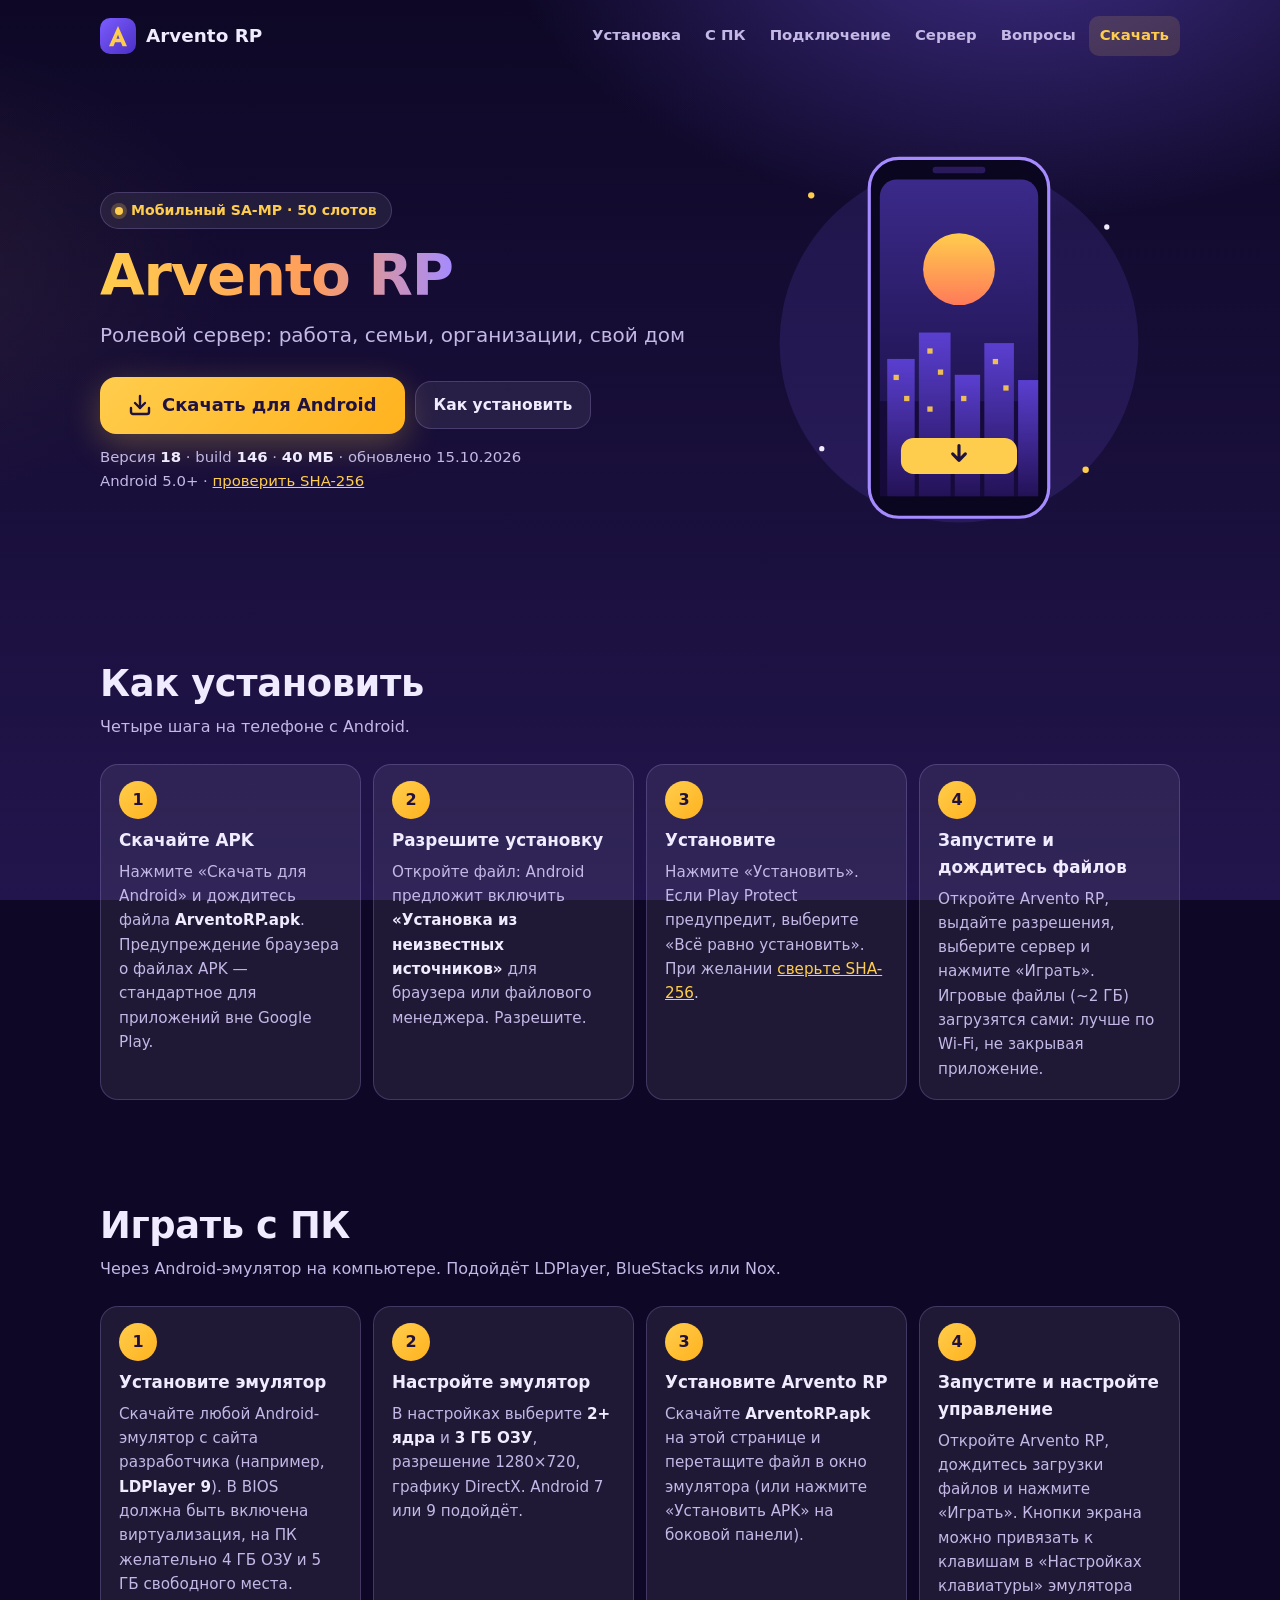
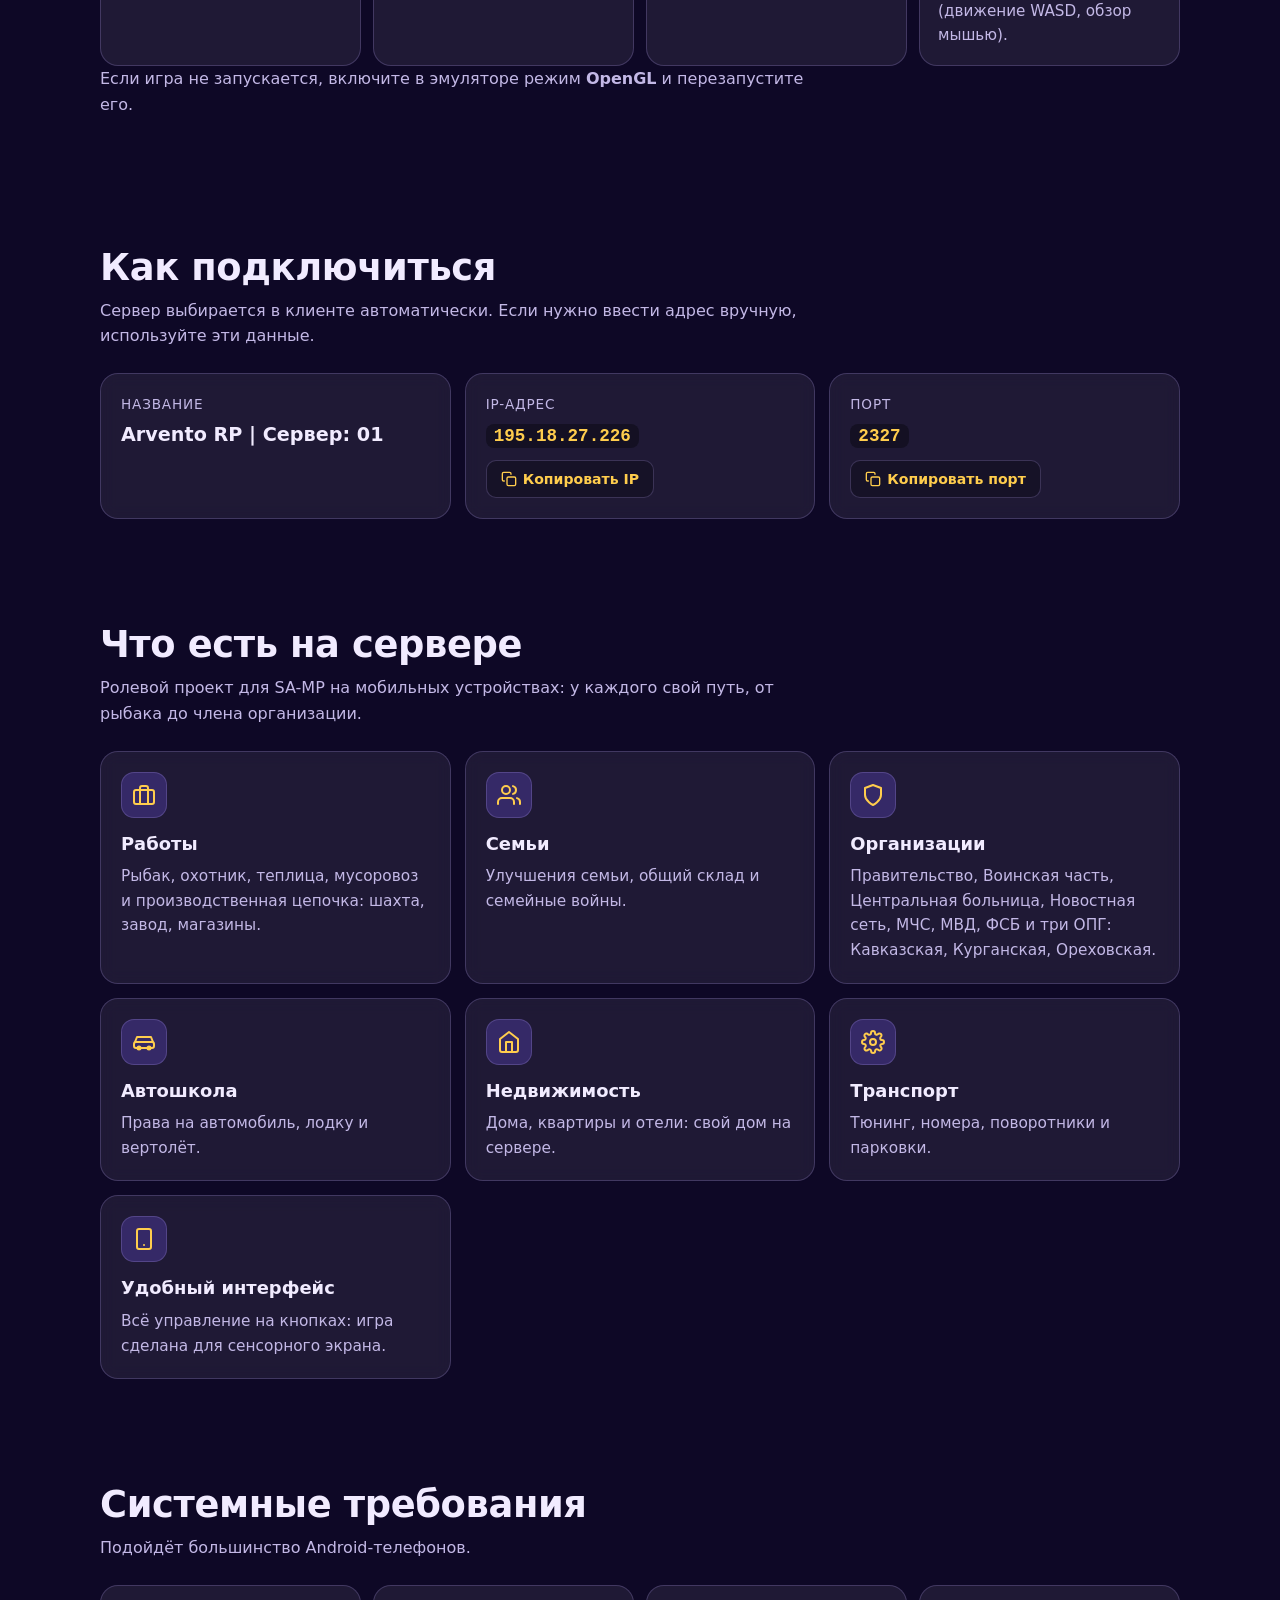
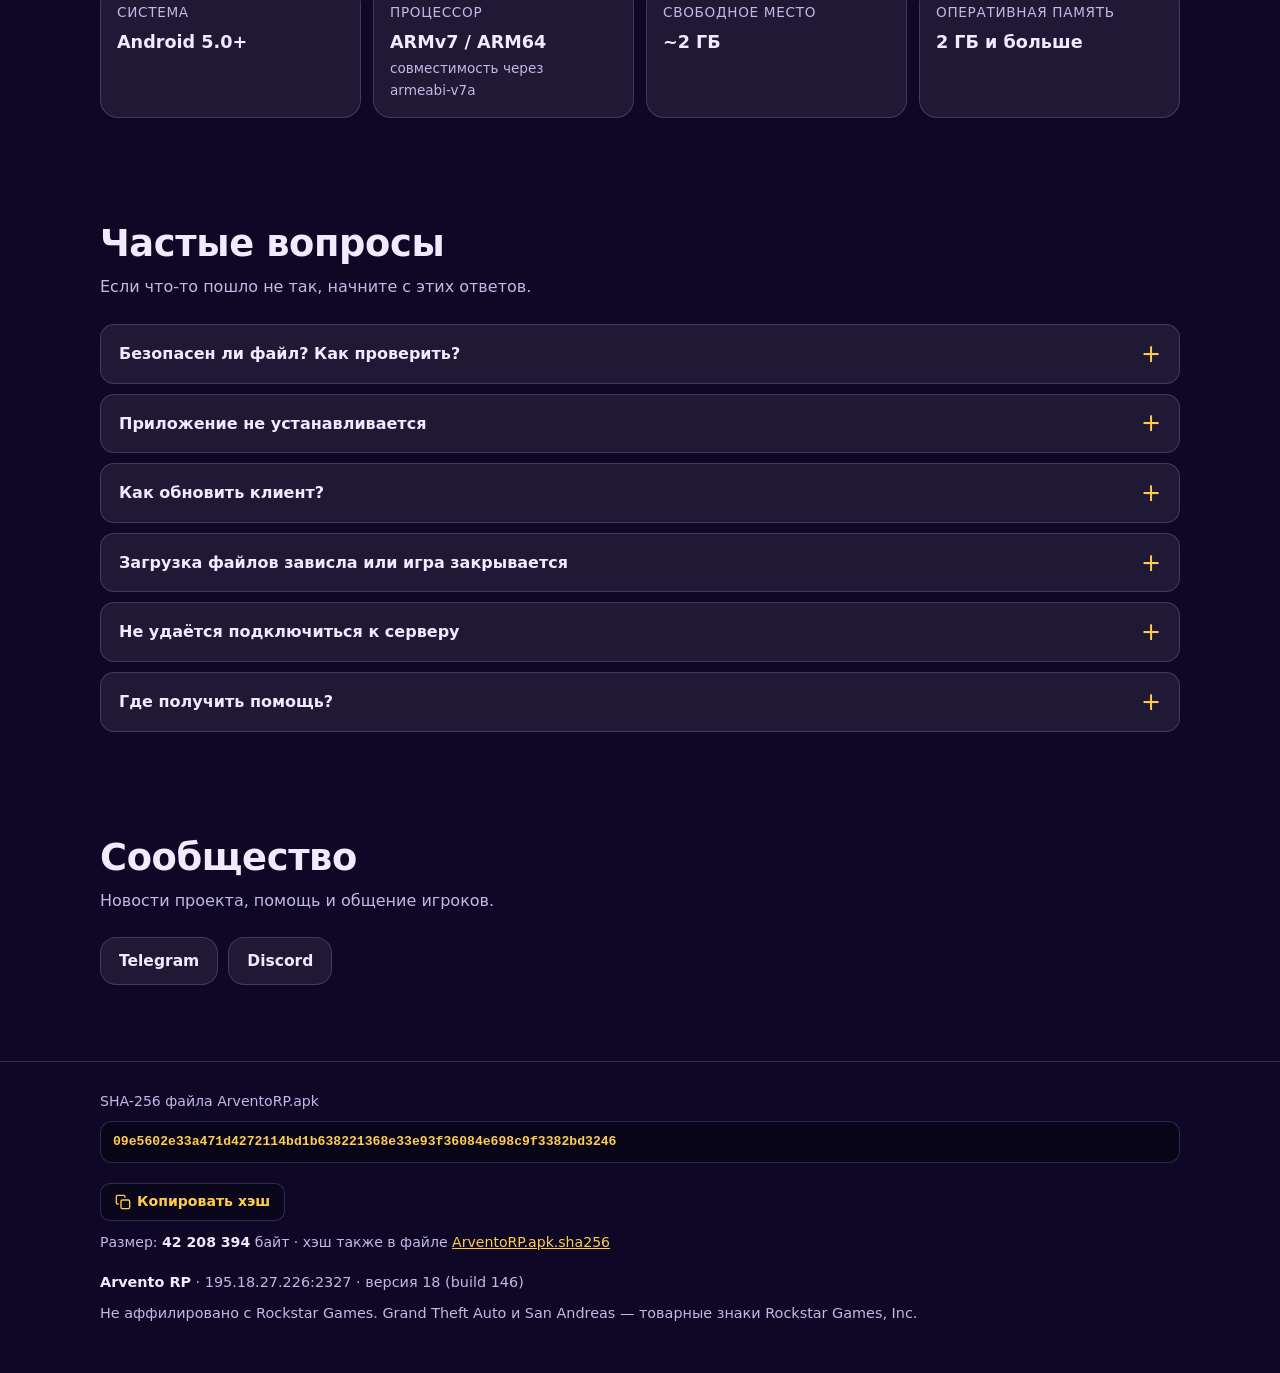
<file: docs/index.html>
<!doctype html>
<html lang="ru">
<head>
<meta charset="utf-8">
<meta name="viewport" content="width=device-width, initial-scale=1, viewport-fit=cover">
<title>Arvento RP — скачать клиент для Android</title>
<meta name="description" content="Arvento RP — мобильный ролевой сервер SA-MP: работы, семьи, организации, свой дом. Скачайте клиент для Android и подключайтесь: 195.18.27.226:2327.">
<meta name="color-scheme" content="dark">
<meta name="theme-color" content="#0e0826">
<meta property="og:type" content="website">
<meta property="og:title" content="Arvento RP — ролевой сервер для Android">
<meta property="og:description" content="Работа, семьи, организации, свой дом. Скачайте клиент и играйте с телефона: 195.18.27.226:2327.">
<link rel="icon" href="data:image/svg+xml,%3Csvg xmlns='http://www.w3.org/2000/svg' viewBox='0 0 32 32'%3E%3Crect width='32' height='32' rx='9' fill='%237c5cff'/%3E%3Cpath fill='%23ffcd4d' fill-rule='evenodd' d='M16 7l8 18h-4l-1.4-3.5h-5.2L12 25H8zM14.6 18.5h2.8L16 14.8z'/%3E%3C/svg%3E">
<style>
:root{
  color-scheme:dark;
  --bg0:#0e0826;--bg1:#2a1a5c;
  --violet:#7c5cff;--violet-2:#a58bff;
  --gold:#ffcd4d;--gold-2:#ffb21e;
  --text:#f1ebff;--muted:#c3b8e6;
  --glass:rgba(255,255,255,.07);--glass-2:rgba(255,255,255,.11);
  --line:rgba(190,170,255,.22);
  --on-gold:#20123f;
  --r:18px;
  --mono:ui-monospace,SFMono-Regular,Menlo,Consolas,"Liberation Mono",monospace;
}
*,*::before,*::after{box-sizing:border-box}
[hidden]{display:none!important}
html{background:var(--bg0);-webkit-text-size-adjust:100%;text-size-adjust:100%;scroll-behavior:smooth;scroll-padding-top:12px}
body{
  margin:0;min-height:100vh;color:var(--text);overflow-wrap:break-word;
  background:
    radial-gradient(800px 460px at 80% -80px,rgba(124,92,255,.45),transparent 65%),
    radial-gradient(600px 400px at -10% 30%,rgba(255,205,77,.07),transparent 60%),
    linear-gradient(180deg,var(--bg0),var(--bg1) 140%);
  background-attachment:fixed;
  font:16px/1.6 system-ui,-apple-system,"Segoe UI",Roboto,"Helvetica Neue",Arial,"Noto Sans",sans-serif;
}
img,svg{max-width:100%}
a{color:var(--gold)}
b,strong{font-weight:700}
code,.mono{font-family:var(--mono)}
:focus-visible{outline:3px solid var(--gold);outline-offset:3px;border-radius:6px}
.wrap{width:min(1080px,100% - 32px);margin-inline:auto}
.nb{white-space:nowrap}
.noscript{margin:0;padding:10px 16px;background:#3a2a08;color:var(--gold);text-align:center;font-size:.9rem}
.testbanner{margin:0;padding:12px 16px;border-bottom:2px solid #ff6b45;background:#3b1409;color:#ffe3da;text-align:center;font-size:.95rem;overflow-wrap:anywhere}
.testbanner b{color:#fff}

/* header */
.top{padding:16px 0}
.top .wrap{display:flex;align-items:center;justify-content:space-between;gap:12px}
.brand{display:flex;align-items:center;gap:10px;color:var(--text);text-decoration:none;font-weight:800;font-size:1.15rem}
.logo{width:36px;height:36px;flex:none}
.nav{display:flex;flex-wrap:wrap;justify-content:flex-end;gap:2px}
.nav a{padding:8px 11px;border-radius:10px;color:var(--muted);text-decoration:none;font-weight:600;font-size:.93rem}
.nav a:hover{color:var(--text);background:var(--glass)}
.nav a.nav-dl{background:rgba(255,205,77,.14);color:var(--gold)}
@media (max-width:700px){.nav a:not(.nav-dl){display:none}}

/* hero */
.hero{padding:clamp(18px,5vw,60px) 0 clamp(28px,5vw,56px)}
.hero-grid{display:grid;grid-template-columns:minmax(0,1fr);gap:32px;align-items:center}
@media (min-width:880px){.hero-grid{grid-template-columns:minmax(0,1.15fr) minmax(0,.85fr);gap:40px}}
.pill{display:inline-flex;align-items:center;gap:8px;padding:6px 14px;border:1px solid var(--line);border-radius:999px;background:var(--glass);color:var(--gold);font-size:.88rem;font-weight:600}
.pill i{width:8px;height:8px;border-radius:50%;background:var(--gold);box-shadow:0 0 0 4px rgba(255,205,77,.22);animation:pulse 2.4s ease-in-out infinite}
h1{margin:16px 0 12px;font-size:clamp(2.1rem,1.3rem + 4vw,3.6rem);line-height:1.08;letter-spacing:-.02em}
h1 .hl{color:var(--gold)}
@supports ((-webkit-background-clip:text) or (background-clip:text)){
  h1 .hl{background:linear-gradient(90deg,var(--gold),#ff9d5c 60%,var(--violet-2));-webkit-background-clip:text;background-clip:text;color:transparent}
}
.lead{margin:0;max-width:52ch;color:var(--muted);font-size:clamp(1.02rem,.95rem + .5vw,1.25rem)}
.cta{margin-top:26px;display:flex;flex-direction:column;align-items:flex-start;gap:12px}
.cta-row{display:flex;flex-wrap:wrap;gap:10px;align-items:center;max-width:100%}
.cta-meta{margin:0;color:var(--muted);font-size:.93rem}
.cta-meta b{color:var(--text)}
.btn{display:inline-flex;align-items:center;justify-content:center;gap:10px;max-width:100%;min-height:56px;padding:14px 28px;border:0;border-radius:16px;font:inherit;font-weight:800;font-size:1.12rem;text-align:center;text-decoration:none;cursor:pointer}
.btn svg{flex:none;width:24px;height:24px}
.btn-primary{background:linear-gradient(135deg,var(--gold),var(--gold-2));color:var(--on-gold);box-shadow:0 10px 34px rgba(255,205,77,.28);transition:transform .15s,box-shadow .15s,filter .15s}
.btn-primary:hover{transform:translateY(-2px);filter:brightness(1.06);box-shadow:0 14px 40px rgba(255,205,77,.38)}
.btn-ghost{min-height:48px;padding:10px 18px;border:1px solid var(--line);background:var(--glass);color:var(--text);font-weight:600;font-size:.97rem}
.btn-ghost:hover{border-color:var(--gold);color:var(--gold)}
@media (max-width:640px){.cta,.cta-row{align-items:stretch;width:100%}.cta-row .btn{flex:1 1 100%}}

/* hero art */
.art{display:block;width:100%;max-width:380px;height:auto;margin-inline:auto}
.art .float{animation:float 6s ease-in-out infinite;transform-origin:center}
.art .tw{animation:twinkle 3s ease-in-out infinite}
.art .tw2{animation-delay:1.1s}.art .tw3{animation-delay:2s}
@keyframes float{50%{transform:translateY(-10px)}}
@keyframes twinkle{50%{opacity:.25}}
@keyframes pulse{50%{box-shadow:0 0 0 8px rgba(255,205,77,.05)}}

/* glass cards */
.card{padding:20px;border:1px solid var(--line);border-radius:var(--r);background:var(--glass);-webkit-backdrop-filter:blur(8px);backdrop-filter:blur(8px)}
.sec{padding:clamp(26px,5vw,52px) 0}
.sec-h{margin:0 0 8px;font-size:clamp(1.55rem,1.1rem + 1.9vw,2.3rem);line-height:1.2;letter-spacing:-.01em}
.sec-sub{margin:0 0 24px;max-width:70ch;color:var(--muted)}
.grid{display:grid;gap:14px;grid-template-columns:repeat(auto-fit,minmax(min(100%,300px),1fr))}
.feat .ic{display:grid;place-items:center;width:46px;height:46px;margin-bottom:12px;border:1px solid var(--line);border-radius:13px;background:rgba(124,92,255,.25);color:var(--gold)}
.feat .ic svg{width:24px;height:24px}
.feat h3{margin:0 0 6px;font-size:1.12rem}
.feat p{margin:0;color:var(--muted);font-size:.96rem}

/* server box */
.conn{display:grid;gap:14px;grid-template-columns:repeat(auto-fit,minmax(min(100%,240px),1fr))}
.conn .card .k{margin:0 0 4px;color:var(--muted);font-size:.85rem;letter-spacing:.06em;text-transform:uppercase}
.conn .card .v{margin:0;font-size:1.2rem;font-weight:700;overflow-wrap:anywhere}
.ip{padding:2px 8px;border-radius:8px;background:rgba(0,0,0,.35);color:var(--gold);font-size:1.1rem}
.copy{display:inline-flex;align-items:center;gap:6px;min-height:38px;margin-top:10px;padding:6px 14px;border:1px solid var(--line);border-radius:10px;background:rgba(0,0,0,.25);color:var(--gold);font:inherit;font-size:.88rem;font-weight:600;cursor:pointer}
.copy:hover{border-color:var(--gold)}
.copy svg{flex:none;width:16px;height:16px}

/* steps */
.steps{display:grid;gap:12px;margin:0;padding:0;list-style:none;counter-reset:step;grid-template-columns:repeat(auto-fit,minmax(min(100%,240px),1fr))}
.steps li{position:relative;padding:62px 18px 18px;border:1px solid var(--line);border-radius:var(--r);background:var(--glass);counter-increment:step}
.steps li::before{content:counter(step);position:absolute;left:18px;top:16px;display:grid;place-items:center;width:38px;height:38px;border-radius:50%;background:linear-gradient(135deg,var(--gold),var(--gold-2));color:var(--on-gold);font-weight:800}
.steps h3{margin:0 0 6px;font-size:1.05rem}
.steps p{margin:0;color:var(--muted);font-size:.95rem}
.steps b{color:var(--text)}

/* requirements */
.req{display:grid;gap:12px;margin:0;grid-template-columns:repeat(auto-fit,minmax(min(100%,200px),1fr))}
.req div{padding:16px;border:1px solid var(--line);border-radius:var(--r);background:var(--glass)}
.req dt{color:var(--muted);font-size:.85rem;letter-spacing:.05em;text-transform:uppercase}
.req dd{margin:4px 0 0;font-size:1.1rem;font-weight:700}
.req small{display:block;margin-top:2px;color:var(--muted);font-size:.85rem;font-weight:400}

/* faq */
.faq{display:grid;gap:10px}
details{border:1px solid var(--line);border-radius:14px;background:var(--glass)}
details[open]{background:var(--glass-2);border-color:rgba(255,205,77,.4)}
summary{position:relative;padding:16px 50px 16px 18px;font-weight:700;cursor:pointer;list-style:none}
summary::-webkit-details-marker{display:none}
summary::after{content:"+";position:absolute;right:18px;top:50%;transform:translateY(-50%);color:var(--gold);font-size:1.5rem;font-weight:500;line-height:1}
details[open] summary::after{content:"\2212"}
.ans{padding:0 18px 16px;color:var(--muted)}
.ans p{margin:0 0 10px}.ans p:last-child{margin-bottom:0}
.ans ol{margin:0 0 10px;padding-left:22px}
.ans b{color:var(--text)}

.comm{display:flex;flex-wrap:wrap;gap:10px}

/* footer */
.foot{margin-top:24px;padding:28px 0 40px;border-top:1px solid var(--line);color:var(--muted);font-size:.9rem}
.foot p{margin:0 0 8px}
.foot b{color:var(--text)}
.mini{margin:0 0 4px;color:var(--muted);font-size:.88rem}
.hash{display:block;margin:6px 0 10px;padding:10px 12px;border:1px solid var(--line);border-radius:12px;background:rgba(0,0,0,.35);color:var(--gold);font:600 .82rem/1.5 var(--mono);overflow-wrap:anywhere;word-break:break-all;user-select:all}

@media (prefers-reduced-motion:reduce){
  html{scroll-behavior:auto}
  *,*::before,*::after{transition:none!important;animation:none!important}
}
</style>
</head>
<body>
<!--APK:TESTBANNER--><!--/APK:TESTBANNER-->
<noscript><p class="noscript">JavaScript отключён: кнопки «Копировать» и ссылки на сообщества недоступны. Скачивание и инструкция работают как обычно.</p></noscript>

<header class="top">
  <div class="wrap">
    <a class="brand" href="#top" aria-label="Arvento RP — наверх">
      <svg class="logo" viewBox="0 0 32 32" aria-hidden="true"><defs><linearGradient id="lg" x1="0" y1="0" x2="1" y2="1"><stop offset="0" stop-color="#7c5cff"/><stop offset="1" stop-color="#4a2fc4"/></linearGradient></defs><rect width="32" height="32" rx="9" fill="url(#lg)"/><path fill="#ffcd4d" fill-rule="evenodd" d="M16 7l8 18h-4l-1.4-3.5h-5.2L12 25H8zM14.6 18.5h2.8L16 14.8z"/></svg>
      <span>Arvento RP</span>
    </a>
    <nav class="nav" aria-label="Разделы страницы">
      <a href="#install">Установка</a>
      <a href="#pc">С ПК</a>
      <a href="#connect">Подключение</a>
      <a href="#features">Сервер</a>
      <a href="#faq">Вопросы</a>
      <a class="nav-dl" href="#download">Скачать</a>
    </nav>
  </div>
</header>

<main id="top">
  <section class="hero" id="download" aria-labelledby="h-title">
    <div class="wrap hero-grid">
      <div>
        <span class="pill"><i aria-hidden="true"></i>Мобильный SA-MP · 50 слотов</span>
        <h1 id="h-title"><span class="hl">Arvento RP</span></h1>
        <p class="lead">Ролевой сервер: работа, семьи, организации, свой дом</p>
        <div class="cta">
          <div class="cta-row">
            <a class="btn btn-primary" id="dl" href="https://github.com/molikmolikk-creator/arvento-rp/releases/download/v1/ArventoRP.apk" download>
              <svg viewBox="0 0 24 24" fill="none" stroke="currentColor" stroke-width="2.4" stroke-linecap="round" stroke-linejoin="round" aria-hidden="true"><path d="M21 15v4a2 2 0 0 1-2 2H5a2 2 0 0 1-2-2v-4"/><path d="M7 10l5 5 5-5"/><path d="M12 15V3"/></svg>
              <span>Скачать для Android</span>
            </a>
            <a class="btn btn-ghost" href="#install">Как установить</a>
          </div>
          <p class="cta-meta">Версия <b data-v="version"><!--APK:VERSION-->18<!--/APK:VERSION--></b> · build <b data-v="build"><!--APK:BUILD-->146<!--/APK:BUILD--></b> · <b data-v="size"><!--APK:SIZE-->40 МБ<!--/APK:SIZE--></b> · обновлено <span data-v="updated"><!--APK:UPDATED-->15.10.2026<!--/APK:UPDATED--></span><br>Android 5.0+ · <a href="#verify">проверить SHA-256</a></p>
        </div>
      </div>

      <svg class="art" viewBox="0 0 360 400" role="img" aria-label="Иллюстрация: телефон на фоне ночного города">
        <defs>
          <linearGradient id="sky" x1="0" y1="0" x2="0" y2="1"><stop offset="0" stop-color="#3b2a8a"/><stop offset="1" stop-color="#150a3a"/></linearGradient>
          <linearGradient id="sun" x1="0" y1="0" x2="0" y2="1"><stop offset="0" stop-color="#ffcd4d"/><stop offset="1" stop-color="#ff7a59"/></linearGradient>
          <linearGradient id="bld" x1="0" y1="0" x2="0" y2="1"><stop offset="0" stop-color="#5a3fd0"/><stop offset="1" stop-color="#241257"/></linearGradient>
        </defs>
        <circle cx="180" cy="200" r="170" fill="#7c5cff" opacity=".14"/>
        <circle class="tw" cx="40" cy="60" r="3" fill="#ffcd4d"/>
        <circle class="tw tw2" cx="320" cy="90" r="2.5" fill="#f1ebff"/>
        <circle class="tw tw3" cx="300" cy="320" r="3" fill="#ffcd4d"/>
        <circle class="tw tw2" cx="50" cy="300" r="2.5" fill="#f1ebff"/>
        <g class="float">
          <rect x="95" y="25" width="170" height="340" rx="28" fill="#0b0620" stroke="#a58bff" stroke-width="3"/>
          <rect x="105" y="45" width="150" height="300" rx="16" fill="url(#sky)"/>
          <rect x="155" y="33" width="50" height="6" rx="3" fill="#2a1a5c"/>
          <circle cx="180" cy="130" r="34" fill="url(#sun)"/>
          <path d="M105 255h150v90H105z" fill="#150a3a"/>
          <rect x="112" y="215" width="26" height="130" fill="url(#bld)"/>
          <rect x="142" y="190" width="30" height="155" fill="url(#bld)"/>
          <rect x="176" y="230" width="24" height="115" fill="url(#bld)"/>
          <rect x="204" y="200" width="28" height="145" fill="url(#bld)"/>
          <rect x="236" y="235" width="19" height="110" fill="url(#bld)"/>
          <g fill="#ffcd4d" opacity=".9"><rect x="118" y="230" width="5" height="5"/><rect x="128" y="250" width="5" height="5"/><rect x="150" y="205" width="5" height="5"/><rect x="160" y="225" width="5" height="5"/><rect x="150" y="260" width="5" height="5"/><rect x="212" y="215" width="5" height="5"/><rect x="222" y="240" width="5" height="5"/><rect x="182" y="250" width="5" height="5"/></g>
          <rect x="125" y="290" width="110" height="34" rx="12" fill="#ffcd4d"/>
          <path d="M180 297v14m-6-6l6 6 6-6" stroke="#20123f" stroke-width="3" fill="none" stroke-linecap="round" stroke-linejoin="round"/>
        </g>
      </svg>
    </div>
  </section>

  <section class="sec" id="install" aria-labelledby="h-inst">
    <div class="wrap">
      <h2 class="sec-h" id="h-inst">Как установить</h2>
      <p class="sec-sub">Четыре шага на телефоне с Android.</p>
      <ol class="steps">
        <li><h3>Скачайте APK</h3><p>Нажмите «Скачать для Android» и дождитесь файла <b>ArventoRP.apk</b>. Предупреждение браузера о файлах APK — стандартное для приложений вне Google Play.</p></li>
        <li><h3>Разрешите установку</h3><p>Откройте файл: Android предложит включить <b>«Установка из неизвестных источников»</b> для браузера или файлового менеджера. Разрешите.</p></li>
        <li><h3>Установите</h3><p>Нажмите «Установить». Если Play Protect предупредит, выберите «Всё равно установить». При желании <a href="#verify">сверьте SHA-256</a>.</p></li>
        <li><h3>Запустите и дождитесь файлов</h3><p>Откройте Arvento RP, выдайте разрешения, выберите сервер и нажмите «Играть». Игровые файлы (~2 ГБ) загрузятся сами: лучше по Wi-Fi, не закрывая приложение.</p></li>
      </ol>
    </div>
  </section>

  <section class="sec" id="pc" aria-labelledby="h-pc">
    <div class="wrap">
      <h2 class="sec-h" id="h-pc">Играть с ПК</h2>
      <p class="sec-sub">Через Android-эмулятор на компьютере. Подойдёт LDPlayer, BlueStacks или Nox.</p>
      <ol class="steps">
        <li><h3>Установите эмулятор</h3><p>Скачайте любой Android-эмулятор с сайта разработчика (например, <b>LDPlayer 9</b>). В BIOS должна быть включена виртуализация, на ПК желательно 4 ГБ ОЗУ и 5 ГБ свободного места.</p></li>
        <li><h3>Настройте эмулятор</h3><p>В настройках выберите <b>2+ ядра</b> и <b>3 ГБ ОЗУ</b>, разрешение 1280×720, графику DirectX. Android 7 или 9 подойдёт.</p></li>
        <li><h3>Установите Arvento RP</h3><p>Скачайте <b>ArventoRP.apk</b> на этой странице и перетащите файл в окно эмулятора (или нажмите «Установить APK» на боковой панели).</p></li>
        <li><h3>Запустите и настройте управление</h3><p>Откройте Arvento RP, дождитесь загрузки файлов и нажмите «Играть». Кнопки экрана можно привязать к клавишам в «Настройках клавиатуры» эмулятора (движение WASD, обзор мышью).</p></li>
      </ol>
      <p class="sec-sub">Если игра не запускается, включите в эмуляторе режим <b>OpenGL</b> и перезапустите его.</p>
    </div>
  </section>

  <section class="sec" id="connect" aria-labelledby="h-conn">
    <div class="wrap">
      <h2 class="sec-h" id="h-conn">Как подключиться</h2>
      <p class="sec-sub">Сервер выбирается в клиенте автоматически. Если нужно ввести адрес вручную, используйте эти данные.</p>
      <div class="conn">
        <div class="card"><p class="k">Название</p><p class="v">Arvento RP | Сервер: 01</p></div>
        <div class="card"><p class="k">IP-адрес</p><p class="v"><code class="ip" id="ip">195.18.27.226</code></p><button class="copy" type="button" data-copy-from="#ip" hidden><svg viewBox="0 0 24 24" fill="none" stroke="currentColor" stroke-width="2" stroke-linecap="round" stroke-linejoin="round" aria-hidden="true"><rect x="9" y="9" width="13" height="13" rx="2"/><path d="M5 15H4a2 2 0 0 1-2-2V4a2 2 0 0 1 2-2h9a2 2 0 0 1 2 2v1"/></svg><span class="lbl">Копировать IP</span></button></div>
        <div class="card"><p class="k">Порт</p><p class="v"><code class="ip" id="port">2327</code></p><button class="copy" type="button" data-copy-from="#port" hidden><svg viewBox="0 0 24 24" fill="none" stroke="currentColor" stroke-width="2" stroke-linecap="round" stroke-linejoin="round" aria-hidden="true"><rect x="9" y="9" width="13" height="13" rx="2"/><path d="M5 15H4a2 2 0 0 1-2-2V4a2 2 0 0 1 2-2h9a2 2 0 0 1 2 2v1"/></svg><span class="lbl">Копировать порт</span></button></div>
      </div>
    </div>
  </section>

  <section class="sec" id="features" aria-labelledby="h-feat">
    <div class="wrap">
      <h2 class="sec-h" id="h-feat">Что есть на сервере</h2>
      <p class="sec-sub">Ролевой проект для SA-MP на мобильных устройствах: у каждого свой путь, от рыбака до члена организации.</p>
      <div class="grid">
        <article class="card feat">
          <div class="ic"><svg viewBox="0 0 24 24" fill="none" stroke="currentColor" stroke-width="2" stroke-linecap="round" stroke-linejoin="round" aria-hidden="true"><rect x="2" y="7" width="20" height="14" rx="2"/><path d="M16 21V5a2 2 0 0 0-2-2h-4a2 2 0 0 0-2 2v16"/></svg></div>
          <h3>Работы</h3><p>Рыбак, охотник, теплица, мусоровоз и производственная цепочка: шахта, завод, магазины.</p>
        </article>
        <article class="card feat">
          <div class="ic"><svg viewBox="0 0 24 24" fill="none" stroke="currentColor" stroke-width="2" stroke-linecap="round" stroke-linejoin="round" aria-hidden="true"><path d="M17 21v-2a4 4 0 0 0-4-4H5a4 4 0 0 0-4 4v2"/><circle cx="9" cy="7" r="4"/><path d="M23 21v-2a4 4 0 0 0-3-3.87"/><path d="M16 3.13a4 4 0 0 1 0 7.75"/></svg></div>
          <h3>Семьи</h3><p>Улучшения семьи, общий склад и семейные войны.</p>
        </article>
        <article class="card feat">
          <div class="ic"><svg viewBox="0 0 24 24" fill="none" stroke="currentColor" stroke-width="2" stroke-linecap="round" stroke-linejoin="round" aria-hidden="true"><path d="M12 22s8-4 8-10V5l-8-3-8 3v7c0 6 8 10 8 10z"/></svg></div>
          <h3>Организации</h3><p>Правительство, Воинская часть, Центральная больница, Новостная сеть, МЧС, МВД, ФСБ и три ОПГ: Кавказская, Курганская, Ореховская.</p>
        </article>
        <article class="card feat">
          <div class="ic"><svg viewBox="0 0 24 24" fill="none" stroke="currentColor" stroke-width="2" stroke-linecap="round" stroke-linejoin="round" aria-hidden="true"><path d="M3 12l2-5h14l2 5"/><rect x="2" y="12" width="20" height="6" rx="2"/><circle cx="7" cy="18" r="1.5"/><circle cx="17" cy="18" r="1.5"/></svg></div>
          <h3>Автошкола</h3><p>Права на автомобиль, лодку и вертолёт.</p>
        </article>
        <article class="card feat">
          <div class="ic"><svg viewBox="0 0 24 24" fill="none" stroke="currentColor" stroke-width="2" stroke-linecap="round" stroke-linejoin="round" aria-hidden="true"><path d="M3 9l9-7 9 7v11a2 2 0 0 1-2 2H5a2 2 0 0 1-2-2z"/><path d="M9 22V12h6v10"/></svg></div>
          <h3>Недвижимость</h3><p>Дома, квартиры и отели: свой дом на сервере.</p>
        </article>
        <article class="card feat">
          <div class="ic"><svg viewBox="0 0 24 24" fill="none" stroke="currentColor" stroke-width="2" stroke-linecap="round" stroke-linejoin="round" aria-hidden="true"><circle cx="12" cy="12" r="3"/><path d="M19.4 15a1.7 1.7 0 0 0 .3 1.8l.1.1a2 2 0 1 1-2.8 2.8l-.1-.1a1.7 1.7 0 0 0-1.8-.3 1.7 1.7 0 0 0-1 1.5V21a2 2 0 1 1-4 0v-.1a1.7 1.7 0 0 0-1.1-1.5 1.7 1.7 0 0 0-1.8.3l-.1.1a2 2 0 1 1-2.8-2.8l.1-.1a1.7 1.7 0 0 0 .3-1.8 1.7 1.7 0 0 0-1.5-1H3a2 2 0 1 1 0-4h.1a1.7 1.7 0 0 0 1.5-1.1 1.7 1.7 0 0 0-.3-1.8l-.1-.1a2 2 0 1 1 2.8-2.8l.1.1a1.7 1.7 0 0 0 1.8.3H9a1.7 1.7 0 0 0 1-1.5V3a2 2 0 1 1 4 0v.1a1.7 1.7 0 0 0 1 1.5 1.7 1.7 0 0 0 1.8-.3l.1-.1a2 2 0 1 1 2.8 2.8l-.1.1a1.7 1.7 0 0 0-.3 1.8V9a1.7 1.7 0 0 0 1.5 1H21a2 2 0 1 1 0 4h-.1a1.7 1.7 0 0 0-1.5 1z"/></svg></div>
          <h3>Транспорт</h3><p>Тюнинг, номера, поворотники и парковки.</p>
        </article>
        <article class="card feat">
          <div class="ic"><svg viewBox="0 0 24 24" fill="none" stroke="currentColor" stroke-width="2" stroke-linecap="round" stroke-linejoin="round" aria-hidden="true"><rect x="5" y="2" width="14" height="20" rx="2"/><path d="M12 18h.01"/></svg></div>
          <h3>Удобный интерфейс</h3><p>Всё управление на кнопках: игра сделана для сенсорного экрана.</p>
        </article>
      </div>
    </div>
  </section>

  <section class="sec" id="req" aria-labelledby="h-req">
    <div class="wrap">
      <h2 class="sec-h" id="h-req">Системные требования</h2>
      <p class="sec-sub">Подойдёт большинство Android-телефонов.</p>
      <dl class="req">
        <div><dt>Система</dt><dd>Android 5.0+</dd></div>
        <div><dt>Процессор</dt><dd>ARMv7 / ARM64<small>совместимость через <span class="nb">armeabi-v7a</span></small></dd></div>
        <div><dt>Свободное место</dt><dd>~2 ГБ</dd></div>
        <div><dt>Оперативная память</dt><dd>2 ГБ и больше</dd></div>
      </dl>
    </div>
  </section>

  <section class="sec" id="faq" aria-labelledby="h-faq">
    <div class="wrap">
      <h2 class="sec-h" id="h-faq">Частые вопросы</h2>
      <p class="sec-sub">Если что-то пошло не так, начните с этих ответов.</p>
      <div class="faq">
        <details>
          <summary>Безопасен ли файл? Как проверить?</summary>
          <div class="ans"><p>Скачивайте APK только с этой страницы. Сверьте SHA-256 файла с хэшем в нижней части страницы: в Windows <b>certutil -hashfile ArventoRP.apk SHA256</b>, в Linux и macOS <b>sha256sum ArventoRP.apk</b>. Если хэш не совпал, не устанавливайте файл.</p></div>
        </details>
        <details>
          <summary>Приложение не устанавливается</summary>
          <div class="ans"><p>Проверьте, что разрешена установка из неизвестных источников для вашего браузера или файлового менеджера, что версия Android 5.0 или новее и что хватает места. Если файл скачался не полностью, загрузите его заново и сверьте SHA-256.</p></div>
        </details>
        <details>
          <summary>Как обновить клиент?</summary>
          <div class="ans"><p>Скачайте актуальный APK с этой страницы и установите поверх старого: данные сохранятся. Номер версии указан в верхней части страницы.</p></div>
        </details>
        <details>
          <summary>Загрузка файлов зависла или игра закрывается</summary>
          <div class="ans">
            <ol>
              <li>Откройте «Настройки» в клиенте и нажмите <b>«Удалить кеш загрузки»</b>, при необходимости <b>«Удалить файлы игры»</b>.</li>
              <li>Нажмите «Перезапустить лаунчер», выберите сервер и «Играть».</li>
              <li>Подключитесь к Wi-Fi и не закрывайте приложение, пока идёт загрузка.</li>
            </ol>
          </div>
        </details>
        <details>
          <summary>Не удаётся подключиться к серверу</summary>
          <div class="ans"><p>Проверьте интернет и повторите попытку позже: сервер может перезапускаться. Адрес для ручного ввода: <b>195.18.27.226:2327</b>.</p></div>
        </details>
        <details>
          <summary>Где получить помощь?</summary>
          <div class="ans"><p>Задайте вопрос в сообществе проекта (кнопки в разделе «Сообщество», если он отображается) или напишите администрации прямо на сервере.</p></div>
        </details>
      </div>
    </div>
  </section>

  <section class="sec" id="community" aria-labelledby="h-comm" hidden>
    <div class="wrap">
      <h2 class="sec-h" id="h-comm">Сообщество</h2>
      <p class="sec-sub">Новости проекта, помощь и общение игроков.</p>
      <div class="comm">
        <a class="btn btn-ghost" data-link="telegram" rel="noopener noreferrer" target="_blank" hidden>Telegram</a>
        <a class="btn btn-ghost" data-link="vk" rel="noopener noreferrer" target="_blank" hidden>ВКонтакте</a>
        <a class="btn btn-ghost" data-link="discord" rel="noopener noreferrer" target="_blank" hidden>Discord</a>
        <a class="btn btn-ghost" data-link="site" rel="noopener noreferrer" target="_blank" hidden>Сайт</a>
      </div>
    </div>
  </section>
</main>

<footer class="foot" id="verify">
  <div class="wrap">
    <p class="mini">SHA-256 файла ArventoRP.apk</p>
    <code class="hash" id="sha"><span data-v="sha256"><!--APK:SHA256-->09e5602e33a471d4272114bd1b638221368e33e93f36084e698c9f3382bd3246<!--/APK:SHA256--></span></code>
    <button class="copy" type="button" data-copy-from="#sha" hidden><svg viewBox="0 0 24 24" fill="none" stroke="currentColor" stroke-width="2" stroke-linecap="round" stroke-linejoin="round" aria-hidden="true"><rect x="9" y="9" width="13" height="13" rx="2"/><path d="M5 15H4a2 2 0 0 1-2-2V4a2 2 0 0 1 2-2h9a2 2 0 0 1 2 2v1"/></svg><span class="lbl">Копировать хэш</span></button>
    <p class="mini" style="margin-top:10px">Размер: <b data-v="size_bytes"><!--APK:SIZEBYTES-->42 208 394<!--/APK:SIZEBYTES--></b> байт · хэш также в файле <a href="https://github.com/molikmolikk-creator/arvento-rp/releases/download/v1/ArventoRP.apk.sha256" download>ArventoRP.apk.sha256</a></p>
    <p id="vline" style="margin-top:18px"><b>Arvento RP</b> · 195.18.27.226:2327 · версия <span data-v="version">18</span> (build <span data-v="build">146</span>)</p>
    <p>Не аффилировано с Rockstar Games. Grand Theft Auto и San Andreas — товарные знаки Rockstar Games, Inc.</p>
  </div>
</footer>

<script>
(function () {
  'use strict';
  var d = document;
  function $$(sel, ctx) { return Array.prototype.slice.call((ctx || d).querySelectorAll(sel)); }
  function loadJSON(url, cb) {
    try {
      if (!window.fetch) { return; }
      fetch(url, { cache: 'no-store' })
        .then(function (r) { if (!r.ok) { throw new Error(String(r.status)); } return r.json(); })
        .then(cb)
        .catch(function () { /* missing file or opened from disk: keep embedded values */ });
    } catch (e) { /* ignore */ }
  }
  function setText(key, value) {
    $$('[data-v="' + key + '"]').forEach(function (el) { el.textContent = String(value); });
  }
  function group(n) { return String(n).replace(/\B(?=(\d{3})+(?!\d))/g, ' '); }

  loadJSON('links.json', function (data) {
    if (!data || typeof data !== 'object') { return; }
    var shown = 0;
    $$('[data-link]').forEach(function (a) {
      var v = data[a.getAttribute('data-link')];
      v = (typeof v === 'string') ? v.replace(/^\s+|\s+$/g, '') : '';
      if (/^https?:\/\/[^\s"'<>]+$/i.test(v)) { a.setAttribute('href', v); a.hidden = false; shown++; }
    });
    var sec = d.getElementById('community');
    if (sec && shown) { sec.hidden = false; }
  });

  loadJSON('version.json', function (v) {
    if (!v || typeof v !== 'object') { return; }
    if (v.version !== undefined && v.version !== '') { setText('version', v.version); }
    if (typeof v.build === 'number') { setText('build', v.build); }
    if (typeof v.updated === 'string') {
      var m = /^(\d{4})-(\d{2})-(\d{2})$/.exec(v.updated);
      if (m) { setText('updated', m[3] + '.' + m[2] + '.' + m[1]); }
    }
    if (typeof v.size_bytes === 'number' && v.size_bytes > 0) {
      setText('size', Math.round(v.size_bytes / 1048576) + ' МБ');
      setText('size_bytes', group(v.size_bytes));
    }
    if (typeof v.sha256 === 'string' && /^[0-9a-f]{64}$/i.test(v.sha256)) { setText('sha256', v.sha256.toLowerCase()); }
  });

  function legacyCopy(text) {
    return new Promise(function (resolve, reject) {
      try {
        var t = d.createElement('textarea');
        t.value = text; t.setAttribute('readonly', '');
        t.style.cssText = 'position:fixed;top:0;left:0;opacity:0;';
        d.body.appendChild(t); t.select(); t.setSelectionRange(0, text.length);
        var ok = d.execCommand('copy');
        d.body.removeChild(t);
        if (ok) { resolve(); } else { reject(new Error('copy failed')); }
      } catch (e) { reject(e); }
    });
  }
  function copyText(text) {
    if (navigator.clipboard && window.isSecureContext) {
      return navigator.clipboard.writeText(text).catch(function () { return legacyCopy(text); });
    }
    return legacyCopy(text);
  }
  $$('[data-copy-from]').forEach(function (btn) {
    btn.hidden = false;
    var lbl = btn.querySelector('.lbl');
    var original = lbl ? lbl.textContent : '';
    var timer = null;
    function flash(msg) {
      if (!lbl) { return; }
      lbl.textContent = msg;
      clearTimeout(timer);
      timer = setTimeout(function () { lbl.textContent = original; }, 1800);
    }
    btn.addEventListener('click', function () {
      var src = d.querySelector(btn.getAttribute('data-copy-from'));
      var text = src ? src.textContent.replace(/^\s+|\s+$/g, '') : '';
      if (!text) { return; }
      copyText(text).then(function () { flash('Скопировано'); }, function () { flash('Скопируйте вручную'); });
    });
  });
})();
</script>
</body>
</html>
</file>
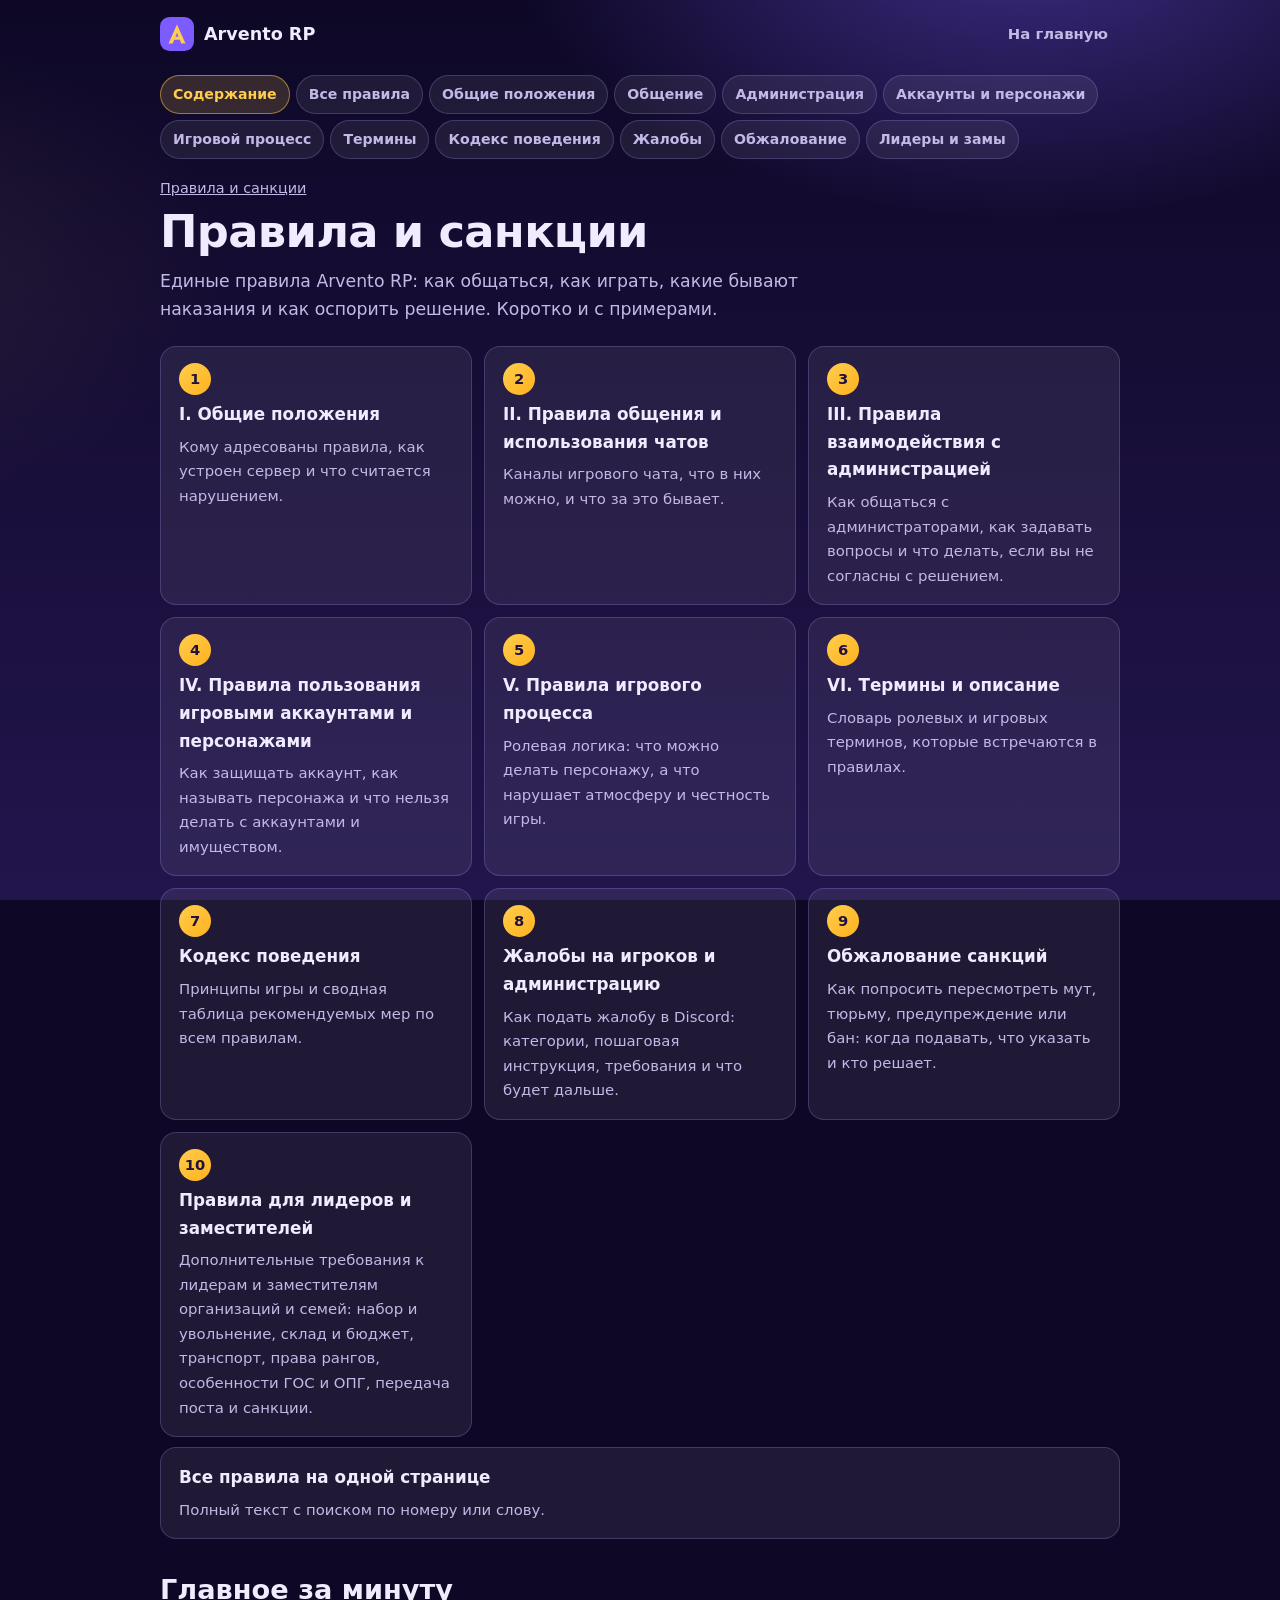
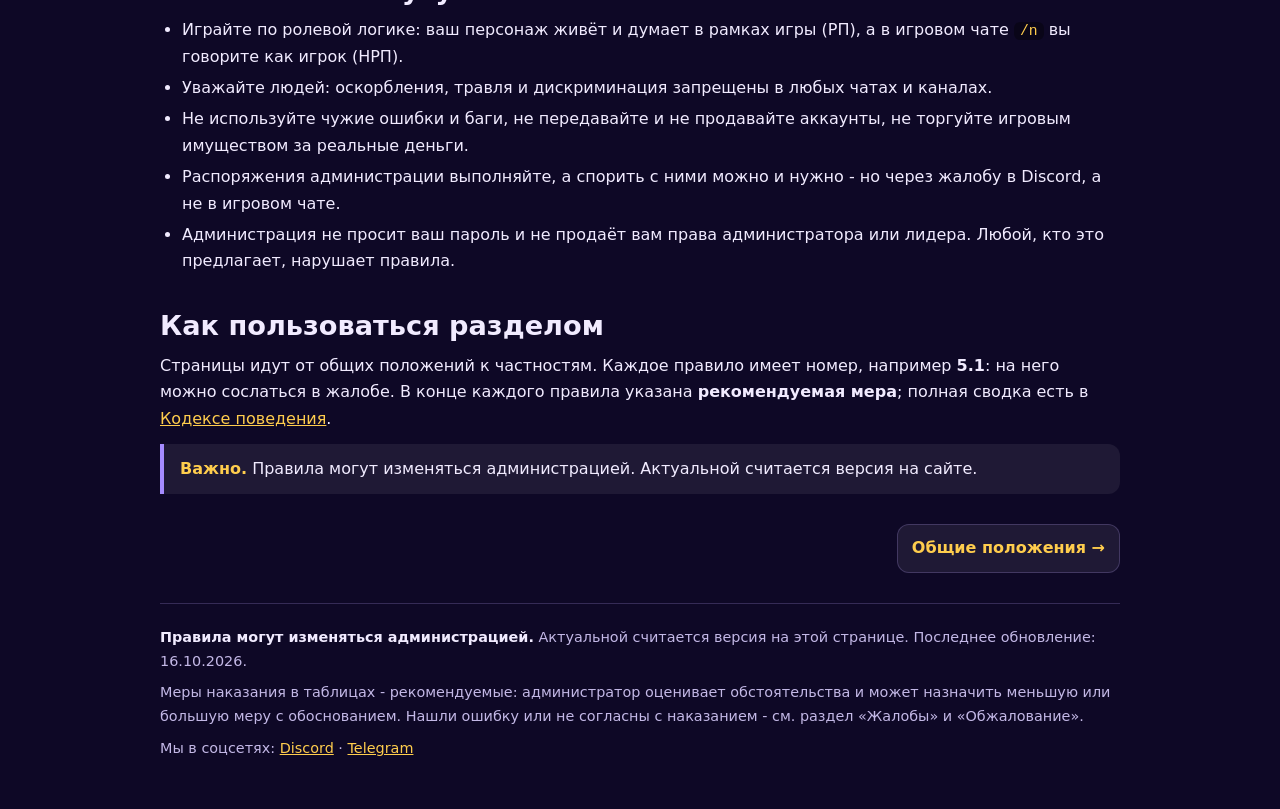
<file: docs/pravila/index.html>
<!doctype html>
<html lang="ru">
<head>
<meta charset="utf-8">
<meta name="viewport" content="width=device-width, initial-scale=1, viewport-fit=cover">
<title>Правила и санкции — Arvento RP</title>
<meta name="description" content="Единые правила Arvento RP: как общаться, как играть, какие бывают наказания и как оспорить решение. Коротко и с примерами.">
<meta name="color-scheme" content="dark">
<meta name="theme-color" content="#0e0826">
<link rel="icon" href="data:image/svg+xml,%3Csvg xmlns='http://www.w3.org/2000/svg' viewBox='0 0 32 32'%3E%3Crect width='32' height='32' rx='9' fill='%237c5cff'/%3E%3Cpath fill='%23ffcd4d' fill-rule='evenodd' d='M16 7l8 18h-4l-1.4-3.5h-5.2L12 25H8zM14.6 18.5h2.8L16 14.8z'/%3E%3C/svg%3E">
<link rel="stylesheet" href="rules.css">
</head>
<body>
<header class="top"><div class="wrap">
<a class="brand" href="index.html"><svg class="logo" viewBox="0 0 32 32" aria-hidden="true"><rect width="32" height="32" rx="9" fill="#7c5cff"/><path fill="#ffcd4d" fill-rule="evenodd" d="M16 7l8 18h-4l-1.4-3.5h-5.2L12 25H8zM14.6 18.5h2.8L16 14.8z"/></svg><span>Arvento RP</span></a>
<a class="back" href="index.html">На главную</a>
</div></header>
<div class="wrap">
<nav class="tabs" aria-label="Разделы правил"><a href="index.html" aria-current="page">Содержание</a><a href="vse-pravila.html">Все правила</a><a href="obshchie-polozheniya.html">Общие положения</a><a href="pravila-obshcheniya.html">Общение</a><a href="vzaimodeistvie-s-administraciei.html">Администрация</a><a href="akkaunty-i-personazhi.html">Аккаунты и персонажи</a><a href="igrovoi-process.html">Игровой процесс</a><a href="terminy.html">Термины</a><a href="kodeks-povedeniya.html">Кодекс поведения</a><a href="zhaloby.html">Жалобы</a><a href="obzhalovanie.html">Обжалование</a><a href="pravila-liderov.html">Лидеры и замы</a></nav>
<main>
<p class="crumb"><a href="index.html">Правила и санкции</a></p>
<h1>Правила и санкции</h1>
<p class="lead">Единые правила Arvento RP: как общаться, как играть, какие бывают наказания и как оспорить решение. Коротко и с примерами.</p>
<div class="tiles"><a class="card tile" href="obshchie-polozheniya.html"><span class="tn">1</span><strong>I. Общие положения</strong><span>Кому адресованы правила, как устроен сервер и что считается нарушением.</span></a><a class="card tile" href="pravila-obshcheniya.html"><span class="tn">2</span><strong>II. Правила общения и использования чатов</strong><span>Каналы игрового чата, что в них можно, и что за это бывает.</span></a><a class="card tile" href="vzaimodeistvie-s-administraciei.html"><span class="tn">3</span><strong>III. Правила взаимодействия с администрацией</strong><span>Как общаться с администраторами, как задавать вопросы и что делать, если вы не согласны с решением.</span></a><a class="card tile" href="akkaunty-i-personazhi.html"><span class="tn">4</span><strong>IV. Правила пользования игровыми аккаунтами и персонажами</strong><span>Как защищать аккаунт, как называть персонажа и что нельзя делать с аккаунтами и имуществом.</span></a><a class="card tile" href="igrovoi-process.html"><span class="tn">5</span><strong>V. Правила игрового процесса</strong><span>Ролевая логика: что можно делать персонажу, а что нарушает атмосферу и честность игры.</span></a><a class="card tile" href="terminy.html"><span class="tn">6</span><strong>VI. Термины и описание</strong><span>Словарь ролевых и игровых терминов, которые встречаются в правилах.</span></a><a class="card tile" href="kodeks-povedeniya.html"><span class="tn">7</span><strong>Кодекс поведения</strong><span>Принципы игры и сводная таблица рекомендуемых мер по всем правилам.</span></a><a class="card tile" href="zhaloby.html"><span class="tn">8</span><strong>Жалобы на игроков и администрацию</strong><span>Как подать жалобу в Discord: категории, пошаговая инструкция, требования и что будет дальше.</span></a><a class="card tile" href="obzhalovanie.html"><span class="tn">9</span><strong>Обжалование санкций</strong><span>Как попросить пересмотреть мут, тюрьму, предупреждение или бан: когда подавать, что указать и кто решает.</span></a><a class="card tile" href="pravila-liderov.html"><span class="tn">10</span><strong>Правила для лидеров и заместителей</strong><span>Дополнительные требования к лидерам и заместителям организаций и семей: набор и увольнение, склад и бюджет, транспорт, права рангов, особенности ГОС и ОПГ, передача поста и санкции.</span></a></div><p><a class="card tile" href="vse-pravila.html"><strong>Все правила на одной странице</strong><span>Полный текст с поиском по номеру или слову.</span></a></p><h2>Главное за минуту</h2><ul><li>Играйте по ролевой логике: ваш персонаж живёт и думает в рамках игры (РП), а в игровом чате <code>/n</code> вы говорите как игрок (НРП).</li><li>Уважайте людей: оскорбления, травля и дискриминация запрещены в любых чатах и каналах.</li><li>Не используйте чужие ошибки и баги, не передавайте и не продавайте аккаунты, не торгуйте игровым имуществом за реальные деньги.</li><li>Распоряжения администрации выполняйте, а спорить с ними можно и нужно - но через жалобу в Discord, а не в игровом чате.</li><li>Администрация не просит ваш пароль и не продаёт вам права администратора или лидера. Любой, кто это предлагает, нарушает правила.</li></ul><h2>Как пользоваться разделом</h2><p>Страницы идут от общих положений к частностям. Каждое правило имеет номер, например <strong>5.1</strong>: на него можно сослаться в жалобе. В конце каждого правила указана <strong>рекомендуемая мера</strong>; полная сводка есть в <a href="kodeks-povedeniya.html">Кодексе поведения</a>.</p><div class="note"><strong>Важно.</strong> Правила могут изменяться администрацией. Актуальной считается версия на сайте.</div>
<nav class="pn" aria-label="Соседние страницы"><span></span><span><a href="obshchie-polozheniya.html">Общие положения &rarr;</a></span></nav>
</main>
<footer class="foot">
<p><strong>Правила могут изменяться администрацией.</strong> Актуальной считается версия на этой странице. Последнее обновление: 16.10.2026.</p>
<p>Меры наказания в таблицах - рекомендуемые: администратор оценивает обстоятельства и может назначить меньшую или большую меру с обоснованием. Нашли ошибку или не согласны с наказанием - см. раздел «Жалобы» и «Обжалование».</p>
<p>Мы в соцсетях: <a href="https://discord.gg/J7GY6a5fT">Discord</a> · <a href="https://t.me/ArventoRP">Telegram</a></p></footer>
</div>
</body>
</html>
</file>
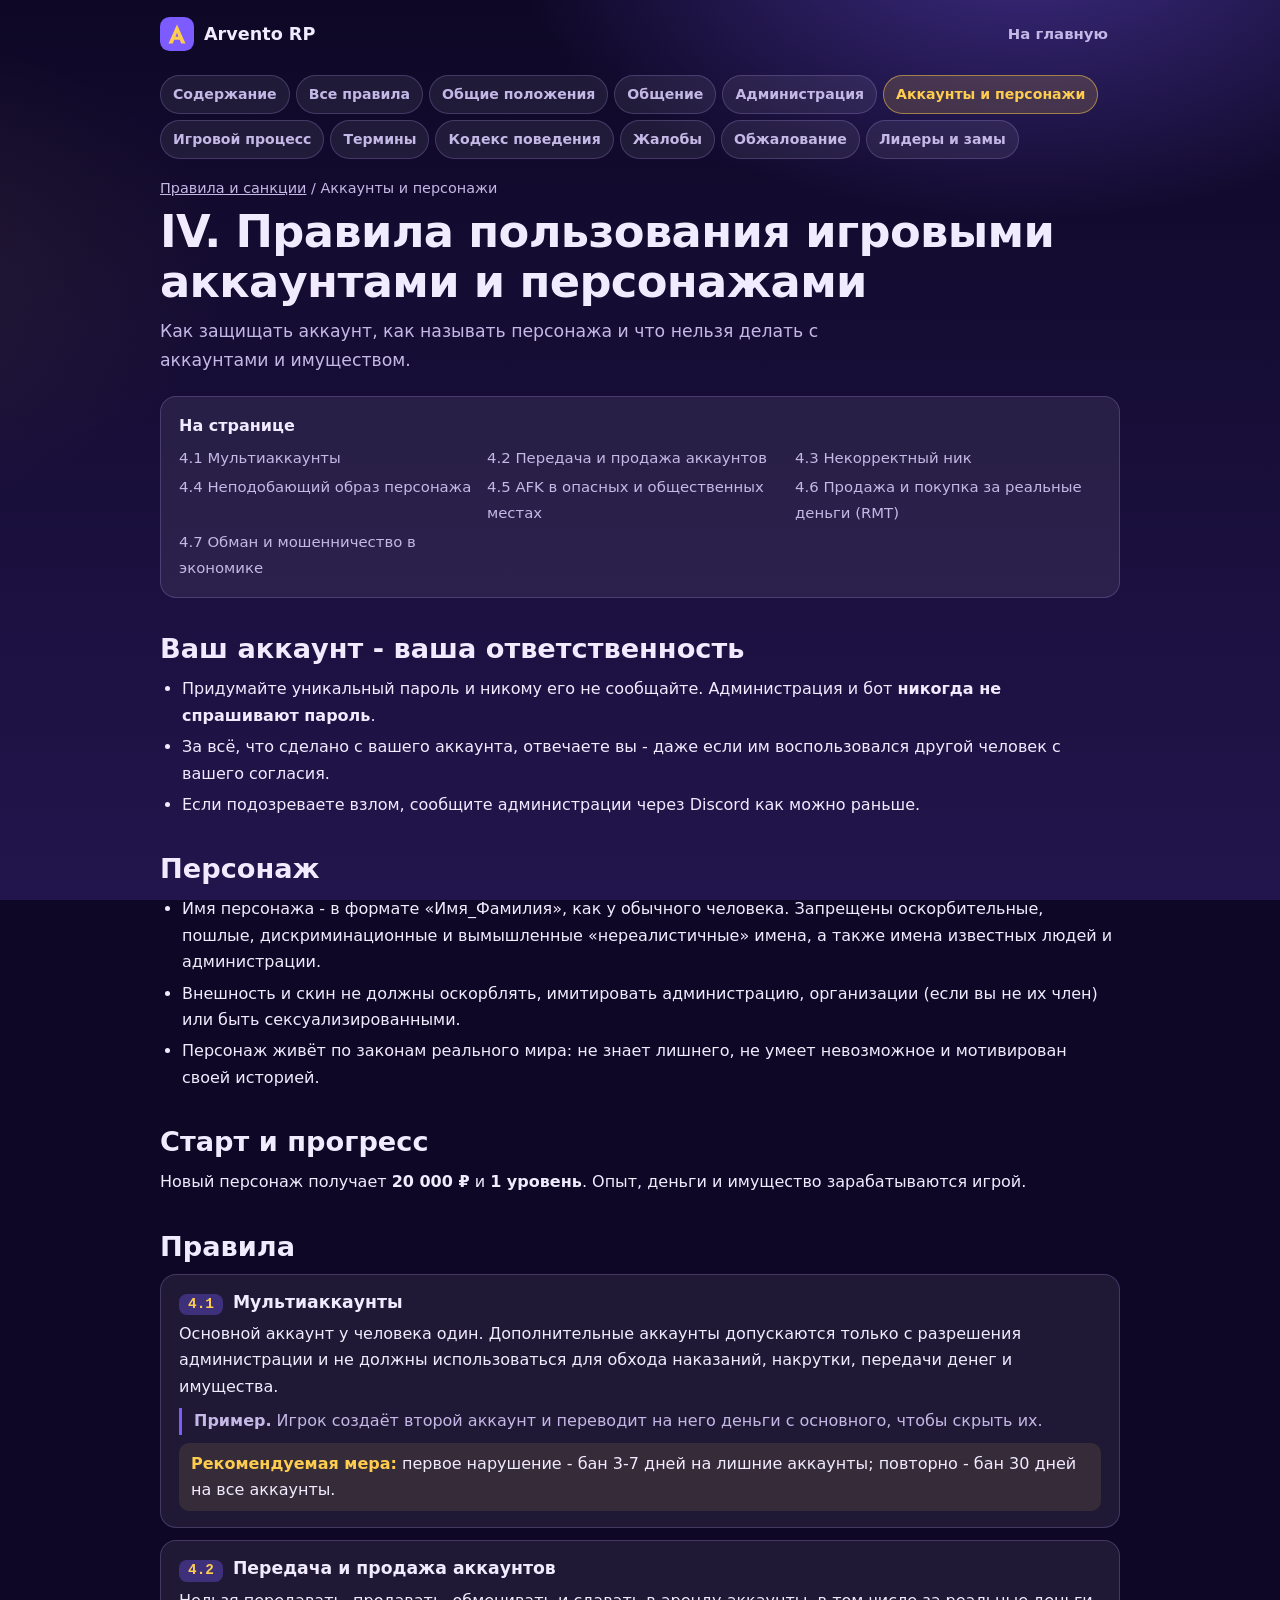
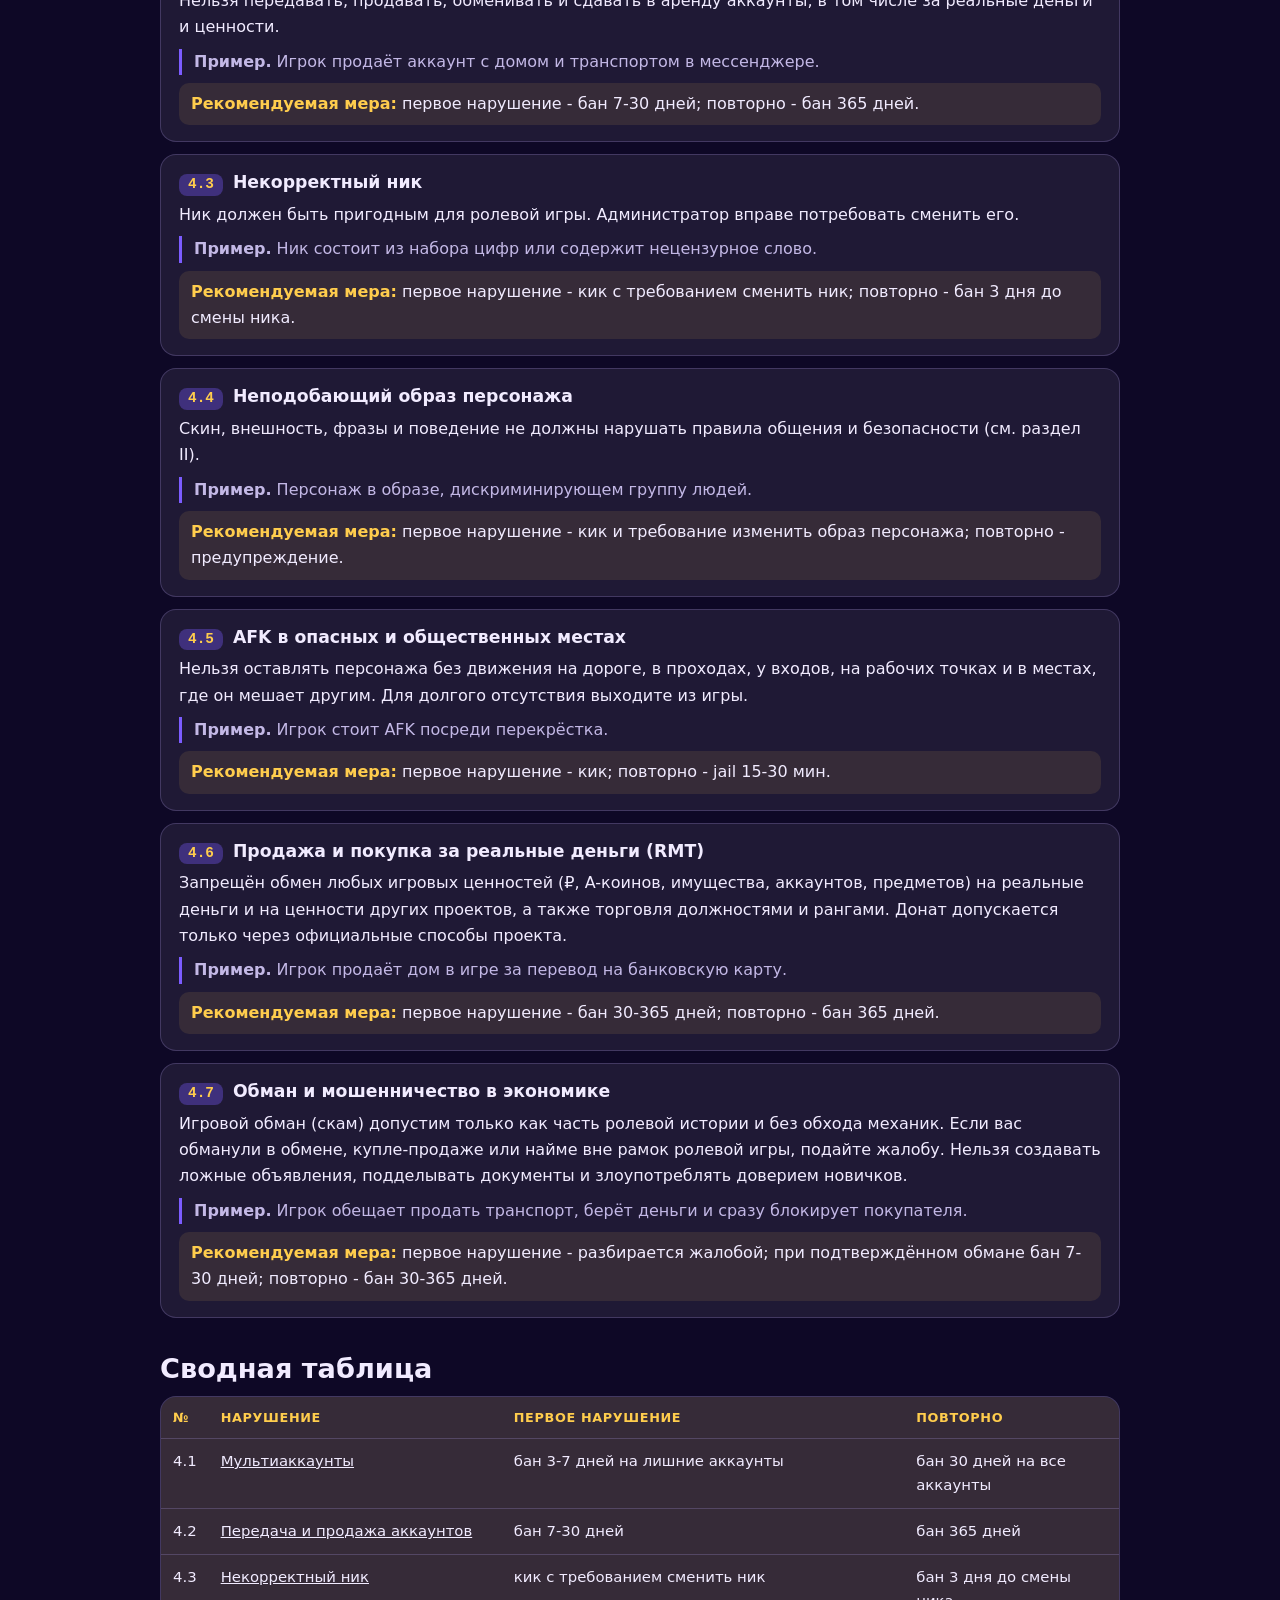
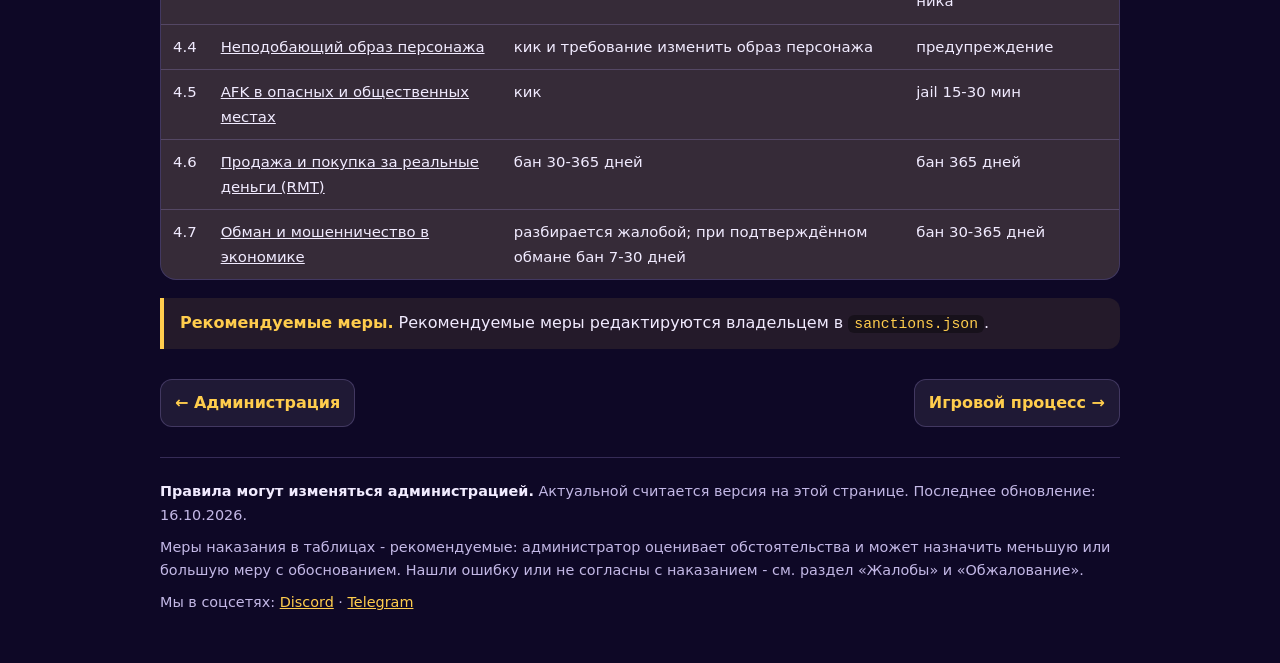
<file: docs/pravila/akkaunty-i-personazhi.html>
<!doctype html>
<html lang="ru">
<head>
<meta charset="utf-8">
<meta name="viewport" content="width=device-width, initial-scale=1, viewport-fit=cover">
<title>Правила: IV. Правила пользования игровыми аккаунтами и персонажами — Arvento RP</title>
<meta name="description" content="Как защищать аккаунт, как называть персонажа и что нельзя делать с аккаунтами и имуществом.">
<meta name="color-scheme" content="dark">
<meta name="theme-color" content="#0e0826">
<link rel="icon" href="data:image/svg+xml,%3Csvg xmlns='http://www.w3.org/2000/svg' viewBox='0 0 32 32'%3E%3Crect width='32' height='32' rx='9' fill='%237c5cff'/%3E%3Cpath fill='%23ffcd4d' fill-rule='evenodd' d='M16 7l8 18h-4l-1.4-3.5h-5.2L12 25H8zM14.6 18.5h2.8L16 14.8z'/%3E%3C/svg%3E">
<link rel="stylesheet" href="rules.css">
</head>
<body>
<header class="top"><div class="wrap">
<a class="brand" href="index.html"><svg class="logo" viewBox="0 0 32 32" aria-hidden="true"><rect width="32" height="32" rx="9" fill="#7c5cff"/><path fill="#ffcd4d" fill-rule="evenodd" d="M16 7l8 18h-4l-1.4-3.5h-5.2L12 25H8zM14.6 18.5h2.8L16 14.8z"/></svg><span>Arvento RP</span></a>
<a class="back" href="index.html">На главную</a>
</div></header>
<div class="wrap">
<nav class="tabs" aria-label="Разделы правил"><a href="index.html">Содержание</a><a href="vse-pravila.html">Все правила</a><a href="obshchie-polozheniya.html">Общие положения</a><a href="pravila-obshcheniya.html">Общение</a><a href="vzaimodeistvie-s-administraciei.html">Администрация</a><a href="akkaunty-i-personazhi.html" aria-current="page">Аккаунты и персонажи</a><a href="igrovoi-process.html">Игровой процесс</a><a href="terminy.html">Термины</a><a href="kodeks-povedeniya.html">Кодекс поведения</a><a href="zhaloby.html">Жалобы</a><a href="obzhalovanie.html">Обжалование</a><a href="pravila-liderov.html">Лидеры и замы</a></nav>
<main>
<p class="crumb"><a href="index.html">Правила и санкции</a> / Аккаунты и персонажи</p>
<h1>IV. Правила пользования игровыми аккаунтами и персонажами</h1>
<p class="lead">Как защищать аккаунт, как называть персонажа и что нельзя делать с аккаунтами и имуществом.</p>
<nav class="toc card" aria-label="Содержание страницы"><strong>На странице</strong><ul><li><a href="#r4-1">4.1 Мультиаккаунты</a></li><li><a href="#r4-2">4.2 Передача и продажа аккаунтов</a></li><li><a href="#r4-3">4.3 Некорректный ник</a></li><li><a href="#r4-4">4.4 Неподобающий образ персонажа</a></li><li><a href="#r4-5">4.5 AFK в опасных и общественных местах</a></li><li><a href="#r4-6">4.6 Продажа и покупка за реальные деньги (RMT)</a></li><li><a href="#r4-7">4.7 Обман и мошенничество в экономике</a></li></ul></nav><h2>Ваш аккаунт - ваша ответственность</h2><ul><li>Придумайте уникальный пароль и никому его не сообщайте. Администрация и бот <strong>никогда не спрашивают пароль</strong>.</li><li>За всё, что сделано с вашего аккаунта, отвечаете вы - даже если им воспользовался другой человек с вашего согласия.</li><li>Если подозреваете взлом, сообщите администрации через Discord как можно раньше.</li></ul><h2>Персонаж</h2><ul><li>Имя персонажа - в формате «Имя_Фамилия», как у обычного человека. Запрещены оскорбительные, пошлые, дискриминационные и вымышленные «нереалистичные» имена, а также имена известных людей и администрации.</li><li>Внешность и скин не должны оскорблять, имитировать администрацию, организации (если вы не их член) или быть сексуализированными.</li><li>Персонаж живёт по законам реального мира: не знает лишнего, не умеет невозможное и мотивирован своей историей.</li></ul><h2>Старт и прогресс</h2><p>Новый персонаж получает <strong>20 000 ₽</strong> и <strong>1 уровень</strong>. Опыт, деньги и имущество зарабатываются игрой.</p><h2>Правила</h2><article class="rule" id="r4-1"><h3><span class="rid">4.1</span>Мультиаккаунты</h3><p>Основной аккаунт у человека один. Дополнительные аккаунты допускаются только с разрешения администрации и не должны использоваться для обхода наказаний, накрутки, передачи денег и имущества.</p><p class="ex"><strong>Пример.</strong> Игрок создаёт второй аккаунт и переводит на него деньги с основного, чтобы скрыть их.</p><p class="sanc"><strong>Рекомендуемая мера:</strong> первое нарушение - бан 3-7 дней на лишние аккаунты; повторно - бан 30 дней на все аккаунты.</p></article><article class="rule" id="r4-2"><h3><span class="rid">4.2</span>Передача и продажа аккаунтов</h3><p>Нельзя передавать, продавать, обменивать и сдавать в аренду аккаунты, в том числе за реальные деньги и ценности.</p><p class="ex"><strong>Пример.</strong> Игрок продаёт аккаунт с домом и транспортом в мессенджере.</p><p class="sanc"><strong>Рекомендуемая мера:</strong> первое нарушение - бан 7-30 дней; повторно - бан 365 дней.</p></article><article class="rule" id="r4-3"><h3><span class="rid">4.3</span>Некорректный ник</h3><p>Ник должен быть пригодным для ролевой игры. Администратор вправе потребовать сменить его.</p><p class="ex"><strong>Пример.</strong> Ник состоит из набора цифр или содержит нецензурное слово.</p><p class="sanc"><strong>Рекомендуемая мера:</strong> первое нарушение - кик с требованием сменить ник; повторно - бан 3 дня до смены ника.</p></article><article class="rule" id="r4-4"><h3><span class="rid">4.4</span>Неподобающий образ персонажа</h3><p>Скин, внешность, фразы и поведение не должны нарушать правила общения и безопасности (см. раздел II).</p><p class="ex"><strong>Пример.</strong> Персонаж в образе, дискриминирующем группу людей.</p><p class="sanc"><strong>Рекомендуемая мера:</strong> первое нарушение - кик и требование изменить образ персонажа; повторно - предупреждение.</p></article><article class="rule" id="r4-5"><h3><span class="rid">4.5</span>AFK в опасных и общественных местах</h3><p>Нельзя оставлять персонажа без движения на дороге, в проходах, у входов, на рабочих точках и в местах, где он мешает другим. Для долгого отсутствия выходите из игры.</p><p class="ex"><strong>Пример.</strong> Игрок стоит AFK посреди перекрёстка.</p><p class="sanc"><strong>Рекомендуемая мера:</strong> первое нарушение - кик; повторно - jail 15-30 мин.</p></article><article class="rule" id="r4-6"><h3><span class="rid">4.6</span>Продажа и покупка за реальные деньги (RMT)</h3><p>Запрещён обмен любых игровых ценностей (₽, A-коинов, имущества, аккаунтов, предметов) на реальные деньги и на ценности других проектов, а также торговля должностями и рангами. Донат допускается только через официальные способы проекта.</p><p class="ex"><strong>Пример.</strong> Игрок продаёт дом в игре за перевод на банковскую карту.</p><p class="sanc"><strong>Рекомендуемая мера:</strong> первое нарушение - бан 30-365 дней; повторно - бан 365 дней.</p></article><article class="rule" id="r4-7"><h3><span class="rid">4.7</span>Обман и мошенничество в экономике</h3><p>Игровой обман (скам) допустим только как часть ролевой истории и без обхода механик. Если вас обманули в обмене, купле-продаже или найме вне рамок ролевой игры, подайте жалобу. Нельзя создавать ложные объявления, подделывать документы и злоупотреблять доверием новичков.</p><p class="ex"><strong>Пример.</strong> Игрок обещает продать транспорт, берёт деньги и сразу блокирует покупателя.</p><p class="sanc"><strong>Рекомендуемая мера:</strong> первое нарушение - разбирается жалобой; при подтверждённом обмане бан 7-30 дней; повторно - бан 30-365 дней.</p></article><h2>Сводная таблица</h2><div class="tablewrap"><table class="sanc"><thead><tr><th>№</th><th>Нарушение</th><th>Первое нарушение</th><th>Повторно</th></tr></thead><tbody><tr><td data-l="№">4.1</td><td data-l="Нарушение"><a href="akkaunty-i-personazhi.html#r4-1">Мультиаккаунты</a></td><td data-l="Первое нарушение">бан 3-7 дней на лишние аккаунты</td><td data-l="Повторно">бан 30 дней на все аккаунты</td></tr><tr><td data-l="№">4.2</td><td data-l="Нарушение"><a href="akkaunty-i-personazhi.html#r4-2">Передача и продажа аккаунтов</a></td><td data-l="Первое нарушение">бан 7-30 дней</td><td data-l="Повторно">бан 365 дней</td></tr><tr><td data-l="№">4.3</td><td data-l="Нарушение"><a href="akkaunty-i-personazhi.html#r4-3">Некорректный ник</a></td><td data-l="Первое нарушение">кик с требованием сменить ник</td><td data-l="Повторно">бан 3 дня до смены ника</td></tr><tr><td data-l="№">4.4</td><td data-l="Нарушение"><a href="akkaunty-i-personazhi.html#r4-4">Неподобающий образ персонажа</a></td><td data-l="Первое нарушение">кик и требование изменить образ персонажа</td><td data-l="Повторно">предупреждение</td></tr><tr><td data-l="№">4.5</td><td data-l="Нарушение"><a href="akkaunty-i-personazhi.html#r4-5">AFK в опасных и общественных местах</a></td><td data-l="Первое нарушение">кик</td><td data-l="Повторно">jail 15-30 мин</td></tr><tr><td data-l="№">4.6</td><td data-l="Нарушение"><a href="akkaunty-i-personazhi.html#r4-6">Продажа и покупка за реальные деньги (RMT)</a></td><td data-l="Первое нарушение">бан 30-365 дней</td><td data-l="Повторно">бан 365 дней</td></tr><tr><td data-l="№">4.7</td><td data-l="Нарушение"><a href="akkaunty-i-personazhi.html#r4-7">Обман и мошенничество в экономике</a></td><td data-l="Первое нарушение">разбирается жалобой; при подтверждённом обмане бан 7-30 дней</td><td data-l="Повторно">бан 30-365 дней</td></tr></tbody></table></div><div class="note edit"><strong>Рекомендуемые меры.</strong> Рекомендуемые меры редактируются владельцем в <code>sanctions.json</code>.</div>
<nav class="pn" aria-label="Соседние страницы"><span><a href="vzaimodeistvie-s-administraciei.html">&larr; Администрация</a></span><span><a href="igrovoi-process.html">Игровой процесс &rarr;</a></span></nav>
</main>
<footer class="foot">
<p><strong>Правила могут изменяться администрацией.</strong> Актуальной считается версия на этой странице. Последнее обновление: 16.10.2026.</p>
<p>Меры наказания в таблицах - рекомендуемые: администратор оценивает обстоятельства и может назначить меньшую или большую меру с обоснованием. Нашли ошибку или не согласны с наказанием - см. раздел «Жалобы» и «Обжалование».</p>
<p>Мы в соцсетях: <a href="https://discord.gg/J7GY6a5fT">Discord</a> · <a href="https://t.me/ArventoRP">Telegram</a></p></footer>
</div>
</body>
</html>
</file>
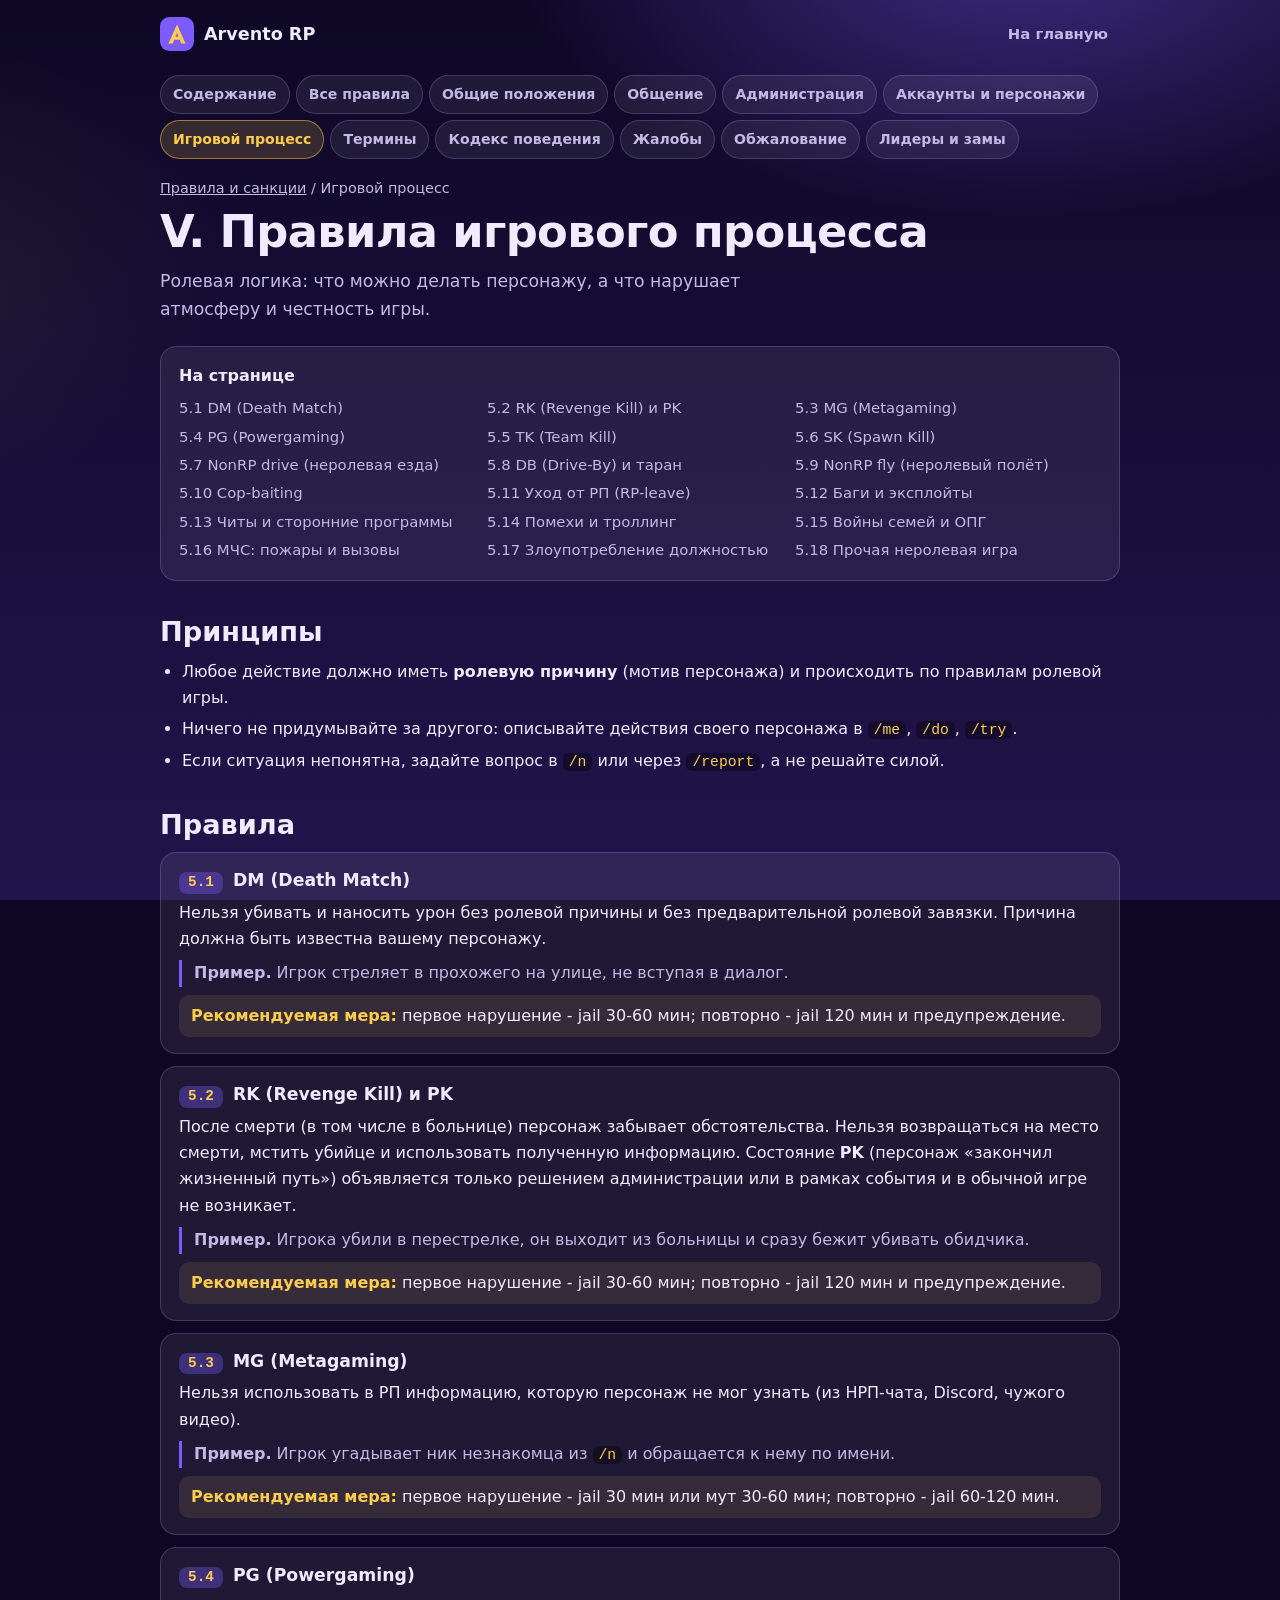
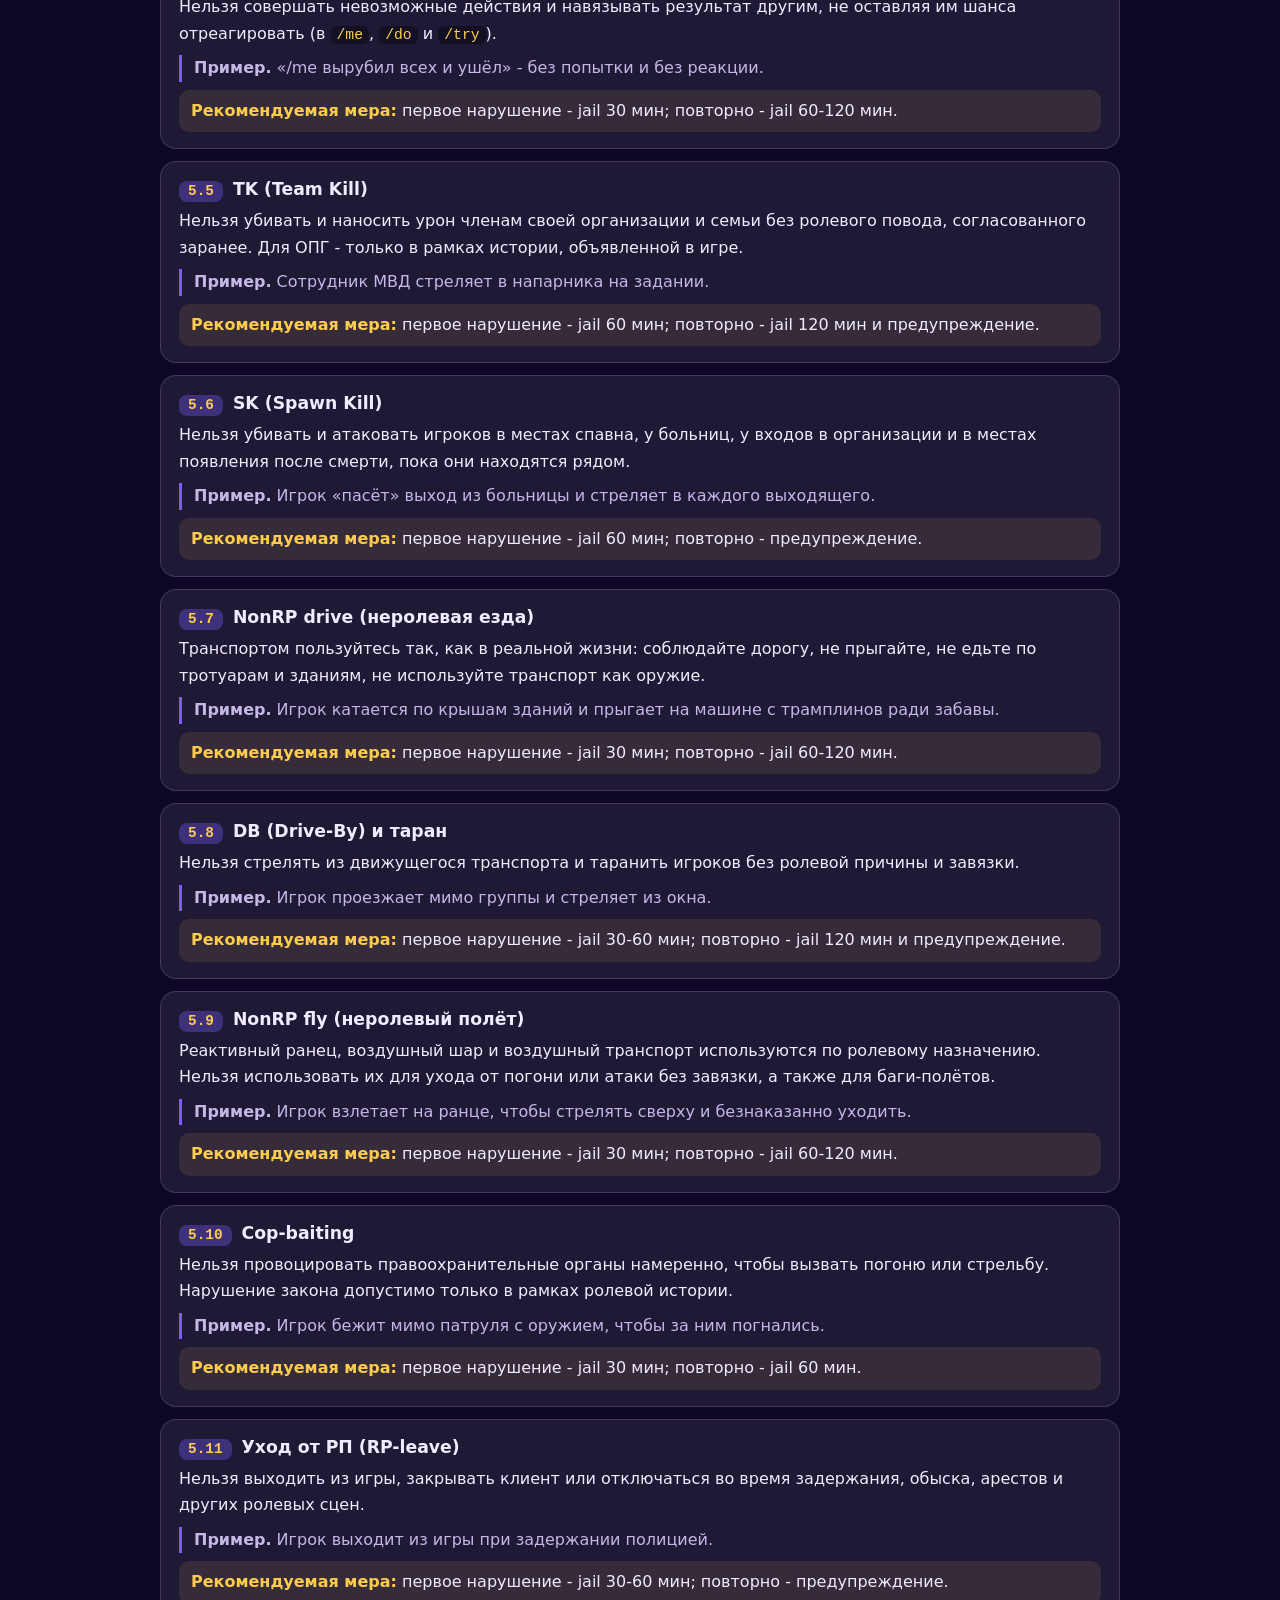
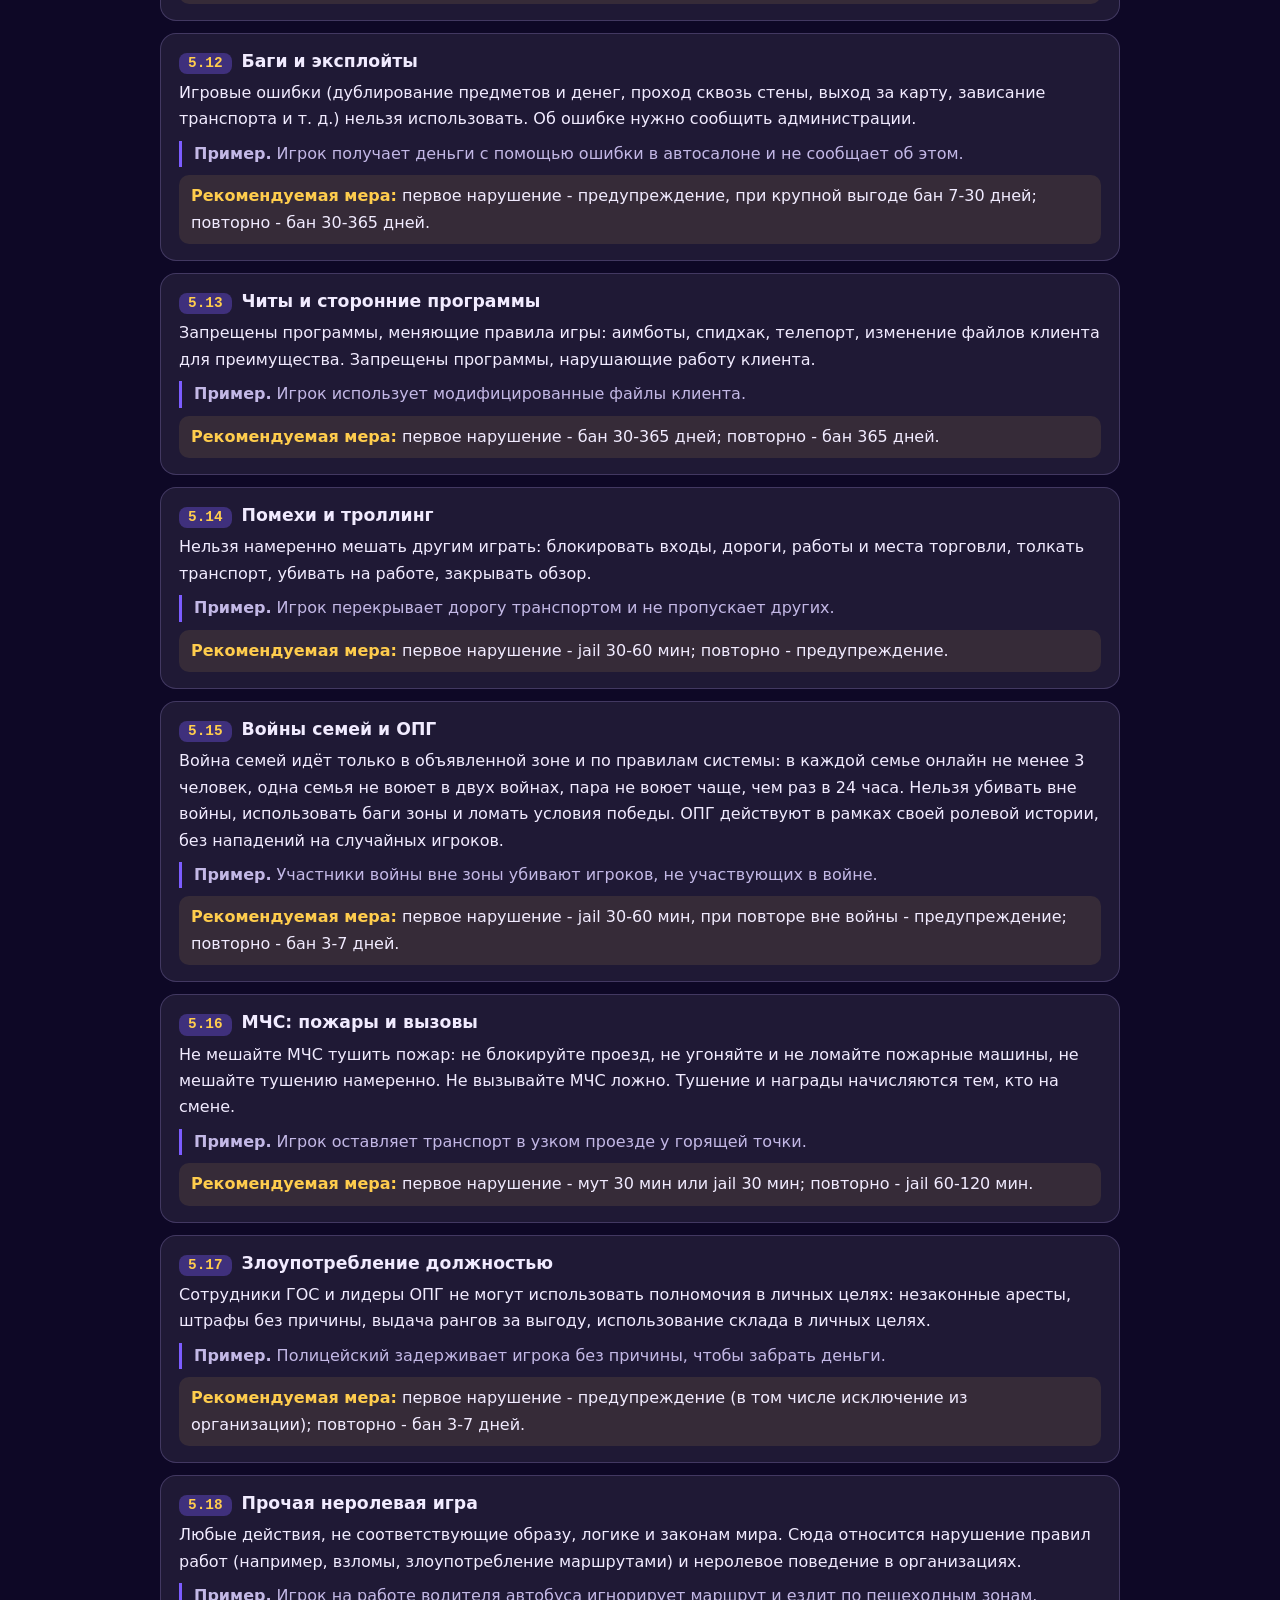
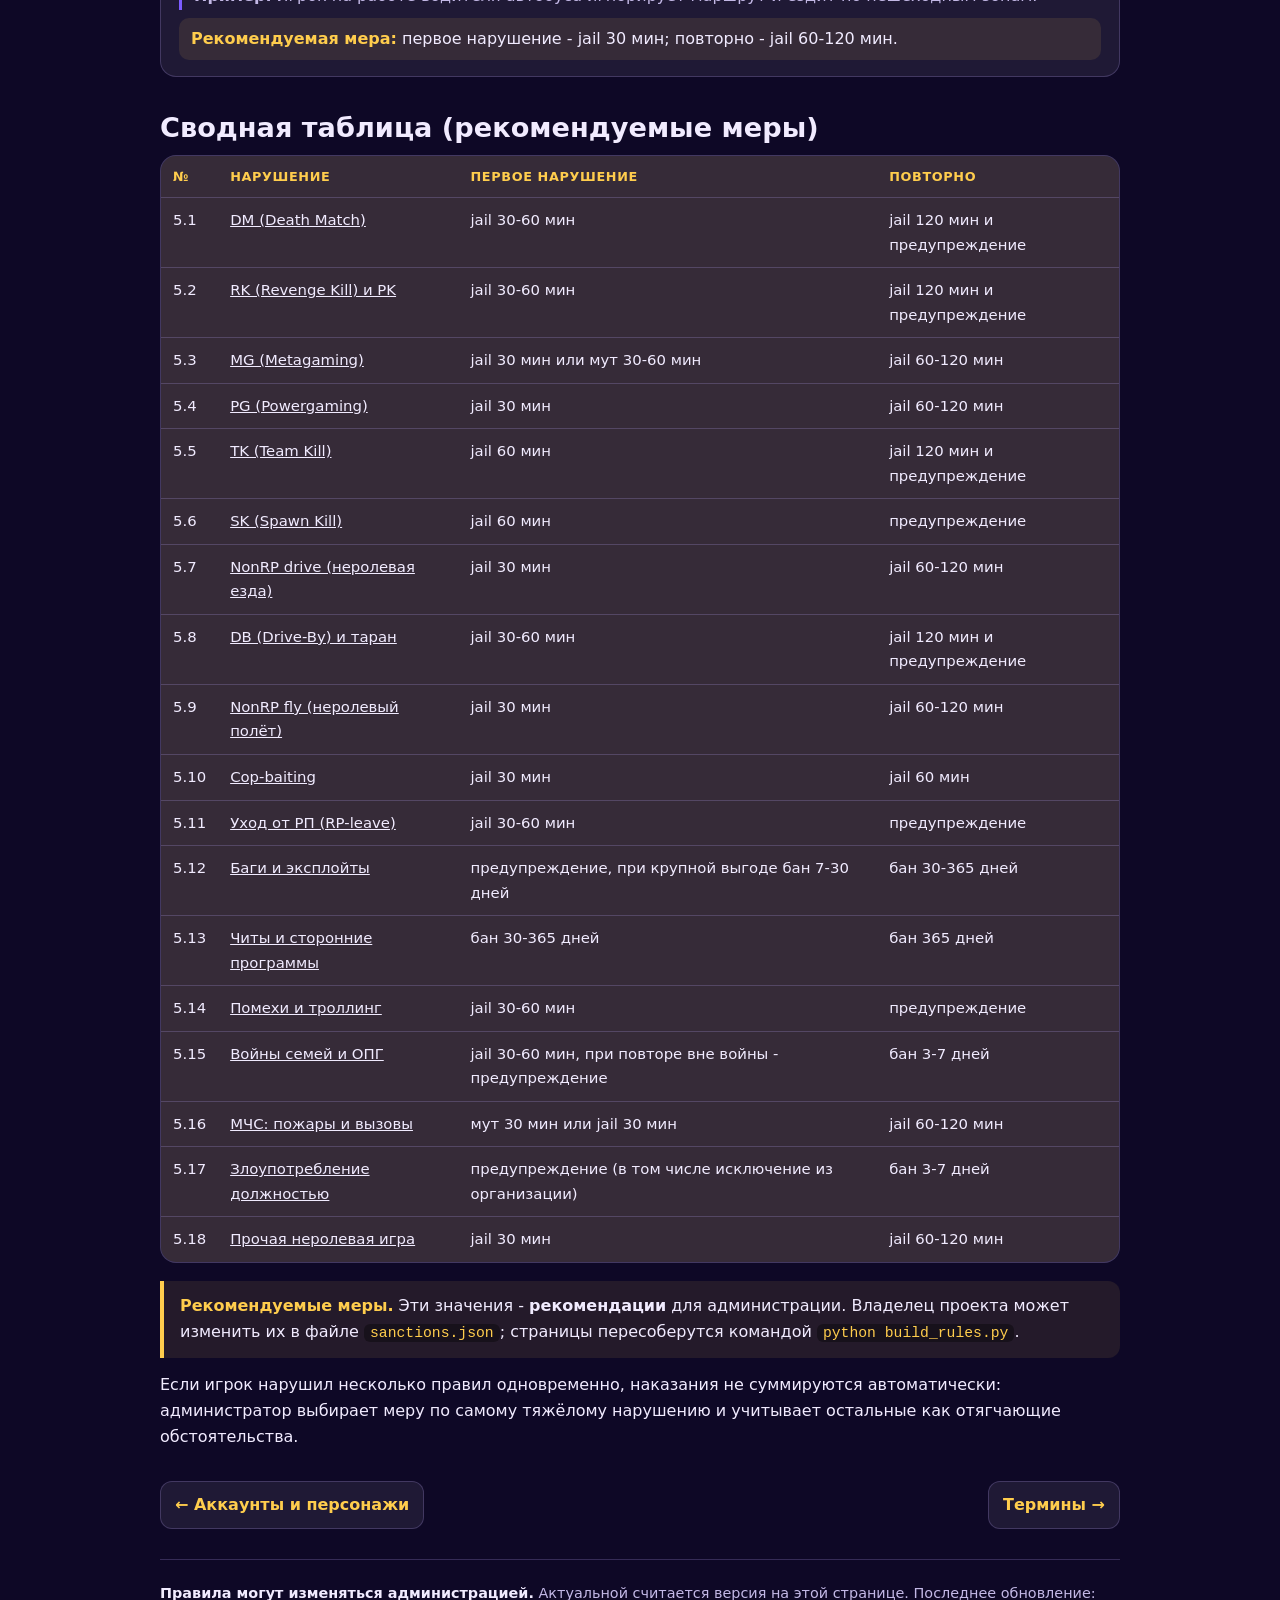
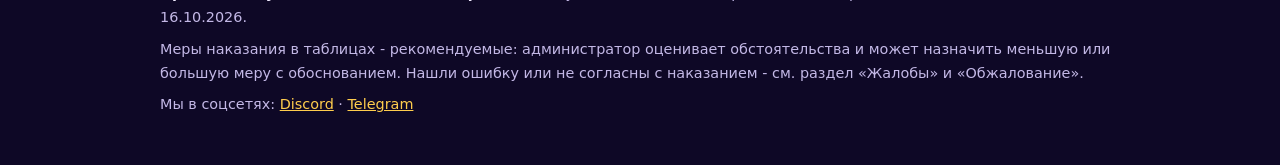
<file: docs/pravila/igrovoi-process.html>
<!doctype html>
<html lang="ru">
<head>
<meta charset="utf-8">
<meta name="viewport" content="width=device-width, initial-scale=1, viewport-fit=cover">
<title>Правила: V. Правила игрового процесса — Arvento RP</title>
<meta name="description" content="Ролевая логика: что можно делать персонажу, а что нарушает атмосферу и честность игры.">
<meta name="color-scheme" content="dark">
<meta name="theme-color" content="#0e0826">
<link rel="icon" href="data:image/svg+xml,%3Csvg xmlns='http://www.w3.org/2000/svg' viewBox='0 0 32 32'%3E%3Crect width='32' height='32' rx='9' fill='%237c5cff'/%3E%3Cpath fill='%23ffcd4d' fill-rule='evenodd' d='M16 7l8 18h-4l-1.4-3.5h-5.2L12 25H8zM14.6 18.5h2.8L16 14.8z'/%3E%3C/svg%3E">
<link rel="stylesheet" href="rules.css">
</head>
<body>
<header class="top"><div class="wrap">
<a class="brand" href="index.html"><svg class="logo" viewBox="0 0 32 32" aria-hidden="true"><rect width="32" height="32" rx="9" fill="#7c5cff"/><path fill="#ffcd4d" fill-rule="evenodd" d="M16 7l8 18h-4l-1.4-3.5h-5.2L12 25H8zM14.6 18.5h2.8L16 14.8z"/></svg><span>Arvento RP</span></a>
<a class="back" href="index.html">На главную</a>
</div></header>
<div class="wrap">
<nav class="tabs" aria-label="Разделы правил"><a href="index.html">Содержание</a><a href="vse-pravila.html">Все правила</a><a href="obshchie-polozheniya.html">Общие положения</a><a href="pravila-obshcheniya.html">Общение</a><a href="vzaimodeistvie-s-administraciei.html">Администрация</a><a href="akkaunty-i-personazhi.html">Аккаунты и персонажи</a><a href="igrovoi-process.html" aria-current="page">Игровой процесс</a><a href="terminy.html">Термины</a><a href="kodeks-povedeniya.html">Кодекс поведения</a><a href="zhaloby.html">Жалобы</a><a href="obzhalovanie.html">Обжалование</a><a href="pravila-liderov.html">Лидеры и замы</a></nav>
<main>
<p class="crumb"><a href="index.html">Правила и санкции</a> / Игровой процесс</p>
<h1>V. Правила игрового процесса</h1>
<p class="lead">Ролевая логика: что можно делать персонажу, а что нарушает атмосферу и честность игры.</p>
<nav class="toc card" aria-label="Содержание страницы"><strong>На странице</strong><ul><li><a href="#r5-1">5.1 DM (Death Match)</a></li><li><a href="#r5-2">5.2 RK (Revenge Kill) и PK</a></li><li><a href="#r5-3">5.3 MG (Metagaming)</a></li><li><a href="#r5-4">5.4 PG (Powergaming)</a></li><li><a href="#r5-5">5.5 TK (Team Kill)</a></li><li><a href="#r5-6">5.6 SK (Spawn Kill)</a></li><li><a href="#r5-7">5.7 NonRP drive (неролевая езда)</a></li><li><a href="#r5-8">5.8 DB (Drive-By) и таран</a></li><li><a href="#r5-9">5.9 NonRP fly (неролевый полёт)</a></li><li><a href="#r5-10">5.10 Cop-baiting</a></li><li><a href="#r5-11">5.11 Уход от РП (RP-leave)</a></li><li><a href="#r5-12">5.12 Баги и эксплойты</a></li><li><a href="#r5-13">5.13 Читы и сторонние программы</a></li><li><a href="#r5-14">5.14 Помехи и троллинг</a></li><li><a href="#r5-15">5.15 Войны семей и ОПГ</a></li><li><a href="#r5-16">5.16 МЧС: пожары и вызовы</a></li><li><a href="#r5-17">5.17 Злоупотребление должностью</a></li><li><a href="#r5-18">5.18 Прочая неролевая игра</a></li></ul></nav><h2>Принципы</h2><ul><li>Любое действие должно иметь <strong>ролевую причину</strong> (мотив персонажа) и происходить по правилам ролевой игры.</li><li>Ничего не придумывайте за другого: описывайте действия своего персонажа в <code>/me</code>, <code>/do</code>, <code>/try</code>.</li><li>Если ситуация непонятна, задайте вопрос в <code>/n</code> или через <code>/report</code>, а не решайте силой.</li></ul><h2>Правила</h2><article class="rule" id="r5-1"><h3><span class="rid">5.1</span>DM (Death Match)</h3><p>Нельзя убивать и наносить урон без ролевой причины и без предварительной ролевой завязки. Причина должна быть известна вашему персонажу.</p><p class="ex"><strong>Пример.</strong> Игрок стреляет в прохожего на улице, не вступая в диалог.</p><p class="sanc"><strong>Рекомендуемая мера:</strong> первое нарушение - jail 30-60 мин; повторно - jail 120 мин и предупреждение.</p></article><article class="rule" id="r5-2"><h3><span class="rid">5.2</span>RK (Revenge Kill) и PK</h3><p>После смерти (в том числе в больнице) персонаж забывает обстоятельства. Нельзя возвращаться на место смерти, мстить убийце и использовать полученную информацию. Состояние <strong>PK</strong> (персонаж «закончил жизненный путь») объявляется только решением администрации или в рамках события и в обычной игре не возникает.</p><p class="ex"><strong>Пример.</strong> Игрока убили в перестрелке, он выходит из больницы и сразу бежит убивать обидчика.</p><p class="sanc"><strong>Рекомендуемая мера:</strong> первое нарушение - jail 30-60 мин; повторно - jail 120 мин и предупреждение.</p></article><article class="rule" id="r5-3"><h3><span class="rid">5.3</span>MG (Metagaming)</h3><p>Нельзя использовать в РП информацию, которую персонаж не мог узнать (из НРП-чата, Discord, чужого видео).</p><p class="ex"><strong>Пример.</strong> Игрок угадывает ник незнакомца из <code>/n</code> и обращается к нему по имени.</p><p class="sanc"><strong>Рекомендуемая мера:</strong> первое нарушение - jail 30 мин или мут 30-60 мин; повторно - jail 60-120 мин.</p></article><article class="rule" id="r5-4"><h3><span class="rid">5.4</span>PG (Powergaming)</h3><p>Нельзя совершать невозможные действия и навязывать результат другим, не оставляя им шанса отреагировать (в <code>/me</code>, <code>/do</code> и <code>/try</code>).</p><p class="ex"><strong>Пример.</strong> «/me вырубил всех и ушёл» - без попытки и без реакции.</p><p class="sanc"><strong>Рекомендуемая мера:</strong> первое нарушение - jail 30 мин; повторно - jail 60-120 мин.</p></article><article class="rule" id="r5-5"><h3><span class="rid">5.5</span>TK (Team Kill)</h3><p>Нельзя убивать и наносить урон членам своей организации и семьи без ролевого повода, согласованного заранее. Для ОПГ - только в рамках истории, объявленной в игре.</p><p class="ex"><strong>Пример.</strong> Сотрудник МВД стреляет в напарника на задании.</p><p class="sanc"><strong>Рекомендуемая мера:</strong> первое нарушение - jail 60 мин; повторно - jail 120 мин и предупреждение.</p></article><article class="rule" id="r5-6"><h3><span class="rid">5.6</span>SK (Spawn Kill)</h3><p>Нельзя убивать и атаковать игроков в местах спавна, у больниц, у входов в организации и в местах появления после смерти, пока они находятся рядом.</p><p class="ex"><strong>Пример.</strong> Игрок «пасёт» выход из больницы и стреляет в каждого выходящего.</p><p class="sanc"><strong>Рекомендуемая мера:</strong> первое нарушение - jail 60 мин; повторно - предупреждение.</p></article><article class="rule" id="r5-7"><h3><span class="rid">5.7</span>NonRP drive (неролевая езда)</h3><p>Транспортом пользуйтесь так, как в реальной жизни: соблюдайте дорогу, не прыгайте, не едьте по тротуарам и зданиям, не используйте транспорт как оружие.</p><p class="ex"><strong>Пример.</strong> Игрок катается по крышам зданий и прыгает на машине с трамплинов ради забавы.</p><p class="sanc"><strong>Рекомендуемая мера:</strong> первое нарушение - jail 30 мин; повторно - jail 60-120 мин.</p></article><article class="rule" id="r5-8"><h3><span class="rid">5.8</span>DB (Drive-By) и таран</h3><p>Нельзя стрелять из движущегося транспорта и таранить игроков без ролевой причины и завязки.</p><p class="ex"><strong>Пример.</strong> Игрок проезжает мимо группы и стреляет из окна.</p><p class="sanc"><strong>Рекомендуемая мера:</strong> первое нарушение - jail 30-60 мин; повторно - jail 120 мин и предупреждение.</p></article><article class="rule" id="r5-9"><h3><span class="rid">5.9</span>NonRP fly (неролевый полёт)</h3><p>Реактивный ранец, воздушный шар и воздушный транспорт используются по ролевому назначению. Нельзя использовать их для ухода от погони или атаки без завязки, а также для баги-полётов.</p><p class="ex"><strong>Пример.</strong> Игрок взлетает на ранце, чтобы стрелять сверху и безнаказанно уходить.</p><p class="sanc"><strong>Рекомендуемая мера:</strong> первое нарушение - jail 30 мин; повторно - jail 60-120 мин.</p></article><article class="rule" id="r5-10"><h3><span class="rid">5.10</span>Cop-baiting</h3><p>Нельзя провоцировать правоохранительные органы намеренно, чтобы вызвать погоню или стрельбу. Нарушение закона допустимо только в рамках ролевой истории.</p><p class="ex"><strong>Пример.</strong> Игрок бежит мимо патруля с оружием, чтобы за ним погнались.</p><p class="sanc"><strong>Рекомендуемая мера:</strong> первое нарушение - jail 30 мин; повторно - jail 60 мин.</p></article><article class="rule" id="r5-11"><h3><span class="rid">5.11</span>Уход от РП (RP-leave)</h3><p>Нельзя выходить из игры, закрывать клиент или отключаться во время задержания, обыска, арестов и других ролевых сцен.</p><p class="ex"><strong>Пример.</strong> Игрок выходит из игры при задержании полицией.</p><p class="sanc"><strong>Рекомендуемая мера:</strong> первое нарушение - jail 30-60 мин; повторно - предупреждение.</p></article><article class="rule" id="r5-12"><h3><span class="rid">5.12</span>Баги и эксплойты</h3><p>Игровые ошибки (дублирование предметов и денег, проход сквозь стены, выход за карту, зависание транспорта и т. д.) нельзя использовать. Об ошибке нужно сообщить администрации.</p><p class="ex"><strong>Пример.</strong> Игрок получает деньги с помощью ошибки в автосалоне и не сообщает об этом.</p><p class="sanc"><strong>Рекомендуемая мера:</strong> первое нарушение - предупреждение, при крупной выгоде бан 7-30 дней; повторно - бан 30-365 дней.</p></article><article class="rule" id="r5-13"><h3><span class="rid">5.13</span>Читы и сторонние программы</h3><p>Запрещены программы, меняющие правила игры: аимботы, спидхак, телепорт, изменение файлов клиента для преимущества. Запрещены программы, нарушающие работу клиента.</p><p class="ex"><strong>Пример.</strong> Игрок использует модифицированные файлы клиента.</p><p class="sanc"><strong>Рекомендуемая мера:</strong> первое нарушение - бан 30-365 дней; повторно - бан 365 дней.</p></article><article class="rule" id="r5-14"><h3><span class="rid">5.14</span>Помехи и троллинг</h3><p>Нельзя намеренно мешать другим играть: блокировать входы, дороги, работы и места торговли, толкать транспорт, убивать на работе, закрывать обзор.</p><p class="ex"><strong>Пример.</strong> Игрок перекрывает дорогу транспортом и не пропускает других.</p><p class="sanc"><strong>Рекомендуемая мера:</strong> первое нарушение - jail 30-60 мин; повторно - предупреждение.</p></article><article class="rule" id="r5-15"><h3><span class="rid">5.15</span>Войны семей и ОПГ</h3><p>Война семей идёт только в объявленной зоне и по правилам системы: в каждой семье онлайн не менее 3 человек, одна семья не воюет в двух войнах, пара не воюет чаще, чем раз в 24 часа. Нельзя убивать вне войны, использовать баги зоны и ломать условия победы. ОПГ действуют в рамках своей ролевой истории, без нападений на случайных игроков.</p><p class="ex"><strong>Пример.</strong> Участники войны вне зоны убивают игроков, не участвующих в войне.</p><p class="sanc"><strong>Рекомендуемая мера:</strong> первое нарушение - jail 30-60 мин, при повторе вне войны - предупреждение; повторно - бан 3-7 дней.</p></article><article class="rule" id="r5-16"><h3><span class="rid">5.16</span>МЧС: пожары и вызовы</h3><p>Не мешайте МЧС тушить пожар: не блокируйте проезд, не угоняйте и не ломайте пожарные машины, не мешайте тушению намеренно. Не вызывайте МЧС ложно. Тушение и награды начисляются тем, кто на смене.</p><p class="ex"><strong>Пример.</strong> Игрок оставляет транспорт в узком проезде у горящей точки.</p><p class="sanc"><strong>Рекомендуемая мера:</strong> первое нарушение - мут 30 мин или jail 30 мин; повторно - jail 60-120 мин.</p></article><article class="rule" id="r5-17"><h3><span class="rid">5.17</span>Злоупотребление должностью</h3><p>Сотрудники ГОС и лидеры ОПГ не могут использовать полномочия в личных целях: незаконные аресты, штрафы без причины, выдача рангов за выгоду, использование склада в личных целях.</p><p class="ex"><strong>Пример.</strong> Полицейский задерживает игрока без причины, чтобы забрать деньги.</p><p class="sanc"><strong>Рекомендуемая мера:</strong> первое нарушение - предупреждение (в том числе исключение из организации); повторно - бан 3-7 дней.</p></article><article class="rule" id="r5-18"><h3><span class="rid">5.18</span>Прочая неролевая игра</h3><p>Любые действия, не соответствующие образу, логике и законам мира. Сюда относится нарушение правил работ (например, взломы, злоупотребление маршрутами) и неролевое поведение в организациях.</p><p class="ex"><strong>Пример.</strong> Игрок на работе водителя автобуса игнорирует маршрут и ездит по пешеходным зонам.</p><p class="sanc"><strong>Рекомендуемая мера:</strong> первое нарушение - jail 30 мин; повторно - jail 60-120 мин.</p></article><h2>Сводная таблица (рекомендуемые меры)</h2><div class="tablewrap"><table class="sanc"><thead><tr><th>№</th><th>Нарушение</th><th>Первое нарушение</th><th>Повторно</th></tr></thead><tbody><tr><td data-l="№">5.1</td><td data-l="Нарушение"><a href="igrovoi-process.html#r5-1">DM (Death Match)</a></td><td data-l="Первое нарушение">jail 30-60 мин</td><td data-l="Повторно">jail 120 мин и предупреждение</td></tr><tr><td data-l="№">5.2</td><td data-l="Нарушение"><a href="igrovoi-process.html#r5-2">RK (Revenge Kill) и PK</a></td><td data-l="Первое нарушение">jail 30-60 мин</td><td data-l="Повторно">jail 120 мин и предупреждение</td></tr><tr><td data-l="№">5.3</td><td data-l="Нарушение"><a href="igrovoi-process.html#r5-3">MG (Metagaming)</a></td><td data-l="Первое нарушение">jail 30 мин или мут 30-60 мин</td><td data-l="Повторно">jail 60-120 мин</td></tr><tr><td data-l="№">5.4</td><td data-l="Нарушение"><a href="igrovoi-process.html#r5-4">PG (Powergaming)</a></td><td data-l="Первое нарушение">jail 30 мин</td><td data-l="Повторно">jail 60-120 мин</td></tr><tr><td data-l="№">5.5</td><td data-l="Нарушение"><a href="igrovoi-process.html#r5-5">TK (Team Kill)</a></td><td data-l="Первое нарушение">jail 60 мин</td><td data-l="Повторно">jail 120 мин и предупреждение</td></tr><tr><td data-l="№">5.6</td><td data-l="Нарушение"><a href="igrovoi-process.html#r5-6">SK (Spawn Kill)</a></td><td data-l="Первое нарушение">jail 60 мин</td><td data-l="Повторно">предупреждение</td></tr><tr><td data-l="№">5.7</td><td data-l="Нарушение"><a href="igrovoi-process.html#r5-7">NonRP drive (неролевая езда)</a></td><td data-l="Первое нарушение">jail 30 мин</td><td data-l="Повторно">jail 60-120 мин</td></tr><tr><td data-l="№">5.8</td><td data-l="Нарушение"><a href="igrovoi-process.html#r5-8">DB (Drive-By) и таран</a></td><td data-l="Первое нарушение">jail 30-60 мин</td><td data-l="Повторно">jail 120 мин и предупреждение</td></tr><tr><td data-l="№">5.9</td><td data-l="Нарушение"><a href="igrovoi-process.html#r5-9">NonRP fly (неролевый полёт)</a></td><td data-l="Первое нарушение">jail 30 мин</td><td data-l="Повторно">jail 60-120 мин</td></tr><tr><td data-l="№">5.10</td><td data-l="Нарушение"><a href="igrovoi-process.html#r5-10">Cop-baiting</a></td><td data-l="Первое нарушение">jail 30 мин</td><td data-l="Повторно">jail 60 мин</td></tr><tr><td data-l="№">5.11</td><td data-l="Нарушение"><a href="igrovoi-process.html#r5-11">Уход от РП (RP-leave)</a></td><td data-l="Первое нарушение">jail 30-60 мин</td><td data-l="Повторно">предупреждение</td></tr><tr><td data-l="№">5.12</td><td data-l="Нарушение"><a href="igrovoi-process.html#r5-12">Баги и эксплойты</a></td><td data-l="Первое нарушение">предупреждение, при крупной выгоде бан 7-30 дней</td><td data-l="Повторно">бан 30-365 дней</td></tr><tr><td data-l="№">5.13</td><td data-l="Нарушение"><a href="igrovoi-process.html#r5-13">Читы и сторонние программы</a></td><td data-l="Первое нарушение">бан 30-365 дней</td><td data-l="Повторно">бан 365 дней</td></tr><tr><td data-l="№">5.14</td><td data-l="Нарушение"><a href="igrovoi-process.html#r5-14">Помехи и троллинг</a></td><td data-l="Первое нарушение">jail 30-60 мин</td><td data-l="Повторно">предупреждение</td></tr><tr><td data-l="№">5.15</td><td data-l="Нарушение"><a href="igrovoi-process.html#r5-15">Войны семей и ОПГ</a></td><td data-l="Первое нарушение">jail 30-60 мин, при повторе вне войны - предупреждение</td><td data-l="Повторно">бан 3-7 дней</td></tr><tr><td data-l="№">5.16</td><td data-l="Нарушение"><a href="igrovoi-process.html#r5-16">МЧС: пожары и вызовы</a></td><td data-l="Первое нарушение">мут 30 мин или jail 30 мин</td><td data-l="Повторно">jail 60-120 мин</td></tr><tr><td data-l="№">5.17</td><td data-l="Нарушение"><a href="igrovoi-process.html#r5-17">Злоупотребление должностью</a></td><td data-l="Первое нарушение">предупреждение (в том числе исключение из организации)</td><td data-l="Повторно">бан 3-7 дней</td></tr><tr><td data-l="№">5.18</td><td data-l="Нарушение"><a href="igrovoi-process.html#r5-18">Прочая неролевая игра</a></td><td data-l="Первое нарушение">jail 30 мин</td><td data-l="Повторно">jail 60-120 мин</td></tr></tbody></table></div><div class="note edit"><strong>Рекомендуемые меры.</strong> Эти значения - <strong>рекомендации</strong> для администрации. Владелец проекта может изменить их в файле <code>sanctions.json</code>; страницы пересоберутся командой <code>python build_rules.py</code>.</div><p>Если игрок нарушил несколько правил одновременно, наказания не суммируются автоматически: администратор выбирает меру по самому тяжёлому нарушению и учитывает остальные как отягчающие обстоятельства.</p>
<nav class="pn" aria-label="Соседние страницы"><span><a href="akkaunty-i-personazhi.html">&larr; Аккаунты и персонажи</a></span><span><a href="terminy.html">Термины &rarr;</a></span></nav>
</main>
<footer class="foot">
<p><strong>Правила могут изменяться администрацией.</strong> Актуальной считается версия на этой странице. Последнее обновление: 16.10.2026.</p>
<p>Меры наказания в таблицах - рекомендуемые: администратор оценивает обстоятельства и может назначить меньшую или большую меру с обоснованием. Нашли ошибку или не согласны с наказанием - см. раздел «Жалобы» и «Обжалование».</p>
<p>Мы в соцсетях: <a href="https://discord.gg/J7GY6a5fT">Discord</a> · <a href="https://t.me/ArventoRP">Telegram</a></p></footer>
</div>
</body>
</html>
</file>
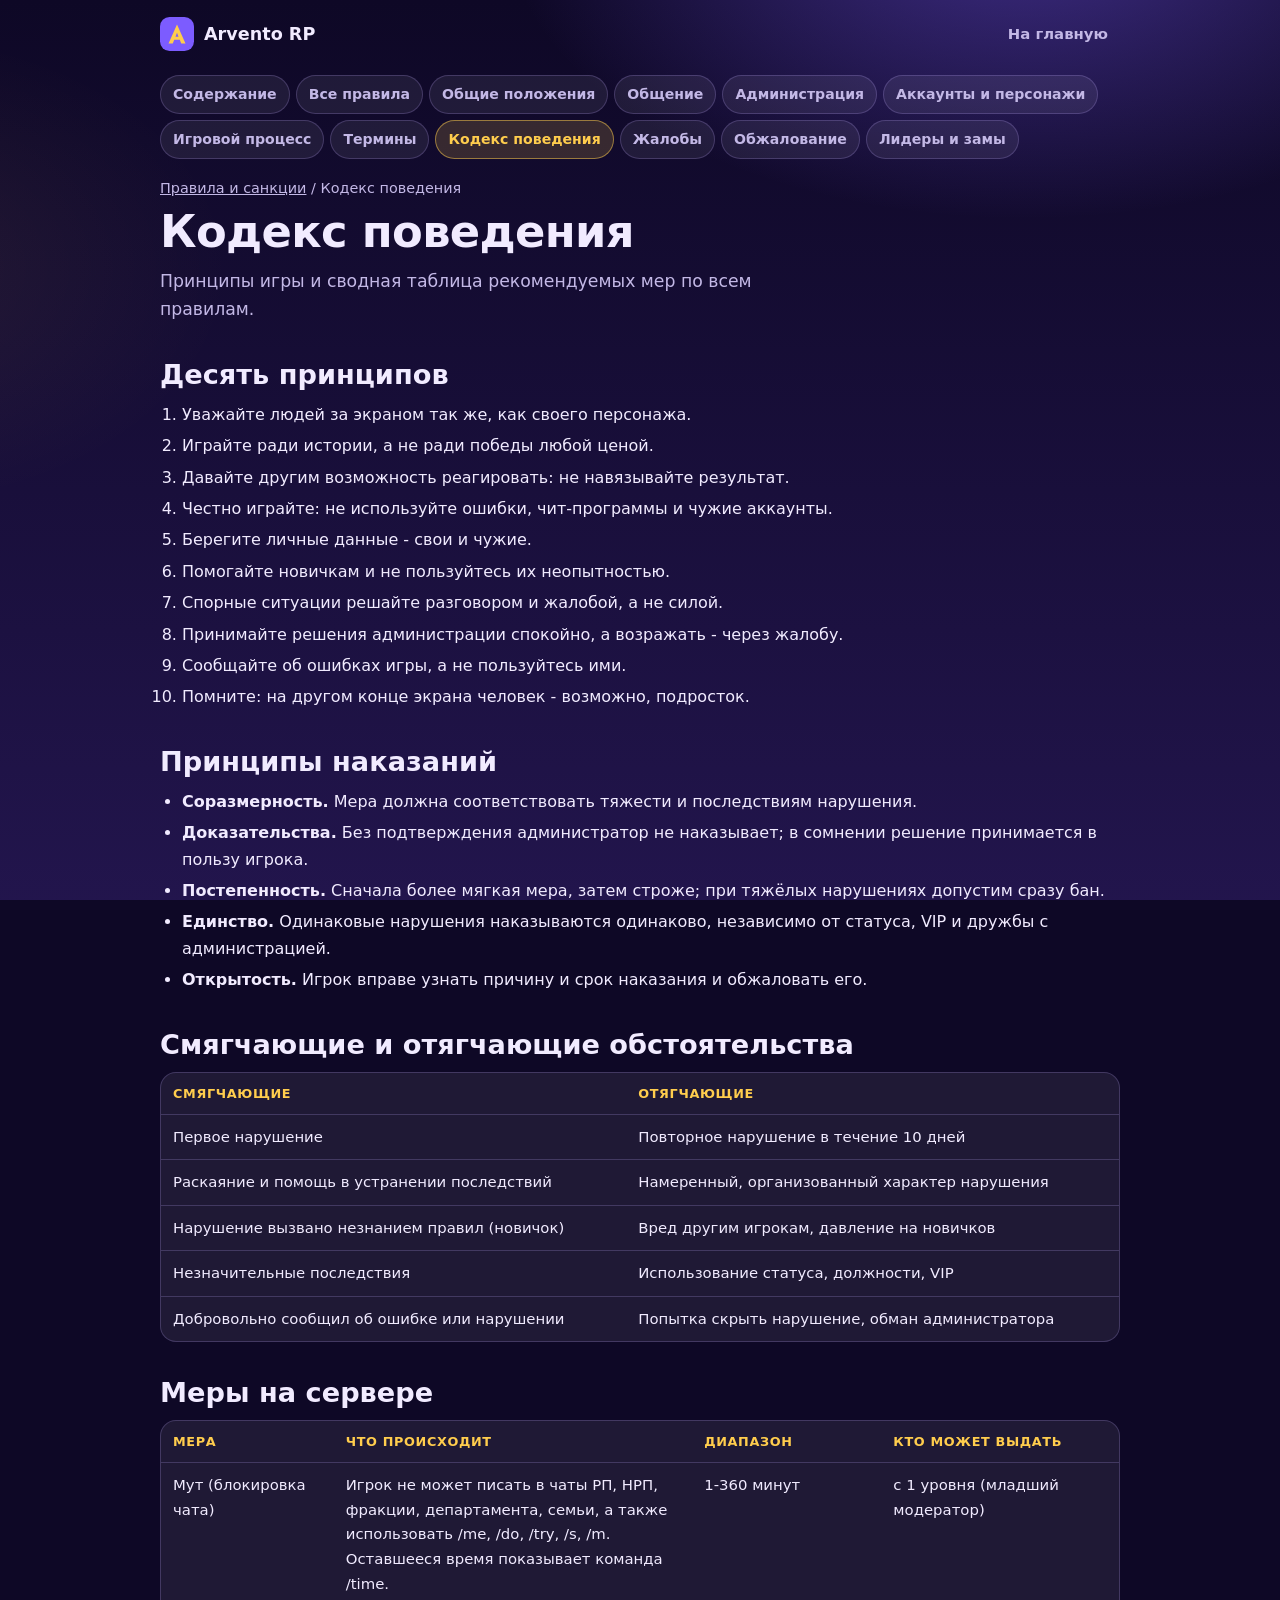
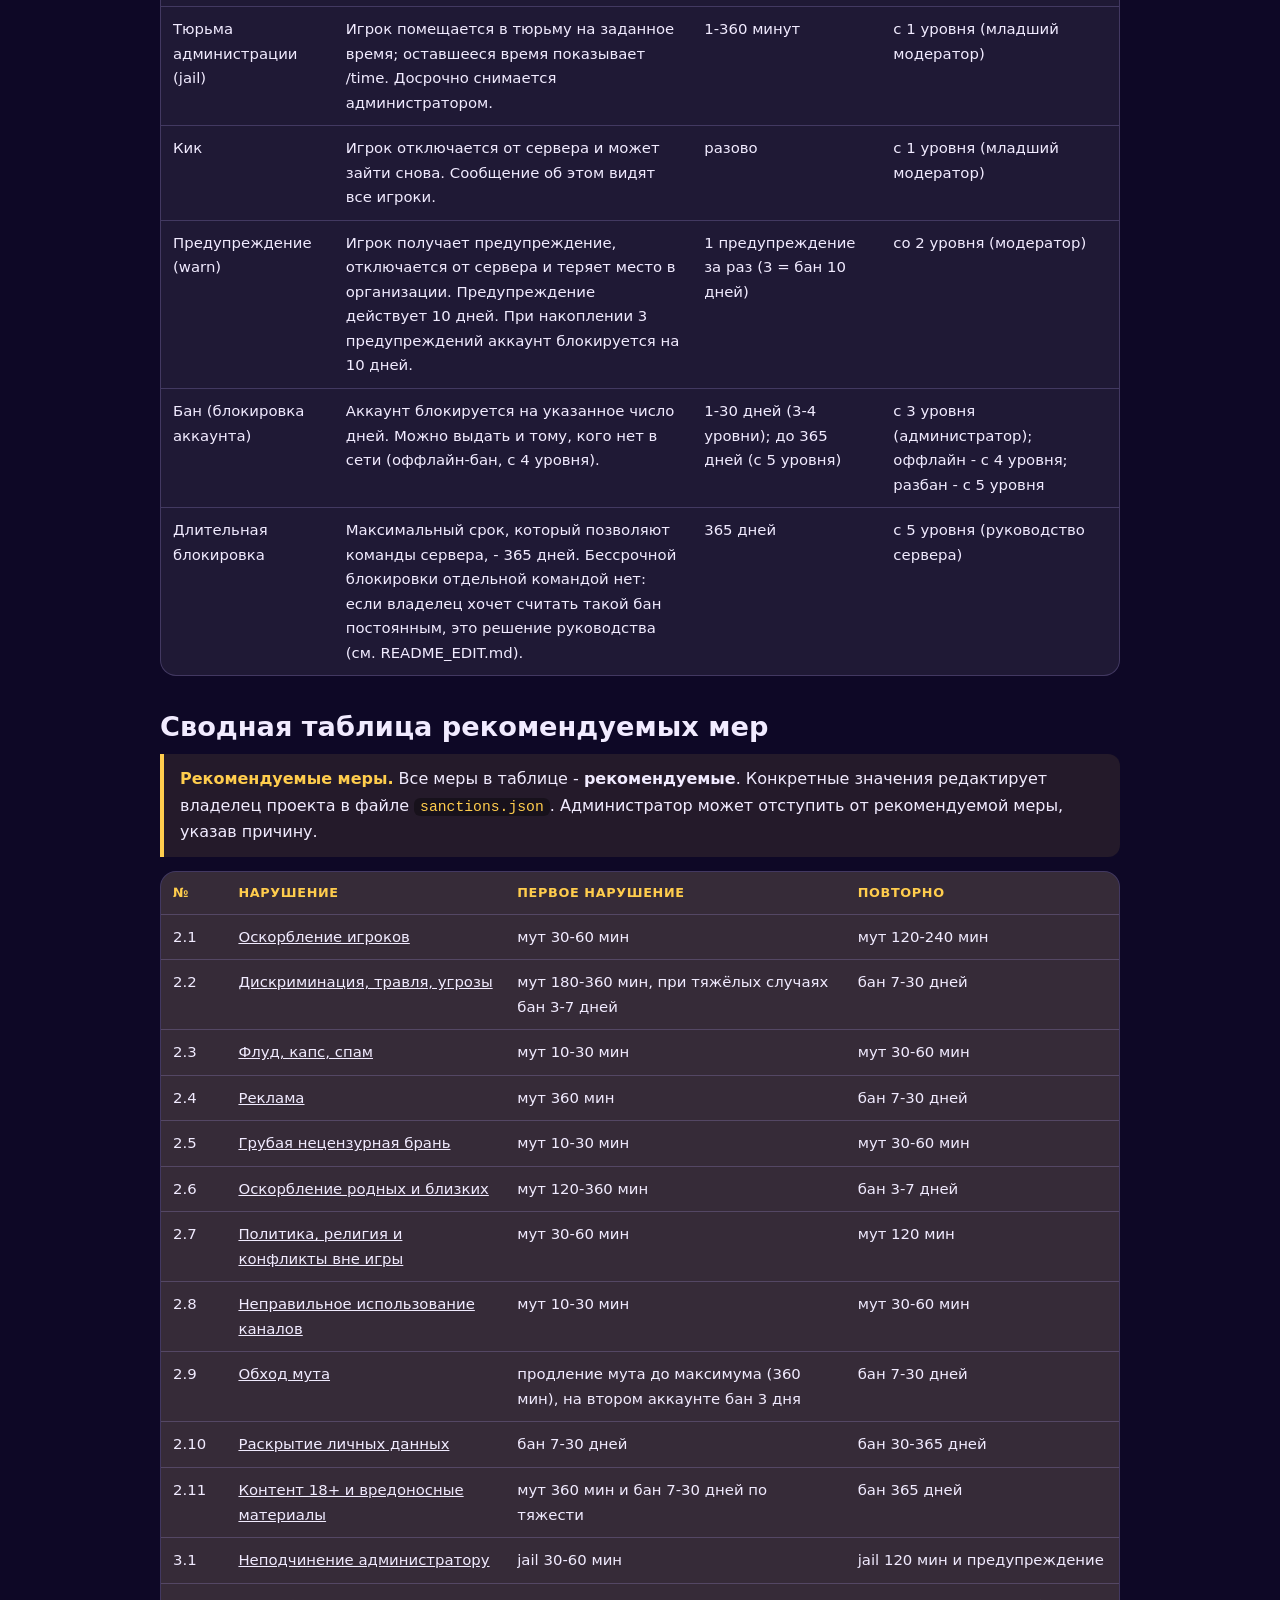
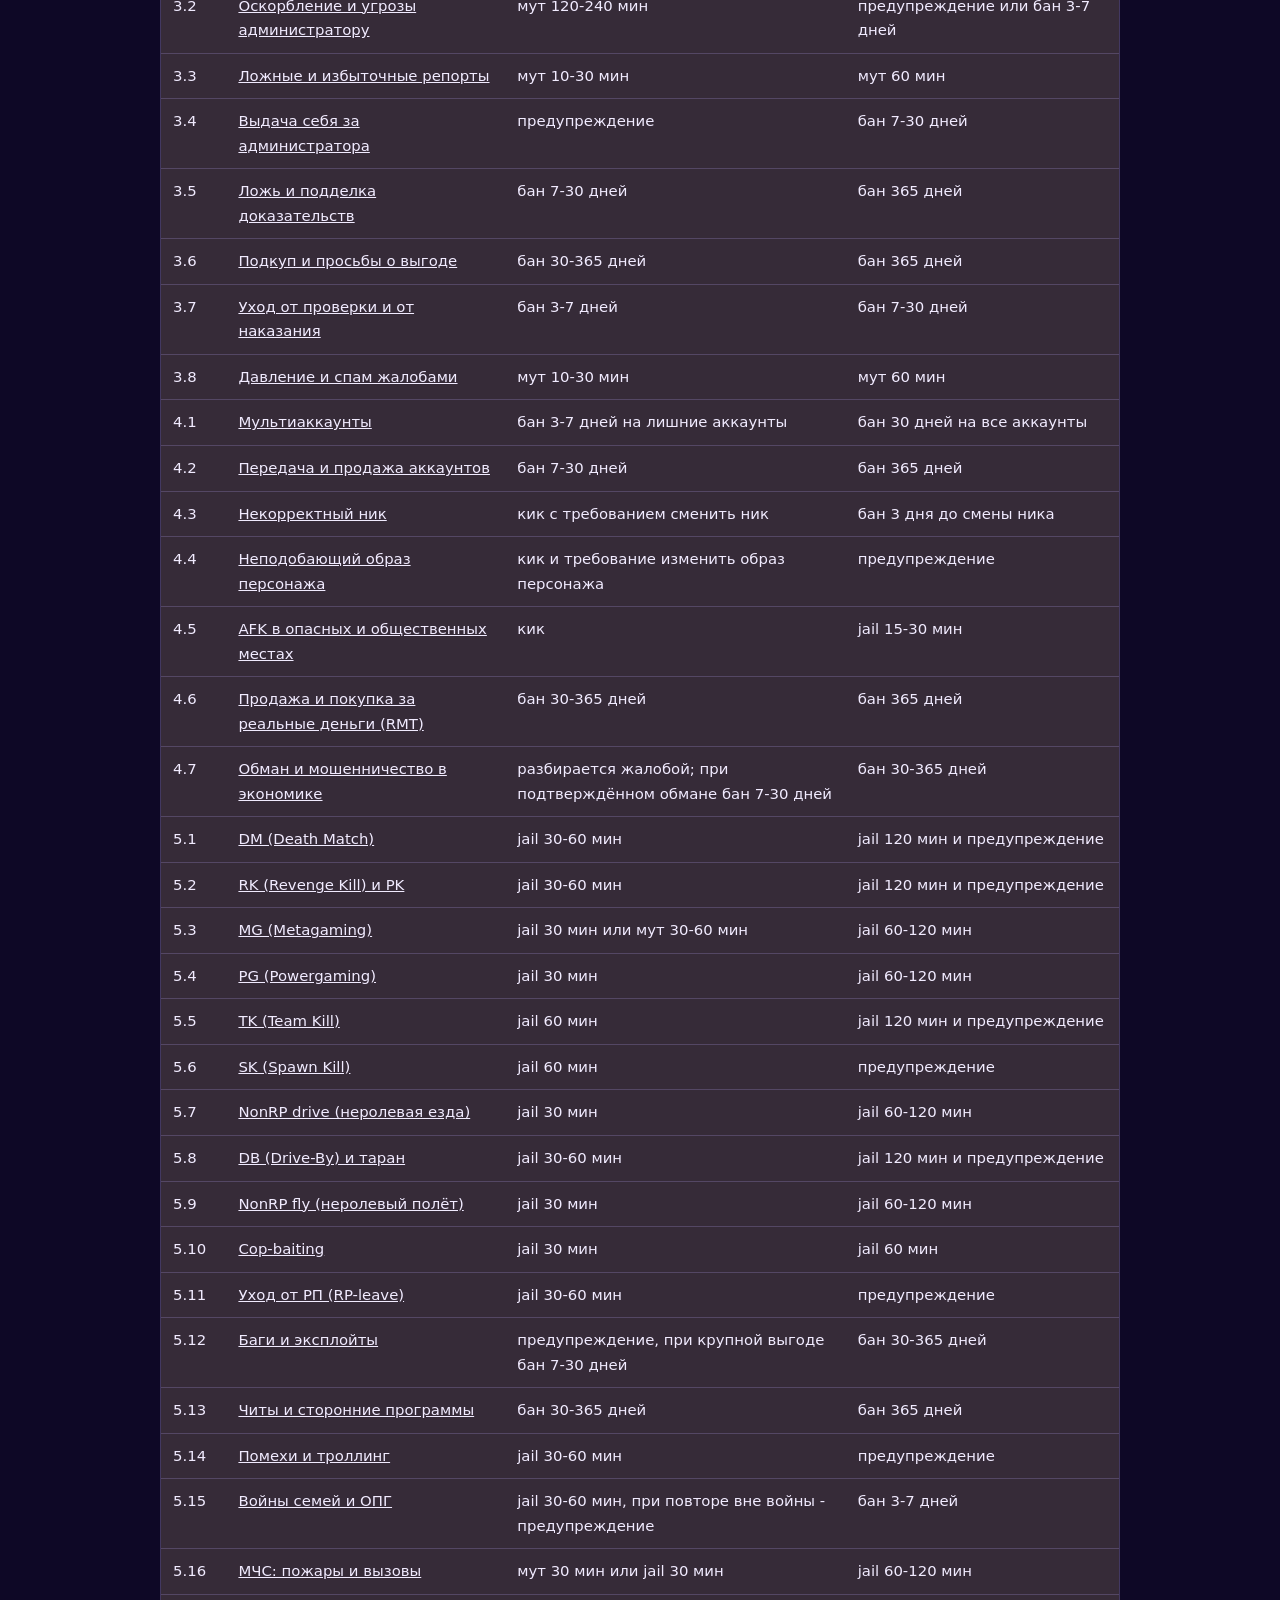
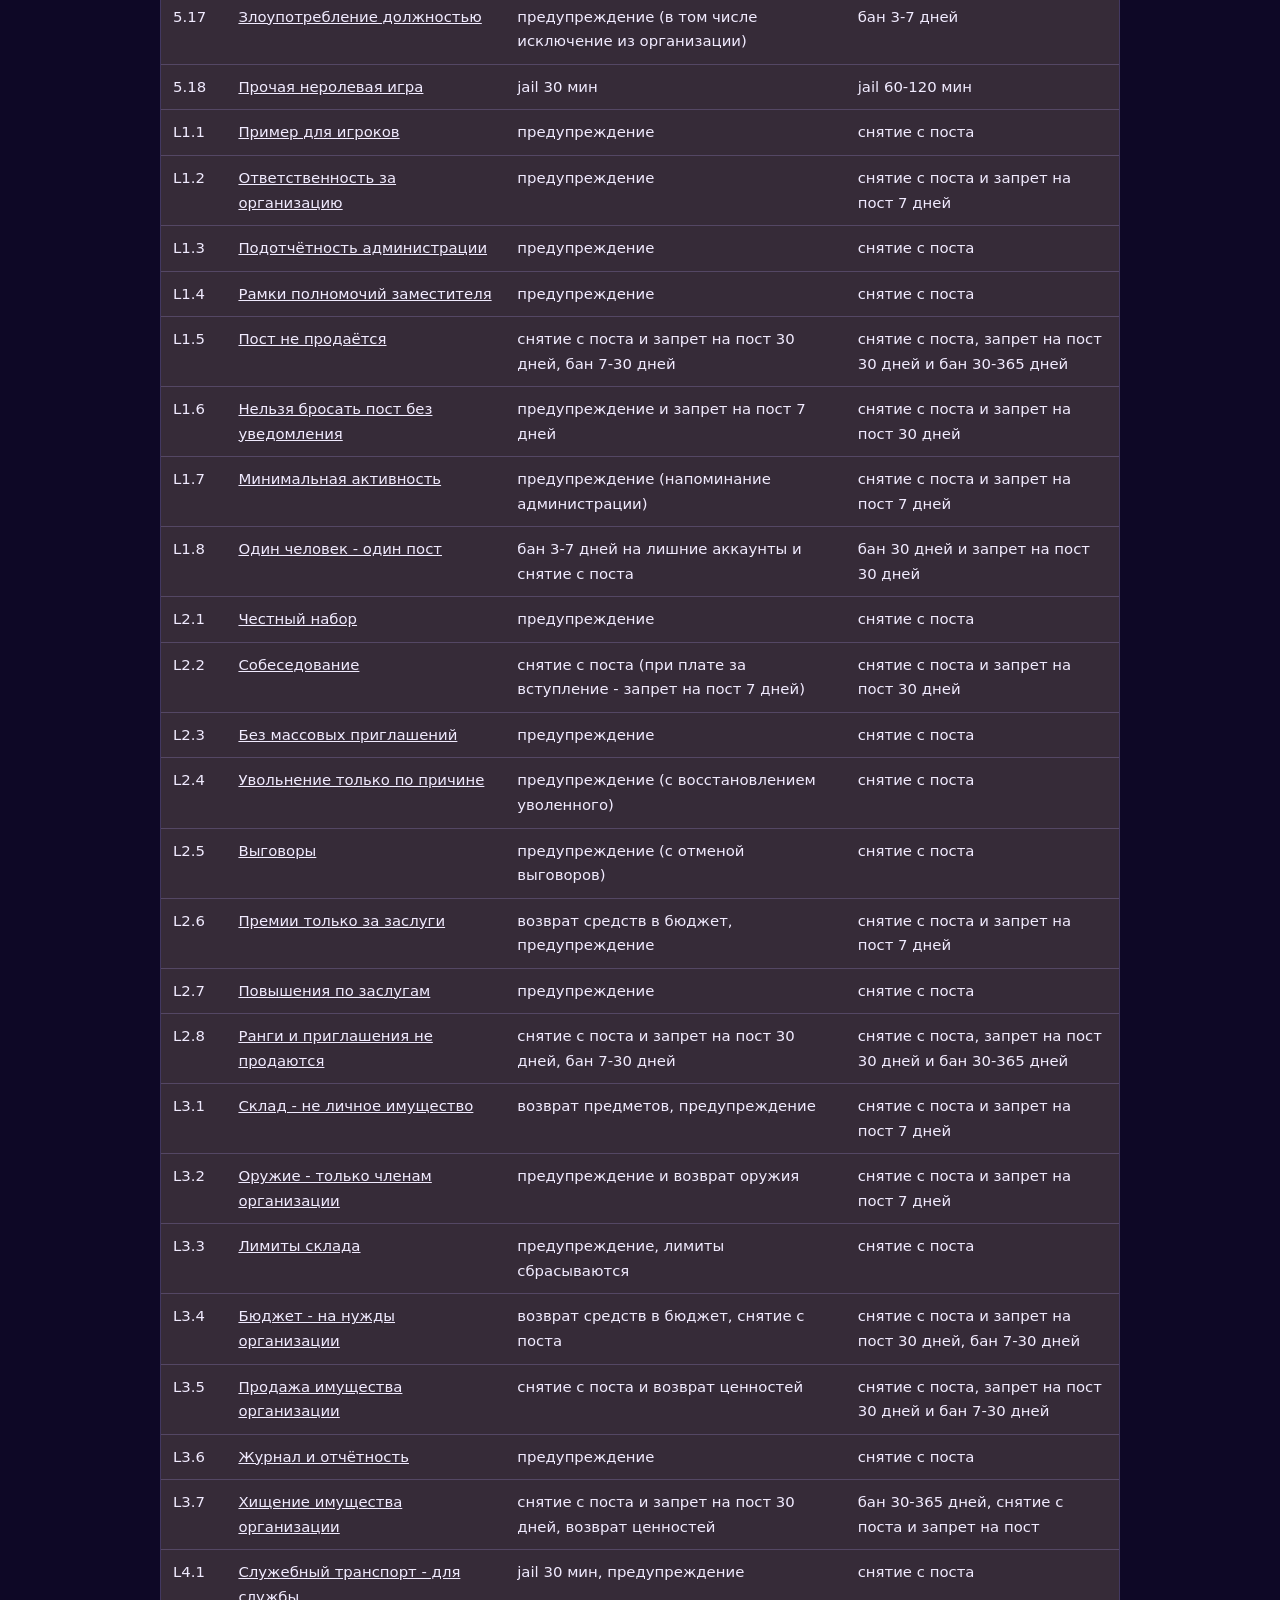
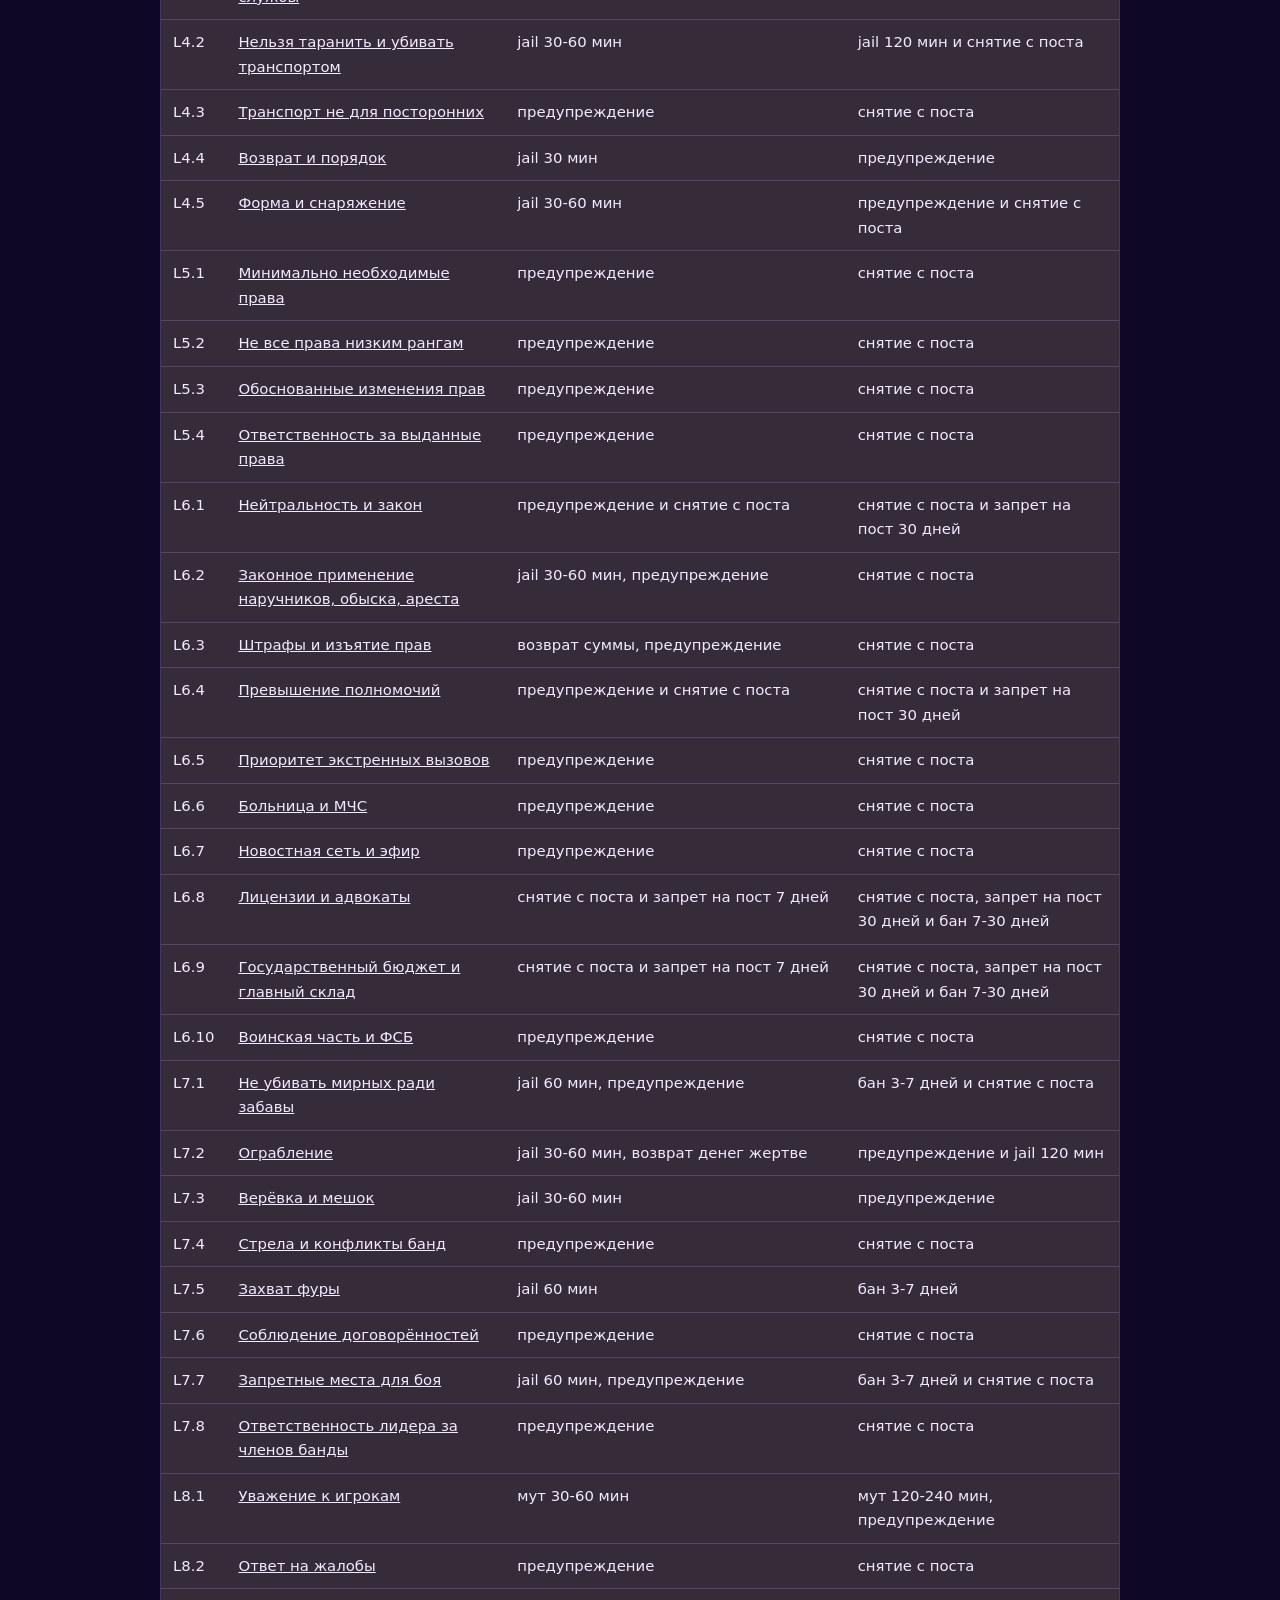
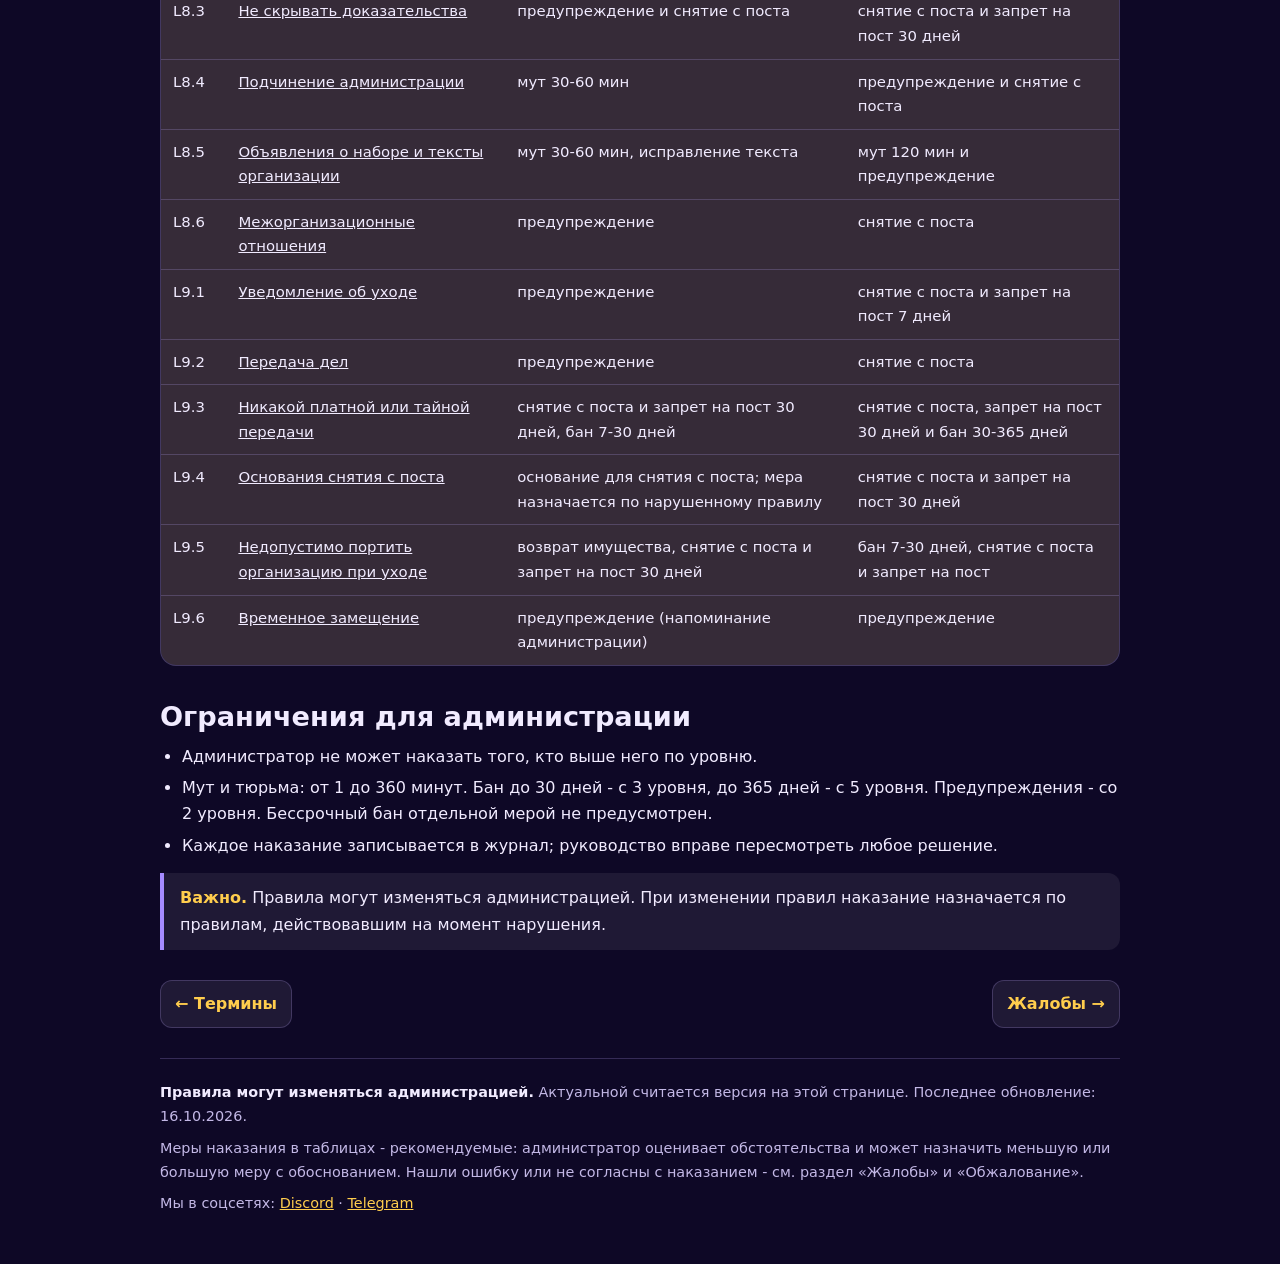
<file: docs/pravila/kodeks-povedeniya.html>
<!doctype html>
<html lang="ru">
<head>
<meta charset="utf-8">
<meta name="viewport" content="width=device-width, initial-scale=1, viewport-fit=cover">
<title>Правила: Кодекс поведения — Arvento RP</title>
<meta name="description" content="Принципы игры и сводная таблица рекомендуемых мер по всем правилам.">
<meta name="color-scheme" content="dark">
<meta name="theme-color" content="#0e0826">
<link rel="icon" href="data:image/svg+xml,%3Csvg xmlns='http://www.w3.org/2000/svg' viewBox='0 0 32 32'%3E%3Crect width='32' height='32' rx='9' fill='%237c5cff'/%3E%3Cpath fill='%23ffcd4d' fill-rule='evenodd' d='M16 7l8 18h-4l-1.4-3.5h-5.2L12 25H8zM14.6 18.5h2.8L16 14.8z'/%3E%3C/svg%3E">
<link rel="stylesheet" href="rules.css">
</head>
<body>
<header class="top"><div class="wrap">
<a class="brand" href="index.html"><svg class="logo" viewBox="0 0 32 32" aria-hidden="true"><rect width="32" height="32" rx="9" fill="#7c5cff"/><path fill="#ffcd4d" fill-rule="evenodd" d="M16 7l8 18h-4l-1.4-3.5h-5.2L12 25H8zM14.6 18.5h2.8L16 14.8z"/></svg><span>Arvento RP</span></a>
<a class="back" href="index.html">На главную</a>
</div></header>
<div class="wrap">
<nav class="tabs" aria-label="Разделы правил"><a href="index.html">Содержание</a><a href="vse-pravila.html">Все правила</a><a href="obshchie-polozheniya.html">Общие положения</a><a href="pravila-obshcheniya.html">Общение</a><a href="vzaimodeistvie-s-administraciei.html">Администрация</a><a href="akkaunty-i-personazhi.html">Аккаунты и персонажи</a><a href="igrovoi-process.html">Игровой процесс</a><a href="terminy.html">Термины</a><a href="kodeks-povedeniya.html" aria-current="page">Кодекс поведения</a><a href="zhaloby.html">Жалобы</a><a href="obzhalovanie.html">Обжалование</a><a href="pravila-liderov.html">Лидеры и замы</a></nav>
<main>
<p class="crumb"><a href="index.html">Правила и санкции</a> / Кодекс поведения</p>
<h1>Кодекс поведения</h1>
<p class="lead">Принципы игры и сводная таблица рекомендуемых мер по всем правилам.</p>
<h2>Десять принципов</h2><ol><li>Уважайте людей за экраном так же, как своего персонажа.</li><li>Играйте ради истории, а не ради победы любой ценой.</li><li>Давайте другим возможность реагировать: не навязывайте результат.</li><li>Честно играйте: не используйте ошибки, чит-программы и чужие аккаунты.</li><li>Берегите личные данные - свои и чужие.</li><li>Помогайте новичкам и не пользуйтесь их неопытностью.</li><li>Спорные ситуации решайте разговором и жалобой, а не силой.</li><li>Принимайте решения администрации спокойно, а возражать - через жалобу.</li><li>Сообщайте об ошибках игры, а не пользуйтесь ими.</li><li>Помните: на другом конце экрана человек - возможно, подросток.</li></ol><h2>Принципы наказаний</h2><ul><li><strong>Соразмерность.</strong> Мера должна соответствовать тяжести и последствиям нарушения.</li><li><strong>Доказательства.</strong> Без подтверждения администратор не наказывает; в сомнении решение принимается в пользу игрока.</li><li><strong>Постепенность.</strong> Сначала более мягкая мера, затем строже; при тяжёлых нарушениях допустим сразу бан.</li><li><strong>Единство.</strong> Одинаковые нарушения наказываются одинаково, независимо от статуса, VIP и дружбы с администрацией.</li><li><strong>Открытость.</strong> Игрок вправе узнать причину и срок наказания и обжаловать его.</li></ul><h2>Смягчающие и отягчающие обстоятельства</h2><div class="tablewrap"><table class=""><thead><tr><th>Смягчающие</th><th>Отягчающие</th></tr></thead><tbody><tr><td data-l="Смягчающие">Первое нарушение</td><td data-l="Отягчающие">Повторное нарушение в течение 10 дней</td></tr><tr><td data-l="Смягчающие">Раскаяние и помощь в устранении последствий</td><td data-l="Отягчающие">Намеренный, организованный характер нарушения</td></tr><tr><td data-l="Смягчающие">Нарушение вызвано незнанием правил (новичок)</td><td data-l="Отягчающие">Вред другим игрокам, давление на новичков</td></tr><tr><td data-l="Смягчающие">Незначительные последствия</td><td data-l="Отягчающие">Использование статуса, должности, VIP</td></tr><tr><td data-l="Смягчающие">Добровольно сообщил об ошибке или нарушении</td><td data-l="Отягчающие">Попытка скрыть нарушение, обман администратора</td></tr></tbody></table></div><h2>Меры на сервере</h2><div class="tablewrap"><table class="meas"><thead><tr><th>Мера</th><th>Что происходит</th><th>Диапазон</th><th>Кто может выдать</th></tr></thead><tbody><tr><td data-l="Мера">Мут (блокировка чата)</td><td data-l="Что происходит">Игрок не может писать в чаты РП, НРП, фракции, департамента, семьи, а также использовать /me, /do, /try, /s, /m. Оставшееся время показывает команда /time.</td><td data-l="Диапазон">1-360 минут</td><td data-l="Кто может выдать">с 1 уровня (младший модератор)</td></tr><tr><td data-l="Мера">Тюрьма администрации (jail)</td><td data-l="Что происходит">Игрок помещается в тюрьму на заданное время; оставшееся время показывает /time. Досрочно снимается администратором.</td><td data-l="Диапазон">1-360 минут</td><td data-l="Кто может выдать">с 1 уровня (младший модератор)</td></tr><tr><td data-l="Мера">Кик</td><td data-l="Что происходит">Игрок отключается от сервера и может зайти снова. Сообщение об этом видят все игроки.</td><td data-l="Диапазон">разово</td><td data-l="Кто может выдать">с 1 уровня (младший модератор)</td></tr><tr><td data-l="Мера">Предупреждение (warn)</td><td data-l="Что происходит">Игрок получает предупреждение, отключается от сервера и теряет место в организации. Предупреждение действует 10 дней. При накоплении 3 предупреждений аккаунт блокируется на 10 дней.</td><td data-l="Диапазон">1 предупреждение за раз (3 = бан 10 дней)</td><td data-l="Кто может выдать">со 2 уровня (модератор)</td></tr><tr><td data-l="Мера">Бан (блокировка аккаунта)</td><td data-l="Что происходит">Аккаунт блокируется на указанное число дней. Можно выдать и тому, кого нет в сети (оффлайн-бан, с 4 уровня).</td><td data-l="Диапазон">1-30 дней (3-4 уровни); до 365 дней (с 5 уровня)</td><td data-l="Кто может выдать">с 3 уровня (администратор); оффлайн - с 4 уровня; разбан - с 5 уровня</td></tr><tr><td data-l="Мера">Длительная блокировка</td><td data-l="Что происходит">Максимальный срок, который позволяют команды сервера, - 365 дней. Бессрочной блокировки отдельной командой нет: если владелец хочет считать такой бан постоянным, это решение руководства (см. README_EDIT.md).</td><td data-l="Диапазон">365 дней</td><td data-l="Кто может выдать">с 5 уровня (руководство сервера)</td></tr></tbody></table></div><h2>Сводная таблица рекомендуемых мер</h2><div class="note edit"><strong>Рекомендуемые меры.</strong> Все меры в таблице - <strong>рекомендуемые</strong>. Конкретные значения редактирует владелец проекта в файле <code>sanctions.json</code>. Администратор может отступить от рекомендуемой меры, указав причину.</div><div class="tablewrap"><table class="sanc"><thead><tr><th>№</th><th>Нарушение</th><th>Первое нарушение</th><th>Повторно</th></tr></thead><tbody><tr><td data-l="№">2.1</td><td data-l="Нарушение"><a href="pravila-obshcheniya.html#r2-1">Оскорбление игроков</a></td><td data-l="Первое нарушение">мут 30-60 мин</td><td data-l="Повторно">мут 120-240 мин</td></tr><tr><td data-l="№">2.2</td><td data-l="Нарушение"><a href="pravila-obshcheniya.html#r2-2">Дискриминация, травля, угрозы</a></td><td data-l="Первое нарушение">мут 180-360 мин, при тяжёлых случаях бан 3-7 дней</td><td data-l="Повторно">бан 7-30 дней</td></tr><tr><td data-l="№">2.3</td><td data-l="Нарушение"><a href="pravila-obshcheniya.html#r2-3">Флуд, капс, спам</a></td><td data-l="Первое нарушение">мут 10-30 мин</td><td data-l="Повторно">мут 30-60 мин</td></tr><tr><td data-l="№">2.4</td><td data-l="Нарушение"><a href="pravila-obshcheniya.html#r2-4">Реклама</a></td><td data-l="Первое нарушение">мут 360 мин</td><td data-l="Повторно">бан 7-30 дней</td></tr><tr><td data-l="№">2.5</td><td data-l="Нарушение"><a href="pravila-obshcheniya.html#r2-5">Грубая нецензурная брань</a></td><td data-l="Первое нарушение">мут 10-30 мин</td><td data-l="Повторно">мут 30-60 мин</td></tr><tr><td data-l="№">2.6</td><td data-l="Нарушение"><a href="pravila-obshcheniya.html#r2-6">Оскорбление родных и близких</a></td><td data-l="Первое нарушение">мут 120-360 мин</td><td data-l="Повторно">бан 3-7 дней</td></tr><tr><td data-l="№">2.7</td><td data-l="Нарушение"><a href="pravila-obshcheniya.html#r2-7">Политика, религия и конфликты вне игры</a></td><td data-l="Первое нарушение">мут 30-60 мин</td><td data-l="Повторно">мут 120 мин</td></tr><tr><td data-l="№">2.8</td><td data-l="Нарушение"><a href="pravila-obshcheniya.html#r2-8">Неправильное использование каналов</a></td><td data-l="Первое нарушение">мут 10-30 мин</td><td data-l="Повторно">мут 30-60 мин</td></tr><tr><td data-l="№">2.9</td><td data-l="Нарушение"><a href="pravila-obshcheniya.html#r2-9">Обход мута</a></td><td data-l="Первое нарушение">продление мута до максимума (360 мин), на втором аккаунте бан 3 дня</td><td data-l="Повторно">бан 7-30 дней</td></tr><tr><td data-l="№">2.10</td><td data-l="Нарушение"><a href="pravila-obshcheniya.html#r2-10">Раскрытие личных данных</a></td><td data-l="Первое нарушение">бан 7-30 дней</td><td data-l="Повторно">бан 30-365 дней</td></tr><tr><td data-l="№">2.11</td><td data-l="Нарушение"><a href="pravila-obshcheniya.html#r2-11">Контент 18+ и вредоносные материалы</a></td><td data-l="Первое нарушение">мут 360 мин и бан 7-30 дней по тяжести</td><td data-l="Повторно">бан 365 дней</td></tr><tr><td data-l="№">3.1</td><td data-l="Нарушение"><a href="vzaimodeistvie-s-administraciei.html#r3-1">Неподчинение администратору</a></td><td data-l="Первое нарушение">jail 30-60 мин</td><td data-l="Повторно">jail 120 мин и предупреждение</td></tr><tr><td data-l="№">3.2</td><td data-l="Нарушение"><a href="vzaimodeistvie-s-administraciei.html#r3-2">Оскорбление и угрозы администратору</a></td><td data-l="Первое нарушение">мут 120-240 мин</td><td data-l="Повторно">предупреждение или бан 3-7 дней</td></tr><tr><td data-l="№">3.3</td><td data-l="Нарушение"><a href="vzaimodeistvie-s-administraciei.html#r3-3">Ложные и избыточные репорты</a></td><td data-l="Первое нарушение">мут 10-30 мин</td><td data-l="Повторно">мут 60 мин</td></tr><tr><td data-l="№">3.4</td><td data-l="Нарушение"><a href="vzaimodeistvie-s-administraciei.html#r3-4">Выдача себя за администратора</a></td><td data-l="Первое нарушение">предупреждение</td><td data-l="Повторно">бан 7-30 дней</td></tr><tr><td data-l="№">3.5</td><td data-l="Нарушение"><a href="vzaimodeistvie-s-administraciei.html#r3-5">Ложь и подделка доказательств</a></td><td data-l="Первое нарушение">бан 7-30 дней</td><td data-l="Повторно">бан 365 дней</td></tr><tr><td data-l="№">3.6</td><td data-l="Нарушение"><a href="vzaimodeistvie-s-administraciei.html#r3-6">Подкуп и просьбы о выгоде</a></td><td data-l="Первое нарушение">бан 30-365 дней</td><td data-l="Повторно">бан 365 дней</td></tr><tr><td data-l="№">3.7</td><td data-l="Нарушение"><a href="vzaimodeistvie-s-administraciei.html#r3-7">Уход от проверки и от наказания</a></td><td data-l="Первое нарушение">бан 3-7 дней</td><td data-l="Повторно">бан 7-30 дней</td></tr><tr><td data-l="№">3.8</td><td data-l="Нарушение"><a href="vzaimodeistvie-s-administraciei.html#r3-8">Давление и спам жалобами</a></td><td data-l="Первое нарушение">мут 10-30 мин</td><td data-l="Повторно">мут 60 мин</td></tr><tr><td data-l="№">4.1</td><td data-l="Нарушение"><a href="akkaunty-i-personazhi.html#r4-1">Мультиаккаунты</a></td><td data-l="Первое нарушение">бан 3-7 дней на лишние аккаунты</td><td data-l="Повторно">бан 30 дней на все аккаунты</td></tr><tr><td data-l="№">4.2</td><td data-l="Нарушение"><a href="akkaunty-i-personazhi.html#r4-2">Передача и продажа аккаунтов</a></td><td data-l="Первое нарушение">бан 7-30 дней</td><td data-l="Повторно">бан 365 дней</td></tr><tr><td data-l="№">4.3</td><td data-l="Нарушение"><a href="akkaunty-i-personazhi.html#r4-3">Некорректный ник</a></td><td data-l="Первое нарушение">кик с требованием сменить ник</td><td data-l="Повторно">бан 3 дня до смены ника</td></tr><tr><td data-l="№">4.4</td><td data-l="Нарушение"><a href="akkaunty-i-personazhi.html#r4-4">Неподобающий образ персонажа</a></td><td data-l="Первое нарушение">кик и требование изменить образ персонажа</td><td data-l="Повторно">предупреждение</td></tr><tr><td data-l="№">4.5</td><td data-l="Нарушение"><a href="akkaunty-i-personazhi.html#r4-5">AFK в опасных и общественных местах</a></td><td data-l="Первое нарушение">кик</td><td data-l="Повторно">jail 15-30 мин</td></tr><tr><td data-l="№">4.6</td><td data-l="Нарушение"><a href="akkaunty-i-personazhi.html#r4-6">Продажа и покупка за реальные деньги (RMT)</a></td><td data-l="Первое нарушение">бан 30-365 дней</td><td data-l="Повторно">бан 365 дней</td></tr><tr><td data-l="№">4.7</td><td data-l="Нарушение"><a href="akkaunty-i-personazhi.html#r4-7">Обман и мошенничество в экономике</a></td><td data-l="Первое нарушение">разбирается жалобой; при подтверждённом обмане бан 7-30 дней</td><td data-l="Повторно">бан 30-365 дней</td></tr><tr><td data-l="№">5.1</td><td data-l="Нарушение"><a href="igrovoi-process.html#r5-1">DM (Death Match)</a></td><td data-l="Первое нарушение">jail 30-60 мин</td><td data-l="Повторно">jail 120 мин и предупреждение</td></tr><tr><td data-l="№">5.2</td><td data-l="Нарушение"><a href="igrovoi-process.html#r5-2">RK (Revenge Kill) и PK</a></td><td data-l="Первое нарушение">jail 30-60 мин</td><td data-l="Повторно">jail 120 мин и предупреждение</td></tr><tr><td data-l="№">5.3</td><td data-l="Нарушение"><a href="igrovoi-process.html#r5-3">MG (Metagaming)</a></td><td data-l="Первое нарушение">jail 30 мин или мут 30-60 мин</td><td data-l="Повторно">jail 60-120 мин</td></tr><tr><td data-l="№">5.4</td><td data-l="Нарушение"><a href="igrovoi-process.html#r5-4">PG (Powergaming)</a></td><td data-l="Первое нарушение">jail 30 мин</td><td data-l="Повторно">jail 60-120 мин</td></tr><tr><td data-l="№">5.5</td><td data-l="Нарушение"><a href="igrovoi-process.html#r5-5">TK (Team Kill)</a></td><td data-l="Первое нарушение">jail 60 мин</td><td data-l="Повторно">jail 120 мин и предупреждение</td></tr><tr><td data-l="№">5.6</td><td data-l="Нарушение"><a href="igrovoi-process.html#r5-6">SK (Spawn Kill)</a></td><td data-l="Первое нарушение">jail 60 мин</td><td data-l="Повторно">предупреждение</td></tr><tr><td data-l="№">5.7</td><td data-l="Нарушение"><a href="igrovoi-process.html#r5-7">NonRP drive (неролевая езда)</a></td><td data-l="Первое нарушение">jail 30 мин</td><td data-l="Повторно">jail 60-120 мин</td></tr><tr><td data-l="№">5.8</td><td data-l="Нарушение"><a href="igrovoi-process.html#r5-8">DB (Drive-By) и таран</a></td><td data-l="Первое нарушение">jail 30-60 мин</td><td data-l="Повторно">jail 120 мин и предупреждение</td></tr><tr><td data-l="№">5.9</td><td data-l="Нарушение"><a href="igrovoi-process.html#r5-9">NonRP fly (неролевый полёт)</a></td><td data-l="Первое нарушение">jail 30 мин</td><td data-l="Повторно">jail 60-120 мин</td></tr><tr><td data-l="№">5.10</td><td data-l="Нарушение"><a href="igrovoi-process.html#r5-10">Cop-baiting</a></td><td data-l="Первое нарушение">jail 30 мин</td><td data-l="Повторно">jail 60 мин</td></tr><tr><td data-l="№">5.11</td><td data-l="Нарушение"><a href="igrovoi-process.html#r5-11">Уход от РП (RP-leave)</a></td><td data-l="Первое нарушение">jail 30-60 мин</td><td data-l="Повторно">предупреждение</td></tr><tr><td data-l="№">5.12</td><td data-l="Нарушение"><a href="igrovoi-process.html#r5-12">Баги и эксплойты</a></td><td data-l="Первое нарушение">предупреждение, при крупной выгоде бан 7-30 дней</td><td data-l="Повторно">бан 30-365 дней</td></tr><tr><td data-l="№">5.13</td><td data-l="Нарушение"><a href="igrovoi-process.html#r5-13">Читы и сторонние программы</a></td><td data-l="Первое нарушение">бан 30-365 дней</td><td data-l="Повторно">бан 365 дней</td></tr><tr><td data-l="№">5.14</td><td data-l="Нарушение"><a href="igrovoi-process.html#r5-14">Помехи и троллинг</a></td><td data-l="Первое нарушение">jail 30-60 мин</td><td data-l="Повторно">предупреждение</td></tr><tr><td data-l="№">5.15</td><td data-l="Нарушение"><a href="igrovoi-process.html#r5-15">Войны семей и ОПГ</a></td><td data-l="Первое нарушение">jail 30-60 мин, при повторе вне войны - предупреждение</td><td data-l="Повторно">бан 3-7 дней</td></tr><tr><td data-l="№">5.16</td><td data-l="Нарушение"><a href="igrovoi-process.html#r5-16">МЧС: пожары и вызовы</a></td><td data-l="Первое нарушение">мут 30 мин или jail 30 мин</td><td data-l="Повторно">jail 60-120 мин</td></tr><tr><td data-l="№">5.17</td><td data-l="Нарушение"><a href="igrovoi-process.html#r5-17">Злоупотребление должностью</a></td><td data-l="Первое нарушение">предупреждение (в том числе исключение из организации)</td><td data-l="Повторно">бан 3-7 дней</td></tr><tr><td data-l="№">5.18</td><td data-l="Нарушение"><a href="igrovoi-process.html#r5-18">Прочая неролевая игра</a></td><td data-l="Первое нарушение">jail 30 мин</td><td data-l="Повторно">jail 60-120 мин</td></tr><tr><td data-l="№">L1.1</td><td data-l="Нарушение"><a href="pravila-liderov.html#rL1-1">Пример для игроков</a></td><td data-l="Первое нарушение">предупреждение</td><td data-l="Повторно">снятие с поста</td></tr><tr><td data-l="№">L1.2</td><td data-l="Нарушение"><a href="pravila-liderov.html#rL1-2">Ответственность за организацию</a></td><td data-l="Первое нарушение">предупреждение</td><td data-l="Повторно">снятие с поста и запрет на пост 7 дней</td></tr><tr><td data-l="№">L1.3</td><td data-l="Нарушение"><a href="pravila-liderov.html#rL1-3">Подотчётность администрации</a></td><td data-l="Первое нарушение">предупреждение</td><td data-l="Повторно">снятие с поста</td></tr><tr><td data-l="№">L1.4</td><td data-l="Нарушение"><a href="pravila-liderov.html#rL1-4">Рамки полномочий заместителя</a></td><td data-l="Первое нарушение">предупреждение</td><td data-l="Повторно">снятие с поста</td></tr><tr><td data-l="№">L1.5</td><td data-l="Нарушение"><a href="pravila-liderov.html#rL1-5">Пост не продаётся</a></td><td data-l="Первое нарушение">снятие с поста и запрет на пост 30 дней, бан 7-30 дней</td><td data-l="Повторно">снятие с поста, запрет на пост 30 дней и бан 30-365 дней</td></tr><tr><td data-l="№">L1.6</td><td data-l="Нарушение"><a href="pravila-liderov.html#rL1-6">Нельзя бросать пост без уведомления</a></td><td data-l="Первое нарушение">предупреждение и запрет на пост 7 дней</td><td data-l="Повторно">снятие с поста и запрет на пост 30 дней</td></tr><tr><td data-l="№">L1.7</td><td data-l="Нарушение"><a href="pravila-liderov.html#rL1-7">Минимальная активность</a></td><td data-l="Первое нарушение">предупреждение (напоминание администрации)</td><td data-l="Повторно">снятие с поста и запрет на пост 7 дней</td></tr><tr><td data-l="№">L1.8</td><td data-l="Нарушение"><a href="pravila-liderov.html#rL1-8">Один человек - один пост</a></td><td data-l="Первое нарушение">бан 3-7 дней на лишние аккаунты и снятие с поста</td><td data-l="Повторно">бан 30 дней и запрет на пост 30 дней</td></tr><tr><td data-l="№">L2.1</td><td data-l="Нарушение"><a href="pravila-liderov.html#rL2-1">Честный набор</a></td><td data-l="Первое нарушение">предупреждение</td><td data-l="Повторно">снятие с поста</td></tr><tr><td data-l="№">L2.2</td><td data-l="Нарушение"><a href="pravila-liderov.html#rL2-2">Собеседование</a></td><td data-l="Первое нарушение">снятие с поста (при плате за вступление - запрет на пост 7 дней)</td><td data-l="Повторно">снятие с поста и запрет на пост 30 дней</td></tr><tr><td data-l="№">L2.3</td><td data-l="Нарушение"><a href="pravila-liderov.html#rL2-3">Без массовых приглашений</a></td><td data-l="Первое нарушение">предупреждение</td><td data-l="Повторно">снятие с поста</td></tr><tr><td data-l="№">L2.4</td><td data-l="Нарушение"><a href="pravila-liderov.html#rL2-4">Увольнение только по причине</a></td><td data-l="Первое нарушение">предупреждение (с восстановлением уволенного)</td><td data-l="Повторно">снятие с поста</td></tr><tr><td data-l="№">L2.5</td><td data-l="Нарушение"><a href="pravila-liderov.html#rL2-5">Выговоры</a></td><td data-l="Первое нарушение">предупреждение (с отменой выговоров)</td><td data-l="Повторно">снятие с поста</td></tr><tr><td data-l="№">L2.6</td><td data-l="Нарушение"><a href="pravila-liderov.html#rL2-6">Премии только за заслуги</a></td><td data-l="Первое нарушение">возврат средств в бюджет, предупреждение</td><td data-l="Повторно">снятие с поста и запрет на пост 7 дней</td></tr><tr><td data-l="№">L2.7</td><td data-l="Нарушение"><a href="pravila-liderov.html#rL2-7">Повышения по заслугам</a></td><td data-l="Первое нарушение">предупреждение</td><td data-l="Повторно">снятие с поста</td></tr><tr><td data-l="№">L2.8</td><td data-l="Нарушение"><a href="pravila-liderov.html#rL2-8">Ранги и приглашения не продаются</a></td><td data-l="Первое нарушение">снятие с поста и запрет на пост 30 дней, бан 7-30 дней</td><td data-l="Повторно">снятие с поста, запрет на пост 30 дней и бан 30-365 дней</td></tr><tr><td data-l="№">L3.1</td><td data-l="Нарушение"><a href="pravila-liderov.html#rL3-1">Склад - не личное имущество</a></td><td data-l="Первое нарушение">возврат предметов, предупреждение</td><td data-l="Повторно">снятие с поста и запрет на пост 7 дней</td></tr><tr><td data-l="№">L3.2</td><td data-l="Нарушение"><a href="pravila-liderov.html#rL3-2">Оружие - только членам организации</a></td><td data-l="Первое нарушение">предупреждение и возврат оружия</td><td data-l="Повторно">снятие с поста и запрет на пост 7 дней</td></tr><tr><td data-l="№">L3.3</td><td data-l="Нарушение"><a href="pravila-liderov.html#rL3-3">Лимиты склада</a></td><td data-l="Первое нарушение">предупреждение, лимиты сбрасываются</td><td data-l="Повторно">снятие с поста</td></tr><tr><td data-l="№">L3.4</td><td data-l="Нарушение"><a href="pravila-liderov.html#rL3-4">Бюджет - на нужды организации</a></td><td data-l="Первое нарушение">возврат средств в бюджет, снятие с поста</td><td data-l="Повторно">снятие с поста и запрет на пост 30 дней, бан 7-30 дней</td></tr><tr><td data-l="№">L3.5</td><td data-l="Нарушение"><a href="pravila-liderov.html#rL3-5">Продажа имущества организации</a></td><td data-l="Первое нарушение">снятие с поста и возврат ценностей</td><td data-l="Повторно">снятие с поста, запрет на пост 30 дней и бан 7-30 дней</td></tr><tr><td data-l="№">L3.6</td><td data-l="Нарушение"><a href="pravila-liderov.html#rL3-6">Журнал и отчётность</a></td><td data-l="Первое нарушение">предупреждение</td><td data-l="Повторно">снятие с поста</td></tr><tr><td data-l="№">L3.7</td><td data-l="Нарушение"><a href="pravila-liderov.html#rL3-7">Хищение имущества организации</a></td><td data-l="Первое нарушение">снятие с поста и запрет на пост 30 дней, возврат ценностей</td><td data-l="Повторно">бан 30-365 дней, снятие с поста и запрет на пост</td></tr><tr><td data-l="№">L4.1</td><td data-l="Нарушение"><a href="pravila-liderov.html#rL4-1">Служебный транспорт - для службы</a></td><td data-l="Первое нарушение">jail 30 мин, предупреждение</td><td data-l="Повторно">снятие с поста</td></tr><tr><td data-l="№">L4.2</td><td data-l="Нарушение"><a href="pravila-liderov.html#rL4-2">Нельзя таранить и убивать транспортом</a></td><td data-l="Первое нарушение">jail 30-60 мин</td><td data-l="Повторно">jail 120 мин и снятие с поста</td></tr><tr><td data-l="№">L4.3</td><td data-l="Нарушение"><a href="pravila-liderov.html#rL4-3">Транспорт не для посторонних</a></td><td data-l="Первое нарушение">предупреждение</td><td data-l="Повторно">снятие с поста</td></tr><tr><td data-l="№">L4.4</td><td data-l="Нарушение"><a href="pravila-liderov.html#rL4-4">Возврат и порядок</a></td><td data-l="Первое нарушение">jail 30 мин</td><td data-l="Повторно">предупреждение</td></tr><tr><td data-l="№">L4.5</td><td data-l="Нарушение"><a href="pravila-liderov.html#rL4-5">Форма и снаряжение</a></td><td data-l="Первое нарушение">jail 30-60 мин</td><td data-l="Повторно">предупреждение и снятие с поста</td></tr><tr><td data-l="№">L5.1</td><td data-l="Нарушение"><a href="pravila-liderov.html#rL5-1">Минимально необходимые права</a></td><td data-l="Первое нарушение">предупреждение</td><td data-l="Повторно">снятие с поста</td></tr><tr><td data-l="№">L5.2</td><td data-l="Нарушение"><a href="pravila-liderov.html#rL5-2">Не все права низким рангам</a></td><td data-l="Первое нарушение">предупреждение</td><td data-l="Повторно">снятие с поста</td></tr><tr><td data-l="№">L5.3</td><td data-l="Нарушение"><a href="pravila-liderov.html#rL5-3">Обоснованные изменения прав</a></td><td data-l="Первое нарушение">предупреждение</td><td data-l="Повторно">снятие с поста</td></tr><tr><td data-l="№">L5.4</td><td data-l="Нарушение"><a href="pravila-liderov.html#rL5-4">Ответственность за выданные права</a></td><td data-l="Первое нарушение">предупреждение</td><td data-l="Повторно">снятие с поста</td></tr><tr><td data-l="№">L6.1</td><td data-l="Нарушение"><a href="pravila-liderov.html#rL6-1">Нейтральность и закон</a></td><td data-l="Первое нарушение">предупреждение и снятие с поста</td><td data-l="Повторно">снятие с поста и запрет на пост 30 дней</td></tr><tr><td data-l="№">L6.2</td><td data-l="Нарушение"><a href="pravila-liderov.html#rL6-2">Законное применение наручников, обыска, ареста</a></td><td data-l="Первое нарушение">jail 30-60 мин, предупреждение</td><td data-l="Повторно">снятие с поста</td></tr><tr><td data-l="№">L6.3</td><td data-l="Нарушение"><a href="pravila-liderov.html#rL6-3">Штрафы и изъятие прав</a></td><td data-l="Первое нарушение">возврат суммы, предупреждение</td><td data-l="Повторно">снятие с поста</td></tr><tr><td data-l="№">L6.4</td><td data-l="Нарушение"><a href="pravila-liderov.html#rL6-4">Превышение полномочий</a></td><td data-l="Первое нарушение">предупреждение и снятие с поста</td><td data-l="Повторно">снятие с поста и запрет на пост 30 дней</td></tr><tr><td data-l="№">L6.5</td><td data-l="Нарушение"><a href="pravila-liderov.html#rL6-5">Приоритет экстренных вызовов</a></td><td data-l="Первое нарушение">предупреждение</td><td data-l="Повторно">снятие с поста</td></tr><tr><td data-l="№">L6.6</td><td data-l="Нарушение"><a href="pravila-liderov.html#rL6-6">Больница и МЧС</a></td><td data-l="Первое нарушение">предупреждение</td><td data-l="Повторно">снятие с поста</td></tr><tr><td data-l="№">L6.7</td><td data-l="Нарушение"><a href="pravila-liderov.html#rL6-7">Новостная сеть и эфир</a></td><td data-l="Первое нарушение">предупреждение</td><td data-l="Повторно">снятие с поста</td></tr><tr><td data-l="№">L6.8</td><td data-l="Нарушение"><a href="pravila-liderov.html#rL6-8">Лицензии и адвокаты</a></td><td data-l="Первое нарушение">снятие с поста и запрет на пост 7 дней</td><td data-l="Повторно">снятие с поста, запрет на пост 30 дней и бан 7-30 дней</td></tr><tr><td data-l="№">L6.9</td><td data-l="Нарушение"><a href="pravila-liderov.html#rL6-9">Государственный бюджет и главный склад</a></td><td data-l="Первое нарушение">снятие с поста и запрет на пост 7 дней</td><td data-l="Повторно">снятие с поста, запрет на пост 30 дней и бан 7-30 дней</td></tr><tr><td data-l="№">L6.10</td><td data-l="Нарушение"><a href="pravila-liderov.html#rL6-10">Воинская часть и ФСБ</a></td><td data-l="Первое нарушение">предупреждение</td><td data-l="Повторно">снятие с поста</td></tr><tr><td data-l="№">L7.1</td><td data-l="Нарушение"><a href="pravila-liderov.html#rL7-1">Не убивать мирных ради забавы</a></td><td data-l="Первое нарушение">jail 60 мин, предупреждение</td><td data-l="Повторно">бан 3-7 дней и снятие с поста</td></tr><tr><td data-l="№">L7.2</td><td data-l="Нарушение"><a href="pravila-liderov.html#rL7-2">Ограбление</a></td><td data-l="Первое нарушение">jail 30-60 мин, возврат денег жертве</td><td data-l="Повторно">предупреждение и jail 120 мин</td></tr><tr><td data-l="№">L7.3</td><td data-l="Нарушение"><a href="pravila-liderov.html#rL7-3">Верёвка и мешок</a></td><td data-l="Первое нарушение">jail 30-60 мин</td><td data-l="Повторно">предупреждение</td></tr><tr><td data-l="№">L7.4</td><td data-l="Нарушение"><a href="pravila-liderov.html#rL7-4">Стрела и конфликты банд</a></td><td data-l="Первое нарушение">предупреждение</td><td data-l="Повторно">снятие с поста</td></tr><tr><td data-l="№">L7.5</td><td data-l="Нарушение"><a href="pravila-liderov.html#rL7-5">Захват фуры</a></td><td data-l="Первое нарушение">jail 60 мин</td><td data-l="Повторно">бан 3-7 дней</td></tr><tr><td data-l="№">L7.6</td><td data-l="Нарушение"><a href="pravila-liderov.html#rL7-6">Соблюдение договорённостей</a></td><td data-l="Первое нарушение">предупреждение</td><td data-l="Повторно">снятие с поста</td></tr><tr><td data-l="№">L7.7</td><td data-l="Нарушение"><a href="pravila-liderov.html#rL7-7">Запретные места для боя</a></td><td data-l="Первое нарушение">jail 60 мин, предупреждение</td><td data-l="Повторно">бан 3-7 дней и снятие с поста</td></tr><tr><td data-l="№">L7.8</td><td data-l="Нарушение"><a href="pravila-liderov.html#rL7-8">Ответственность лидера за членов банды</a></td><td data-l="Первое нарушение">предупреждение</td><td data-l="Повторно">снятие с поста</td></tr><tr><td data-l="№">L8.1</td><td data-l="Нарушение"><a href="pravila-liderov.html#rL8-1">Уважение к игрокам</a></td><td data-l="Первое нарушение">мут 30-60 мин</td><td data-l="Повторно">мут 120-240 мин, предупреждение</td></tr><tr><td data-l="№">L8.2</td><td data-l="Нарушение"><a href="pravila-liderov.html#rL8-2">Ответ на жалобы</a></td><td data-l="Первое нарушение">предупреждение</td><td data-l="Повторно">снятие с поста</td></tr><tr><td data-l="№">L8.3</td><td data-l="Нарушение"><a href="pravila-liderov.html#rL8-3">Не скрывать доказательства</a></td><td data-l="Первое нарушение">предупреждение и снятие с поста</td><td data-l="Повторно">снятие с поста и запрет на пост 30 дней</td></tr><tr><td data-l="№">L8.4</td><td data-l="Нарушение"><a href="pravila-liderov.html#rL8-4">Подчинение администрации</a></td><td data-l="Первое нарушение">мут 30-60 мин</td><td data-l="Повторно">предупреждение и снятие с поста</td></tr><tr><td data-l="№">L8.5</td><td data-l="Нарушение"><a href="pravila-liderov.html#rL8-5">Объявления о наборе и тексты организации</a></td><td data-l="Первое нарушение">мут 30-60 мин, исправление текста</td><td data-l="Повторно">мут 120 мин и предупреждение</td></tr><tr><td data-l="№">L8.6</td><td data-l="Нарушение"><a href="pravila-liderov.html#rL8-6">Межорганизационные отношения</a></td><td data-l="Первое нарушение">предупреждение</td><td data-l="Повторно">снятие с поста</td></tr><tr><td data-l="№">L9.1</td><td data-l="Нарушение"><a href="pravila-liderov.html#rL9-1">Уведомление об уходе</a></td><td data-l="Первое нарушение">предупреждение</td><td data-l="Повторно">снятие с поста и запрет на пост 7 дней</td></tr><tr><td data-l="№">L9.2</td><td data-l="Нарушение"><a href="pravila-liderov.html#rL9-2">Передача дел</a></td><td data-l="Первое нарушение">предупреждение</td><td data-l="Повторно">снятие с поста</td></tr><tr><td data-l="№">L9.3</td><td data-l="Нарушение"><a href="pravila-liderov.html#rL9-3">Никакой платной или тайной передачи</a></td><td data-l="Первое нарушение">снятие с поста и запрет на пост 30 дней, бан 7-30 дней</td><td data-l="Повторно">снятие с поста, запрет на пост 30 дней и бан 30-365 дней</td></tr><tr><td data-l="№">L9.4</td><td data-l="Нарушение"><a href="pravila-liderov.html#rL9-4">Основания снятия с поста</a></td><td data-l="Первое нарушение">основание для снятия с поста; мера назначается по нарушенному правилу</td><td data-l="Повторно">снятие с поста и запрет на пост 30 дней</td></tr><tr><td data-l="№">L9.5</td><td data-l="Нарушение"><a href="pravila-liderov.html#rL9-5">Недопустимо портить организацию при уходе</a></td><td data-l="Первое нарушение">возврат имущества, снятие с поста и запрет на пост 30 дней</td><td data-l="Повторно">бан 7-30 дней, снятие с поста и запрет на пост</td></tr><tr><td data-l="№">L9.6</td><td data-l="Нарушение"><a href="pravila-liderov.html#rL9-6">Временное замещение</a></td><td data-l="Первое нарушение">предупреждение (напоминание администрации)</td><td data-l="Повторно">предупреждение</td></tr></tbody></table></div><h2>Ограничения для администрации</h2><ul><li>Администратор не может наказать того, кто выше него по уровню.</li><li>Мут и тюрьма: от 1 до 360 минут. Бан до 30 дней - с 3 уровня, до 365 дней - с 5 уровня. Предупреждения - со 2 уровня. Бессрочный бан отдельной мерой не предусмотрен.</li><li>Каждое наказание записывается в журнал; руководство вправе пересмотреть любое решение.</li></ul><div class="note"><strong>Важно.</strong> Правила могут изменяться администрацией. При изменении правил наказание назначается по правилам, действовавшим на момент нарушения.</div>
<nav class="pn" aria-label="Соседние страницы"><span><a href="terminy.html">&larr; Термины</a></span><span><a href="zhaloby.html">Жалобы &rarr;</a></span></nav>
</main>
<footer class="foot">
<p><strong>Правила могут изменяться администрацией.</strong> Актуальной считается версия на этой странице. Последнее обновление: 16.10.2026.</p>
<p>Меры наказания в таблицах - рекомендуемые: администратор оценивает обстоятельства и может назначить меньшую или большую меру с обоснованием. Нашли ошибку или не согласны с наказанием - см. раздел «Жалобы» и «Обжалование».</p>
<p>Мы в соцсетях: <a href="https://discord.gg/J7GY6a5fT">Discord</a> · <a href="https://t.me/ArventoRP">Telegram</a></p></footer>
</div>
</body>
</html>
</file>
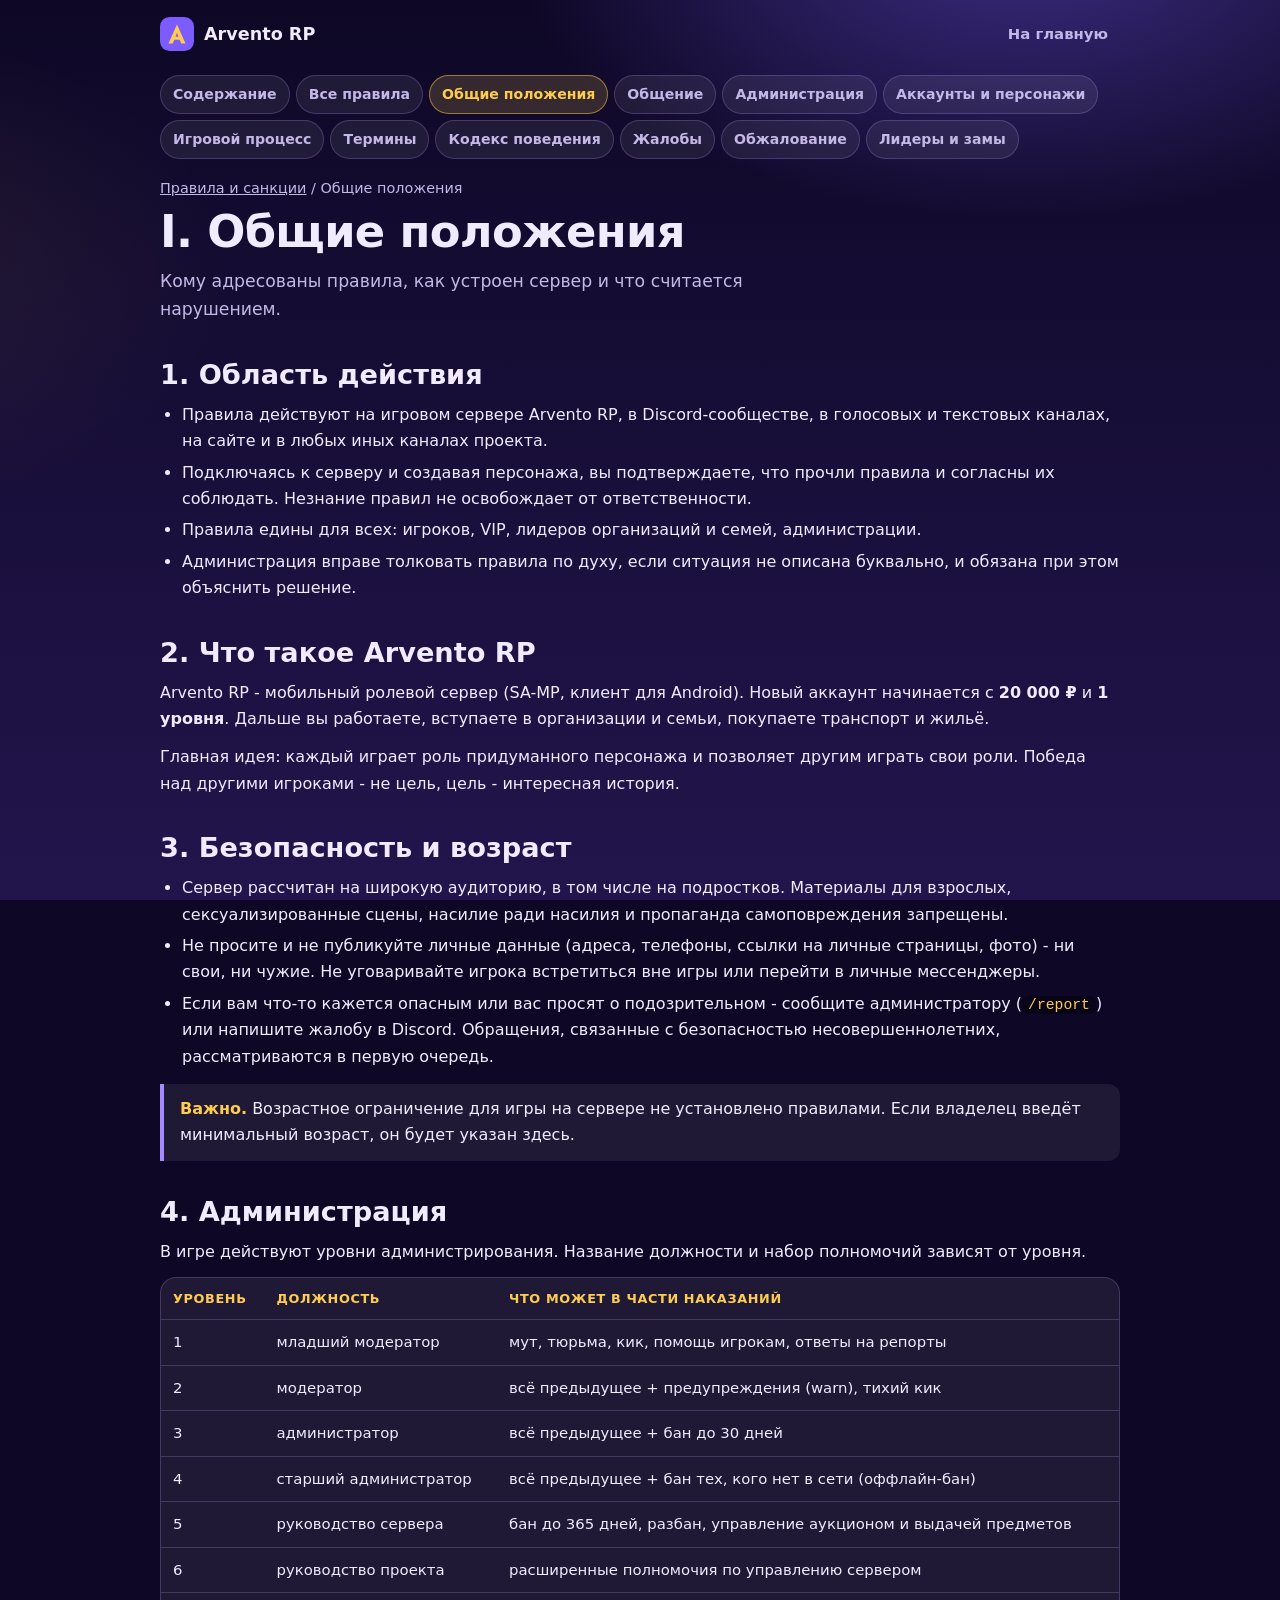
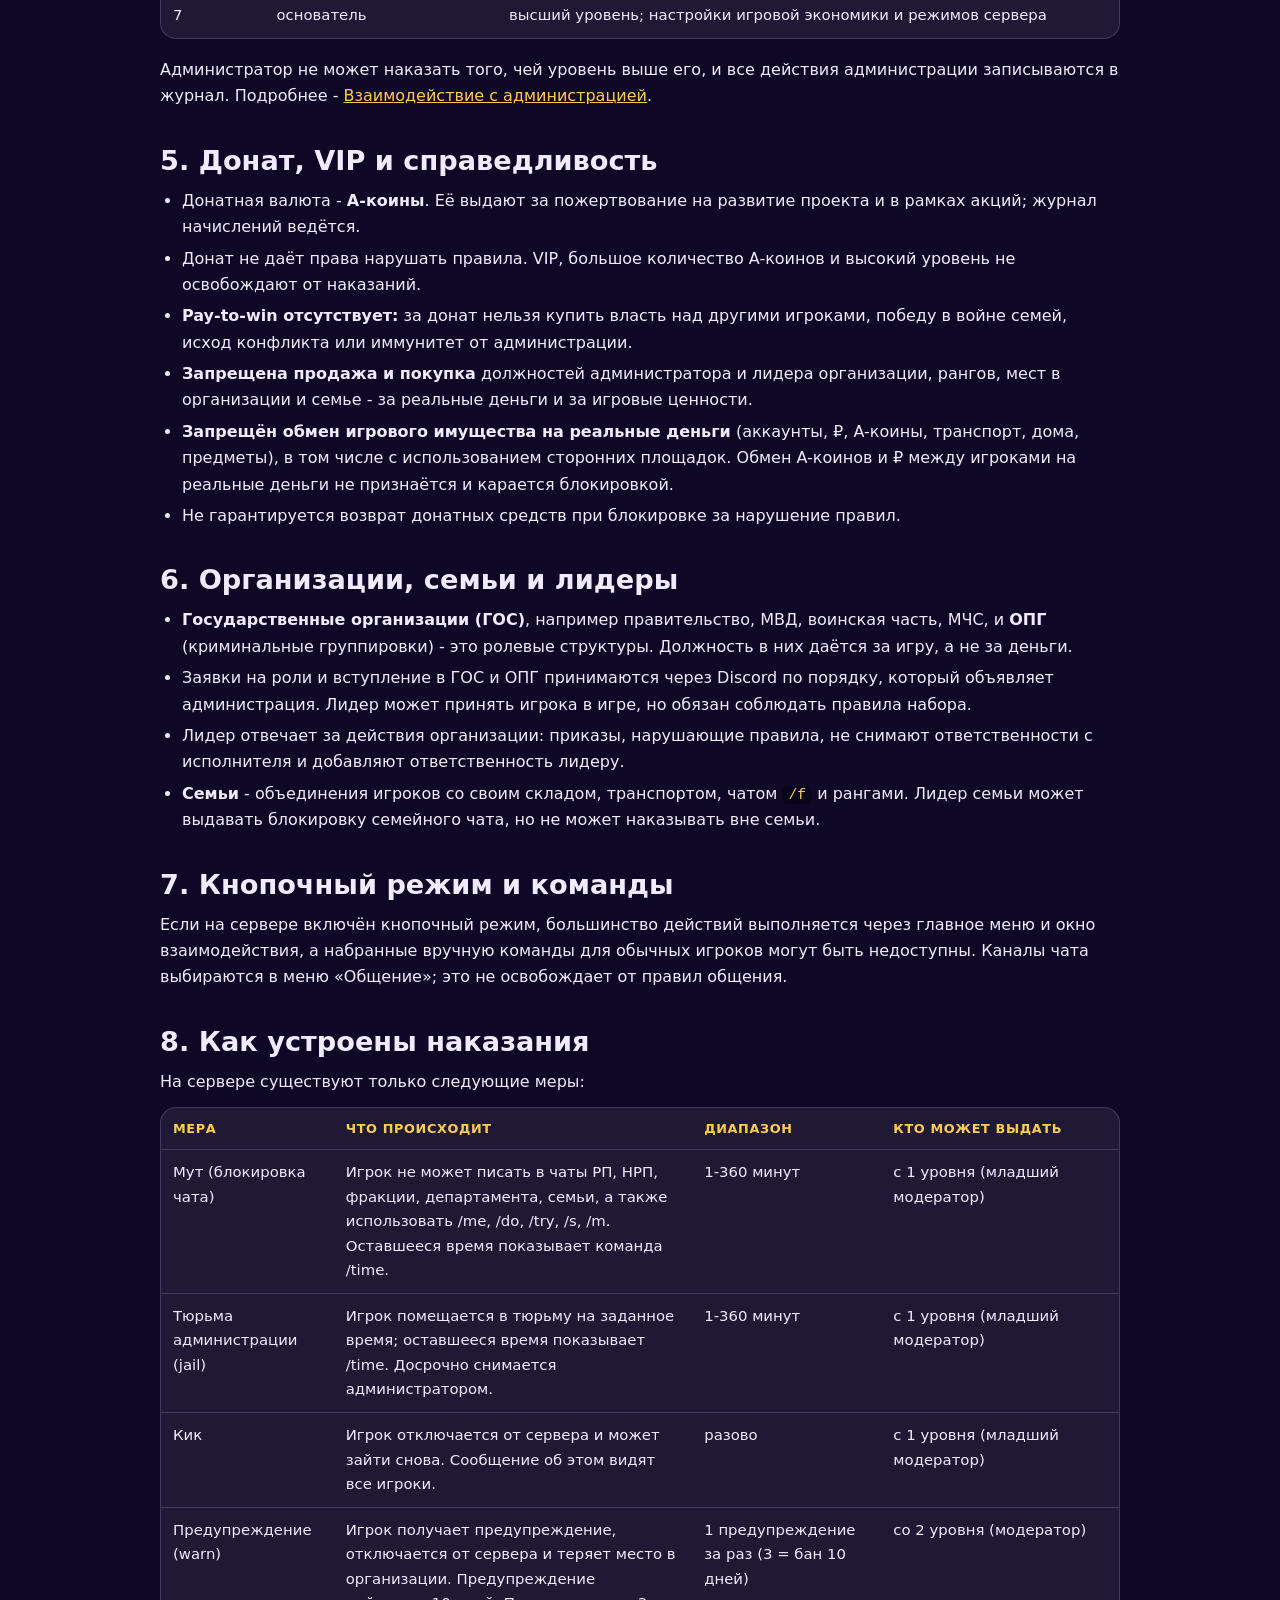
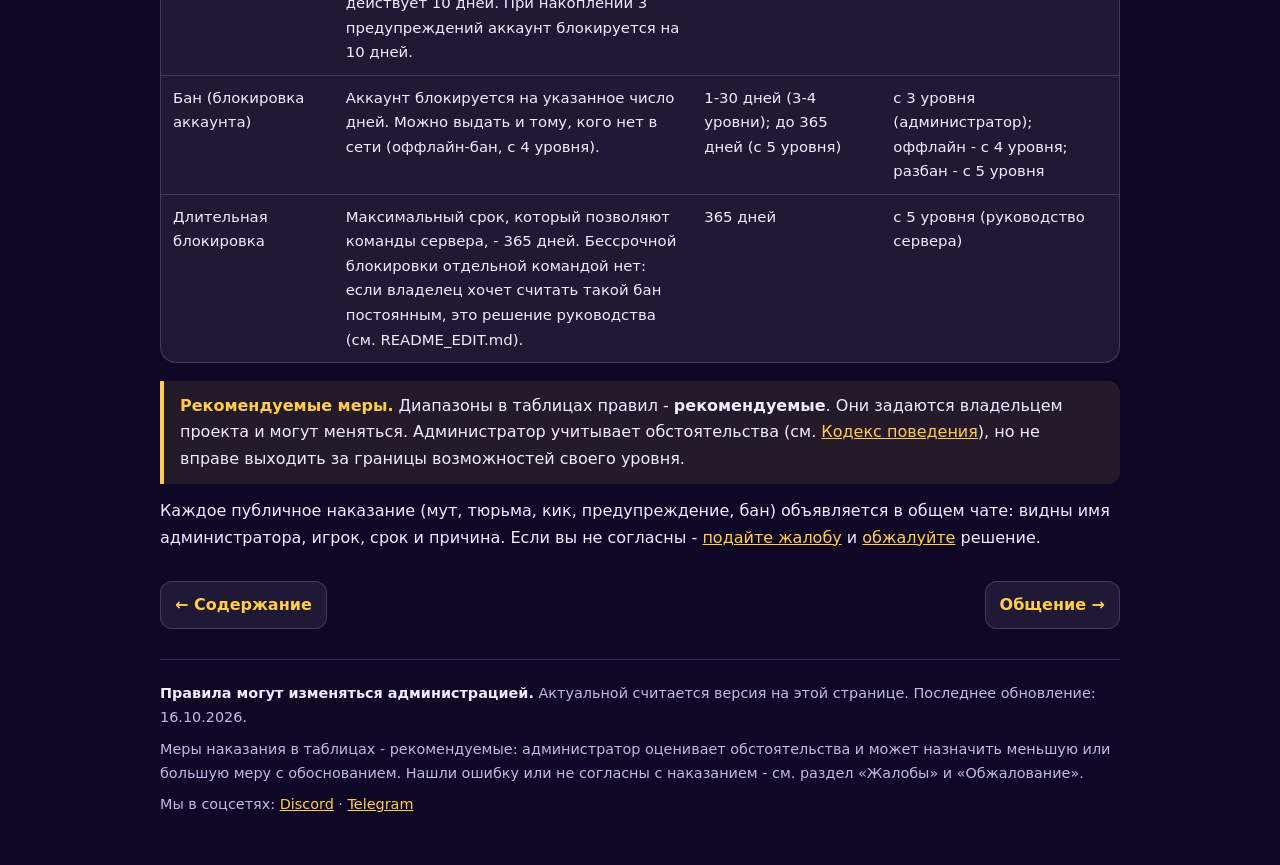
<file: docs/pravila/obshchie-polozheniya.html>
<!doctype html>
<html lang="ru">
<head>
<meta charset="utf-8">
<meta name="viewport" content="width=device-width, initial-scale=1, viewport-fit=cover">
<title>Правила: I. Общие положения — Arvento RP</title>
<meta name="description" content="Кому адресованы правила, как устроен сервер и что считается нарушением.">
<meta name="color-scheme" content="dark">
<meta name="theme-color" content="#0e0826">
<link rel="icon" href="data:image/svg+xml,%3Csvg xmlns='http://www.w3.org/2000/svg' viewBox='0 0 32 32'%3E%3Crect width='32' height='32' rx='9' fill='%237c5cff'/%3E%3Cpath fill='%23ffcd4d' fill-rule='evenodd' d='M16 7l8 18h-4l-1.4-3.5h-5.2L12 25H8zM14.6 18.5h2.8L16 14.8z'/%3E%3C/svg%3E">
<link rel="stylesheet" href="rules.css">
</head>
<body>
<header class="top"><div class="wrap">
<a class="brand" href="index.html"><svg class="logo" viewBox="0 0 32 32" aria-hidden="true"><rect width="32" height="32" rx="9" fill="#7c5cff"/><path fill="#ffcd4d" fill-rule="evenodd" d="M16 7l8 18h-4l-1.4-3.5h-5.2L12 25H8zM14.6 18.5h2.8L16 14.8z"/></svg><span>Arvento RP</span></a>
<a class="back" href="index.html">На главную</a>
</div></header>
<div class="wrap">
<nav class="tabs" aria-label="Разделы правил"><a href="index.html">Содержание</a><a href="vse-pravila.html">Все правила</a><a href="obshchie-polozheniya.html" aria-current="page">Общие положения</a><a href="pravila-obshcheniya.html">Общение</a><a href="vzaimodeistvie-s-administraciei.html">Администрация</a><a href="akkaunty-i-personazhi.html">Аккаунты и персонажи</a><a href="igrovoi-process.html">Игровой процесс</a><a href="terminy.html">Термины</a><a href="kodeks-povedeniya.html">Кодекс поведения</a><a href="zhaloby.html">Жалобы</a><a href="obzhalovanie.html">Обжалование</a><a href="pravila-liderov.html">Лидеры и замы</a></nav>
<main>
<p class="crumb"><a href="index.html">Правила и санкции</a> / Общие положения</p>
<h1>I. Общие положения</h1>
<p class="lead">Кому адресованы правила, как устроен сервер и что считается нарушением.</p>
<h2>1. Область действия</h2><ul><li>Правила действуют на игровом сервере Arvento RP, в Discord-сообществе, в голосовых и текстовых каналах, на сайте и в любых иных каналах проекта.</li><li>Подключаясь к серверу и создавая персонажа, вы подтверждаете, что прочли правила и согласны их соблюдать. Незнание правил не освобождает от ответственности.</li><li>Правила едины для всех: игроков, VIP, лидеров организаций и семей, администрации.</li><li>Администрация вправе толковать правила по духу, если ситуация не описана буквально, и обязана при этом объяснить решение.</li></ul><h2>2. Что такое Arvento RP</h2><p>Arvento RP - мобильный ролевой сервер (SA-MP, клиент для Android). Новый аккаунт начинается с <strong>20 000 ₽</strong> и <strong>1 уровня</strong>. Дальше вы работаете, вступаете в организации и семьи, покупаете транспорт и жильё.</p><p>Главная идея: каждый играет роль придуманного персонажа и позволяет другим играть свои роли. Победа над другими игроками - не цель, цель - интересная история.</p><h2>3. Безопасность и возраст</h2><ul><li>Сервер рассчитан на широкую аудиторию, в том числе на подростков. Материалы для взрослых, сексуализированные сцены, насилие ради насилия и пропаганда самоповреждения запрещены.</li><li>Не просите и не публикуйте личные данные (адреса, телефоны, ссылки на личные страницы, фото) - ни свои, ни чужие. Не уговаривайте игрока встретиться вне игры или перейти в личные мессенджеры.</li><li>Если вам что-то кажется опасным или вас просят о подозрительном - сообщите администратору (<code>/report</code>) или напишите жалобу в Discord. Обращения, связанные с безопасностью несовершеннолетних, рассматриваются в первую очередь.</li></ul><div class="note"><strong>Важно.</strong> Возрастное ограничение для игры на сервере не установлено правилами. Если владелец введёт минимальный возраст, он будет указан здесь.</div><h2>4. Администрация</h2><p>В игре действуют уровни администрирования. Название должности и набор полномочий зависят от уровня.</p><div class="tablewrap"><table class=""><thead><tr><th>Уровень</th><th>Должность</th><th>Что может в части наказаний</th></tr></thead><tbody><tr><td data-l="Уровень">1</td><td data-l="Должность">младший модератор</td><td data-l="Что может в части наказаний">мут, тюрьма, кик, помощь игрокам, ответы на репорты</td></tr><tr><td data-l="Уровень">2</td><td data-l="Должность">модератор</td><td data-l="Что может в части наказаний">всё предыдущее + предупреждения (warn), тихий кик</td></tr><tr><td data-l="Уровень">3</td><td data-l="Должность">администратор</td><td data-l="Что может в части наказаний">всё предыдущее + бан до 30 дней</td></tr><tr><td data-l="Уровень">4</td><td data-l="Должность">старший администратор</td><td data-l="Что может в части наказаний">всё предыдущее + бан тех, кого нет в сети (оффлайн-бан)</td></tr><tr><td data-l="Уровень">5</td><td data-l="Должность">руководство сервера</td><td data-l="Что может в части наказаний">бан до 365 дней, разбан, управление аукционом и выдачей предметов</td></tr><tr><td data-l="Уровень">6</td><td data-l="Должность">руководство проекта</td><td data-l="Что может в части наказаний">расширенные полномочия по управлению сервером</td></tr><tr><td data-l="Уровень">7</td><td data-l="Должность">основатель</td><td data-l="Что может в части наказаний">высший уровень; настройки игровой экономики и режимов сервера</td></tr></tbody></table></div><p>Администратор не может наказать того, чей уровень выше его, и все действия администрации записываются в журнал. Подробнее - <a href="vzaimodeistvie-s-administraciei.html">Взаимодействие с администрацией</a>.</p><h2>5. Донат, VIP и справедливость</h2><ul><li>Донатная валюта - <strong>A-коины</strong>. Её выдают за пожертвование на развитие проекта и в рамках акций; журнал начислений ведётся.</li><li>Донат не даёт права нарушать правила. VIP, большое количество A-коинов и высокий уровень не освобождают от наказаний.</li><li><strong>Pay-to-win отсутствует:</strong> за донат нельзя купить власть над другими игроками, победу в войне семей, исход конфликта или иммунитет от администрации.</li><li><strong>Запрещена продажа и покупка</strong> должностей администратора и лидера организации, рангов, мест в организации и семье - за реальные деньги и за игровые ценности.</li><li><strong>Запрещён обмен игрового имущества на реальные деньги</strong> (аккаунты, ₽, A-коины, транспорт, дома, предметы), в том числе с использованием сторонних площадок. Обмен A-коинов и ₽ между игроками на реальные деньги не признаётся и карается блокировкой.</li><li>Не гарантируется возврат донатных средств при блокировке за нарушение правил.</li></ul><h2>6. Организации, семьи и лидеры</h2><ul><li><strong>Государственные организации (ГОС)</strong>, например правительство, МВД, воинская часть, МЧС, и <strong>ОПГ</strong> (криминальные группировки) - это ролевые структуры. Должность в них даётся за игру, а не за деньги.</li><li>Заявки на роли и вступление в ГОС и ОПГ принимаются через Discord по порядку, который объявляет администрация. Лидер может принять игрока в игре, но обязан соблюдать правила набора.</li><li>Лидер отвечает за действия организации: приказы, нарушающие правила, не снимают ответственности с исполнителя и добавляют ответственность лидеру.</li><li><strong>Семьи</strong> - объединения игроков со своим складом, транспортом, чатом <code>/f</code> и рангами. Лидер семьи может выдавать блокировку семейного чата, но не может наказывать вне семьи.</li></ul><h2>7. Кнопочный режим и команды</h2><p>Если на сервере включён кнопочный режим, большинство действий выполняется через главное меню и окно взаимодействия, а набранные вручную команды для обычных игроков могут быть недоступны. Каналы чата выбираются в меню «Общение»; это не освобождает от правил общения.</p><h2>8. Как устроены наказания</h2><p>На сервере существуют только следующие меры:</p><div class="tablewrap"><table class="meas"><thead><tr><th>Мера</th><th>Что происходит</th><th>Диапазон</th><th>Кто может выдать</th></tr></thead><tbody><tr><td data-l="Мера">Мут (блокировка чата)</td><td data-l="Что происходит">Игрок не может писать в чаты РП, НРП, фракции, департамента, семьи, а также использовать /me, /do, /try, /s, /m. Оставшееся время показывает команда /time.</td><td data-l="Диапазон">1-360 минут</td><td data-l="Кто может выдать">с 1 уровня (младший модератор)</td></tr><tr><td data-l="Мера">Тюрьма администрации (jail)</td><td data-l="Что происходит">Игрок помещается в тюрьму на заданное время; оставшееся время показывает /time. Досрочно снимается администратором.</td><td data-l="Диапазон">1-360 минут</td><td data-l="Кто может выдать">с 1 уровня (младший модератор)</td></tr><tr><td data-l="Мера">Кик</td><td data-l="Что происходит">Игрок отключается от сервера и может зайти снова. Сообщение об этом видят все игроки.</td><td data-l="Диапазон">разово</td><td data-l="Кто может выдать">с 1 уровня (младший модератор)</td></tr><tr><td data-l="Мера">Предупреждение (warn)</td><td data-l="Что происходит">Игрок получает предупреждение, отключается от сервера и теряет место в организации. Предупреждение действует 10 дней. При накоплении 3 предупреждений аккаунт блокируется на 10 дней.</td><td data-l="Диапазон">1 предупреждение за раз (3 = бан 10 дней)</td><td data-l="Кто может выдать">со 2 уровня (модератор)</td></tr><tr><td data-l="Мера">Бан (блокировка аккаунта)</td><td data-l="Что происходит">Аккаунт блокируется на указанное число дней. Можно выдать и тому, кого нет в сети (оффлайн-бан, с 4 уровня).</td><td data-l="Диапазон">1-30 дней (3-4 уровни); до 365 дней (с 5 уровня)</td><td data-l="Кто может выдать">с 3 уровня (администратор); оффлайн - с 4 уровня; разбан - с 5 уровня</td></tr><tr><td data-l="Мера">Длительная блокировка</td><td data-l="Что происходит">Максимальный срок, который позволяют команды сервера, - 365 дней. Бессрочной блокировки отдельной командой нет: если владелец хочет считать такой бан постоянным, это решение руководства (см. README_EDIT.md).</td><td data-l="Диапазон">365 дней</td><td data-l="Кто может выдать">с 5 уровня (руководство сервера)</td></tr></tbody></table></div><div class="note edit"><strong>Рекомендуемые меры.</strong> Диапазоны в таблицах правил - <strong>рекомендуемые</strong>. Они задаются владельцем проекта и могут меняться. Администратор учитывает обстоятельства (см. <a href="kodeks-povedeniya.html">Кодекс поведения</a>), но не вправе выходить за границы возможностей своего уровня.</div><p>Каждое публичное наказание (мут, тюрьма, кик, предупреждение, бан) объявляется в общем чате: видны имя администратора, игрок, срок и причина. Если вы не согласны - <a href="zhaloby.html">подайте жалобу</a> и <a href="obzhalovanie.html">обжалуйте</a> решение.</p>
<nav class="pn" aria-label="Соседние страницы"><span><a href="index.html">&larr; Содержание</a></span><span><a href="pravila-obshcheniya.html">Общение &rarr;</a></span></nav>
</main>
<footer class="foot">
<p><strong>Правила могут изменяться администрацией.</strong> Актуальной считается версия на этой странице. Последнее обновление: 16.10.2026.</p>
<p>Меры наказания в таблицах - рекомендуемые: администратор оценивает обстоятельства и может назначить меньшую или большую меру с обоснованием. Нашли ошибку или не согласны с наказанием - см. раздел «Жалобы» и «Обжалование».</p>
<p>Мы в соцсетях: <a href="https://discord.gg/J7GY6a5fT">Discord</a> · <a href="https://t.me/ArventoRP">Telegram</a></p></footer>
</div>
</body>
</html>
</file>
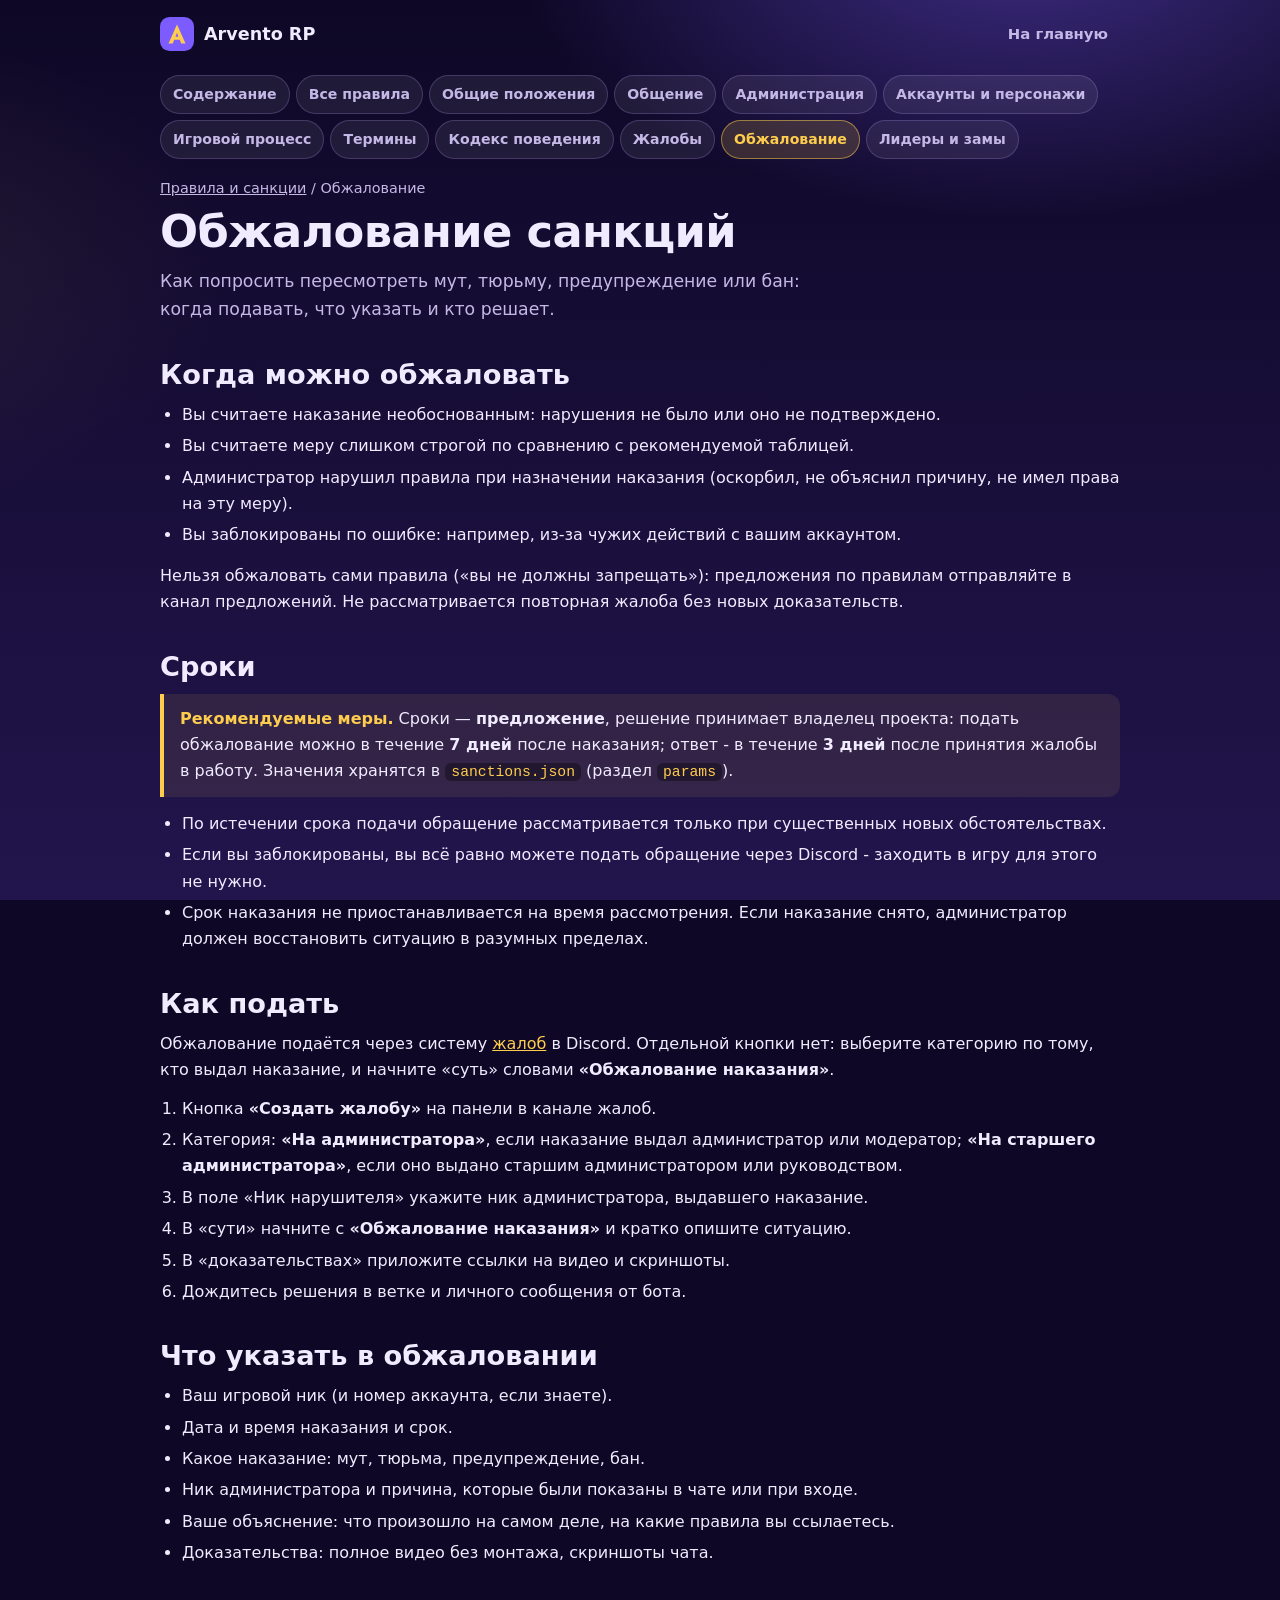
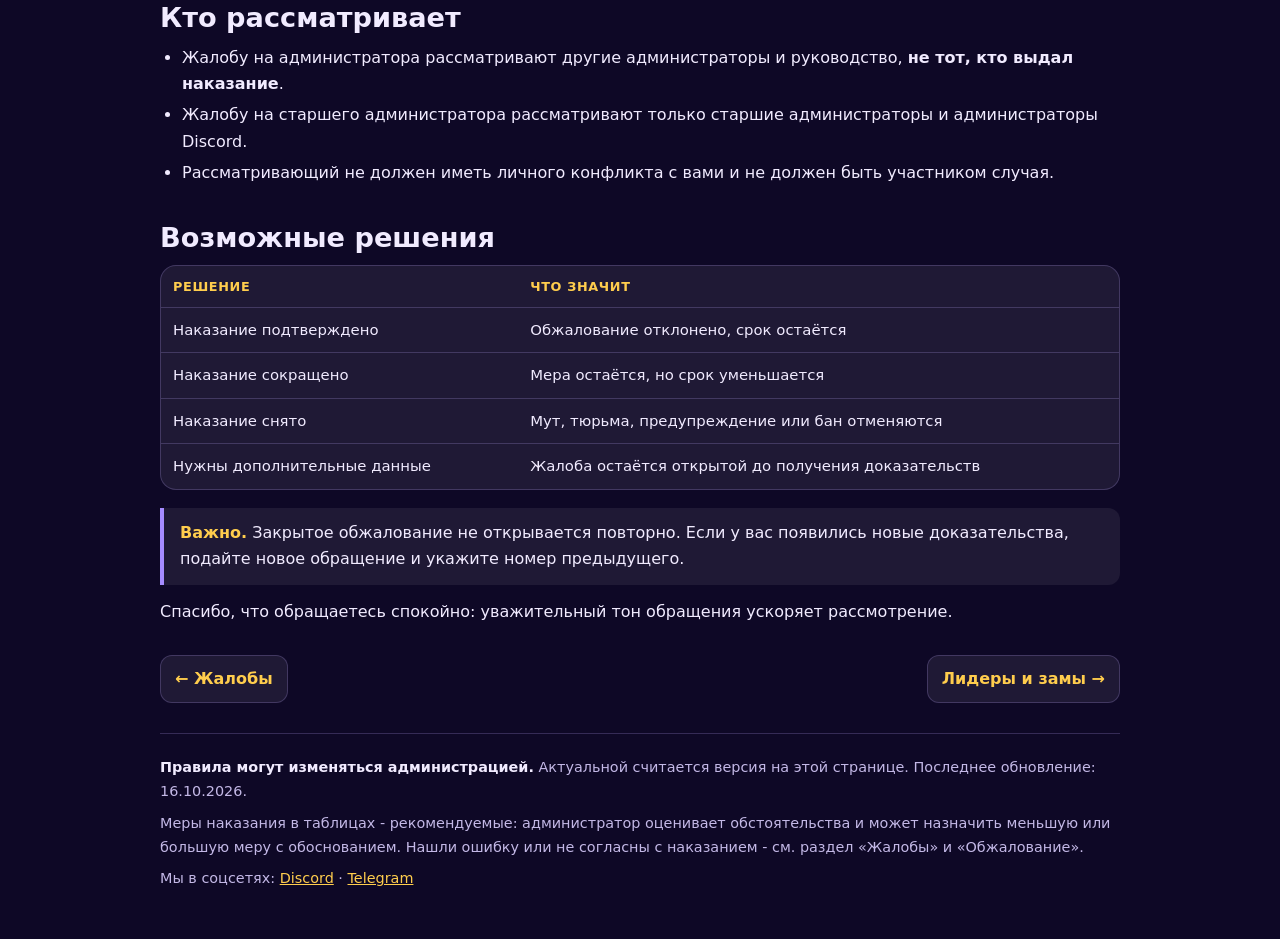
<file: docs/pravila/obzhalovanie.html>
<!doctype html>
<html lang="ru">
<head>
<meta charset="utf-8">
<meta name="viewport" content="width=device-width, initial-scale=1, viewport-fit=cover">
<title>Правила: Обжалование санкций — Arvento RP</title>
<meta name="description" content="Как попросить пересмотреть мут, тюрьму, предупреждение или бан: когда подавать, что указать и кто решает.">
<meta name="color-scheme" content="dark">
<meta name="theme-color" content="#0e0826">
<link rel="icon" href="data:image/svg+xml,%3Csvg xmlns='http://www.w3.org/2000/svg' viewBox='0 0 32 32'%3E%3Crect width='32' height='32' rx='9' fill='%237c5cff'/%3E%3Cpath fill='%23ffcd4d' fill-rule='evenodd' d='M16 7l8 18h-4l-1.4-3.5h-5.2L12 25H8zM14.6 18.5h2.8L16 14.8z'/%3E%3C/svg%3E">
<link rel="stylesheet" href="rules.css">
</head>
<body>
<header class="top"><div class="wrap">
<a class="brand" href="index.html"><svg class="logo" viewBox="0 0 32 32" aria-hidden="true"><rect width="32" height="32" rx="9" fill="#7c5cff"/><path fill="#ffcd4d" fill-rule="evenodd" d="M16 7l8 18h-4l-1.4-3.5h-5.2L12 25H8zM14.6 18.5h2.8L16 14.8z"/></svg><span>Arvento RP</span></a>
<a class="back" href="index.html">На главную</a>
</div></header>
<div class="wrap">
<nav class="tabs" aria-label="Разделы правил"><a href="index.html">Содержание</a><a href="vse-pravila.html">Все правила</a><a href="obshchie-polozheniya.html">Общие положения</a><a href="pravila-obshcheniya.html">Общение</a><a href="vzaimodeistvie-s-administraciei.html">Администрация</a><a href="akkaunty-i-personazhi.html">Аккаунты и персонажи</a><a href="igrovoi-process.html">Игровой процесс</a><a href="terminy.html">Термины</a><a href="kodeks-povedeniya.html">Кодекс поведения</a><a href="zhaloby.html">Жалобы</a><a href="obzhalovanie.html" aria-current="page">Обжалование</a><a href="pravila-liderov.html">Лидеры и замы</a></nav>
<main>
<p class="crumb"><a href="index.html">Правила и санкции</a> / Обжалование</p>
<h1>Обжалование санкций</h1>
<p class="lead">Как попросить пересмотреть мут, тюрьму, предупреждение или бан: когда подавать, что указать и кто решает.</p>
<h2>Когда можно обжаловать</h2><ul><li>Вы считаете наказание необоснованным: нарушения не было или оно не подтверждено.</li><li>Вы считаете меру слишком строгой по сравнению с рекомендуемой таблицей.</li><li>Администратор нарушил правила при назначении наказания (оскорбил, не объяснил причину, не имел права на эту меру).</li><li>Вы заблокированы по ошибке: например, из-за чужих действий с вашим аккаунтом.</li></ul><p>Нельзя обжаловать сами правила («вы не должны запрещать»): предложения по правилам отправляйте в канал предложений. Не рассматривается повторная жалоба без новых доказательств.</p><h2>Сроки</h2><div class="note edit"><strong>Рекомендуемые меры.</strong> Сроки — <strong>предложение</strong>, решение принимает владелец проекта: подать обжалование можно в течение <strong>7 дней</strong> после наказания; ответ - в течение <strong>3 дней</strong> после принятия жалобы в работу. Значения хранятся в <code>sanctions.json</code> (раздел <code>params</code>).</div><ul><li>По истечении срока подачи обращение рассматривается только при существенных новых обстоятельствах.</li><li>Если вы заблокированы, вы всё равно можете подать обращение через Discord - заходить в игру для этого не нужно.</li><li>Срок наказания не приостанавливается на время рассмотрения. Если наказание снято, администратор должен восстановить ситуацию в разумных пределах.</li></ul><h2>Как подать</h2><p>Обжалование подаётся через систему <a href="zhaloby.html">жалоб</a> в Discord. Отдельной кнопки нет: выберите категорию по тому, кто выдал наказание, и начните «суть» словами <strong>«Обжалование наказания»</strong>.</p><ol><li>Кнопка <strong>«Создать жалобу»</strong> на панели в канале жалоб.</li><li>Категория: <strong>«На администратора»</strong>, если наказание выдал администратор или модератор; <strong>«На старшего администратора»</strong>, если оно выдано старшим администратором или руководством.</li><li>В поле «Ник нарушителя» укажите ник администратора, выдавшего наказание.</li><li>В «сути» начните с <strong>«Обжалование наказания»</strong> и кратко опишите ситуацию.</li><li>В «доказательствах» приложите ссылки на видео и скриншоты.</li><li>Дождитесь решения в ветке и личного сообщения от бота.</li></ol><h2>Что указать в обжаловании</h2><ul><li>Ваш игровой ник (и номер аккаунта, если знаете).</li><li>Дата и время наказания и срок.</li><li>Какое наказание: мут, тюрьма, предупреждение, бан.</li><li>Ник администратора и причина, которые были показаны в чате или при входе.</li><li>Ваше объяснение: что произошло на самом деле, на какие правила вы ссылаетесь.</li><li>Доказательства: полное видео без монтажа, скриншоты чата.</li></ul><h2>Кто рассматривает</h2><ul><li>Жалобу на администратора рассматривают другие администраторы и руководство, <strong>не тот, кто выдал наказание</strong>.</li><li>Жалобу на старшего администратора рассматривают только старшие администраторы и администраторы Discord.</li><li>Рассматривающий не должен иметь личного конфликта с вами и не должен быть участником случая.</li></ul><h2>Возможные решения</h2><div class="tablewrap"><table class=""><thead><tr><th>Решение</th><th>Что значит</th></tr></thead><tbody><tr><td data-l="Решение">Наказание подтверждено</td><td data-l="Что значит">Обжалование отклонено, срок остаётся</td></tr><tr><td data-l="Решение">Наказание сокращено</td><td data-l="Что значит">Мера остаётся, но срок уменьшается</td></tr><tr><td data-l="Решение">Наказание снято</td><td data-l="Что значит">Мут, тюрьма, предупреждение или бан отменяются</td></tr><tr><td data-l="Решение">Нужны дополнительные данные</td><td data-l="Что значит">Жалоба остаётся открытой до получения доказательств</td></tr></tbody></table></div><div class="note"><strong>Важно.</strong> Закрытое обжалование не открывается повторно. Если у вас появились новые доказательства, подайте новое обращение и укажите номер предыдущего.</div><p>Спасибо, что обращаетесь спокойно: уважительный тон обращения ускоряет рассмотрение.</p>
<nav class="pn" aria-label="Соседние страницы"><span><a href="zhaloby.html">&larr; Жалобы</a></span><span><a href="pravila-liderov.html">Лидеры и замы &rarr;</a></span></nav>
</main>
<footer class="foot">
<p><strong>Правила могут изменяться администрацией.</strong> Актуальной считается версия на этой странице. Последнее обновление: 16.10.2026.</p>
<p>Меры наказания в таблицах - рекомендуемые: администратор оценивает обстоятельства и может назначить меньшую или большую меру с обоснованием. Нашли ошибку или не согласны с наказанием - см. раздел «Жалобы» и «Обжалование».</p>
<p>Мы в соцсетях: <a href="https://discord.gg/J7GY6a5fT">Discord</a> · <a href="https://t.me/ArventoRP">Telegram</a></p></footer>
</div>
</body>
</html>
</file>
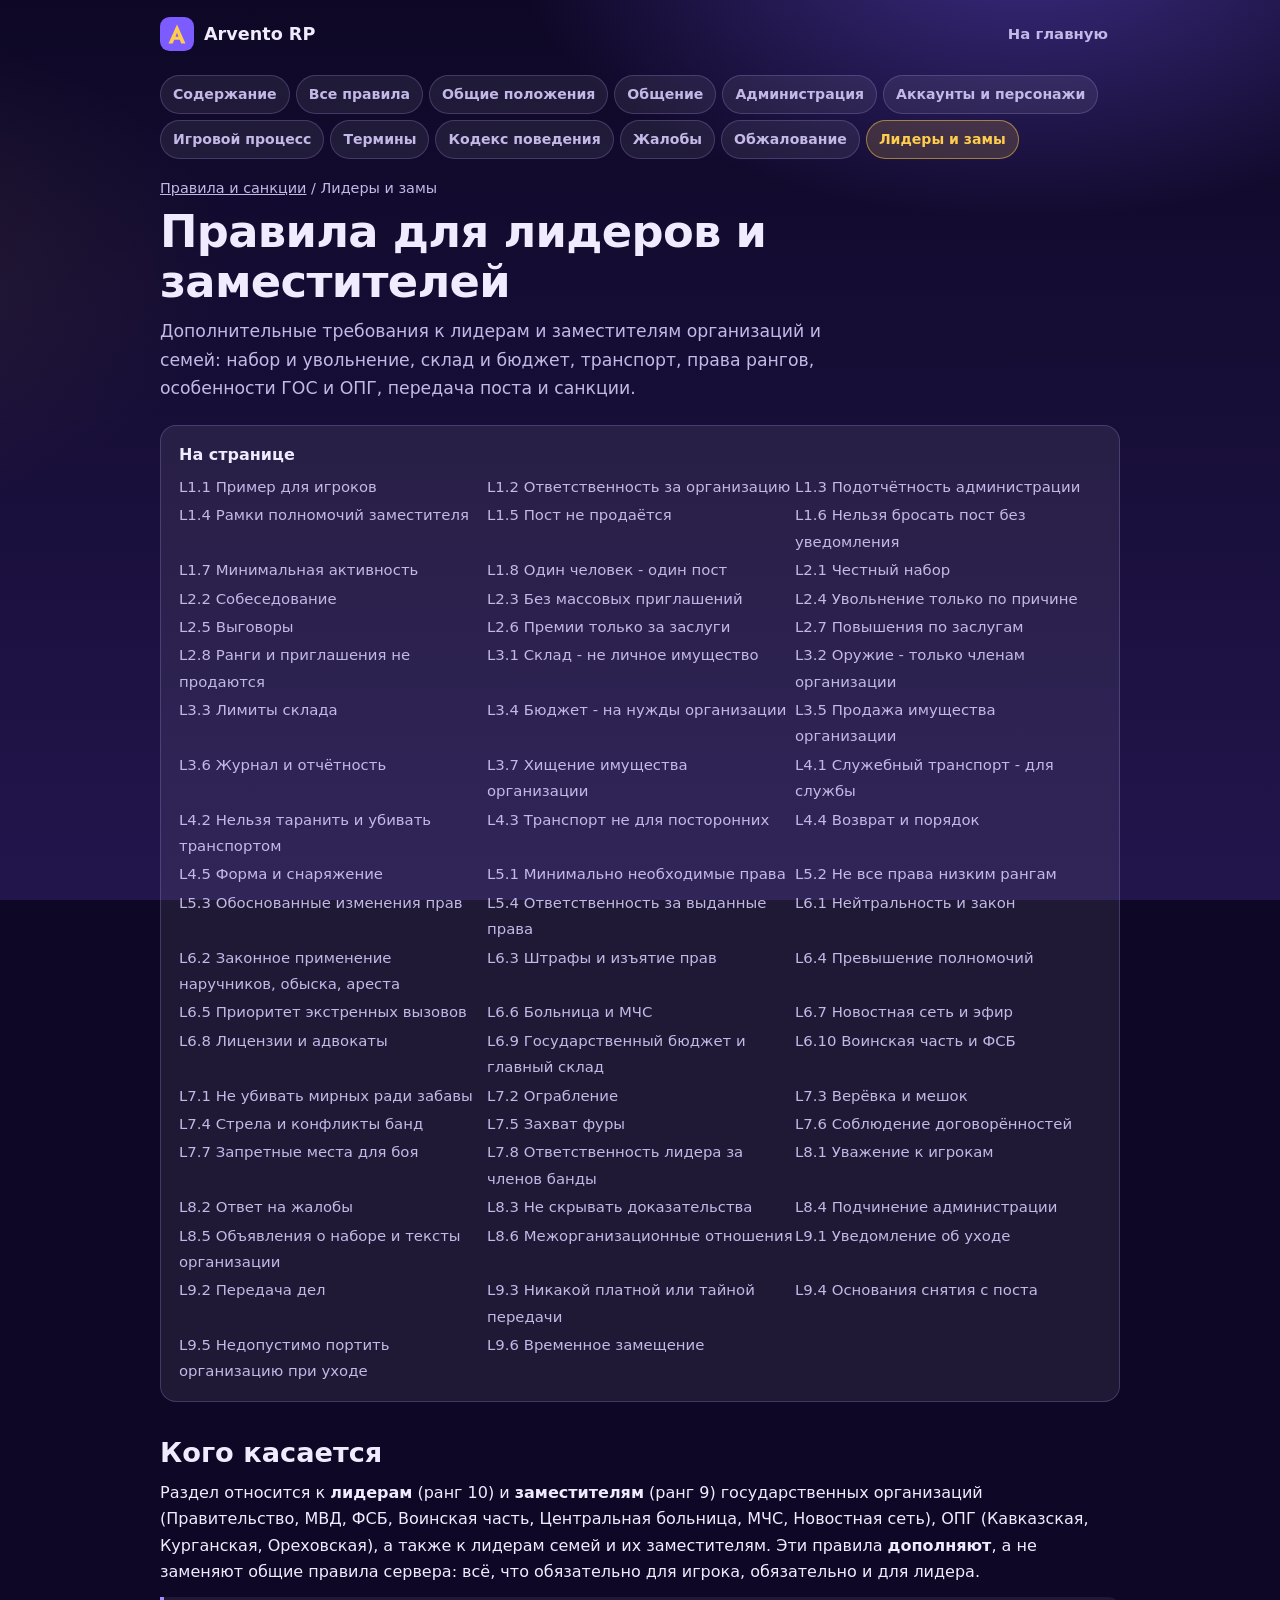
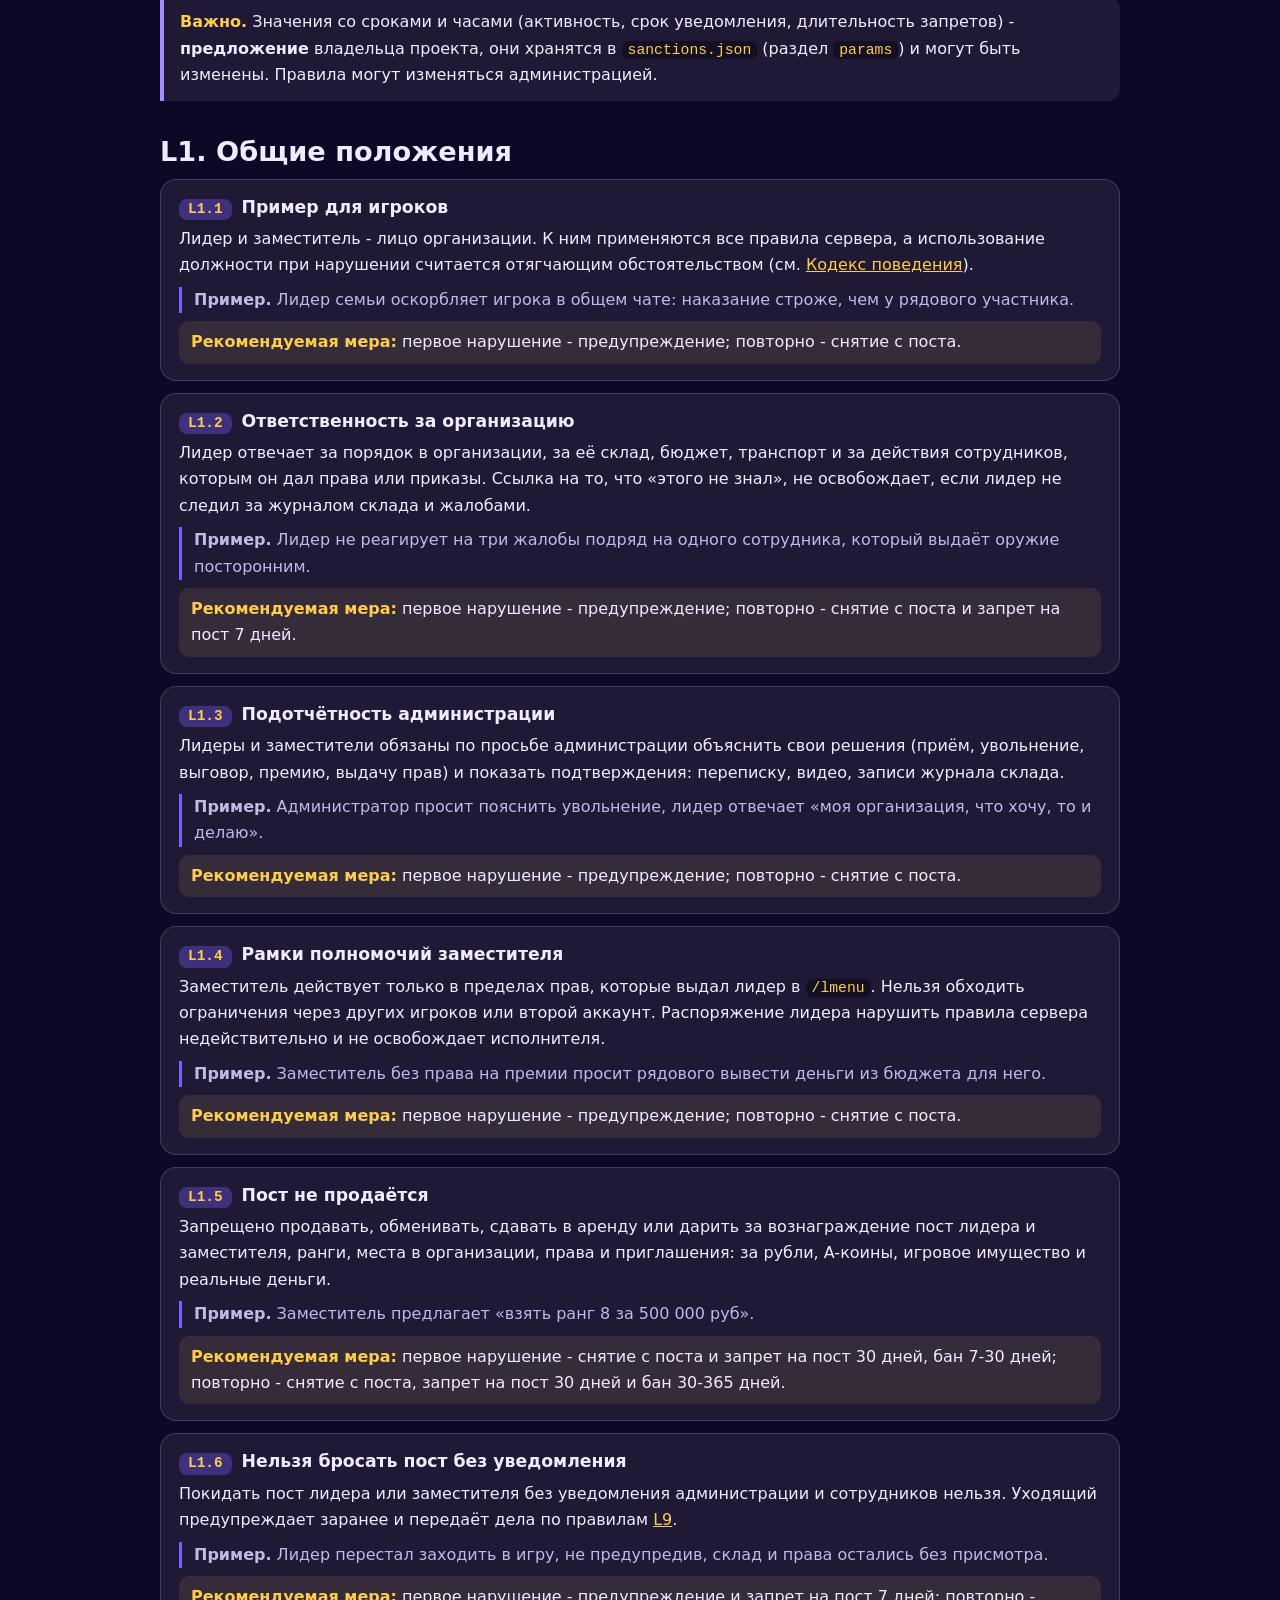
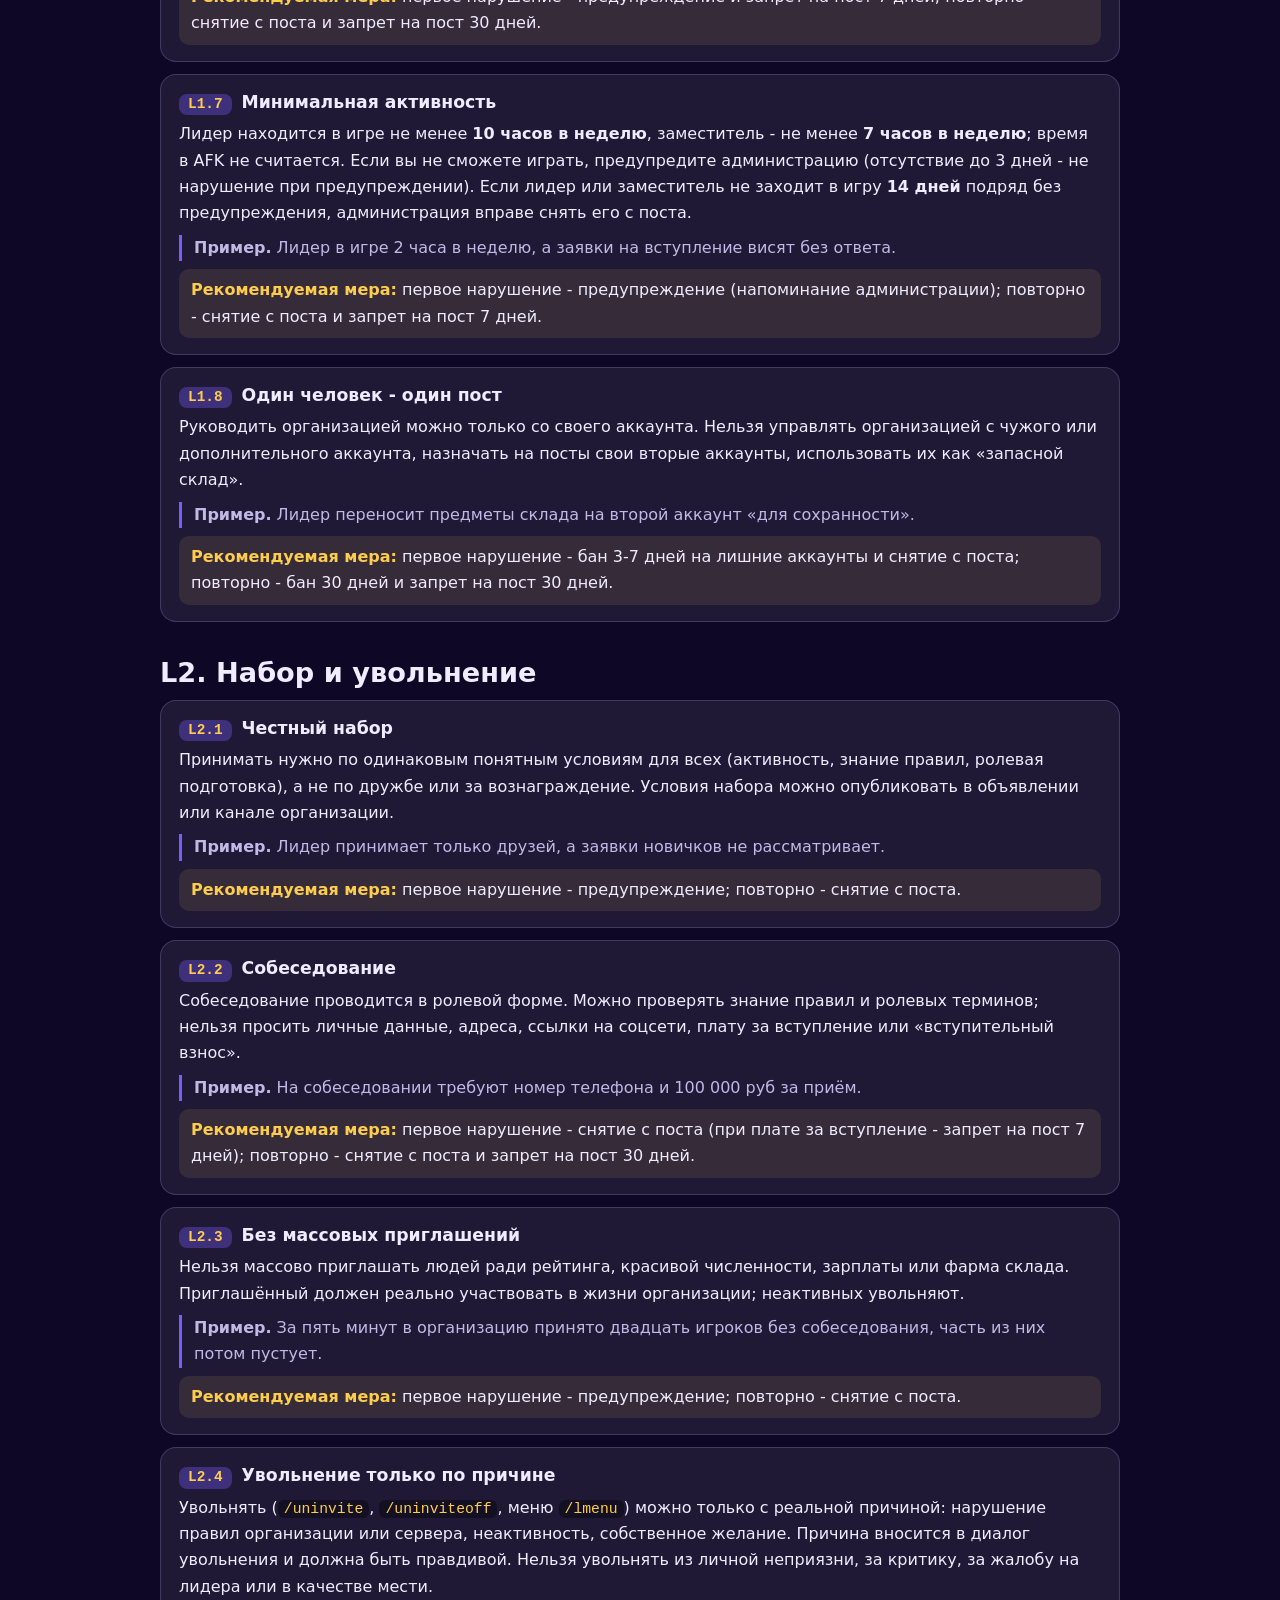
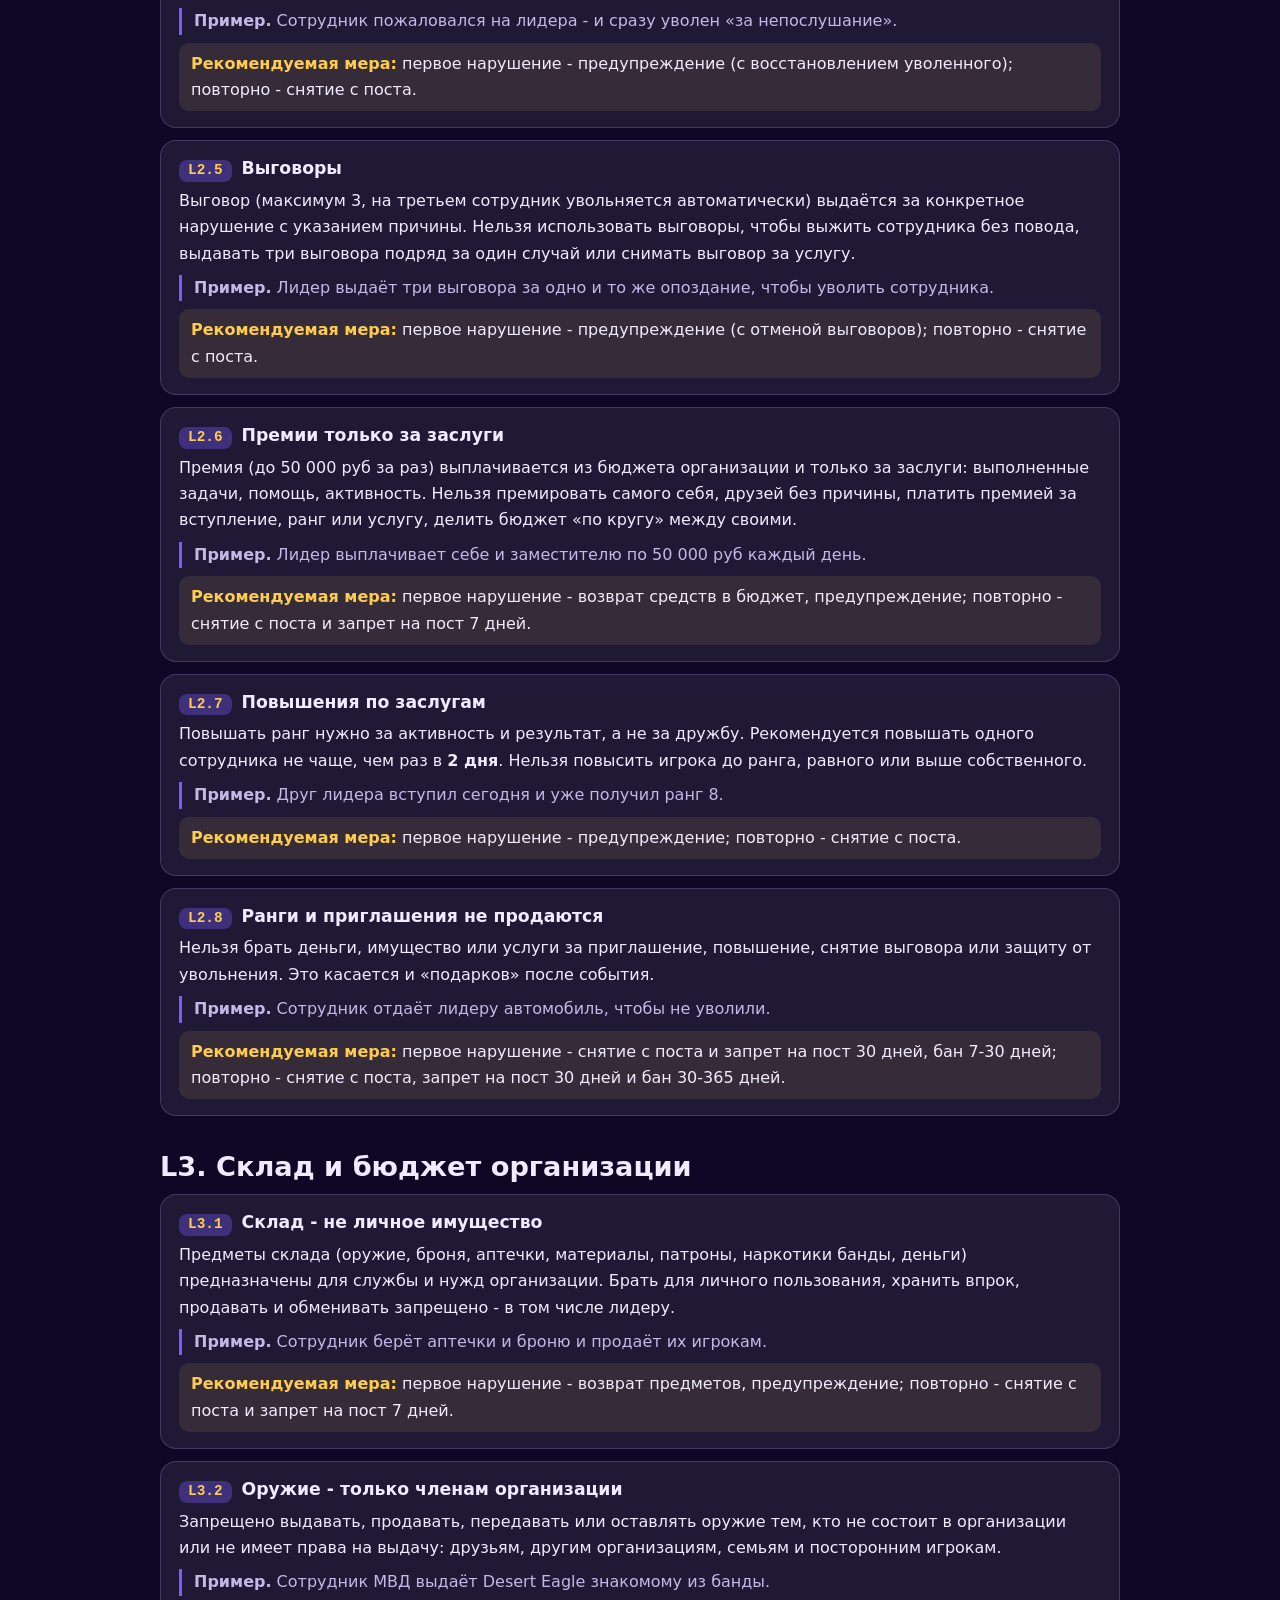
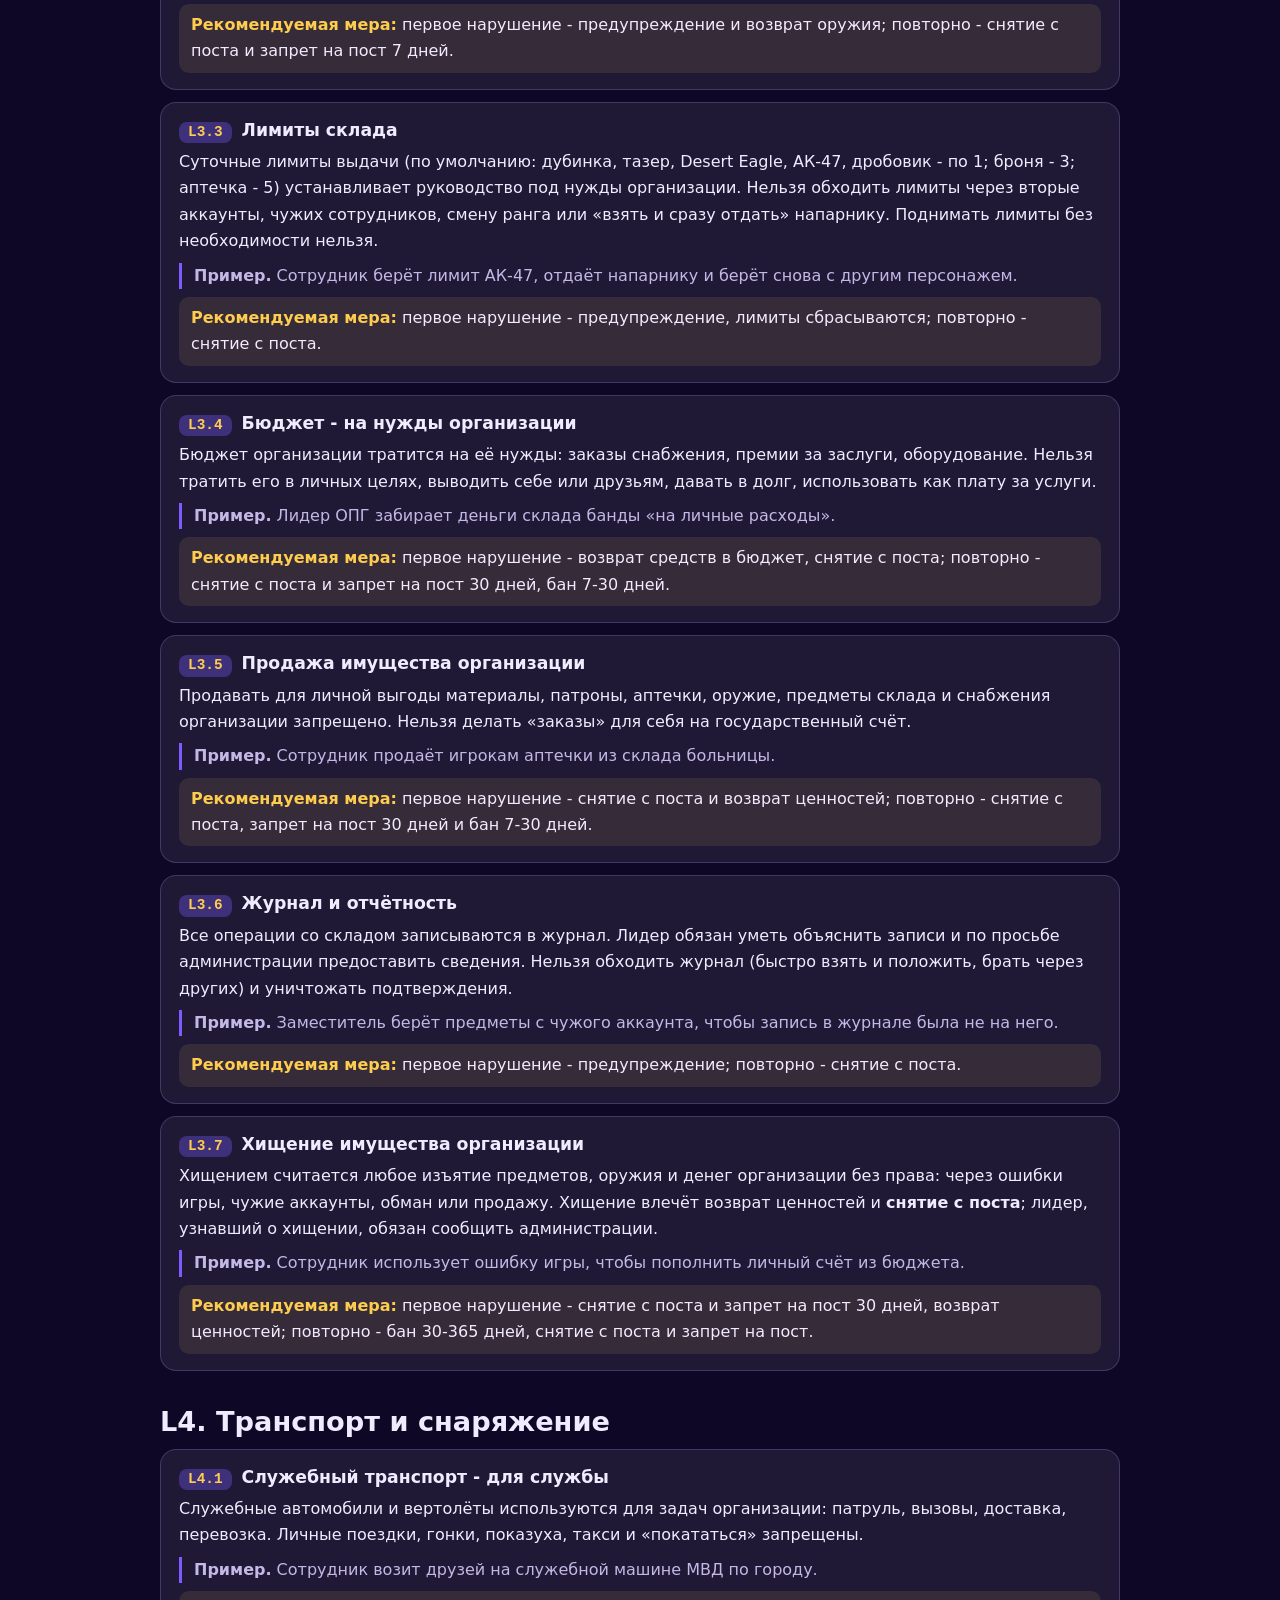
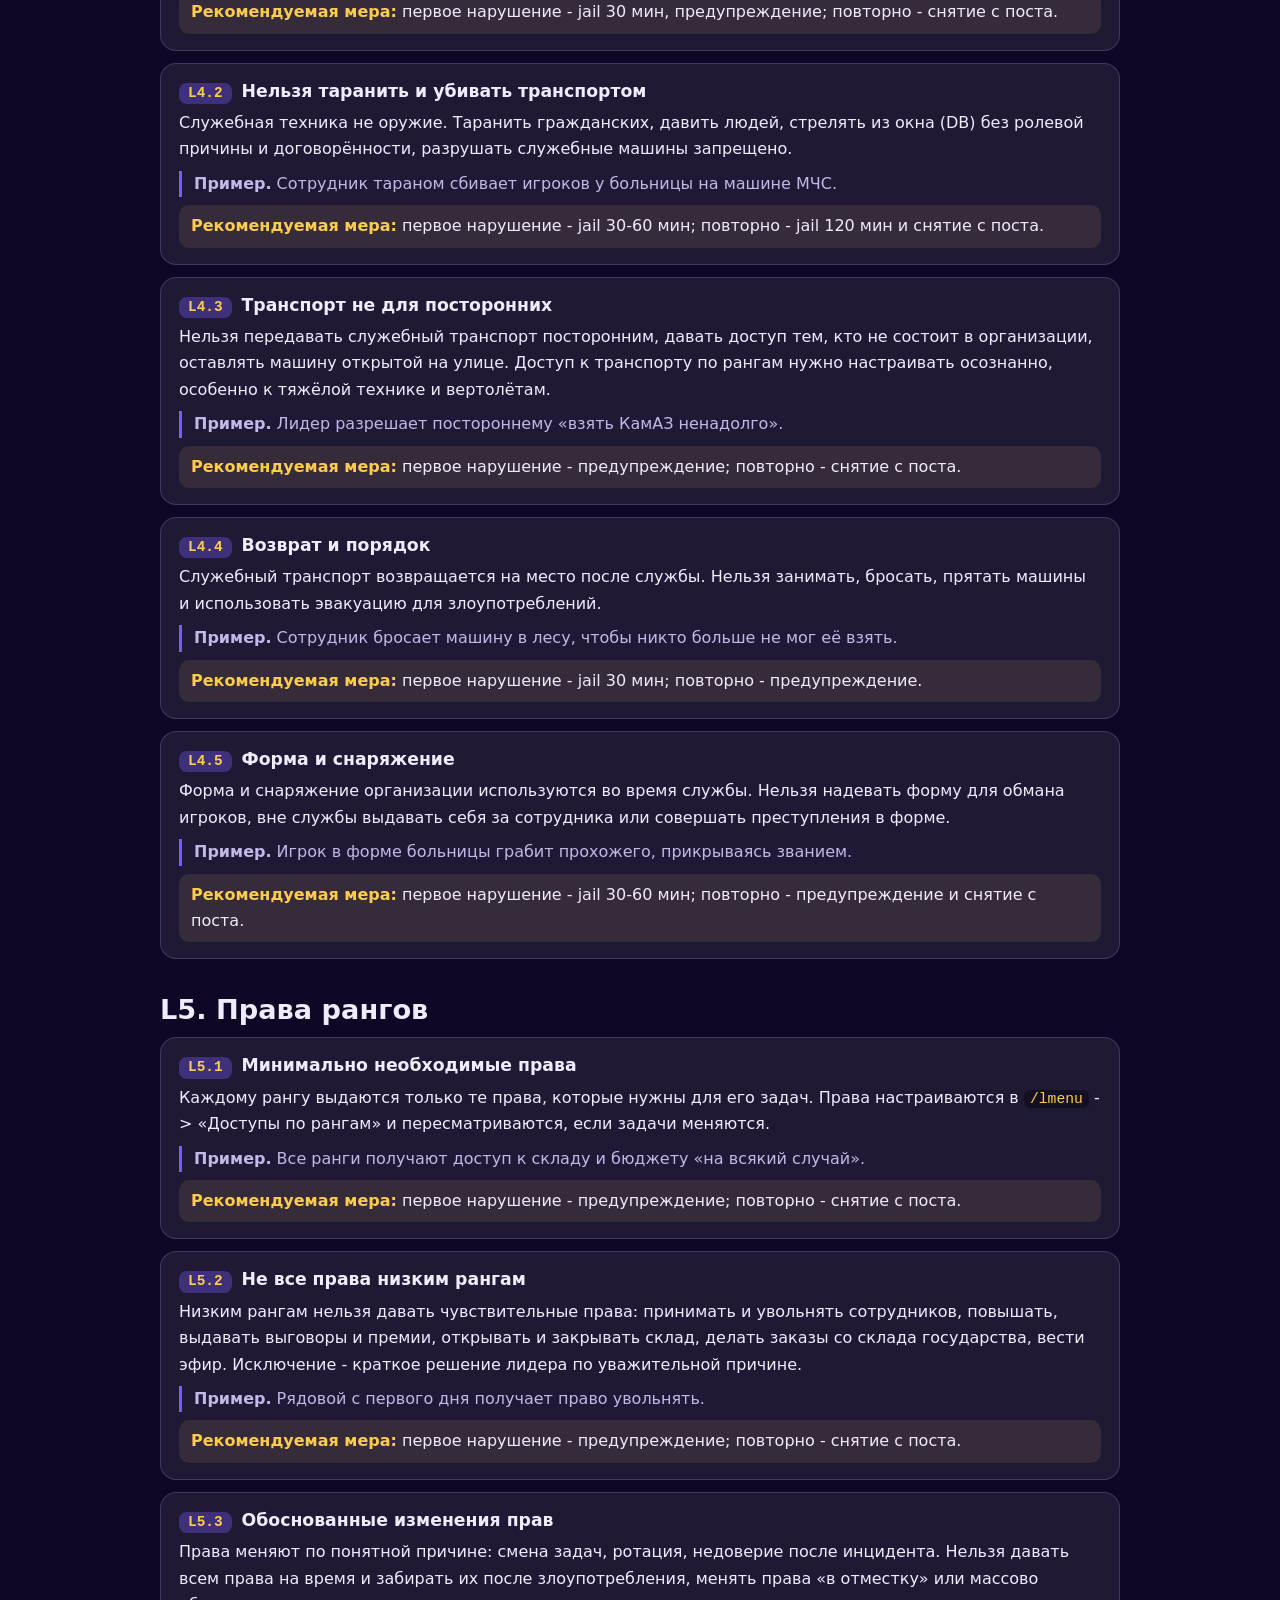
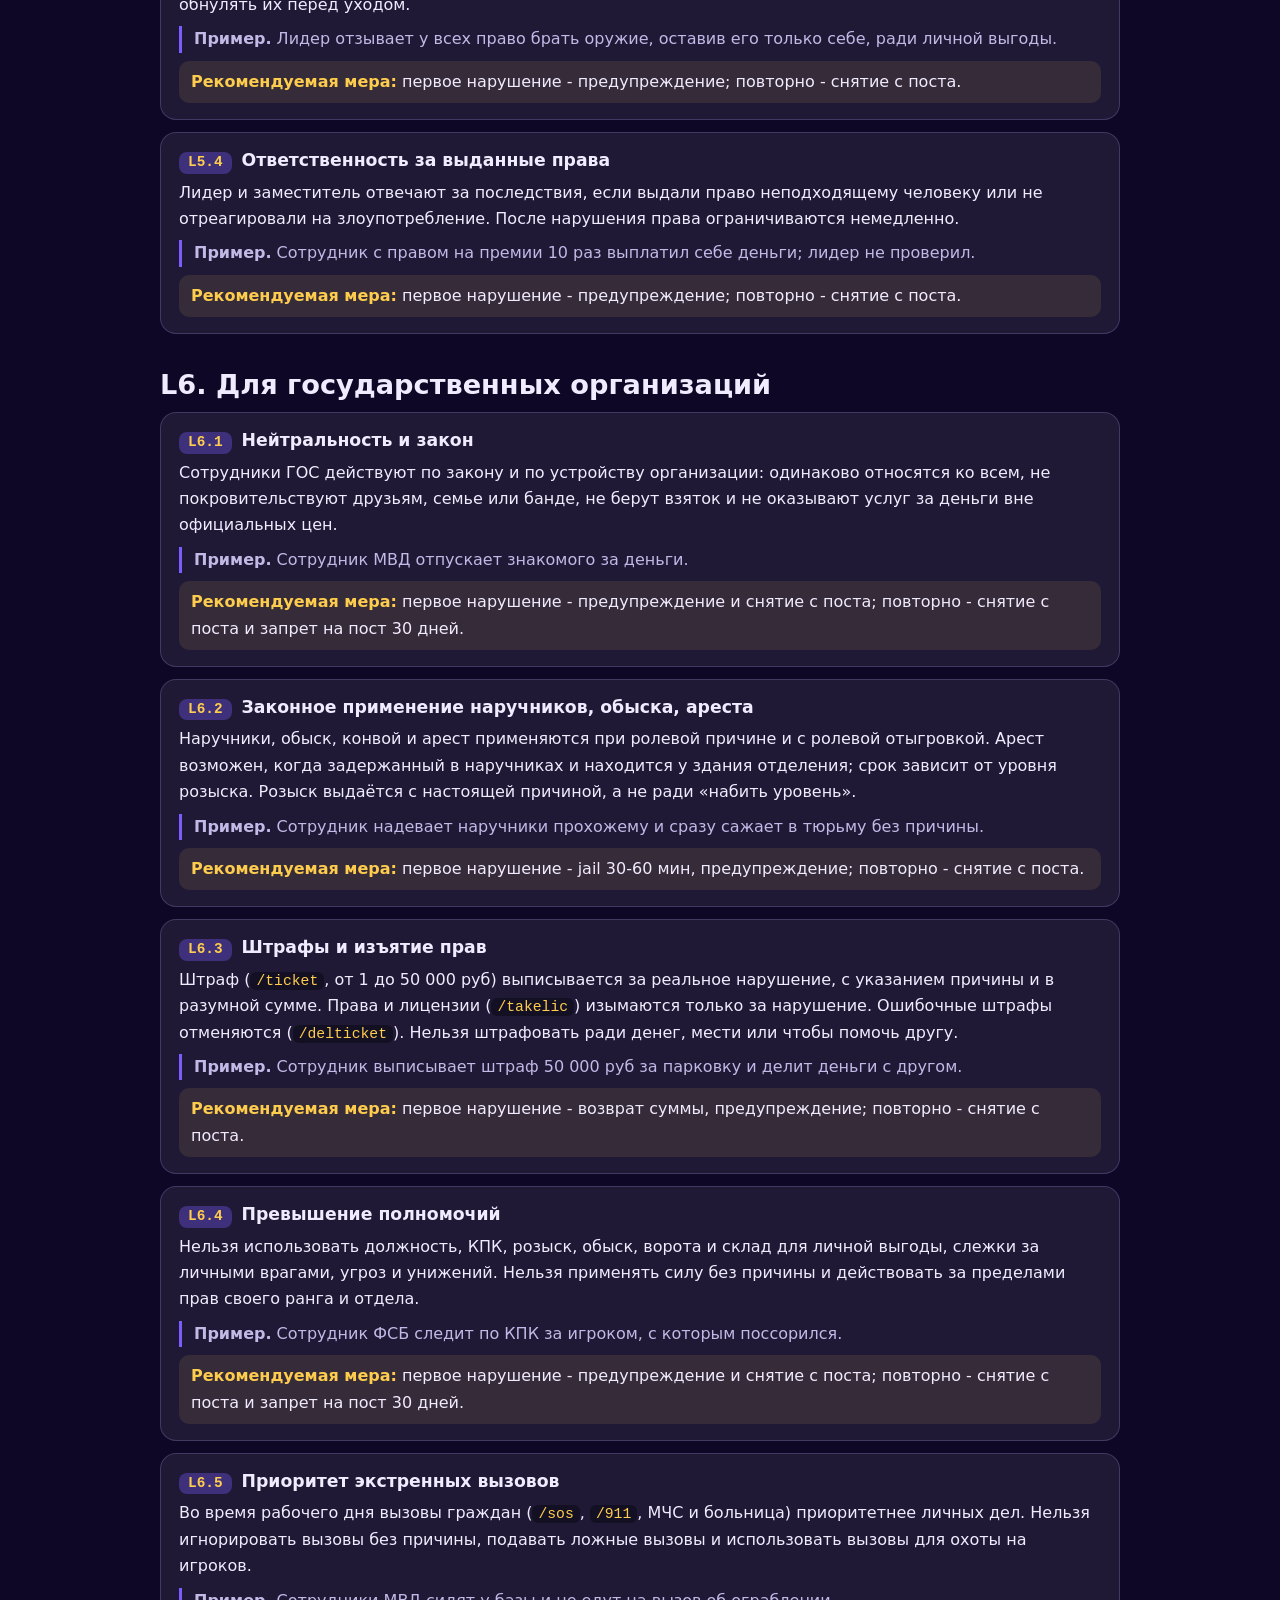
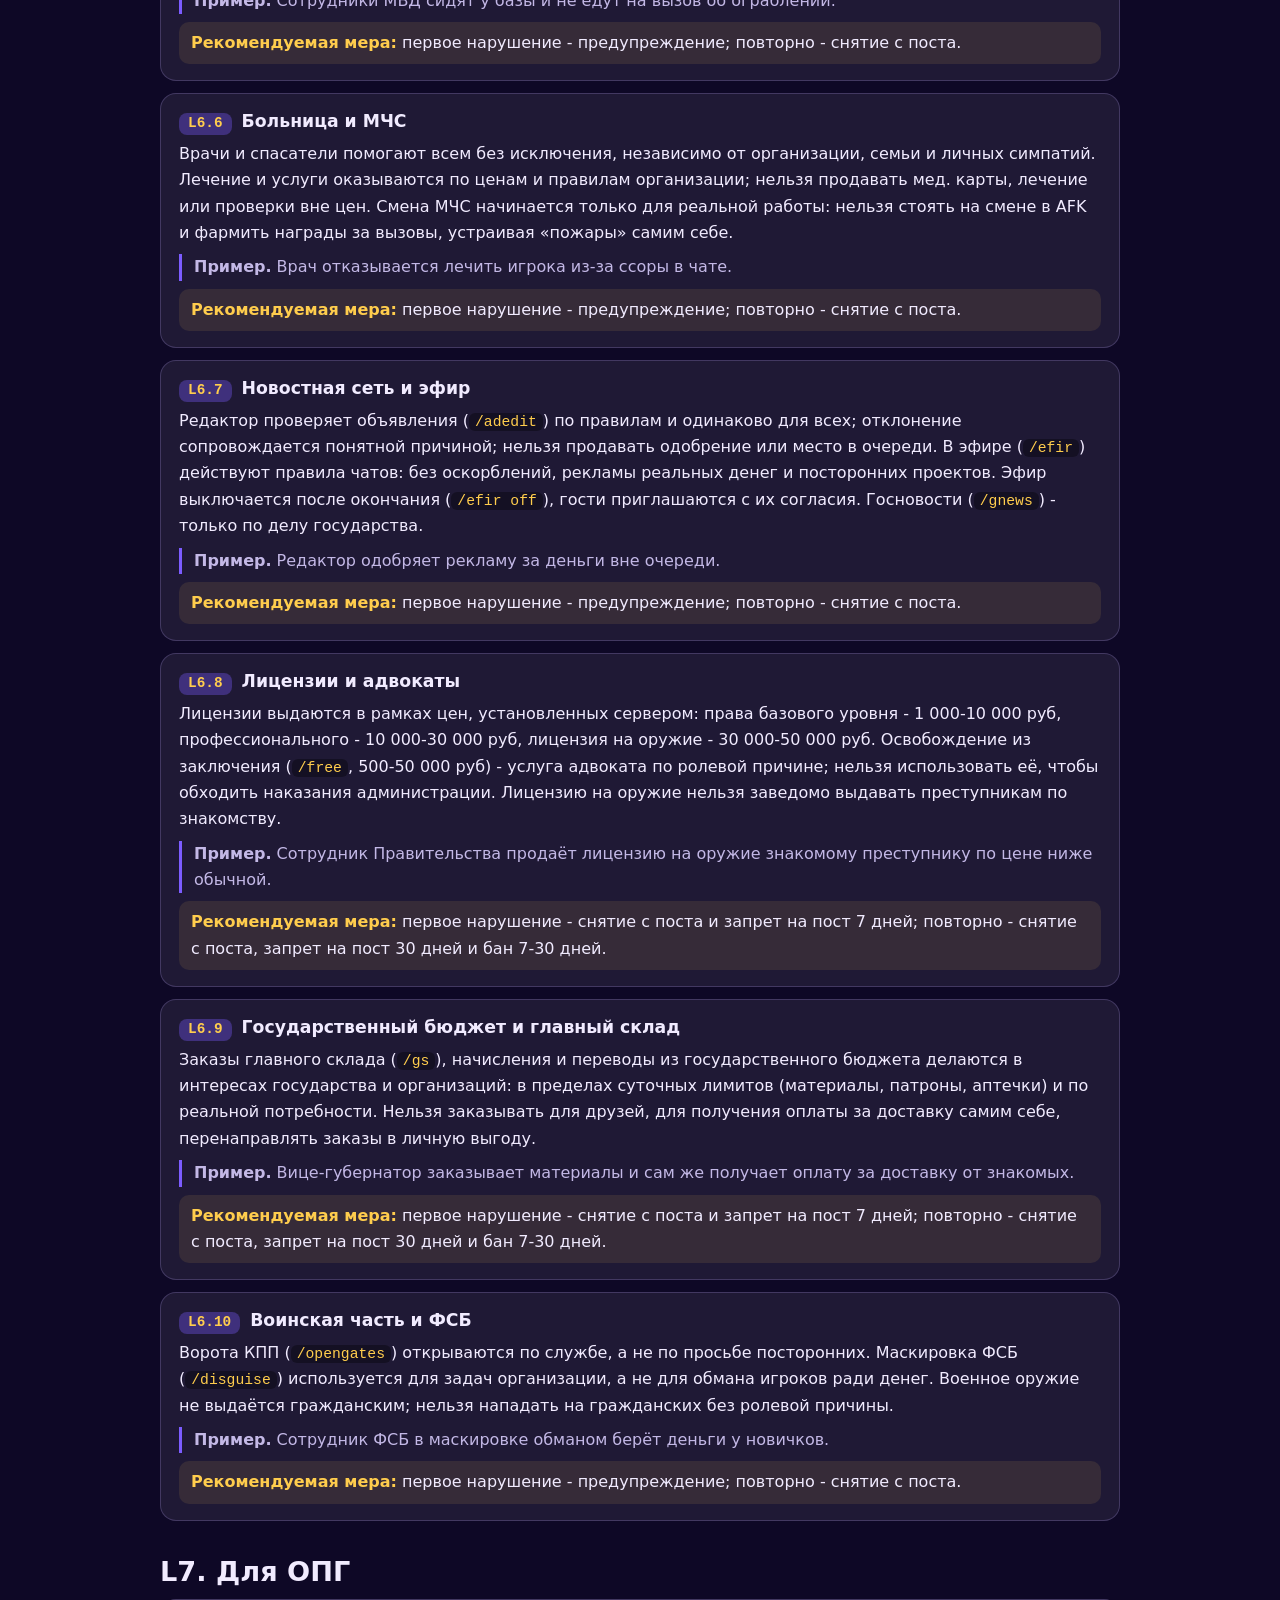
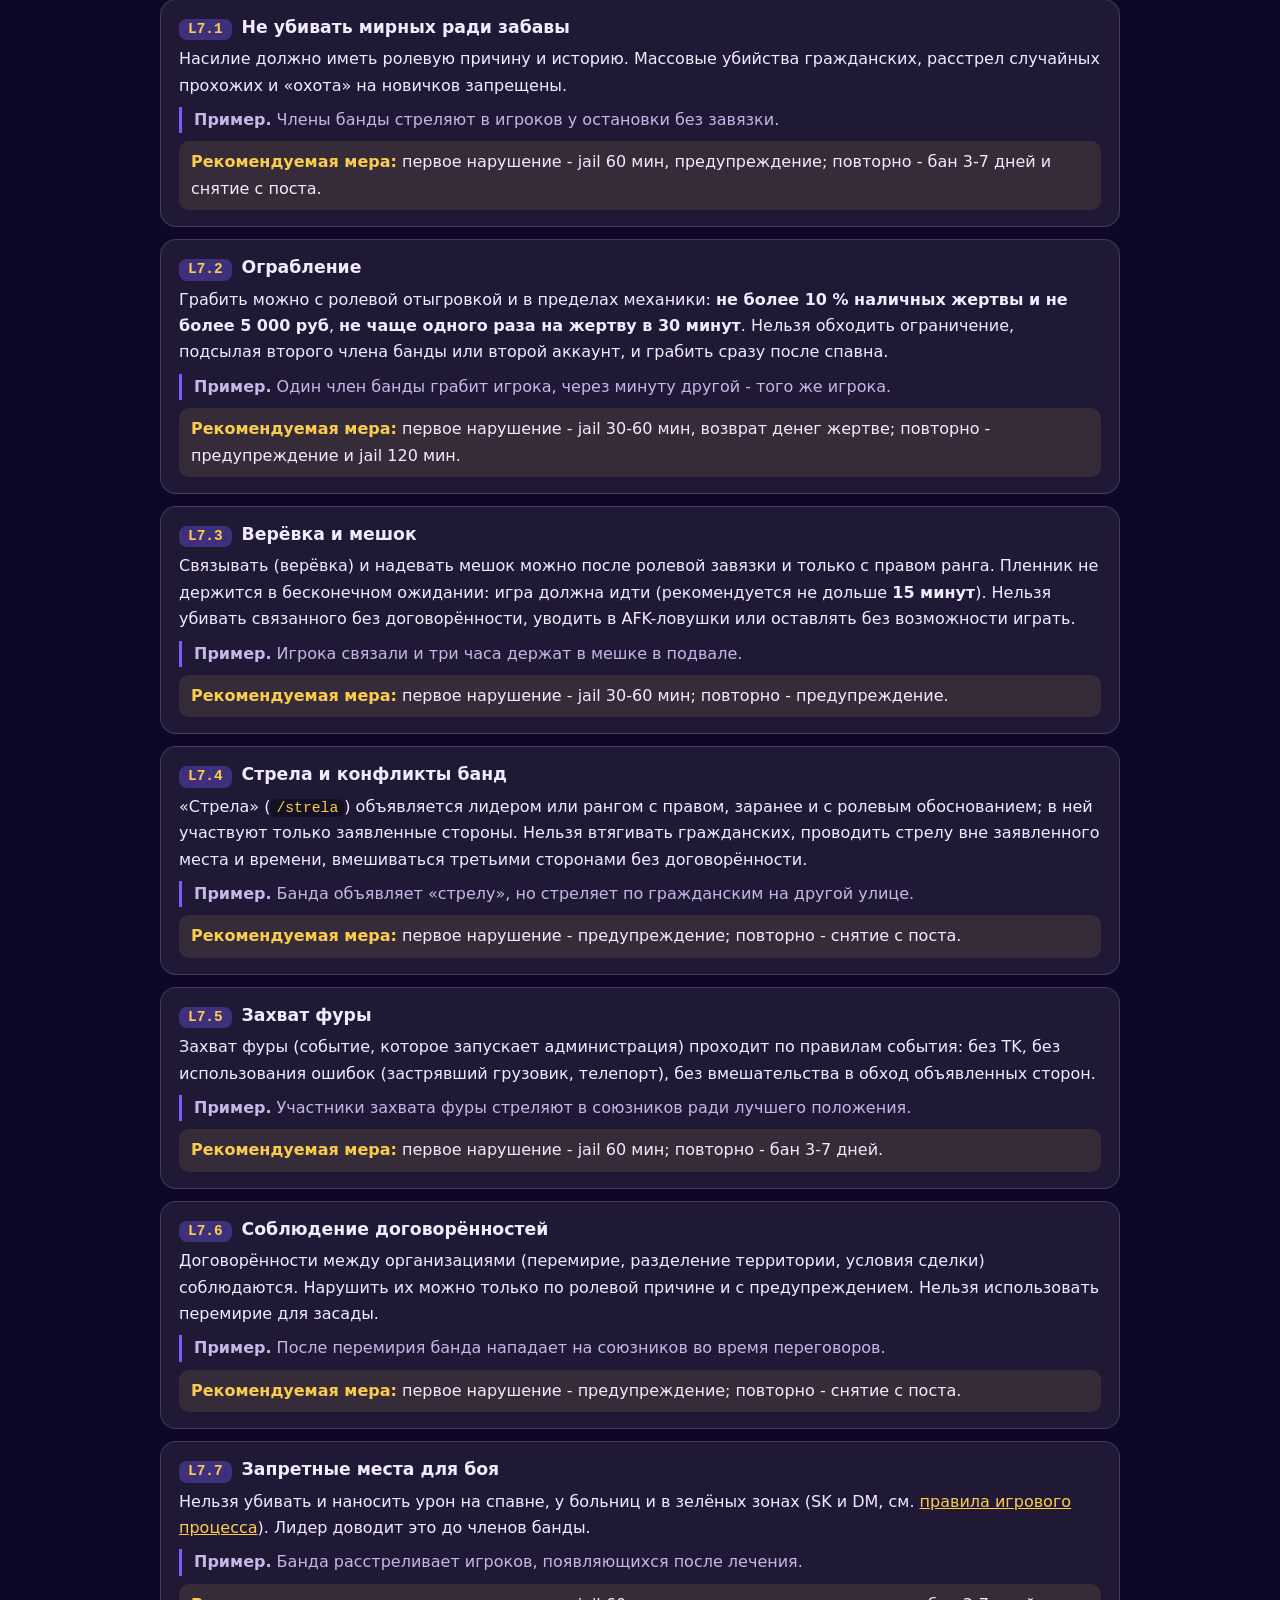
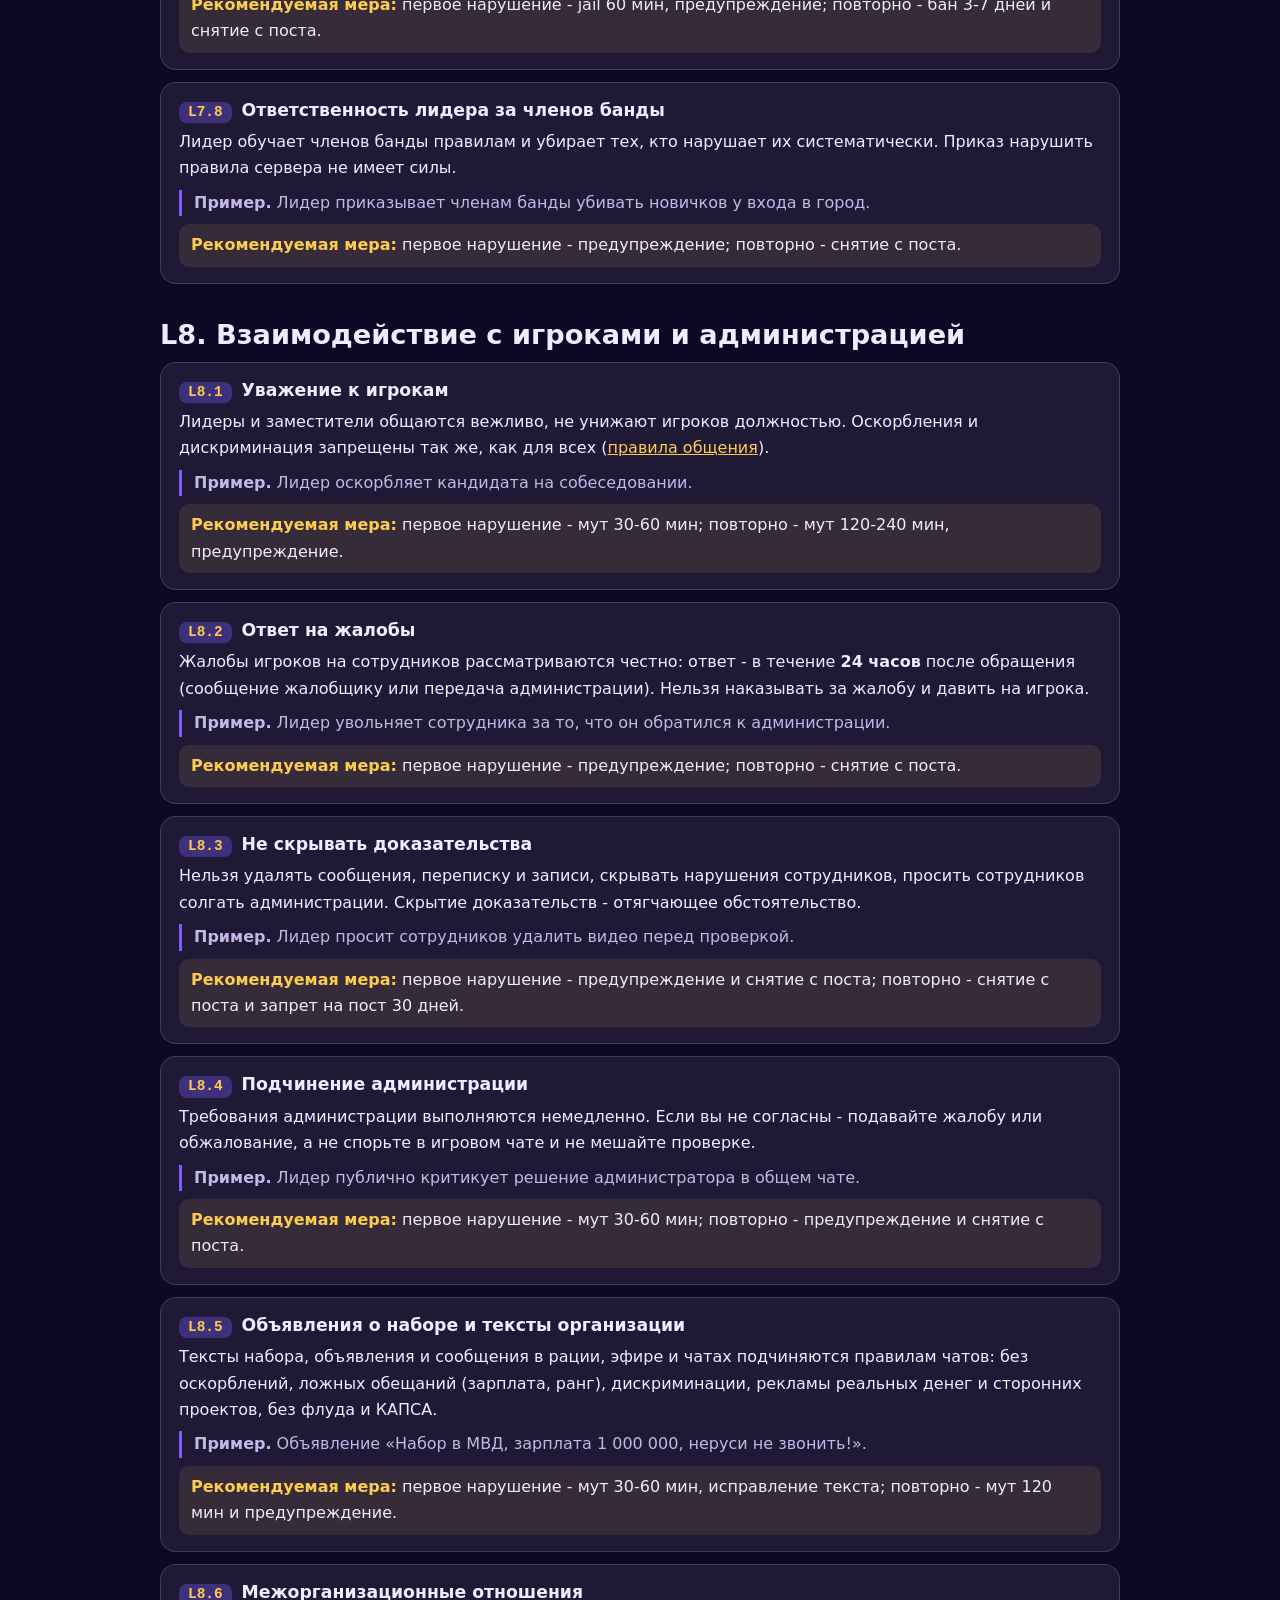
<file: docs/pravila/pravila-liderov.html>
<!doctype html>
<html lang="ru">
<head>
<meta charset="utf-8">
<meta name="viewport" content="width=device-width, initial-scale=1, viewport-fit=cover">
<title>Правила: Правила для лидеров и заместителей — Arvento RP</title>
<meta name="description" content="Дополнительные требования к лидерам и заместителям организаций и семей: набор и увольнение, склад и бюджет, транспорт, права рангов, особенности ГОС и ОПГ, передача поста и санкции.">
<meta name="color-scheme" content="dark">
<meta name="theme-color" content="#0e0826">
<link rel="icon" href="data:image/svg+xml,%3Csvg xmlns='http://www.w3.org/2000/svg' viewBox='0 0 32 32'%3E%3Crect width='32' height='32' rx='9' fill='%237c5cff'/%3E%3Cpath fill='%23ffcd4d' fill-rule='evenodd' d='M16 7l8 18h-4l-1.4-3.5h-5.2L12 25H8zM14.6 18.5h2.8L16 14.8z'/%3E%3C/svg%3E">
<link rel="stylesheet" href="rules.css">
</head>
<body>
<header class="top"><div class="wrap">
<a class="brand" href="index.html"><svg class="logo" viewBox="0 0 32 32" aria-hidden="true"><rect width="32" height="32" rx="9" fill="#7c5cff"/><path fill="#ffcd4d" fill-rule="evenodd" d="M16 7l8 18h-4l-1.4-3.5h-5.2L12 25H8zM14.6 18.5h2.8L16 14.8z"/></svg><span>Arvento RP</span></a>
<a class="back" href="index.html">На главную</a>
</div></header>
<div class="wrap">
<nav class="tabs" aria-label="Разделы правил"><a href="index.html">Содержание</a><a href="vse-pravila.html">Все правила</a><a href="obshchie-polozheniya.html">Общие положения</a><a href="pravila-obshcheniya.html">Общение</a><a href="vzaimodeistvie-s-administraciei.html">Администрация</a><a href="akkaunty-i-personazhi.html">Аккаунты и персонажи</a><a href="igrovoi-process.html">Игровой процесс</a><a href="terminy.html">Термины</a><a href="kodeks-povedeniya.html">Кодекс поведения</a><a href="zhaloby.html">Жалобы</a><a href="obzhalovanie.html">Обжалование</a><a href="pravila-liderov.html" aria-current="page">Лидеры и замы</a></nav>
<main>
<p class="crumb"><a href="index.html">Правила и санкции</a> / Лидеры и замы</p>
<h1>Правила для лидеров и заместителей</h1>
<p class="lead">Дополнительные требования к лидерам и заместителям организаций и семей: набор и увольнение, склад и бюджет, транспорт, права рангов, особенности ГОС и ОПГ, передача поста и санкции.</p>
<nav class="toc card" aria-label="Содержание страницы"><strong>На странице</strong><ul><li><a href="#rL1-1">L1.1 Пример для игроков</a></li><li><a href="#rL1-2">L1.2 Ответственность за организацию</a></li><li><a href="#rL1-3">L1.3 Подотчётность администрации</a></li><li><a href="#rL1-4">L1.4 Рамки полномочий заместителя</a></li><li><a href="#rL1-5">L1.5 Пост не продаётся</a></li><li><a href="#rL1-6">L1.6 Нельзя бросать пост без уведомления</a></li><li><a href="#rL1-7">L1.7 Минимальная активность</a></li><li><a href="#rL1-8">L1.8 Один человек - один пост</a></li><li><a href="#rL2-1">L2.1 Честный набор</a></li><li><a href="#rL2-2">L2.2 Собеседование</a></li><li><a href="#rL2-3">L2.3 Без массовых приглашений</a></li><li><a href="#rL2-4">L2.4 Увольнение только по причине</a></li><li><a href="#rL2-5">L2.5 Выговоры</a></li><li><a href="#rL2-6">L2.6 Премии только за заслуги</a></li><li><a href="#rL2-7">L2.7 Повышения по заслугам</a></li><li><a href="#rL2-8">L2.8 Ранги и приглашения не продаются</a></li><li><a href="#rL3-1">L3.1 Склад - не личное имущество</a></li><li><a href="#rL3-2">L3.2 Оружие - только членам организации</a></li><li><a href="#rL3-3">L3.3 Лимиты склада</a></li><li><a href="#rL3-4">L3.4 Бюджет - на нужды организации</a></li><li><a href="#rL3-5">L3.5 Продажа имущества организации</a></li><li><a href="#rL3-6">L3.6 Журнал и отчётность</a></li><li><a href="#rL3-7">L3.7 Хищение имущества организации</a></li><li><a href="#rL4-1">L4.1 Служебный транспорт - для службы</a></li><li><a href="#rL4-2">L4.2 Нельзя таранить и убивать транспортом</a></li><li><a href="#rL4-3">L4.3 Транспорт не для посторонних</a></li><li><a href="#rL4-4">L4.4 Возврат и порядок</a></li><li><a href="#rL4-5">L4.5 Форма и снаряжение</a></li><li><a href="#rL5-1">L5.1 Минимально необходимые права</a></li><li><a href="#rL5-2">L5.2 Не все права низким рангам</a></li><li><a href="#rL5-3">L5.3 Обоснованные изменения прав</a></li><li><a href="#rL5-4">L5.4 Ответственность за выданные права</a></li><li><a href="#rL6-1">L6.1 Нейтральность и закон</a></li><li><a href="#rL6-2">L6.2 Законное применение наручников, обыска, ареста</a></li><li><a href="#rL6-3">L6.3 Штрафы и изъятие прав</a></li><li><a href="#rL6-4">L6.4 Превышение полномочий</a></li><li><a href="#rL6-5">L6.5 Приоритет экстренных вызовов</a></li><li><a href="#rL6-6">L6.6 Больница и МЧС</a></li><li><a href="#rL6-7">L6.7 Новостная сеть и эфир</a></li><li><a href="#rL6-8">L6.8 Лицензии и адвокаты</a></li><li><a href="#rL6-9">L6.9 Государственный бюджет и главный склад</a></li><li><a href="#rL6-10">L6.10 Воинская часть и ФСБ</a></li><li><a href="#rL7-1">L7.1 Не убивать мирных ради забавы</a></li><li><a href="#rL7-2">L7.2 Ограбление</a></li><li><a href="#rL7-3">L7.3 Верёвка и мешок</a></li><li><a href="#rL7-4">L7.4 Стрела и конфликты банд</a></li><li><a href="#rL7-5">L7.5 Захват фуры</a></li><li><a href="#rL7-6">L7.6 Соблюдение договорённостей</a></li><li><a href="#rL7-7">L7.7 Запретные места для боя</a></li><li><a href="#rL7-8">L7.8 Ответственность лидера за членов банды</a></li><li><a href="#rL8-1">L8.1 Уважение к игрокам</a></li><li><a href="#rL8-2">L8.2 Ответ на жалобы</a></li><li><a href="#rL8-3">L8.3 Не скрывать доказательства</a></li><li><a href="#rL8-4">L8.4 Подчинение администрации</a></li><li><a href="#rL8-5">L8.5 Объявления о наборе и тексты организации</a></li><li><a href="#rL8-6">L8.6 Межорганизационные отношения</a></li><li><a href="#rL9-1">L9.1 Уведомление об уходе</a></li><li><a href="#rL9-2">L9.2 Передача дел</a></li><li><a href="#rL9-3">L9.3 Никакой платной или тайной передачи</a></li><li><a href="#rL9-4">L9.4 Основания снятия с поста</a></li><li><a href="#rL9-5">L9.5 Недопустимо портить организацию при уходе</a></li><li><a href="#rL9-6">L9.6 Временное замещение</a></li></ul></nav><h2>Кого касается</h2><p>Раздел относится к <strong>лидерам</strong> (ранг 10) и <strong>заместителям</strong> (ранг 9) государственных организаций (Правительство, МВД, ФСБ, Воинская часть, Центральная больница, МЧС, Новостная сеть), ОПГ (Кавказская, Курганская, Ореховская), а также к лидерам семей и их заместителям. Эти правила <strong>дополняют</strong>, а не заменяют общие правила сервера: всё, что обязательно для игрока, обязательно и для лидера.</p><div class="note"><strong>Важно.</strong> Значения со сроками и часами (активность, срок уведомления, длительность запретов) - <strong>предложение</strong> владельца проекта, они хранятся в <code>sanctions.json</code> (раздел <code>params</code>) и могут быть изменены. Правила могут изменяться администрацией.</div><h2>L1. Общие положения</h2><article class="rule" id="rL1-1"><h3><span class="rid">L1.1</span>Пример для игроков</h3><p>Лидер и заместитель - лицо организации. К ним применяются все правила сервера, а использование должности при нарушении считается отягчающим обстоятельством (см. <a href="kodeks-povedeniya.html">Кодекс поведения</a>).</p><p class="ex"><strong>Пример.</strong> Лидер семьи оскорбляет игрока в общем чате: наказание строже, чем у рядового участника.</p><p class="sanc"><strong>Рекомендуемая мера:</strong> первое нарушение - предупреждение; повторно - снятие с поста.</p></article><article class="rule" id="rL1-2"><h3><span class="rid">L1.2</span>Ответственность за организацию</h3><p>Лидер отвечает за порядок в организации, за её склад, бюджет, транспорт и за действия сотрудников, которым он дал права или приказы. Ссылка на то, что «этого не знал», не освобождает, если лидер не следил за журналом склада и жалобами.</p><p class="ex"><strong>Пример.</strong> Лидер не реагирует на три жалобы подряд на одного сотрудника, который выдаёт оружие посторонним.</p><p class="sanc"><strong>Рекомендуемая мера:</strong> первое нарушение - предупреждение; повторно - снятие с поста и запрет на пост 7 дней.</p></article><article class="rule" id="rL1-3"><h3><span class="rid">L1.3</span>Подотчётность администрации</h3><p>Лидеры и заместители обязаны по просьбе администрации объяснить свои решения (приём, увольнение, выговор, премию, выдачу прав) и показать подтверждения: переписку, видео, записи журнала склада.</p><p class="ex"><strong>Пример.</strong> Администратор просит пояснить увольнение, лидер отвечает «моя организация, что хочу, то и делаю».</p><p class="sanc"><strong>Рекомендуемая мера:</strong> первое нарушение - предупреждение; повторно - снятие с поста.</p></article><article class="rule" id="rL1-4"><h3><span class="rid">L1.4</span>Рамки полномочий заместителя</h3><p>Заместитель действует только в пределах прав, которые выдал лидер в <code>/lmenu</code>. Нельзя обходить ограничения через других игроков или второй аккаунт. Распоряжение лидера нарушить правила сервера недействительно и не освобождает исполнителя.</p><p class="ex"><strong>Пример.</strong> Заместитель без права на премии просит рядового вывести деньги из бюджета для него.</p><p class="sanc"><strong>Рекомендуемая мера:</strong> первое нарушение - предупреждение; повторно - снятие с поста.</p></article><article class="rule" id="rL1-5"><h3><span class="rid">L1.5</span>Пост не продаётся</h3><p>Запрещено продавать, обменивать, сдавать в аренду или дарить за вознаграждение пост лидера и заместителя, ранги, места в организации, права и приглашения: за рубли, A-коины, игровое имущество и реальные деньги.</p><p class="ex"><strong>Пример.</strong> Заместитель предлагает «взять ранг 8 за 500 000 руб».</p><p class="sanc"><strong>Рекомендуемая мера:</strong> первое нарушение - снятие с поста и запрет на пост 30 дней, бан 7-30 дней; повторно - снятие с поста, запрет на пост 30 дней и бан 30-365 дней.</p></article><article class="rule" id="rL1-6"><h3><span class="rid">L1.6</span>Нельзя бросать пост без уведомления</h3><p>Покидать пост лидера или заместителя без уведомления администрации и сотрудников нельзя. Уходящий предупреждает заранее и передаёт дела по правилам <a href="pravila-liderov.html#rL9-1">L9</a>.</p><p class="ex"><strong>Пример.</strong> Лидер перестал заходить в игру, не предупредив, склад и права остались без присмотра.</p><p class="sanc"><strong>Рекомендуемая мера:</strong> первое нарушение - предупреждение и запрет на пост 7 дней; повторно - снятие с поста и запрет на пост 30 дней.</p></article><article class="rule" id="rL1-7"><h3><span class="rid">L1.7</span>Минимальная активность</h3><p>Лидер находится в игре не менее <strong>10 часов в неделю</strong>, заместитель - не менее <strong>7 часов в неделю</strong>; время в AFK не считается. Если вы не сможете играть, предупредите администрацию (отсутствие до 3 дней - не нарушение при предупреждении). Если лидер или заместитель не заходит в игру <strong>14 дней</strong> подряд без предупреждения, администрация вправе снять его с поста.</p><p class="ex"><strong>Пример.</strong> Лидер в игре 2 часа в неделю, а заявки на вступление висят без ответа.</p><p class="sanc"><strong>Рекомендуемая мера:</strong> первое нарушение - предупреждение (напоминание администрации); повторно - снятие с поста и запрет на пост 7 дней.</p></article><article class="rule" id="rL1-8"><h3><span class="rid">L1.8</span>Один человек - один пост</h3><p>Руководить организацией можно только со своего аккаунта. Нельзя управлять организацией с чужого или дополнительного аккаунта, назначать на посты свои вторые аккаунты, использовать их как «запасной склад».</p><p class="ex"><strong>Пример.</strong> Лидер переносит предметы склада на второй аккаунт «для сохранности».</p><p class="sanc"><strong>Рекомендуемая мера:</strong> первое нарушение - бан 3-7 дней на лишние аккаунты и снятие с поста; повторно - бан 30 дней и запрет на пост 30 дней.</p></article><h2>L2. Набор и увольнение</h2><article class="rule" id="rL2-1"><h3><span class="rid">L2.1</span>Честный набор</h3><p>Принимать нужно по одинаковым понятным условиям для всех (активность, знание правил, ролевая подготовка), а не по дружбе или за вознаграждение. Условия набора можно опубликовать в объявлении или канале организации.</p><p class="ex"><strong>Пример.</strong> Лидер принимает только друзей, а заявки новичков не рассматривает.</p><p class="sanc"><strong>Рекомендуемая мера:</strong> первое нарушение - предупреждение; повторно - снятие с поста.</p></article><article class="rule" id="rL2-2"><h3><span class="rid">L2.2</span>Собеседование</h3><p>Собеседование проводится в ролевой форме. Можно проверять знание правил и ролевых терминов; нельзя просить личные данные, адреса, ссылки на соцсети, плату за вступление или «вступительный взнос».</p><p class="ex"><strong>Пример.</strong> На собеседовании требуют номер телефона и 100 000 руб за приём.</p><p class="sanc"><strong>Рекомендуемая мера:</strong> первое нарушение - снятие с поста (при плате за вступление - запрет на пост 7 дней); повторно - снятие с поста и запрет на пост 30 дней.</p></article><article class="rule" id="rL2-3"><h3><span class="rid">L2.3</span>Без массовых приглашений</h3><p>Нельзя массово приглашать людей ради рейтинга, красивой численности, зарплаты или фарма склада. Приглашённый должен реально участвовать в жизни организации; неактивных увольняют.</p><p class="ex"><strong>Пример.</strong> За пять минут в организацию принято двадцать игроков без собеседования, часть из них потом пустует.</p><p class="sanc"><strong>Рекомендуемая мера:</strong> первое нарушение - предупреждение; повторно - снятие с поста.</p></article><article class="rule" id="rL2-4"><h3><span class="rid">L2.4</span>Увольнение только по причине</h3><p>Увольнять (<code>/uninvite</code>, <code>/uninviteoff</code>, меню <code>/lmenu</code>) можно только с реальной причиной: нарушение правил организации или сервера, неактивность, собственное желание. Причина вносится в диалог увольнения и должна быть правдивой. Нельзя увольнять из личной неприязни, за критику, за жалобу на лидера или в качестве мести.</p><p class="ex"><strong>Пример.</strong> Сотрудник пожаловался на лидера - и сразу уволен «за непослушание».</p><p class="sanc"><strong>Рекомендуемая мера:</strong> первое нарушение - предупреждение (с восстановлением уволенного); повторно - снятие с поста.</p></article><article class="rule" id="rL2-5"><h3><span class="rid">L2.5</span>Выговоры</h3><p>Выговор (максимум 3, на третьем сотрудник увольняется автоматически) выдаётся за конкретное нарушение с указанием причины. Нельзя использовать выговоры, чтобы выжить сотрудника без повода, выдавать три выговора подряд за один случай или снимать выговор за услугу.</p><p class="ex"><strong>Пример.</strong> Лидер выдаёт три выговора за одно и то же опоздание, чтобы уволить сотрудника.</p><p class="sanc"><strong>Рекомендуемая мера:</strong> первое нарушение - предупреждение (с отменой выговоров); повторно - снятие с поста.</p></article><article class="rule" id="rL2-6"><h3><span class="rid">L2.6</span>Премии только за заслуги</h3><p>Премия (до 50 000 руб за раз) выплачивается из бюджета организации и только за заслуги: выполненные задачи, помощь, активность. Нельзя премировать самого себя, друзей без причины, платить премией за вступление, ранг или услугу, делить бюджет «по кругу» между своими.</p><p class="ex"><strong>Пример.</strong> Лидер выплачивает себе и заместителю по 50 000 руб каждый день.</p><p class="sanc"><strong>Рекомендуемая мера:</strong> первое нарушение - возврат средств в бюджет, предупреждение; повторно - снятие с поста и запрет на пост 7 дней.</p></article><article class="rule" id="rL2-7"><h3><span class="rid">L2.7</span>Повышения по заслугам</h3><p>Повышать ранг нужно за активность и результат, а не за дружбу. Рекомендуется повышать одного сотрудника не чаще, чем раз в <strong>2 дня</strong>. Нельзя повысить игрока до ранга, равного или выше собственного.</p><p class="ex"><strong>Пример.</strong> Друг лидера вступил сегодня и уже получил ранг 8.</p><p class="sanc"><strong>Рекомендуемая мера:</strong> первое нарушение - предупреждение; повторно - снятие с поста.</p></article><article class="rule" id="rL2-8"><h3><span class="rid">L2.8</span>Ранги и приглашения не продаются</h3><p>Нельзя брать деньги, имущество или услуги за приглашение, повышение, снятие выговора или защиту от увольнения. Это касается и «подарков» после события.</p><p class="ex"><strong>Пример.</strong> Сотрудник отдаёт лидеру автомобиль, чтобы не уволили.</p><p class="sanc"><strong>Рекомендуемая мера:</strong> первое нарушение - снятие с поста и запрет на пост 30 дней, бан 7-30 дней; повторно - снятие с поста, запрет на пост 30 дней и бан 30-365 дней.</p></article><h2>L3. Склад и бюджет организации</h2><article class="rule" id="rL3-1"><h3><span class="rid">L3.1</span>Склад - не личное имущество</h3><p>Предметы склада (оружие, броня, аптечки, материалы, патроны, наркотики банды, деньги) предназначены для службы и нужд организации. Брать для личного пользования, хранить впрок, продавать и обменивать запрещено - в том числе лидеру.</p><p class="ex"><strong>Пример.</strong> Сотрудник берёт аптечки и броню и продаёт их игрокам.</p><p class="sanc"><strong>Рекомендуемая мера:</strong> первое нарушение - возврат предметов, предупреждение; повторно - снятие с поста и запрет на пост 7 дней.</p></article><article class="rule" id="rL3-2"><h3><span class="rid">L3.2</span>Оружие - только членам организации</h3><p>Запрещено выдавать, продавать, передавать или оставлять оружие тем, кто не состоит в организации или не имеет права на выдачу: друзьям, другим организациям, семьям и посторонним игрокам.</p><p class="ex"><strong>Пример.</strong> Сотрудник МВД выдаёт Desert Eagle знакомому из банды.</p><p class="sanc"><strong>Рекомендуемая мера:</strong> первое нарушение - предупреждение и возврат оружия; повторно - снятие с поста и запрет на пост 7 дней.</p></article><article class="rule" id="rL3-3"><h3><span class="rid">L3.3</span>Лимиты склада</h3><p>Суточные лимиты выдачи (по умолчанию: дубинка, тазер, Desert Eagle, АК-47, дробовик - по 1; броня - 3; аптечка - 5) устанавливает руководство под нужды организации. Нельзя обходить лимиты через вторые аккаунты, чужих сотрудников, смену ранга или «взять и сразу отдать» напарнику. Поднимать лимиты без необходимости нельзя.</p><p class="ex"><strong>Пример.</strong> Сотрудник берёт лимит АК-47, отдаёт напарнику и берёт снова с другим персонажем.</p><p class="sanc"><strong>Рекомендуемая мера:</strong> первое нарушение - предупреждение, лимиты сбрасываются; повторно - снятие с поста.</p></article><article class="rule" id="rL3-4"><h3><span class="rid">L3.4</span>Бюджет - на нужды организации</h3><p>Бюджет организации тратится на её нужды: заказы снабжения, премии за заслуги, оборудование. Нельзя тратить его в личных целях, выводить себе или друзьям, давать в долг, использовать как плату за услуги.</p><p class="ex"><strong>Пример.</strong> Лидер ОПГ забирает деньги склада банды «на личные расходы».</p><p class="sanc"><strong>Рекомендуемая мера:</strong> первое нарушение - возврат средств в бюджет, снятие с поста; повторно - снятие с поста и запрет на пост 30 дней, бан 7-30 дней.</p></article><article class="rule" id="rL3-5"><h3><span class="rid">L3.5</span>Продажа имущества организации</h3><p>Продавать для личной выгоды материалы, патроны, аптечки, оружие, предметы склада и снабжения организации запрещено. Нельзя делать «заказы» для себя на государственный счёт.</p><p class="ex"><strong>Пример.</strong> Сотрудник продаёт игрокам аптечки из склада больницы.</p><p class="sanc"><strong>Рекомендуемая мера:</strong> первое нарушение - снятие с поста и возврат ценностей; повторно - снятие с поста, запрет на пост 30 дней и бан 7-30 дней.</p></article><article class="rule" id="rL3-6"><h3><span class="rid">L3.6</span>Журнал и отчётность</h3><p>Все операции со складом записываются в журнал. Лидер обязан уметь объяснить записи и по просьбе администрации предоставить сведения. Нельзя обходить журнал (быстро взять и положить, брать через других) и уничтожать подтверждения.</p><p class="ex"><strong>Пример.</strong> Заместитель берёт предметы с чужого аккаунта, чтобы запись в журнале была не на него.</p><p class="sanc"><strong>Рекомендуемая мера:</strong> первое нарушение - предупреждение; повторно - снятие с поста.</p></article><article class="rule" id="rL3-7"><h3><span class="rid">L3.7</span>Хищение имущества организации</h3><p>Хищением считается любое изъятие предметов, оружия и денег организации без права: через ошибки игры, чужие аккаунты, обман или продажу. Хищение влечёт возврат ценностей и <strong>снятие с поста</strong>; лидер, узнавший о хищении, обязан сообщить администрации.</p><p class="ex"><strong>Пример.</strong> Сотрудник использует ошибку игры, чтобы пополнить личный счёт из бюджета.</p><p class="sanc"><strong>Рекомендуемая мера:</strong> первое нарушение - снятие с поста и запрет на пост 30 дней, возврат ценностей; повторно - бан 30-365 дней, снятие с поста и запрет на пост.</p></article><h2>L4. Транспорт и снаряжение</h2><article class="rule" id="rL4-1"><h3><span class="rid">L4.1</span>Служебный транспорт - для службы</h3><p>Служебные автомобили и вертолёты используются для задач организации: патруль, вызовы, доставка, перевозка. Личные поездки, гонки, показуха, такси и «покататься» запрещены.</p><p class="ex"><strong>Пример.</strong> Сотрудник возит друзей на служебной машине МВД по городу.</p><p class="sanc"><strong>Рекомендуемая мера:</strong> первое нарушение - jail 30 мин, предупреждение; повторно - снятие с поста.</p></article><article class="rule" id="rL4-2"><h3><span class="rid">L4.2</span>Нельзя таранить и убивать транспортом</h3><p>Служебная техника не оружие. Таранить гражданских, давить людей, стрелять из окна (DB) без ролевой причины и договорённости, разрушать служебные машины запрещено.</p><p class="ex"><strong>Пример.</strong> Сотрудник тараном сбивает игроков у больницы на машине МЧС.</p><p class="sanc"><strong>Рекомендуемая мера:</strong> первое нарушение - jail 30-60 мин; повторно - jail 120 мин и снятие с поста.</p></article><article class="rule" id="rL4-3"><h3><span class="rid">L4.3</span>Транспорт не для посторонних</h3><p>Нельзя передавать служебный транспорт посторонним, давать доступ тем, кто не состоит в организации, оставлять машину открытой на улице. Доступ к транспорту по рангам нужно настраивать осознанно, особенно к тяжёлой технике и вертолётам.</p><p class="ex"><strong>Пример.</strong> Лидер разрешает постороннему «взять КамАЗ ненадолго».</p><p class="sanc"><strong>Рекомендуемая мера:</strong> первое нарушение - предупреждение; повторно - снятие с поста.</p></article><article class="rule" id="rL4-4"><h3><span class="rid">L4.4</span>Возврат и порядок</h3><p>Служебный транспорт возвращается на место после службы. Нельзя занимать, бросать, прятать машины и использовать эвакуацию для злоупотреблений.</p><p class="ex"><strong>Пример.</strong> Сотрудник бросает машину в лесу, чтобы никто больше не мог её взять.</p><p class="sanc"><strong>Рекомендуемая мера:</strong> первое нарушение - jail 30 мин; повторно - предупреждение.</p></article><article class="rule" id="rL4-5"><h3><span class="rid">L4.5</span>Форма и снаряжение</h3><p>Форма и снаряжение организации используются во время службы. Нельзя надевать форму для обмана игроков, вне службы выдавать себя за сотрудника или совершать преступления в форме.</p><p class="ex"><strong>Пример.</strong> Игрок в форме больницы грабит прохожего, прикрываясь званием.</p><p class="sanc"><strong>Рекомендуемая мера:</strong> первое нарушение - jail 30-60 мин; повторно - предупреждение и снятие с поста.</p></article><h2>L5. Права рангов</h2><article class="rule" id="rL5-1"><h3><span class="rid">L5.1</span>Минимально необходимые права</h3><p>Каждому рангу выдаются только те права, которые нужны для его задач. Права настраиваются в <code>/lmenu</code> -&gt; «Доступы по рангам» и пересматриваются, если задачи меняются.</p><p class="ex"><strong>Пример.</strong> Все ранги получают доступ к складу и бюджету «на всякий случай».</p><p class="sanc"><strong>Рекомендуемая мера:</strong> первое нарушение - предупреждение; повторно - снятие с поста.</p></article><article class="rule" id="rL5-2"><h3><span class="rid">L5.2</span>Не все права низким рангам</h3><p>Низким рангам нельзя давать чувствительные права: принимать и увольнять сотрудников, повышать, выдавать выговоры и премии, открывать и закрывать склад, делать заказы со склада государства, вести эфир. Исключение - краткое решение лидера по уважительной причине.</p><p class="ex"><strong>Пример.</strong> Рядовой с первого дня получает право увольнять.</p><p class="sanc"><strong>Рекомендуемая мера:</strong> первое нарушение - предупреждение; повторно - снятие с поста.</p></article><article class="rule" id="rL5-3"><h3><span class="rid">L5.3</span>Обоснованные изменения прав</h3><p>Права меняют по понятной причине: смена задач, ротация, недоверие после инцидента. Нельзя давать всем права на время и забирать их после злоупотребления, менять права «в отместку» или массово обнулять их перед уходом.</p><p class="ex"><strong>Пример.</strong> Лидер отзывает у всех право брать оружие, оставив его только себе, ради личной выгоды.</p><p class="sanc"><strong>Рекомендуемая мера:</strong> первое нарушение - предупреждение; повторно - снятие с поста.</p></article><article class="rule" id="rL5-4"><h3><span class="rid">L5.4</span>Ответственность за выданные права</h3><p>Лидер и заместитель отвечают за последствия, если выдали право неподходящему человеку или не отреагировали на злоупотребление. После нарушения права ограничиваются немедленно.</p><p class="ex"><strong>Пример.</strong> Сотрудник с правом на премии 10 раз выплатил себе деньги; лидер не проверил.</p><p class="sanc"><strong>Рекомендуемая мера:</strong> первое нарушение - предупреждение; повторно - снятие с поста.</p></article><h2>L6. Для государственных организаций</h2><article class="rule" id="rL6-1"><h3><span class="rid">L6.1</span>Нейтральность и закон</h3><p>Сотрудники ГОС действуют по закону и по устройству организации: одинаково относятся ко всем, не покровительствуют друзьям, семье или банде, не берут взяток и не оказывают услуг за деньги вне официальных цен.</p><p class="ex"><strong>Пример.</strong> Сотрудник МВД отпускает знакомого за деньги.</p><p class="sanc"><strong>Рекомендуемая мера:</strong> первое нарушение - предупреждение и снятие с поста; повторно - снятие с поста и запрет на пост 30 дней.</p></article><article class="rule" id="rL6-2"><h3><span class="rid">L6.2</span>Законное применение наручников, обыска, ареста</h3><p>Наручники, обыск, конвой и арест применяются при ролевой причине и с ролевой отыгровкой. Арест возможен, когда задержанный в наручниках и находится у здания отделения; срок зависит от уровня розыска. Розыск выдаётся с настоящей причиной, а не ради «набить уровень».</p><p class="ex"><strong>Пример.</strong> Сотрудник надевает наручники прохожему и сразу сажает в тюрьму без причины.</p><p class="sanc"><strong>Рекомендуемая мера:</strong> первое нарушение - jail 30-60 мин, предупреждение; повторно - снятие с поста.</p></article><article class="rule" id="rL6-3"><h3><span class="rid">L6.3</span>Штрафы и изъятие прав</h3><p>Штраф (<code>/ticket</code>, от 1 до 50 000 руб) выписывается за реальное нарушение, с указанием причины и в разумной сумме. Права и лицензии (<code>/takelic</code>) изымаются только за нарушение. Ошибочные штрафы отменяются (<code>/delticket</code>). Нельзя штрафовать ради денег, мести или чтобы помочь другу.</p><p class="ex"><strong>Пример.</strong> Сотрудник выписывает штраф 50 000 руб за парковку и делит деньги с другом.</p><p class="sanc"><strong>Рекомендуемая мера:</strong> первое нарушение - возврат суммы, предупреждение; повторно - снятие с поста.</p></article><article class="rule" id="rL6-4"><h3><span class="rid">L6.4</span>Превышение полномочий</h3><p>Нельзя использовать должность, КПК, розыск, обыск, ворота и склад для личной выгоды, слежки за личными врагами, угроз и унижений. Нельзя применять силу без причины и действовать за пределами прав своего ранга и отдела.</p><p class="ex"><strong>Пример.</strong> Сотрудник ФСБ следит по КПК за игроком, с которым поссорился.</p><p class="sanc"><strong>Рекомендуемая мера:</strong> первое нарушение - предупреждение и снятие с поста; повторно - снятие с поста и запрет на пост 30 дней.</p></article><article class="rule" id="rL6-5"><h3><span class="rid">L6.5</span>Приоритет экстренных вызовов</h3><p>Во время рабочего дня вызовы граждан (<code>/sos</code>, <code>/911</code>, МЧС и больница) приоритетнее личных дел. Нельзя игнорировать вызовы без причины, подавать ложные вызовы и использовать вызовы для охоты на игроков.</p><p class="ex"><strong>Пример.</strong> Сотрудники МВД сидят у базы и не едут на вызов об ограблении.</p><p class="sanc"><strong>Рекомендуемая мера:</strong> первое нарушение - предупреждение; повторно - снятие с поста.</p></article><article class="rule" id="rL6-6"><h3><span class="rid">L6.6</span>Больница и МЧС</h3><p>Врачи и спасатели помогают всем без исключения, независимо от организации, семьи и личных симпатий. Лечение и услуги оказываются по ценам и правилам организации; нельзя продавать мед. карты, лечение или проверки вне цен. Смена МЧС начинается только для реальной работы: нельзя стоять на смене в AFK и фармить награды за вызовы, устраивая «пожары» самим себе.</p><p class="ex"><strong>Пример.</strong> Врач отказывается лечить игрока из-за ссоры в чате.</p><p class="sanc"><strong>Рекомендуемая мера:</strong> первое нарушение - предупреждение; повторно - снятие с поста.</p></article><article class="rule" id="rL6-7"><h3><span class="rid">L6.7</span>Новостная сеть и эфир</h3><p>Редактор проверяет объявления (<code>/adedit</code>) по правилам и одинаково для всех; отклонение сопровождается понятной причиной; нельзя продавать одобрение или место в очереди. В эфире (<code>/efir</code>) действуют правила чатов: без оскорблений, рекламы реальных денег и посторонних проектов. Эфир выключается после окончания (<code>/efir off</code>), гости приглашаются с их согласия. Госновости (<code>/gnews</code>) - только по делу государства.</p><p class="ex"><strong>Пример.</strong> Редактор одобряет рекламу за деньги вне очереди.</p><p class="sanc"><strong>Рекомендуемая мера:</strong> первое нарушение - предупреждение; повторно - снятие с поста.</p></article><article class="rule" id="rL6-8"><h3><span class="rid">L6.8</span>Лицензии и адвокаты</h3><p>Лицензии выдаются в рамках цен, установленных сервером: права базового уровня - 1 000-10 000 руб, профессионального - 10 000-30 000 руб, лицензия на оружие - 30 000-50 000 руб. Освобождение из заключения (<code>/free</code>, 500-50 000 руб) - услуга адвоката по ролевой причине; нельзя использовать её, чтобы обходить наказания администрации. Лицензию на оружие нельзя заведомо выдавать преступникам по знакомству.</p><p class="ex"><strong>Пример.</strong> Сотрудник Правительства продаёт лицензию на оружие знакомому преступнику по цене ниже обычной.</p><p class="sanc"><strong>Рекомендуемая мера:</strong> первое нарушение - снятие с поста и запрет на пост 7 дней; повторно - снятие с поста, запрет на пост 30 дней и бан 7-30 дней.</p></article><article class="rule" id="rL6-9"><h3><span class="rid">L6.9</span>Государственный бюджет и главный склад</h3><p>Заказы главного склада (<code>/gs</code>), начисления и переводы из государственного бюджета делаются в интересах государства и организаций: в пределах суточных лимитов (материалы, патроны, аптечки) и по реальной потребности. Нельзя заказывать для друзей, для получения оплаты за доставку самим себе, перенаправлять заказы в личную выгоду.</p><p class="ex"><strong>Пример.</strong> Вице-губернатор заказывает материалы и сам же получает оплату за доставку от знакомых.</p><p class="sanc"><strong>Рекомендуемая мера:</strong> первое нарушение - снятие с поста и запрет на пост 7 дней; повторно - снятие с поста, запрет на пост 30 дней и бан 7-30 дней.</p></article><article class="rule" id="rL6-10"><h3><span class="rid">L6.10</span>Воинская часть и ФСБ</h3><p>Ворота КПП (<code>/opengates</code>) открываются по службе, а не по просьбе посторонних. Маскировка ФСБ (<code>/disguise</code>) используется для задач организации, а не для обмана игроков ради денег. Военное оружие не выдаётся гражданским; нельзя нападать на гражданских без ролевой причины.</p><p class="ex"><strong>Пример.</strong> Сотрудник ФСБ в маскировке обманом берёт деньги у новичков.</p><p class="sanc"><strong>Рекомендуемая мера:</strong> первое нарушение - предупреждение; повторно - снятие с поста.</p></article><h2>L7. Для ОПГ</h2><article class="rule" id="rL7-1"><h3><span class="rid">L7.1</span>Не убивать мирных ради забавы</h3><p>Насилие должно иметь ролевую причину и историю. Массовые убийства гражданских, расстрел случайных прохожих и «охота» на новичков запрещены.</p><p class="ex"><strong>Пример.</strong> Члены банды стреляют в игроков у остановки без завязки.</p><p class="sanc"><strong>Рекомендуемая мера:</strong> первое нарушение - jail 60 мин, предупреждение; повторно - бан 3-7 дней и снятие с поста.</p></article><article class="rule" id="rL7-2"><h3><span class="rid">L7.2</span>Ограбление</h3><p>Грабить можно с ролевой отыгровкой и в пределах механики: <strong>не более 10 % наличных жертвы и не более 5 000 руб</strong>, <strong>не чаще одного раза на жертву в 30 минут</strong>. Нельзя обходить ограничение, подсылая второго члена банды или второй аккаунт, и грабить сразу после спавна.</p><p class="ex"><strong>Пример.</strong> Один член банды грабит игрока, через минуту другой - того же игрока.</p><p class="sanc"><strong>Рекомендуемая мера:</strong> первое нарушение - jail 30-60 мин, возврат денег жертве; повторно - предупреждение и jail 120 мин.</p></article><article class="rule" id="rL7-3"><h3><span class="rid">L7.3</span>Верёвка и мешок</h3><p>Связывать (верёвка) и надевать мешок можно после ролевой завязки и только с правом ранга. Пленник не держится в бесконечном ожидании: игра должна идти (рекомендуется не дольше <strong>15 минут</strong>). Нельзя убивать связанного без договорённости, уводить в AFK-ловушки или оставлять без возможности играть.</p><p class="ex"><strong>Пример.</strong> Игрока связали и три часа держат в мешке в подвале.</p><p class="sanc"><strong>Рекомендуемая мера:</strong> первое нарушение - jail 30-60 мин; повторно - предупреждение.</p></article><article class="rule" id="rL7-4"><h3><span class="rid">L7.4</span>Стрела и конфликты банд</h3><p>«Стрела» (<code>/strela</code>) объявляется лидером или рангом с правом, заранее и с ролевым обоснованием; в ней участвуют только заявленные стороны. Нельзя втягивать гражданских, проводить стрелу вне заявленного места и времени, вмешиваться третьими сторонами без договорённости.</p><p class="ex"><strong>Пример.</strong> Банда объявляет «стрелу», но стреляет по гражданским на другой улице.</p><p class="sanc"><strong>Рекомендуемая мера:</strong> первое нарушение - предупреждение; повторно - снятие с поста.</p></article><article class="rule" id="rL7-5"><h3><span class="rid">L7.5</span>Захват фуры</h3><p>Захват фуры (событие, которое запускает администрация) проходит по правилам события: без TK, без использования ошибок (застрявший грузовик, телепорт), без вмешательства в обход объявленных сторон.</p><p class="ex"><strong>Пример.</strong> Участники захвата фуры стреляют в союзников ради лучшего положения.</p><p class="sanc"><strong>Рекомендуемая мера:</strong> первое нарушение - jail 60 мин; повторно - бан 3-7 дней.</p></article><article class="rule" id="rL7-6"><h3><span class="rid">L7.6</span>Соблюдение договорённостей</h3><p>Договорённости между организациями (перемирие, разделение территории, условия сделки) соблюдаются. Нарушить их можно только по ролевой причине и с предупреждением. Нельзя использовать перемирие для засады.</p><p class="ex"><strong>Пример.</strong> После перемирия банда нападает на союзников во время переговоров.</p><p class="sanc"><strong>Рекомендуемая мера:</strong> первое нарушение - предупреждение; повторно - снятие с поста.</p></article><article class="rule" id="rL7-7"><h3><span class="rid">L7.7</span>Запретные места для боя</h3><p>Нельзя убивать и наносить урон на спавне, у больниц и в зелёных зонах (SK и DM, см. <a href="igrovoi-process.html">правила игрового процесса</a>). Лидер доводит это до членов банды.</p><p class="ex"><strong>Пример.</strong> Банда расстреливает игроков, появляющихся после лечения.</p><p class="sanc"><strong>Рекомендуемая мера:</strong> первое нарушение - jail 60 мин, предупреждение; повторно - бан 3-7 дней и снятие с поста.</p></article><article class="rule" id="rL7-8"><h3><span class="rid">L7.8</span>Ответственность лидера за членов банды</h3><p>Лидер обучает членов банды правилам и убирает тех, кто нарушает их систематически. Приказ нарушить правила сервера не имеет силы.</p><p class="ex"><strong>Пример.</strong> Лидер приказывает членам банды убивать новичков у входа в город.</p><p class="sanc"><strong>Рекомендуемая мера:</strong> первое нарушение - предупреждение; повторно - снятие с поста.</p></article><h2>L8. Взаимодействие с игроками и администрацией</h2><article class="rule" id="rL8-1"><h3><span class="rid">L8.1</span>Уважение к игрокам</h3><p>Лидеры и заместители общаются вежливо, не унижают игроков должностью. Оскорбления и дискриминация запрещены так же, как для всех (<a href="pravila-obshcheniya.html">правила общения</a>).</p><p class="ex"><strong>Пример.</strong> Лидер оскорбляет кандидата на собеседовании.</p><p class="sanc"><strong>Рекомендуемая мера:</strong> первое нарушение - мут 30-60 мин; повторно - мут 120-240 мин, предупреждение.</p></article><article class="rule" id="rL8-2"><h3><span class="rid">L8.2</span>Ответ на жалобы</h3><p>Жалобы игроков на сотрудников рассматриваются честно: ответ - в течение <strong>24 часов</strong> после обращения (сообщение жалобщику или передача администрации). Нельзя наказывать за жалобу и давить на игрока.</p><p class="ex"><strong>Пример.</strong> Лидер увольняет сотрудника за то, что он обратился к администрации.</p><p class="sanc"><strong>Рекомендуемая мера:</strong> первое нарушение - предупреждение; повторно - снятие с поста.</p></article><article class="rule" id="rL8-3"><h3><span class="rid">L8.3</span>Не скрывать доказательства</h3><p>Нельзя удалять сообщения, переписку и записи, скрывать нарушения сотрудников, просить сотрудников солгать администрации. Скрытие доказательств - отягчающее обстоятельство.</p><p class="ex"><strong>Пример.</strong> Лидер просит сотрудников удалить видео перед проверкой.</p><p class="sanc"><strong>Рекомендуемая мера:</strong> первое нарушение - предупреждение и снятие с поста; повторно - снятие с поста и запрет на пост 30 дней.</p></article><article class="rule" id="rL8-4"><h3><span class="rid">L8.4</span>Подчинение администрации</h3><p>Требования администрации выполняются немедленно. Если вы не согласны - подавайте жалобу или обжалование, а не спорьте в игровом чате и не мешайте проверке.</p><p class="ex"><strong>Пример.</strong> Лидер публично критикует решение администратора в общем чате.</p><p class="sanc"><strong>Рекомендуемая мера:</strong> первое нарушение - мут 30-60 мин; повторно - предупреждение и снятие с поста.</p></article><article class="rule" id="rL8-5"><h3><span class="rid">L8.5</span>Объявления о наборе и тексты организации</h3><p>Тексты набора, объявления и сообщения в рации, эфире и чатах подчиняются правилам чатов: без оскорблений, ложных обещаний (зарплата, ранг), дискриминации, рекламы реальных денег и сторонних проектов, без флуда и КАПСА.</p><p class="ex"><strong>Пример.</strong> Объявление «Набор в МВД, зарплата 1 000 000, неруси не звонить!».</p><p class="sanc"><strong>Рекомендуемая мера:</strong> первое нарушение - мут 30-60 мин, исправление текста; повторно - мут 120 мин и предупреждение.</p></article><article class="rule" id="rL8-6"><h3><span class="rid">L8.6</span>Межорганизационные отношения</h3><p>Конфликты между организациями решаются в игре или через администрацию. Нельзя сговариваться между лидерами вне игры, чтобы получить преимущество, делиться чужой ролевой информацией (MG) или торговать влиянием.</p><p class="ex"><strong>Пример.</strong> Лидеры двух организаций через Discord договариваются, где будет засада на третью.</p><p class="sanc"><strong>Рекомендуемая мера:</strong> первое нарушение - предупреждение; повторно - снятие с поста.</p></article><h2>L9. Передача поста и смена руководства</h2><article class="rule" id="rL9-1"><h3><span class="rid">L9.1</span>Уведомление об уходе</h3><p>О желании покинуть пост лидер или заместитель сообщает администрации и сотрудникам <strong>за 7 дней</strong>, кроме случаев, когда уход вызван внезапными обстоятельствами (в этом случае - сразу, как появится возможность).</p><p class="ex"><strong>Пример.</strong> Лидер заходит в игру, увольняет всех и уходит без предупреждения.</p><p class="sanc"><strong>Рекомендуемая мера:</strong> первое нарушение - предупреждение; повторно - снятие с поста и запрет на пост 7 дней.</p></article><article class="rule" id="rL9-2"><h3><span class="rid">L9.2</span>Передача дел</h3><p>При передаче поста передаются состояние склада и бюджета, настройка прав и транспорт, договорённости с другими организациями. Для семьи передача лидерства (<code>Управление -&gt; Передать лидерство</code>) необратима: бывший лидер становится рангом 9, а новый не может передать семью дальше в течение 7 дней. Преемник - активный, без действующих предупреждений игрок, которому доверяет организация.</p><p class="ex"><strong>Пример.</strong> Лидер передаёт семью другу на один день, чтобы обойти ограничение.</p><p class="sanc"><strong>Рекомендуемая мера:</strong> первое нарушение - предупреждение; повторно - снятие с поста.</p></article><article class="rule" id="rL9-3"><h3><span class="rid">L9.3</span>Никакой платной или тайной передачи</h3><p>Нельзя передавать пост за вознаграждение, «по договорённости» с игроком, не прошедшим проверку, или тайно от администрации. Назначение на пост лидера организации подтверждает администрация.</p><p class="ex"><strong>Пример.</strong> Лидер ОПГ передаёт руководство игроку за 5 000 000 руб.</p><p class="sanc"><strong>Рекомендуемая мера:</strong> первое нарушение - снятие с поста и запрет на пост 30 дней, бан 7-30 дней; повторно - снятие с поста, запрет на пост 30 дней и бан 30-365 дней.</p></article><article class="rule" id="rL9-4"><h3><span class="rid">L9.4</span>Основания снятия с поста</h3><p>Администрация вправе снять лидера или заместителя с поста за: нарушение этих правил; хищение; продажу поста или рангов; неактивность (14 дней без захода или невыполнение нормы по часам); массовые жалобы, подтверждённые доказательствами; уход без уведомления; бан или предупреждения на аккаунте; сокрытие нарушений.</p><p class="ex"><strong>Пример.</strong> Лидер получил бан на 30 дней за RMT и не освободил пост.</p><p class="sanc"><strong>Рекомендуемая мера:</strong> первое нарушение - основание для снятия с поста; мера назначается по нарушенному правилу; повторно - снятие с поста и запрет на пост 30 дней.</p></article><article class="rule" id="rL9-5"><h3><span class="rid">L9.5</span>Недопустимо портить организацию при уходе</h3><p>Нельзя перед уходом или после снятия опустошать склад, увольнять сотрудников, менять права и ранги «из мести», уносить транспорт и предметы. Такие действия считаются саботажем и отягчающим обстоятельством.</p><p class="ex"><strong>Пример.</strong> Бывший лидер массово увольняет сотрудников и забирает оружие со склада.</p><p class="sanc"><strong>Рекомендуемая мера:</strong> первое нарушение - возврат имущества, снятие с поста и запрет на пост 30 дней; повторно - бан 7-30 дней, снятие с поста и запрет на пост.</p></article><article class="rule" id="rL9-6"><h3><span class="rid">L9.6</span>Временное замещение</h3><p>Если лидер отсутствует, он оставляет за себя заместителя и сообщает администрации, если отсутствие дольше <strong>3 дней</strong>. Замещающий не получает прав, которых не имел бы по рангу.</p><p class="ex"><strong>Пример.</strong> Лидер уезжает на две недели и никого не оставляет за себя.</p><p class="sanc"><strong>Рекомендуемая мера:</strong> первое нарушение - предупреждение (напоминание администрации); повторно - предупреждение.</p></article><h2>L10. Санкции для лидеров и заместителей</h2><div class="note edit"><strong>Рекомендуемые меры.</strong> Все меры ниже - <strong>рекомендуемые</strong>. Администратор оценивает обстоятельства и может назначить меньшую или большую меру с обоснованием (см. <a href="kodeks-povedeniya.html">Кодекс поведения</a>). Значения хранятся в <code>sanctions.json</code> и редактируются владельцем.</div><p>Кроме мер, которые есть в игре (мут, тюрьма администрации, кик, предупреждение, бан), для лидеров применяются две организационные меры. Они выдаются решением администрации и не являются игровыми командами:</p><div class="tablewrap"><table class=""><thead><tr><th>Мера</th><th>Что значит</th><th>Кто решает</th></tr></thead><tbody><tr><td data-l="Мера">Предупреждение (warn)</td><td data-l="Что значит">Игровая мера сервера: игрок отключается и теряет место в организации; 3 предупреждения дают бан на 10 дней</td><td data-l="Кто решает">со 2 уровня администрации</td></tr><tr><td data-l="Мера">Снятие с поста</td><td data-l="Что значит">Лидер или заместитель лишается должности; пост передаётся или назначается заново</td><td data-l="Кто решает">решение руководства сервера (5 уровень и выше)</td></tr><tr><td data-l="Мера">Запрет на пост</td><td data-l="Что значит">Игроку запрещено занимать пост лидера или заместителя на срок: <strong>7</strong> дней за первое нарушение, <strong>30</strong> дней за повторное или тяжёлое</td><td data-l="Кто решает">решение руководства сервера (5 уровень и выше)</td></tr><tr><td data-l="Мера">Jail, мут, кик, бан</td><td data-l="Что значит">Обычные меры сервера, как у игроков</td><td data-l="Кто решает">по уровню администратора</td></tr></tbody></table></div><div class="tablewrap"><table class="sanc"><thead><tr><th>№</th><th>Нарушение</th><th>Первое нарушение</th><th>Повторно</th></tr></thead><tbody><tr><td data-l="№">L1.1</td><td data-l="Нарушение"><a href="pravila-liderov.html#rL1-1">Пример для игроков</a></td><td data-l="Первое нарушение">предупреждение</td><td data-l="Повторно">снятие с поста</td></tr><tr><td data-l="№">L1.2</td><td data-l="Нарушение"><a href="pravila-liderov.html#rL1-2">Ответственность за организацию</a></td><td data-l="Первое нарушение">предупреждение</td><td data-l="Повторно">снятие с поста и запрет на пост 7 дней</td></tr><tr><td data-l="№">L1.3</td><td data-l="Нарушение"><a href="pravila-liderov.html#rL1-3">Подотчётность администрации</a></td><td data-l="Первое нарушение">предупреждение</td><td data-l="Повторно">снятие с поста</td></tr><tr><td data-l="№">L1.4</td><td data-l="Нарушение"><a href="pravila-liderov.html#rL1-4">Рамки полномочий заместителя</a></td><td data-l="Первое нарушение">предупреждение</td><td data-l="Повторно">снятие с поста</td></tr><tr><td data-l="№">L1.5</td><td data-l="Нарушение"><a href="pravila-liderov.html#rL1-5">Пост не продаётся</a></td><td data-l="Первое нарушение">снятие с поста и запрет на пост 30 дней, бан 7-30 дней</td><td data-l="Повторно">снятие с поста, запрет на пост 30 дней и бан 30-365 дней</td></tr><tr><td data-l="№">L1.6</td><td data-l="Нарушение"><a href="pravila-liderov.html#rL1-6">Нельзя бросать пост без уведомления</a></td><td data-l="Первое нарушение">предупреждение и запрет на пост 7 дней</td><td data-l="Повторно">снятие с поста и запрет на пост 30 дней</td></tr><tr><td data-l="№">L1.7</td><td data-l="Нарушение"><a href="pravila-liderov.html#rL1-7">Минимальная активность</a></td><td data-l="Первое нарушение">предупреждение (напоминание администрации)</td><td data-l="Повторно">снятие с поста и запрет на пост 7 дней</td></tr><tr><td data-l="№">L1.8</td><td data-l="Нарушение"><a href="pravila-liderov.html#rL1-8">Один человек - один пост</a></td><td data-l="Первое нарушение">бан 3-7 дней на лишние аккаунты и снятие с поста</td><td data-l="Повторно">бан 30 дней и запрет на пост 30 дней</td></tr><tr><td data-l="№">L2.1</td><td data-l="Нарушение"><a href="pravila-liderov.html#rL2-1">Честный набор</a></td><td data-l="Первое нарушение">предупреждение</td><td data-l="Повторно">снятие с поста</td></tr><tr><td data-l="№">L2.2</td><td data-l="Нарушение"><a href="pravila-liderov.html#rL2-2">Собеседование</a></td><td data-l="Первое нарушение">снятие с поста (при плате за вступление - запрет на пост 7 дней)</td><td data-l="Повторно">снятие с поста и запрет на пост 30 дней</td></tr><tr><td data-l="№">L2.3</td><td data-l="Нарушение"><a href="pravila-liderov.html#rL2-3">Без массовых приглашений</a></td><td data-l="Первое нарушение">предупреждение</td><td data-l="Повторно">снятие с поста</td></tr><tr><td data-l="№">L2.4</td><td data-l="Нарушение"><a href="pravila-liderov.html#rL2-4">Увольнение только по причине</a></td><td data-l="Первое нарушение">предупреждение (с восстановлением уволенного)</td><td data-l="Повторно">снятие с поста</td></tr><tr><td data-l="№">L2.5</td><td data-l="Нарушение"><a href="pravila-liderov.html#rL2-5">Выговоры</a></td><td data-l="Первое нарушение">предупреждение (с отменой выговоров)</td><td data-l="Повторно">снятие с поста</td></tr><tr><td data-l="№">L2.6</td><td data-l="Нарушение"><a href="pravila-liderov.html#rL2-6">Премии только за заслуги</a></td><td data-l="Первое нарушение">возврат средств в бюджет, предупреждение</td><td data-l="Повторно">снятие с поста и запрет на пост 7 дней</td></tr><tr><td data-l="№">L2.7</td><td data-l="Нарушение"><a href="pravila-liderov.html#rL2-7">Повышения по заслугам</a></td><td data-l="Первое нарушение">предупреждение</td><td data-l="Повторно">снятие с поста</td></tr><tr><td data-l="№">L2.8</td><td data-l="Нарушение"><a href="pravila-liderov.html#rL2-8">Ранги и приглашения не продаются</a></td><td data-l="Первое нарушение">снятие с поста и запрет на пост 30 дней, бан 7-30 дней</td><td data-l="Повторно">снятие с поста, запрет на пост 30 дней и бан 30-365 дней</td></tr><tr><td data-l="№">L3.1</td><td data-l="Нарушение"><a href="pravila-liderov.html#rL3-1">Склад - не личное имущество</a></td><td data-l="Первое нарушение">возврат предметов, предупреждение</td><td data-l="Повторно">снятие с поста и запрет на пост 7 дней</td></tr><tr><td data-l="№">L3.2</td><td data-l="Нарушение"><a href="pravila-liderov.html#rL3-2">Оружие - только членам организации</a></td><td data-l="Первое нарушение">предупреждение и возврат оружия</td><td data-l="Повторно">снятие с поста и запрет на пост 7 дней</td></tr><tr><td data-l="№">L3.3</td><td data-l="Нарушение"><a href="pravila-liderov.html#rL3-3">Лимиты склада</a></td><td data-l="Первое нарушение">предупреждение, лимиты сбрасываются</td><td data-l="Повторно">снятие с поста</td></tr><tr><td data-l="№">L3.4</td><td data-l="Нарушение"><a href="pravila-liderov.html#rL3-4">Бюджет - на нужды организации</a></td><td data-l="Первое нарушение">возврат средств в бюджет, снятие с поста</td><td data-l="Повторно">снятие с поста и запрет на пост 30 дней, бан 7-30 дней</td></tr><tr><td data-l="№">L3.5</td><td data-l="Нарушение"><a href="pravila-liderov.html#rL3-5">Продажа имущества организации</a></td><td data-l="Первое нарушение">снятие с поста и возврат ценностей</td><td data-l="Повторно">снятие с поста, запрет на пост 30 дней и бан 7-30 дней</td></tr><tr><td data-l="№">L3.6</td><td data-l="Нарушение"><a href="pravila-liderov.html#rL3-6">Журнал и отчётность</a></td><td data-l="Первое нарушение">предупреждение</td><td data-l="Повторно">снятие с поста</td></tr><tr><td data-l="№">L3.7</td><td data-l="Нарушение"><a href="pravila-liderov.html#rL3-7">Хищение имущества организации</a></td><td data-l="Первое нарушение">снятие с поста и запрет на пост 30 дней, возврат ценностей</td><td data-l="Повторно">бан 30-365 дней, снятие с поста и запрет на пост</td></tr><tr><td data-l="№">L4.1</td><td data-l="Нарушение"><a href="pravila-liderov.html#rL4-1">Служебный транспорт - для службы</a></td><td data-l="Первое нарушение">jail 30 мин, предупреждение</td><td data-l="Повторно">снятие с поста</td></tr><tr><td data-l="№">L4.2</td><td data-l="Нарушение"><a href="pravila-liderov.html#rL4-2">Нельзя таранить и убивать транспортом</a></td><td data-l="Первое нарушение">jail 30-60 мин</td><td data-l="Повторно">jail 120 мин и снятие с поста</td></tr><tr><td data-l="№">L4.3</td><td data-l="Нарушение"><a href="pravila-liderov.html#rL4-3">Транспорт не для посторонних</a></td><td data-l="Первое нарушение">предупреждение</td><td data-l="Повторно">снятие с поста</td></tr><tr><td data-l="№">L4.4</td><td data-l="Нарушение"><a href="pravila-liderov.html#rL4-4">Возврат и порядок</a></td><td data-l="Первое нарушение">jail 30 мин</td><td data-l="Повторно">предупреждение</td></tr><tr><td data-l="№">L4.5</td><td data-l="Нарушение"><a href="pravila-liderov.html#rL4-5">Форма и снаряжение</a></td><td data-l="Первое нарушение">jail 30-60 мин</td><td data-l="Повторно">предупреждение и снятие с поста</td></tr><tr><td data-l="№">L5.1</td><td data-l="Нарушение"><a href="pravila-liderov.html#rL5-1">Минимально необходимые права</a></td><td data-l="Первое нарушение">предупреждение</td><td data-l="Повторно">снятие с поста</td></tr><tr><td data-l="№">L5.2</td><td data-l="Нарушение"><a href="pravila-liderov.html#rL5-2">Не все права низким рангам</a></td><td data-l="Первое нарушение">предупреждение</td><td data-l="Повторно">снятие с поста</td></tr><tr><td data-l="№">L5.3</td><td data-l="Нарушение"><a href="pravila-liderov.html#rL5-3">Обоснованные изменения прав</a></td><td data-l="Первое нарушение">предупреждение</td><td data-l="Повторно">снятие с поста</td></tr><tr><td data-l="№">L5.4</td><td data-l="Нарушение"><a href="pravila-liderov.html#rL5-4">Ответственность за выданные права</a></td><td data-l="Первое нарушение">предупреждение</td><td data-l="Повторно">снятие с поста</td></tr><tr><td data-l="№">L6.1</td><td data-l="Нарушение"><a href="pravila-liderov.html#rL6-1">Нейтральность и закон</a></td><td data-l="Первое нарушение">предупреждение и снятие с поста</td><td data-l="Повторно">снятие с поста и запрет на пост 30 дней</td></tr><tr><td data-l="№">L6.2</td><td data-l="Нарушение"><a href="pravila-liderov.html#rL6-2">Законное применение наручников, обыска, ареста</a></td><td data-l="Первое нарушение">jail 30-60 мин, предупреждение</td><td data-l="Повторно">снятие с поста</td></tr><tr><td data-l="№">L6.3</td><td data-l="Нарушение"><a href="pravila-liderov.html#rL6-3">Штрафы и изъятие прав</a></td><td data-l="Первое нарушение">возврат суммы, предупреждение</td><td data-l="Повторно">снятие с поста</td></tr><tr><td data-l="№">L6.4</td><td data-l="Нарушение"><a href="pravila-liderov.html#rL6-4">Превышение полномочий</a></td><td data-l="Первое нарушение">предупреждение и снятие с поста</td><td data-l="Повторно">снятие с поста и запрет на пост 30 дней</td></tr><tr><td data-l="№">L6.5</td><td data-l="Нарушение"><a href="pravila-liderov.html#rL6-5">Приоритет экстренных вызовов</a></td><td data-l="Первое нарушение">предупреждение</td><td data-l="Повторно">снятие с поста</td></tr><tr><td data-l="№">L6.6</td><td data-l="Нарушение"><a href="pravila-liderov.html#rL6-6">Больница и МЧС</a></td><td data-l="Первое нарушение">предупреждение</td><td data-l="Повторно">снятие с поста</td></tr><tr><td data-l="№">L6.7</td><td data-l="Нарушение"><a href="pravila-liderov.html#rL6-7">Новостная сеть и эфир</a></td><td data-l="Первое нарушение">предупреждение</td><td data-l="Повторно">снятие с поста</td></tr><tr><td data-l="№">L6.8</td><td data-l="Нарушение"><a href="pravila-liderov.html#rL6-8">Лицензии и адвокаты</a></td><td data-l="Первое нарушение">снятие с поста и запрет на пост 7 дней</td><td data-l="Повторно">снятие с поста, запрет на пост 30 дней и бан 7-30 дней</td></tr><tr><td data-l="№">L6.9</td><td data-l="Нарушение"><a href="pravila-liderov.html#rL6-9">Государственный бюджет и главный склад</a></td><td data-l="Первое нарушение">снятие с поста и запрет на пост 7 дней</td><td data-l="Повторно">снятие с поста, запрет на пост 30 дней и бан 7-30 дней</td></tr><tr><td data-l="№">L6.10</td><td data-l="Нарушение"><a href="pravila-liderov.html#rL6-10">Воинская часть и ФСБ</a></td><td data-l="Первое нарушение">предупреждение</td><td data-l="Повторно">снятие с поста</td></tr><tr><td data-l="№">L7.1</td><td data-l="Нарушение"><a href="pravila-liderov.html#rL7-1">Не убивать мирных ради забавы</a></td><td data-l="Первое нарушение">jail 60 мин, предупреждение</td><td data-l="Повторно">бан 3-7 дней и снятие с поста</td></tr><tr><td data-l="№">L7.2</td><td data-l="Нарушение"><a href="pravila-liderov.html#rL7-2">Ограбление</a></td><td data-l="Первое нарушение">jail 30-60 мин, возврат денег жертве</td><td data-l="Повторно">предупреждение и jail 120 мин</td></tr><tr><td data-l="№">L7.3</td><td data-l="Нарушение"><a href="pravila-liderov.html#rL7-3">Верёвка и мешок</a></td><td data-l="Первое нарушение">jail 30-60 мин</td><td data-l="Повторно">предупреждение</td></tr><tr><td data-l="№">L7.4</td><td data-l="Нарушение"><a href="pravila-liderov.html#rL7-4">Стрела и конфликты банд</a></td><td data-l="Первое нарушение">предупреждение</td><td data-l="Повторно">снятие с поста</td></tr><tr><td data-l="№">L7.5</td><td data-l="Нарушение"><a href="pravila-liderov.html#rL7-5">Захват фуры</a></td><td data-l="Первое нарушение">jail 60 мин</td><td data-l="Повторно">бан 3-7 дней</td></tr><tr><td data-l="№">L7.6</td><td data-l="Нарушение"><a href="pravila-liderov.html#rL7-6">Соблюдение договорённостей</a></td><td data-l="Первое нарушение">предупреждение</td><td data-l="Повторно">снятие с поста</td></tr><tr><td data-l="№">L7.7</td><td data-l="Нарушение"><a href="pravila-liderov.html#rL7-7">Запретные места для боя</a></td><td data-l="Первое нарушение">jail 60 мин, предупреждение</td><td data-l="Повторно">бан 3-7 дней и снятие с поста</td></tr><tr><td data-l="№">L7.8</td><td data-l="Нарушение"><a href="pravila-liderov.html#rL7-8">Ответственность лидера за членов банды</a></td><td data-l="Первое нарушение">предупреждение</td><td data-l="Повторно">снятие с поста</td></tr><tr><td data-l="№">L8.1</td><td data-l="Нарушение"><a href="pravila-liderov.html#rL8-1">Уважение к игрокам</a></td><td data-l="Первое нарушение">мут 30-60 мин</td><td data-l="Повторно">мут 120-240 мин, предупреждение</td></tr><tr><td data-l="№">L8.2</td><td data-l="Нарушение"><a href="pravila-liderov.html#rL8-2">Ответ на жалобы</a></td><td data-l="Первое нарушение">предупреждение</td><td data-l="Повторно">снятие с поста</td></tr><tr><td data-l="№">L8.3</td><td data-l="Нарушение"><a href="pravila-liderov.html#rL8-3">Не скрывать доказательства</a></td><td data-l="Первое нарушение">предупреждение и снятие с поста</td><td data-l="Повторно">снятие с поста и запрет на пост 30 дней</td></tr><tr><td data-l="№">L8.4</td><td data-l="Нарушение"><a href="pravila-liderov.html#rL8-4">Подчинение администрации</a></td><td data-l="Первое нарушение">мут 30-60 мин</td><td data-l="Повторно">предупреждение и снятие с поста</td></tr><tr><td data-l="№">L8.5</td><td data-l="Нарушение"><a href="pravila-liderov.html#rL8-5">Объявления о наборе и тексты организации</a></td><td data-l="Первое нарушение">мут 30-60 мин, исправление текста</td><td data-l="Повторно">мут 120 мин и предупреждение</td></tr><tr><td data-l="№">L8.6</td><td data-l="Нарушение"><a href="pravila-liderov.html#rL8-6">Межорганизационные отношения</a></td><td data-l="Первое нарушение">предупреждение</td><td data-l="Повторно">снятие с поста</td></tr><tr><td data-l="№">L9.1</td><td data-l="Нарушение"><a href="pravila-liderov.html#rL9-1">Уведомление об уходе</a></td><td data-l="Первое нарушение">предупреждение</td><td data-l="Повторно">снятие с поста и запрет на пост 7 дней</td></tr><tr><td data-l="№">L9.2</td><td data-l="Нарушение"><a href="pravila-liderov.html#rL9-2">Передача дел</a></td><td data-l="Первое нарушение">предупреждение</td><td data-l="Повторно">снятие с поста</td></tr><tr><td data-l="№">L9.3</td><td data-l="Нарушение"><a href="pravila-liderov.html#rL9-3">Никакой платной или тайной передачи</a></td><td data-l="Первое нарушение">снятие с поста и запрет на пост 30 дней, бан 7-30 дней</td><td data-l="Повторно">снятие с поста, запрет на пост 30 дней и бан 30-365 дней</td></tr><tr><td data-l="№">L9.4</td><td data-l="Нарушение"><a href="pravila-liderov.html#rL9-4">Основания снятия с поста</a></td><td data-l="Первое нарушение">основание для снятия с поста; мера назначается по нарушенному правилу</td><td data-l="Повторно">снятие с поста и запрет на пост 30 дней</td></tr><tr><td data-l="№">L9.5</td><td data-l="Нарушение"><a href="pravila-liderov.html#rL9-5">Недопустимо портить организацию при уходе</a></td><td data-l="Первое нарушение">возврат имущества, снятие с поста и запрет на пост 30 дней</td><td data-l="Повторно">бан 7-30 дней, снятие с поста и запрет на пост</td></tr><tr><td data-l="№">L9.6</td><td data-l="Нарушение"><a href="pravila-liderov.html#rL9-6">Временное замещение</a></td><td data-l="Первое нарушение">предупреждение (напоминание администрации)</td><td data-l="Повторно">предупреждение</td></tr></tbody></table></div><div class="note"><strong>Важно.</strong> Обстоятельства из Кодекса поведения (раскаяние, повторность, использование должности) учитываются и здесь. Хищение, продажа поста и сокрытие доказательств - основания для более строгой меры.</div><h2>L11. Порядок обжалования</h2><p>Решение о снятии с поста, запрете на пост или другом наказании можно обжаловать так же, как обычное наказание: в течение <strong>7 дней</strong> с момента решения через систему <a href="zhaloby.html">жалоб</a> (категория «На администратора» или «На старшего администратора», суть начинается словами «Обжалование наказания»). Администрация даёт ответ в течение <strong>3 дней</strong> после принятия обращения в работу.</p><ul><li>Обращение рассматривает не тот администратор, который выдал наказание.</li><li>На время рассмотрения решение о снятии с поста продолжает действовать. Если оно будет отменено, должность возвращается при наличии такой возможности, в ином случае предлагается равноценная.</li><li>Подробности, перечень возможных решений и требования к обращению - на странице <a href="obzhalovanie.html">Обжалование</a>.</li></ul><div class="note"><strong>Важно.</strong> Правила могут изменяться администрацией. При изменении правил наказание назначается по правилам, действовавшим на момент нарушения.</div>
<nav class="pn" aria-label="Соседние страницы"><span><a href="obzhalovanie.html">&larr; Обжалование</a></span><span></span></nav>
</main>
<footer class="foot">
<p><strong>Правила могут изменяться администрацией.</strong> Актуальной считается версия на этой странице. Последнее обновление: 16.10.2026.</p>
<p>Меры наказания в таблицах - рекомендуемые: администратор оценивает обстоятельства и может назначить меньшую или большую меру с обоснованием. Нашли ошибку или не согласны с наказанием - см. раздел «Жалобы» и «Обжалование».</p>
<p>Мы в соцсетях: <a href="https://discord.gg/J7GY6a5fT">Discord</a> · <a href="https://t.me/ArventoRP">Telegram</a></p></footer>
</div>
</body>
</html>
</file>
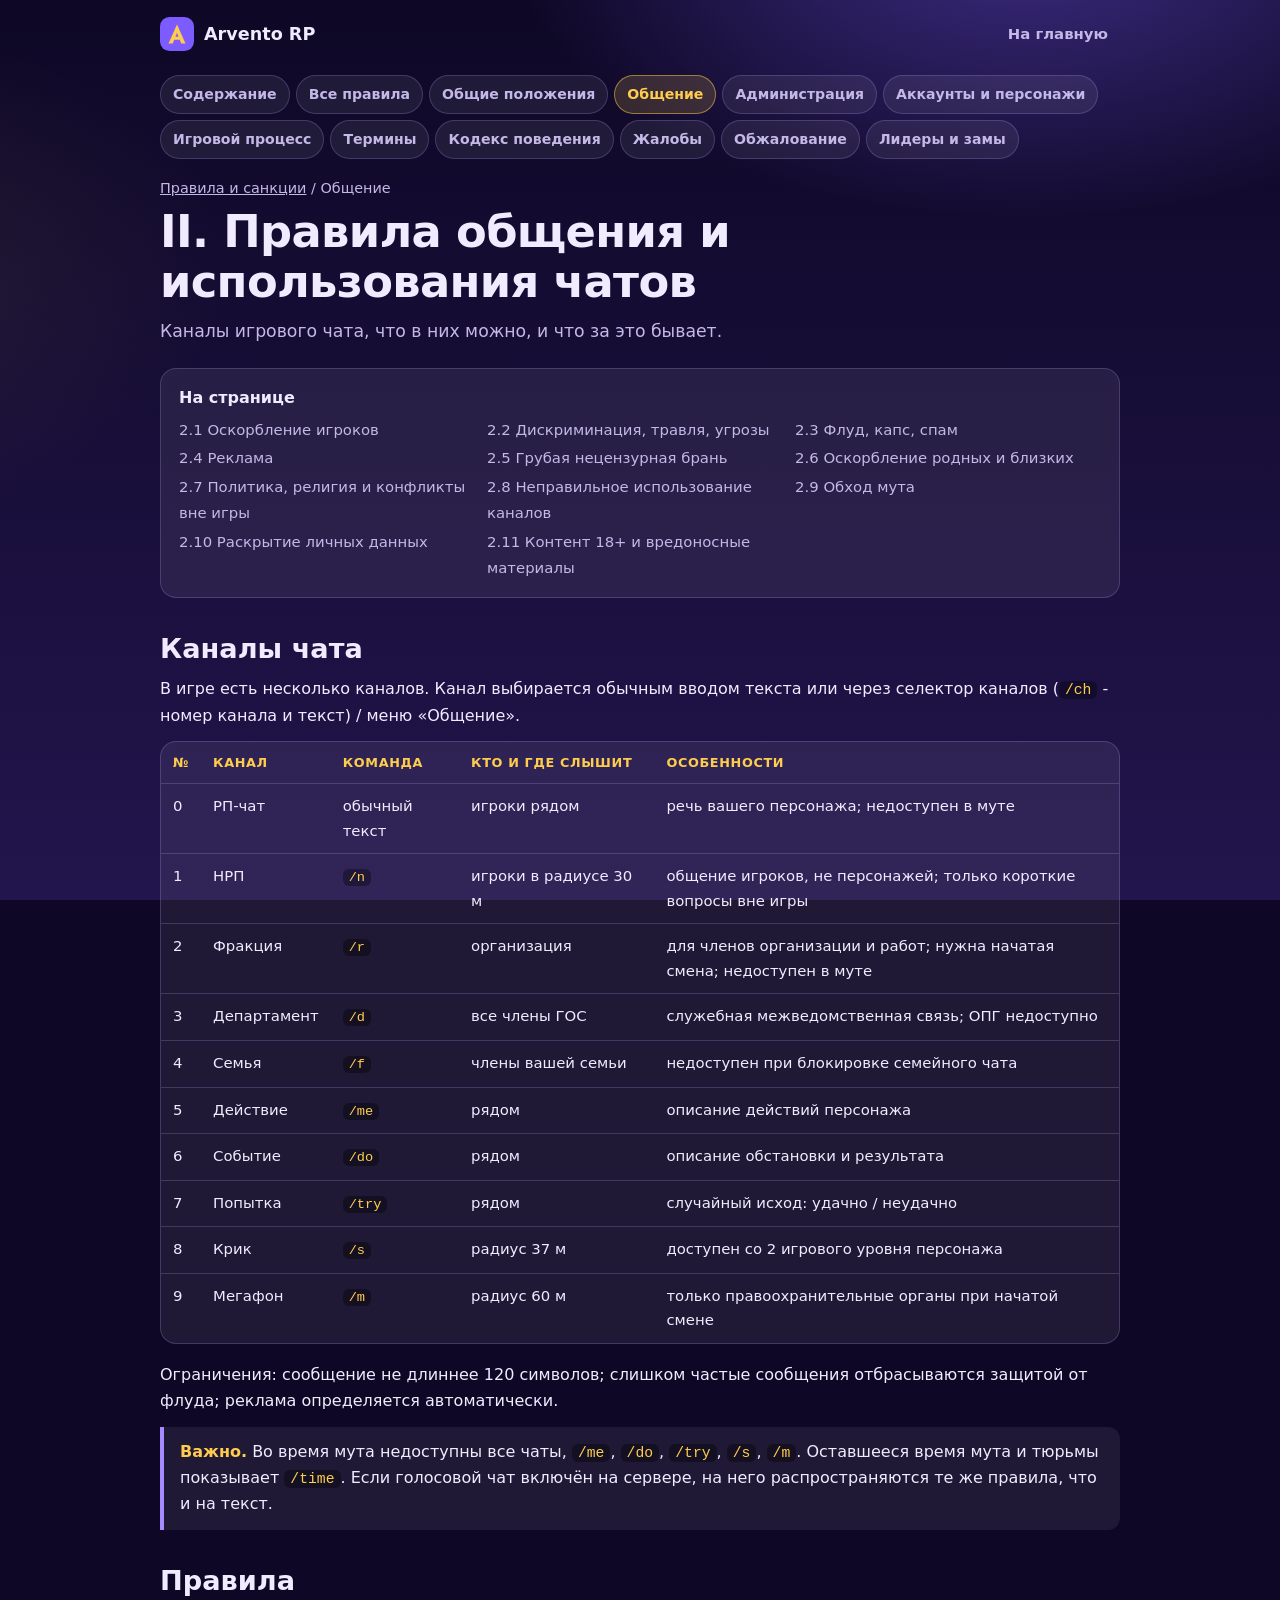
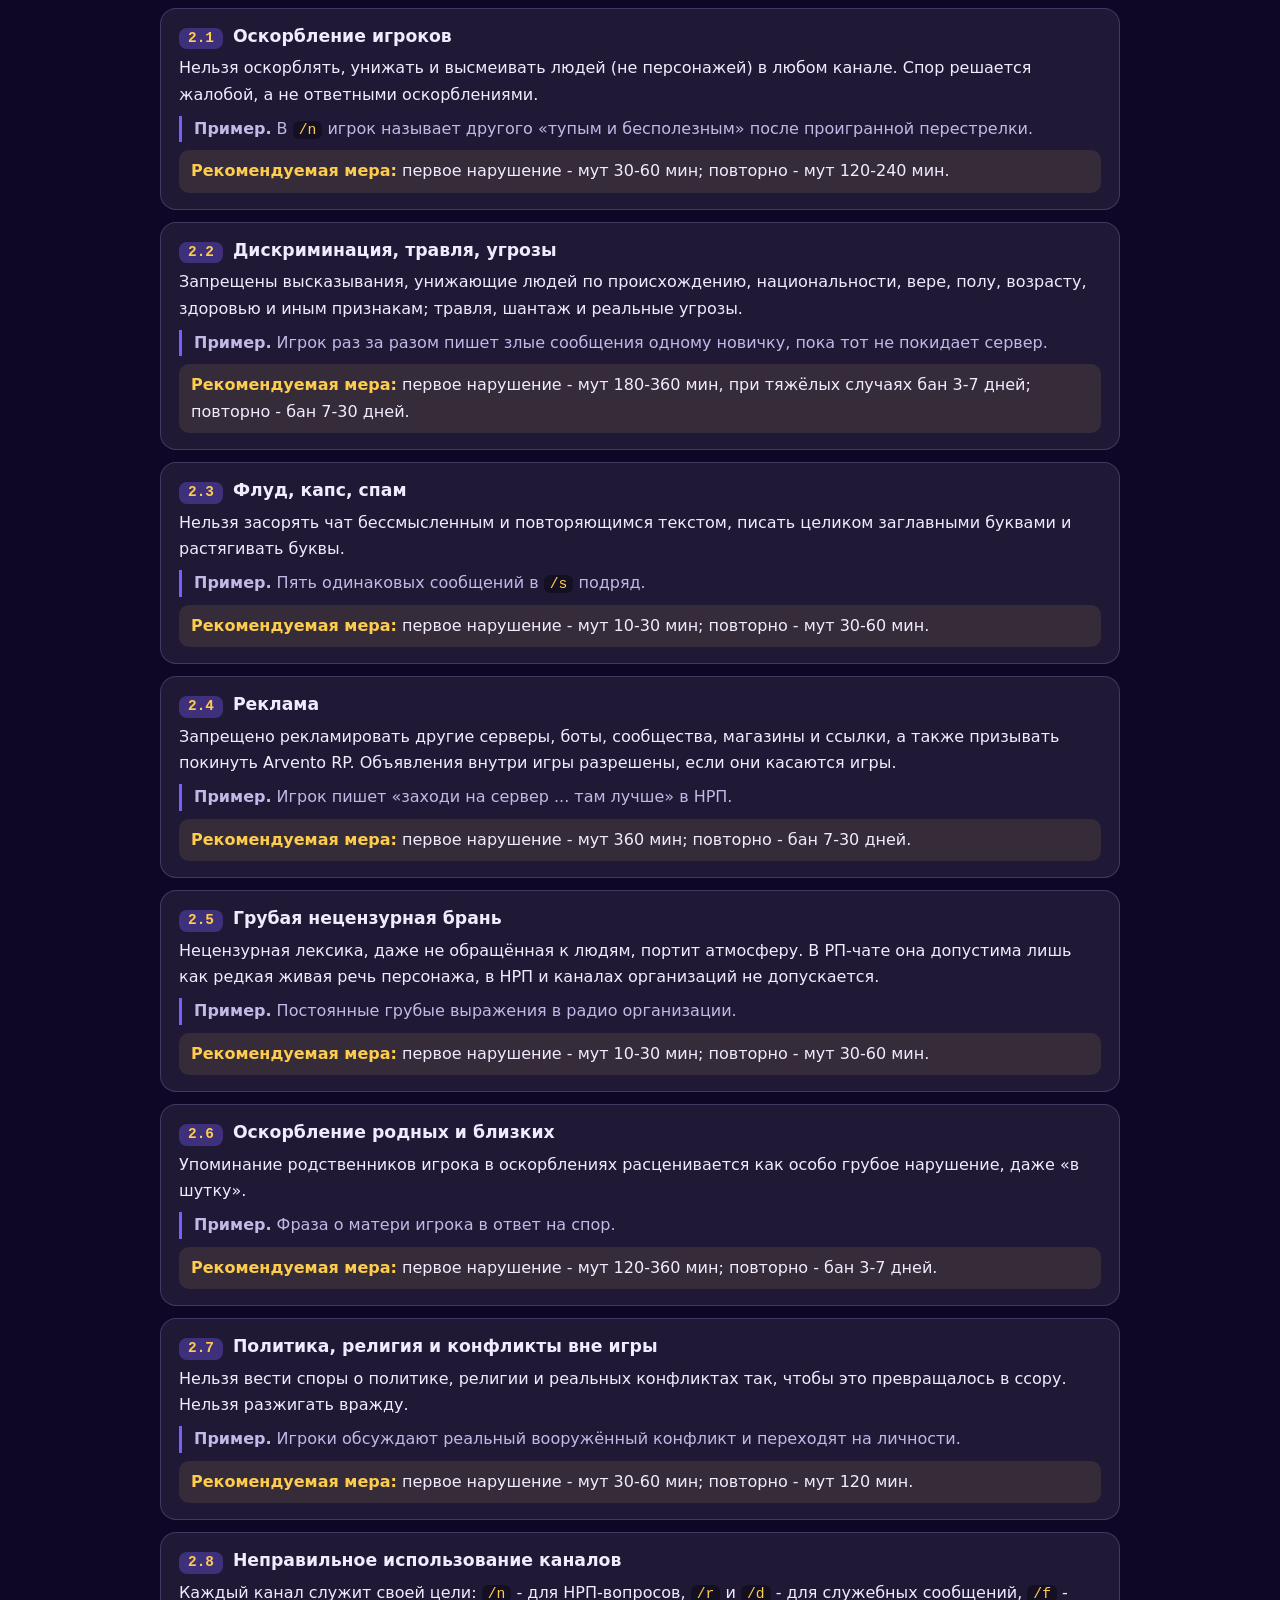
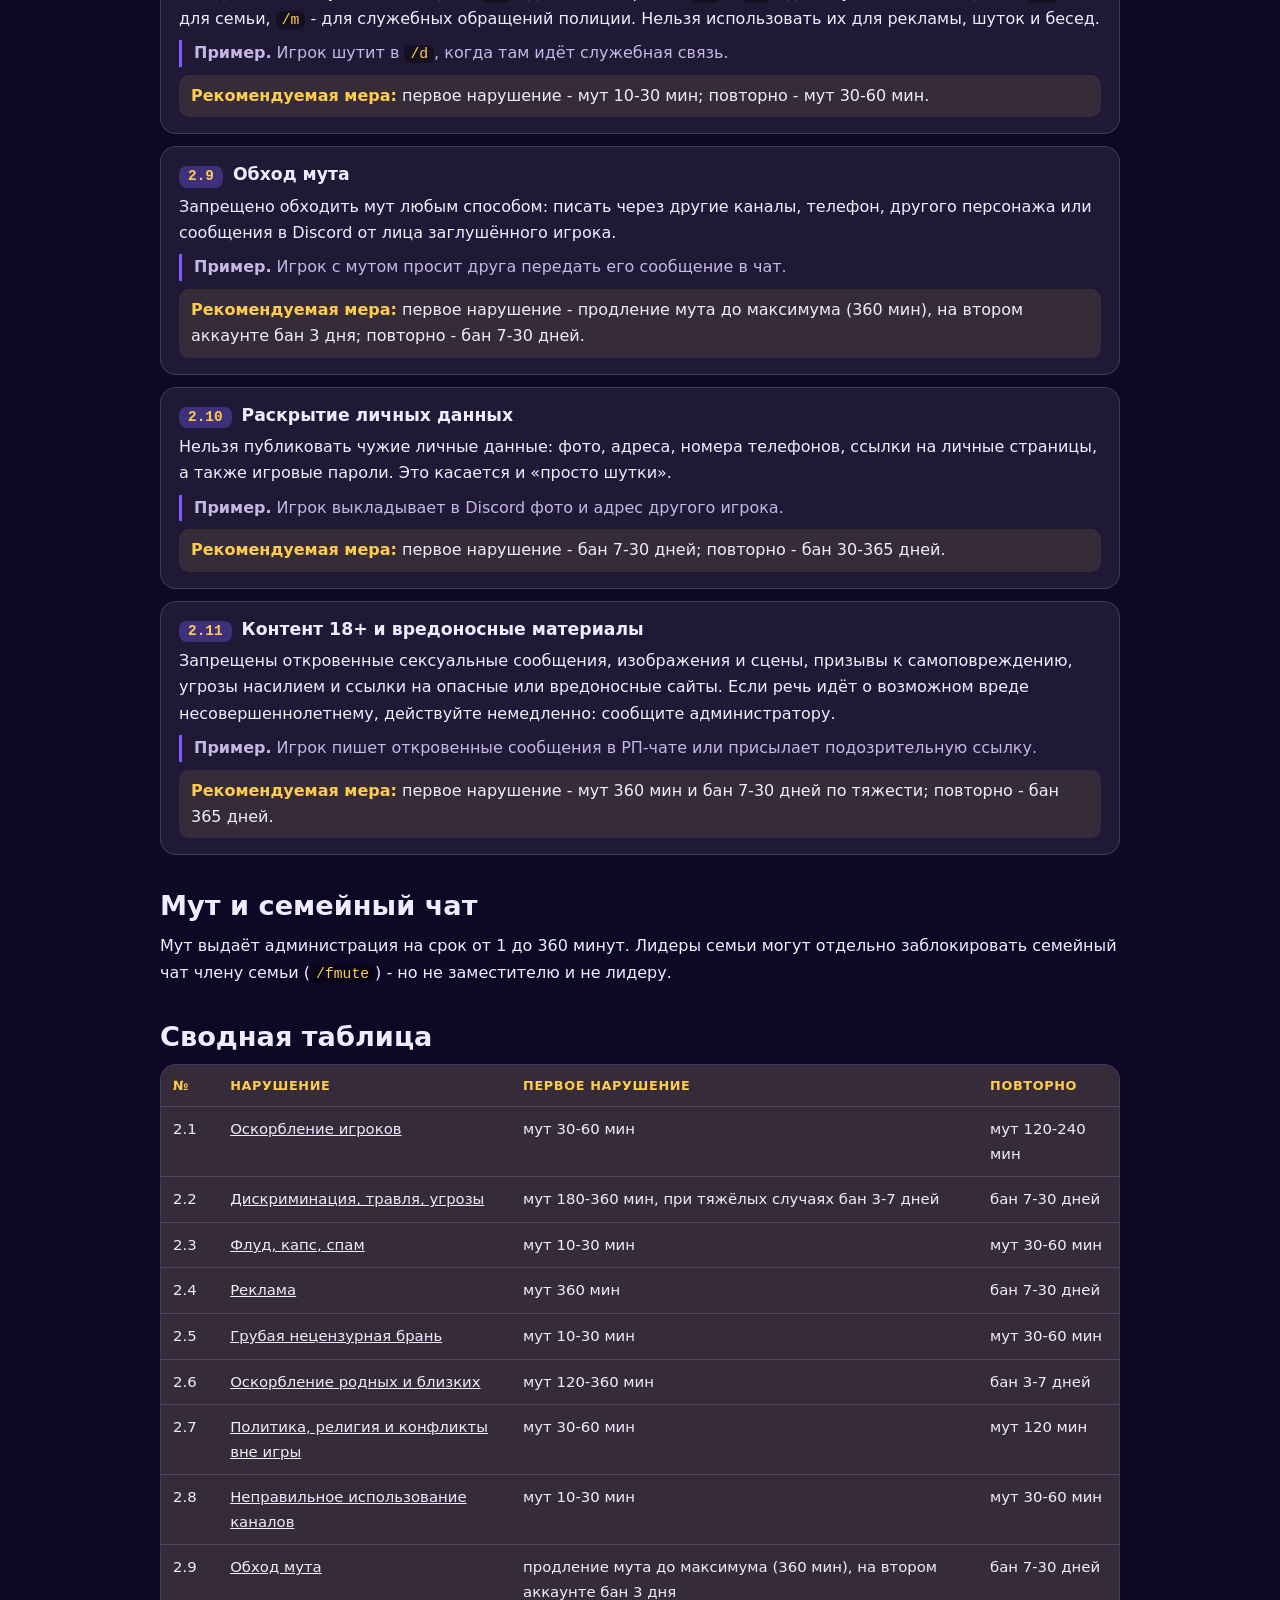
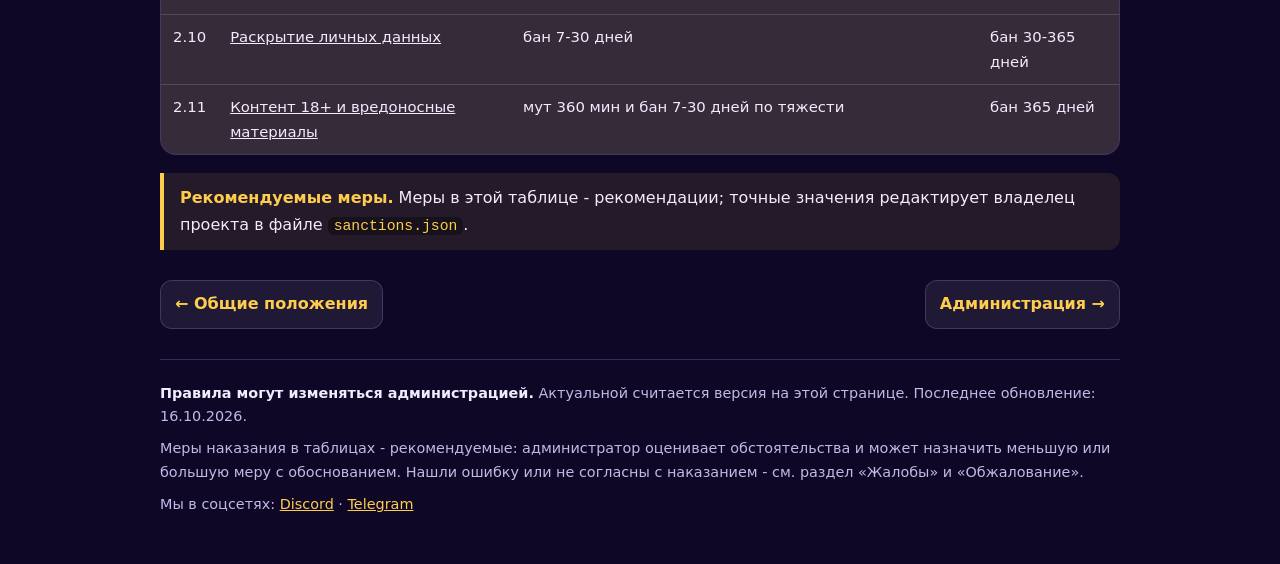
<file: docs/pravila/pravila-obshcheniya.html>
<!doctype html>
<html lang="ru">
<head>
<meta charset="utf-8">
<meta name="viewport" content="width=device-width, initial-scale=1, viewport-fit=cover">
<title>Правила: II. Правила общения и использования чатов — Arvento RP</title>
<meta name="description" content="Каналы игрового чата, что в них можно, и что за это бывает.">
<meta name="color-scheme" content="dark">
<meta name="theme-color" content="#0e0826">
<link rel="icon" href="data:image/svg+xml,%3Csvg xmlns='http://www.w3.org/2000/svg' viewBox='0 0 32 32'%3E%3Crect width='32' height='32' rx='9' fill='%237c5cff'/%3E%3Cpath fill='%23ffcd4d' fill-rule='evenodd' d='M16 7l8 18h-4l-1.4-3.5h-5.2L12 25H8zM14.6 18.5h2.8L16 14.8z'/%3E%3C/svg%3E">
<link rel="stylesheet" href="rules.css">
</head>
<body>
<header class="top"><div class="wrap">
<a class="brand" href="index.html"><svg class="logo" viewBox="0 0 32 32" aria-hidden="true"><rect width="32" height="32" rx="9" fill="#7c5cff"/><path fill="#ffcd4d" fill-rule="evenodd" d="M16 7l8 18h-4l-1.4-3.5h-5.2L12 25H8zM14.6 18.5h2.8L16 14.8z"/></svg><span>Arvento RP</span></a>
<a class="back" href="index.html">На главную</a>
</div></header>
<div class="wrap">
<nav class="tabs" aria-label="Разделы правил"><a href="index.html">Содержание</a><a href="vse-pravila.html">Все правила</a><a href="obshchie-polozheniya.html">Общие положения</a><a href="pravila-obshcheniya.html" aria-current="page">Общение</a><a href="vzaimodeistvie-s-administraciei.html">Администрация</a><a href="akkaunty-i-personazhi.html">Аккаунты и персонажи</a><a href="igrovoi-process.html">Игровой процесс</a><a href="terminy.html">Термины</a><a href="kodeks-povedeniya.html">Кодекс поведения</a><a href="zhaloby.html">Жалобы</a><a href="obzhalovanie.html">Обжалование</a><a href="pravila-liderov.html">Лидеры и замы</a></nav>
<main>
<p class="crumb"><a href="index.html">Правила и санкции</a> / Общение</p>
<h1>II. Правила общения и использования чатов</h1>
<p class="lead">Каналы игрового чата, что в них можно, и что за это бывает.</p>
<nav class="toc card" aria-label="Содержание страницы"><strong>На странице</strong><ul><li><a href="#r2-1">2.1 Оскорбление игроков</a></li><li><a href="#r2-2">2.2 Дискриминация, травля, угрозы</a></li><li><a href="#r2-3">2.3 Флуд, капс, спам</a></li><li><a href="#r2-4">2.4 Реклама</a></li><li><a href="#r2-5">2.5 Грубая нецензурная брань</a></li><li><a href="#r2-6">2.6 Оскорбление родных и близких</a></li><li><a href="#r2-7">2.7 Политика, религия и конфликты вне игры</a></li><li><a href="#r2-8">2.8 Неправильное использование каналов</a></li><li><a href="#r2-9">2.9 Обход мута</a></li><li><a href="#r2-10">2.10 Раскрытие личных данных</a></li><li><a href="#r2-11">2.11 Контент 18+ и вредоносные материалы</a></li></ul></nav><h2>Каналы чата</h2><p>В игре есть несколько каналов. Канал выбирается обычным вводом текста или через селектор каналов (<code>/ch</code> - номер канала и текст) / меню «Общение».</p><div class="tablewrap"><table class=""><thead><tr><th>№</th><th>Канал</th><th>Команда</th><th>Кто и где слышит</th><th>Особенности</th></tr></thead><tbody><tr><td data-l="№">0</td><td data-l="Канал">РП-чат</td><td data-l="Команда">обычный текст</td><td data-l="Кто и где слышит">игроки рядом</td><td data-l="Особенности">речь вашего персонажа; недоступен в муте</td></tr><tr><td data-l="№">1</td><td data-l="Канал">НРП</td><td data-l="Команда"><code>/n</code></td><td data-l="Кто и где слышит">игроки в радиусе 30 м</td><td data-l="Особенности">общение игроков, не персонажей; только короткие вопросы вне игры</td></tr><tr><td data-l="№">2</td><td data-l="Канал">Фракция</td><td data-l="Команда"><code>/r</code></td><td data-l="Кто и где слышит">организация</td><td data-l="Особенности">для членов организации и работ; нужна начатая смена; недоступен в муте</td></tr><tr><td data-l="№">3</td><td data-l="Канал">Департамент</td><td data-l="Команда"><code>/d</code></td><td data-l="Кто и где слышит">все члены ГОС</td><td data-l="Особенности">служебная межведомственная связь; ОПГ недоступно</td></tr><tr><td data-l="№">4</td><td data-l="Канал">Семья</td><td data-l="Команда"><code>/f</code></td><td data-l="Кто и где слышит">члены вашей семьи</td><td data-l="Особенности">недоступен при блокировке семейного чата</td></tr><tr><td data-l="№">5</td><td data-l="Канал">Действие</td><td data-l="Команда"><code>/me</code></td><td data-l="Кто и где слышит">рядом</td><td data-l="Особенности">описание действий персонажа</td></tr><tr><td data-l="№">6</td><td data-l="Канал">Событие</td><td data-l="Команда"><code>/do</code></td><td data-l="Кто и где слышит">рядом</td><td data-l="Особенности">описание обстановки и результата</td></tr><tr><td data-l="№">7</td><td data-l="Канал">Попытка</td><td data-l="Команда"><code>/try</code></td><td data-l="Кто и где слышит">рядом</td><td data-l="Особенности">случайный исход: удачно / неудачно</td></tr><tr><td data-l="№">8</td><td data-l="Канал">Крик</td><td data-l="Команда"><code>/s</code></td><td data-l="Кто и где слышит">радиус 37 м</td><td data-l="Особенности">доступен со 2 игрового уровня персонажа</td></tr><tr><td data-l="№">9</td><td data-l="Канал">Мегафон</td><td data-l="Команда"><code>/m</code></td><td data-l="Кто и где слышит">радиус 60 м</td><td data-l="Особенности">только правоохранительные органы при начатой смене</td></tr></tbody></table></div><p>Ограничения: сообщение не длиннее 120 символов; слишком частые сообщения отбрасываются защитой от флуда; реклама определяется автоматически.</p><div class="note"><strong>Важно.</strong> Во время мута недоступны все чаты, <code>/me</code>, <code>/do</code>, <code>/try</code>, <code>/s</code>, <code>/m</code>. Оставшееся время мута и тюрьмы показывает <code>/time</code>. Если голосовой чат включён на сервере, на него распространяются те же правила, что и на текст.</div><h2>Правила</h2><article class="rule" id="r2-1"><h3><span class="rid">2.1</span>Оскорбление игроков</h3><p>Нельзя оскорблять, унижать и высмеивать людей (не персонажей) в любом канале. Спор решается жалобой, а не ответными оскорблениями.</p><p class="ex"><strong>Пример.</strong> В <code>/n</code> игрок называет другого «тупым и бесполезным» после проигранной перестрелки.</p><p class="sanc"><strong>Рекомендуемая мера:</strong> первое нарушение - мут 30-60 мин; повторно - мут 120-240 мин.</p></article><article class="rule" id="r2-2"><h3><span class="rid">2.2</span>Дискриминация, травля, угрозы</h3><p>Запрещены высказывания, унижающие людей по происхождению, национальности, вере, полу, возрасту, здоровью и иным признакам; травля, шантаж и реальные угрозы.</p><p class="ex"><strong>Пример.</strong> Игрок раз за разом пишет злые сообщения одному новичку, пока тот не покидает сервер.</p><p class="sanc"><strong>Рекомендуемая мера:</strong> первое нарушение - мут 180-360 мин, при тяжёлых случаях бан 3-7 дней; повторно - бан 7-30 дней.</p></article><article class="rule" id="r2-3"><h3><span class="rid">2.3</span>Флуд, капс, спам</h3><p>Нельзя засорять чат бессмысленным и повторяющимся текстом, писать целиком заглавными буквами и растягивать буквы.</p><p class="ex"><strong>Пример.</strong> Пять одинаковых сообщений в <code>/s</code> подряд.</p><p class="sanc"><strong>Рекомендуемая мера:</strong> первое нарушение - мут 10-30 мин; повторно - мут 30-60 мин.</p></article><article class="rule" id="r2-4"><h3><span class="rid">2.4</span>Реклама</h3><p>Запрещено рекламировать другие серверы, боты, сообщества, магазины и ссылки, а также призывать покинуть Arvento RP. Объявления внутри игры разрешены, если они касаются игры.</p><p class="ex"><strong>Пример.</strong> Игрок пишет «заходи на сервер ... там лучше» в НРП.</p><p class="sanc"><strong>Рекомендуемая мера:</strong> первое нарушение - мут 360 мин; повторно - бан 7-30 дней.</p></article><article class="rule" id="r2-5"><h3><span class="rid">2.5</span>Грубая нецензурная брань</h3><p>Нецензурная лексика, даже не обращённая к людям, портит атмосферу. В РП-чате она допустима лишь как редкая живая речь персонажа, в НРП и каналах организаций не допускается.</p><p class="ex"><strong>Пример.</strong> Постоянные грубые выражения в радио организации.</p><p class="sanc"><strong>Рекомендуемая мера:</strong> первое нарушение - мут 10-30 мин; повторно - мут 30-60 мин.</p></article><article class="rule" id="r2-6"><h3><span class="rid">2.6</span>Оскорбление родных и близких</h3><p>Упоминание родственников игрока в оскорблениях расценивается как особо грубое нарушение, даже «в шутку».</p><p class="ex"><strong>Пример.</strong> Фраза о матери игрока в ответ на спор.</p><p class="sanc"><strong>Рекомендуемая мера:</strong> первое нарушение - мут 120-360 мин; повторно - бан 3-7 дней.</p></article><article class="rule" id="r2-7"><h3><span class="rid">2.7</span>Политика, религия и конфликты вне игры</h3><p>Нельзя вести споры о политике, религии и реальных конфликтах так, чтобы это превращалось в ссору. Нельзя разжигать вражду.</p><p class="ex"><strong>Пример.</strong> Игроки обсуждают реальный вооружённый конфликт и переходят на личности.</p><p class="sanc"><strong>Рекомендуемая мера:</strong> первое нарушение - мут 30-60 мин; повторно - мут 120 мин.</p></article><article class="rule" id="r2-8"><h3><span class="rid">2.8</span>Неправильное использование каналов</h3><p>Каждый канал служит своей цели: <code>/n</code> - для НРП-вопросов, <code>/r</code> и <code>/d</code> - для служебных сообщений, <code>/f</code> - для семьи, <code>/m</code> - для служебных обращений полиции. Нельзя использовать их для рекламы, шуток и бесед.</p><p class="ex"><strong>Пример.</strong> Игрок шутит в <code>/d</code>, когда там идёт служебная связь.</p><p class="sanc"><strong>Рекомендуемая мера:</strong> первое нарушение - мут 10-30 мин; повторно - мут 30-60 мин.</p></article><article class="rule" id="r2-9"><h3><span class="rid">2.9</span>Обход мута</h3><p>Запрещено обходить мут любым способом: писать через другие каналы, телефон, другого персонажа или сообщения в Discord от лица заглушённого игрока.</p><p class="ex"><strong>Пример.</strong> Игрок с мутом просит друга передать его сообщение в чат.</p><p class="sanc"><strong>Рекомендуемая мера:</strong> первое нарушение - продление мута до максимума (360 мин), на втором аккаунте бан 3 дня; повторно - бан 7-30 дней.</p></article><article class="rule" id="r2-10"><h3><span class="rid">2.10</span>Раскрытие личных данных</h3><p>Нельзя публиковать чужие личные данные: фото, адреса, номера телефонов, ссылки на личные страницы, а также игровые пароли. Это касается и «просто шутки».</p><p class="ex"><strong>Пример.</strong> Игрок выкладывает в Discord фото и адрес другого игрока.</p><p class="sanc"><strong>Рекомендуемая мера:</strong> первое нарушение - бан 7-30 дней; повторно - бан 30-365 дней.</p></article><article class="rule" id="r2-11"><h3><span class="rid">2.11</span>Контент 18+ и вредоносные материалы</h3><p>Запрещены откровенные сексуальные сообщения, изображения и сцены, призывы к самоповреждению, угрозы насилием и ссылки на опасные или вредоносные сайты. Если речь идёт о возможном вреде несовершеннолетнему, действуйте немедленно: сообщите администратору.</p><p class="ex"><strong>Пример.</strong> Игрок пишет откровенные сообщения в РП-чате или присылает подозрительную ссылку.</p><p class="sanc"><strong>Рекомендуемая мера:</strong> первое нарушение - мут 360 мин и бан 7-30 дней по тяжести; повторно - бан 365 дней.</p></article><h2>Мут и семейный чат</h2><p>Мут выдаёт администрация на срок от 1 до 360 минут. Лидеры семьи могут отдельно заблокировать семейный чат члену семьи (<code>/fmute</code>) - но не заместителю и не лидеру.</p><h2>Сводная таблица</h2><div class="tablewrap"><table class="sanc"><thead><tr><th>№</th><th>Нарушение</th><th>Первое нарушение</th><th>Повторно</th></tr></thead><tbody><tr><td data-l="№">2.1</td><td data-l="Нарушение"><a href="pravila-obshcheniya.html#r2-1">Оскорбление игроков</a></td><td data-l="Первое нарушение">мут 30-60 мин</td><td data-l="Повторно">мут 120-240 мин</td></tr><tr><td data-l="№">2.2</td><td data-l="Нарушение"><a href="pravila-obshcheniya.html#r2-2">Дискриминация, травля, угрозы</a></td><td data-l="Первое нарушение">мут 180-360 мин, при тяжёлых случаях бан 3-7 дней</td><td data-l="Повторно">бан 7-30 дней</td></tr><tr><td data-l="№">2.3</td><td data-l="Нарушение"><a href="pravila-obshcheniya.html#r2-3">Флуд, капс, спам</a></td><td data-l="Первое нарушение">мут 10-30 мин</td><td data-l="Повторно">мут 30-60 мин</td></tr><tr><td data-l="№">2.4</td><td data-l="Нарушение"><a href="pravila-obshcheniya.html#r2-4">Реклама</a></td><td data-l="Первое нарушение">мут 360 мин</td><td data-l="Повторно">бан 7-30 дней</td></tr><tr><td data-l="№">2.5</td><td data-l="Нарушение"><a href="pravila-obshcheniya.html#r2-5">Грубая нецензурная брань</a></td><td data-l="Первое нарушение">мут 10-30 мин</td><td data-l="Повторно">мут 30-60 мин</td></tr><tr><td data-l="№">2.6</td><td data-l="Нарушение"><a href="pravila-obshcheniya.html#r2-6">Оскорбление родных и близких</a></td><td data-l="Первое нарушение">мут 120-360 мин</td><td data-l="Повторно">бан 3-7 дней</td></tr><tr><td data-l="№">2.7</td><td data-l="Нарушение"><a href="pravila-obshcheniya.html#r2-7">Политика, религия и конфликты вне игры</a></td><td data-l="Первое нарушение">мут 30-60 мин</td><td data-l="Повторно">мут 120 мин</td></tr><tr><td data-l="№">2.8</td><td data-l="Нарушение"><a href="pravila-obshcheniya.html#r2-8">Неправильное использование каналов</a></td><td data-l="Первое нарушение">мут 10-30 мин</td><td data-l="Повторно">мут 30-60 мин</td></tr><tr><td data-l="№">2.9</td><td data-l="Нарушение"><a href="pravila-obshcheniya.html#r2-9">Обход мута</a></td><td data-l="Первое нарушение">продление мута до максимума (360 мин), на втором аккаунте бан 3 дня</td><td data-l="Повторно">бан 7-30 дней</td></tr><tr><td data-l="№">2.10</td><td data-l="Нарушение"><a href="pravila-obshcheniya.html#r2-10">Раскрытие личных данных</a></td><td data-l="Первое нарушение">бан 7-30 дней</td><td data-l="Повторно">бан 30-365 дней</td></tr><tr><td data-l="№">2.11</td><td data-l="Нарушение"><a href="pravila-obshcheniya.html#r2-11">Контент 18+ и вредоносные материалы</a></td><td data-l="Первое нарушение">мут 360 мин и бан 7-30 дней по тяжести</td><td data-l="Повторно">бан 365 дней</td></tr></tbody></table></div><div class="note edit"><strong>Рекомендуемые меры.</strong> Меры в этой таблице - рекомендации; точные значения редактирует владелец проекта в файле <code>sanctions.json</code>.</div>
<nav class="pn" aria-label="Соседние страницы"><span><a href="obshchie-polozheniya.html">&larr; Общие положения</a></span><span><a href="vzaimodeistvie-s-administraciei.html">Администрация &rarr;</a></span></nav>
</main>
<footer class="foot">
<p><strong>Правила могут изменяться администрацией.</strong> Актуальной считается версия на этой странице. Последнее обновление: 16.10.2026.</p>
<p>Меры наказания в таблицах - рекомендуемые: администратор оценивает обстоятельства и может назначить меньшую или большую меру с обоснованием. Нашли ошибку или не согласны с наказанием - см. раздел «Жалобы» и «Обжалование».</p>
<p>Мы в соцсетях: <a href="https://discord.gg/J7GY6a5fT">Discord</a> · <a href="https://t.me/ArventoRP">Telegram</a></p></footer>
</div>
</body>
</html>
</file>
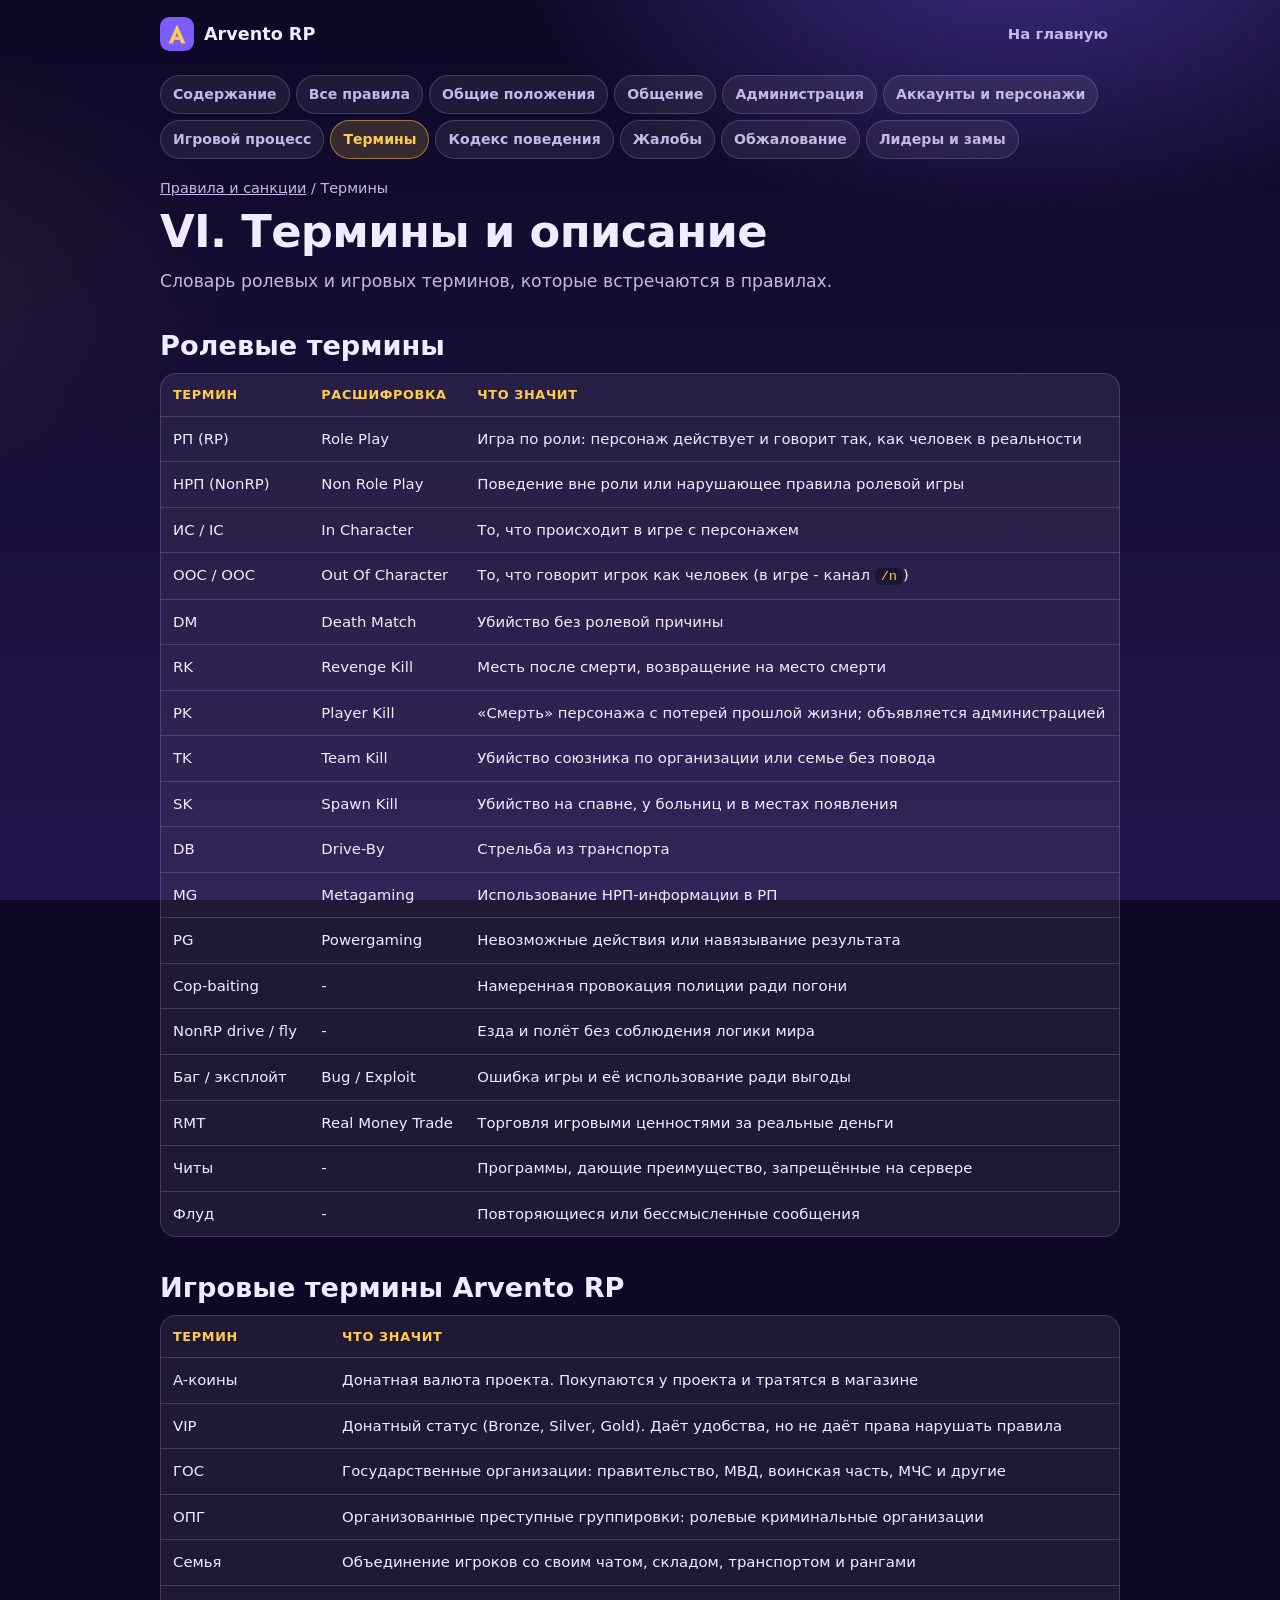
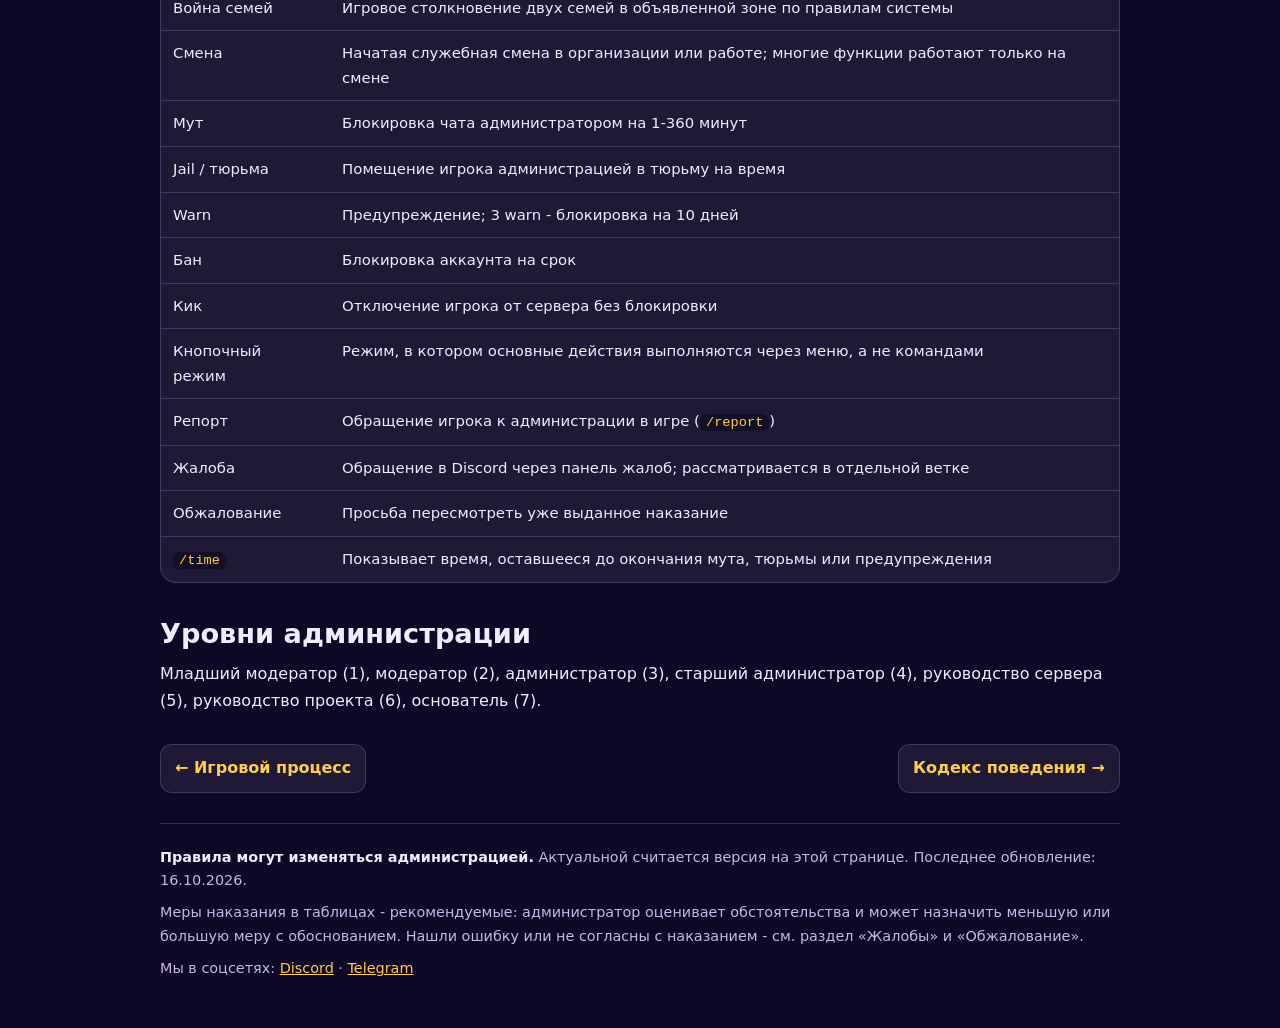
<file: docs/pravila/terminy.html>
<!doctype html>
<html lang="ru">
<head>
<meta charset="utf-8">
<meta name="viewport" content="width=device-width, initial-scale=1, viewport-fit=cover">
<title>Правила: VI. Термины и описание — Arvento RP</title>
<meta name="description" content="Словарь ролевых и игровых терминов, которые встречаются в правилах.">
<meta name="color-scheme" content="dark">
<meta name="theme-color" content="#0e0826">
<link rel="icon" href="data:image/svg+xml,%3Csvg xmlns='http://www.w3.org/2000/svg' viewBox='0 0 32 32'%3E%3Crect width='32' height='32' rx='9' fill='%237c5cff'/%3E%3Cpath fill='%23ffcd4d' fill-rule='evenodd' d='M16 7l8 18h-4l-1.4-3.5h-5.2L12 25H8zM14.6 18.5h2.8L16 14.8z'/%3E%3C/svg%3E">
<link rel="stylesheet" href="rules.css">
</head>
<body>
<header class="top"><div class="wrap">
<a class="brand" href="index.html"><svg class="logo" viewBox="0 0 32 32" aria-hidden="true"><rect width="32" height="32" rx="9" fill="#7c5cff"/><path fill="#ffcd4d" fill-rule="evenodd" d="M16 7l8 18h-4l-1.4-3.5h-5.2L12 25H8zM14.6 18.5h2.8L16 14.8z"/></svg><span>Arvento RP</span></a>
<a class="back" href="index.html">На главную</a>
</div></header>
<div class="wrap">
<nav class="tabs" aria-label="Разделы правил"><a href="index.html">Содержание</a><a href="vse-pravila.html">Все правила</a><a href="obshchie-polozheniya.html">Общие положения</a><a href="pravila-obshcheniya.html">Общение</a><a href="vzaimodeistvie-s-administraciei.html">Администрация</a><a href="akkaunty-i-personazhi.html">Аккаунты и персонажи</a><a href="igrovoi-process.html">Игровой процесс</a><a href="terminy.html" aria-current="page">Термины</a><a href="kodeks-povedeniya.html">Кодекс поведения</a><a href="zhaloby.html">Жалобы</a><a href="obzhalovanie.html">Обжалование</a><a href="pravila-liderov.html">Лидеры и замы</a></nav>
<main>
<p class="crumb"><a href="index.html">Правила и санкции</a> / Термины</p>
<h1>VI. Термины и описание</h1>
<p class="lead">Словарь ролевых и игровых терминов, которые встречаются в правилах.</p>
<h2>Ролевые термины</h2><div class="tablewrap"><table class=""><thead><tr><th>Термин</th><th>Расшифровка</th><th>Что значит</th></tr></thead><tbody><tr><td data-l="Термин">РП (RP)</td><td data-l="Расшифровка">Role Play</td><td data-l="Что значит">Игра по роли: персонаж действует и говорит так, как человек в реальности</td></tr><tr><td data-l="Термин">НРП (NonRP)</td><td data-l="Расшифровка">Non Role Play</td><td data-l="Что значит">Поведение вне роли или нарушающее правила ролевой игры</td></tr><tr><td data-l="Термин">ИС / IC</td><td data-l="Расшифровка">In Character</td><td data-l="Что значит">То, что происходит в игре с персонажем</td></tr><tr><td data-l="Термин">ООС / OOC</td><td data-l="Расшифровка">Out Of Character</td><td data-l="Что значит">То, что говорит игрок как человек (в игре - канал <code>/n</code>)</td></tr><tr><td data-l="Термин">DM</td><td data-l="Расшифровка">Death Match</td><td data-l="Что значит">Убийство без ролевой причины</td></tr><tr><td data-l="Термин">RK</td><td data-l="Расшифровка">Revenge Kill</td><td data-l="Что значит">Месть после смерти, возвращение на место смерти</td></tr><tr><td data-l="Термин">PK</td><td data-l="Расшифровка">Player Kill</td><td data-l="Что значит">«Смерть» персонажа с потерей прошлой жизни; объявляется администрацией</td></tr><tr><td data-l="Термин">TK</td><td data-l="Расшифровка">Team Kill</td><td data-l="Что значит">Убийство союзника по организации или семье без повода</td></tr><tr><td data-l="Термин">SK</td><td data-l="Расшифровка">Spawn Kill</td><td data-l="Что значит">Убийство на спавне, у больниц и в местах появления</td></tr><tr><td data-l="Термин">DB</td><td data-l="Расшифровка">Drive-By</td><td data-l="Что значит">Стрельба из транспорта</td></tr><tr><td data-l="Термин">MG</td><td data-l="Расшифровка">Metagaming</td><td data-l="Что значит">Использование НРП-информации в РП</td></tr><tr><td data-l="Термин">PG</td><td data-l="Расшифровка">Powergaming</td><td data-l="Что значит">Невозможные действия или навязывание результата</td></tr><tr><td data-l="Термин">Cop-baiting</td><td data-l="Расшифровка">-</td><td data-l="Что значит">Намеренная провокация полиции ради погони</td></tr><tr><td data-l="Термин">NonRP drive / fly</td><td data-l="Расшифровка">-</td><td data-l="Что значит">Езда и полёт без соблюдения логики мира</td></tr><tr><td data-l="Термин">Баг / эксплойт</td><td data-l="Расшифровка">Bug / Exploit</td><td data-l="Что значит">Ошибка игры и её использование ради выгоды</td></tr><tr><td data-l="Термин">RMT</td><td data-l="Расшифровка">Real Money Trade</td><td data-l="Что значит">Торговля игровыми ценностями за реальные деньги</td></tr><tr><td data-l="Термин">Читы</td><td data-l="Расшифровка">-</td><td data-l="Что значит">Программы, дающие преимущество, запрещённые на сервере</td></tr><tr><td data-l="Термин">Флуд</td><td data-l="Расшифровка">-</td><td data-l="Что значит">Повторяющиеся или бессмысленные сообщения</td></tr></tbody></table></div><h2>Игровые термины Arvento RP</h2><div class="tablewrap"><table class=""><thead><tr><th>Термин</th><th>Что значит</th></tr></thead><tbody><tr><td data-l="Термин">A-коины</td><td data-l="Что значит">Донатная валюта проекта. Покупаются у проекта и тратятся в магазине</td></tr><tr><td data-l="Термин">VIP</td><td data-l="Что значит">Донатный статус (Bronze, Silver, Gold). Даёт удобства, но не даёт права нарушать правила</td></tr><tr><td data-l="Термин">ГОС</td><td data-l="Что значит">Государственные организации: правительство, МВД, воинская часть, МЧС и другие</td></tr><tr><td data-l="Термин">ОПГ</td><td data-l="Что значит">Организованные преступные группировки: ролевые криминальные организации</td></tr><tr><td data-l="Термин">Семья</td><td data-l="Что значит">Объединение игроков со своим чатом, складом, транспортом и рангами</td></tr><tr><td data-l="Термин">Война семей</td><td data-l="Что значит">Игровое столкновение двух семей в объявленной зоне по правилам системы</td></tr><tr><td data-l="Термин">Смена</td><td data-l="Что значит">Начатая служебная смена в организации или работе; многие функции работают только на смене</td></tr><tr><td data-l="Термин">Мут</td><td data-l="Что значит">Блокировка чата администратором на 1-360 минут</td></tr><tr><td data-l="Термин">Jail / тюрьма</td><td data-l="Что значит">Помещение игрока администрацией в тюрьму на время</td></tr><tr><td data-l="Термин">Warn</td><td data-l="Что значит">Предупреждение; 3 warn - блокировка на 10 дней</td></tr><tr><td data-l="Термин">Бан</td><td data-l="Что значит">Блокировка аккаунта на срок</td></tr><tr><td data-l="Термин">Кик</td><td data-l="Что значит">Отключение игрока от сервера без блокировки</td></tr><tr><td data-l="Термин">Кнопочный режим</td><td data-l="Что значит">Режим, в котором основные действия выполняются через меню, а не командами</td></tr><tr><td data-l="Термин">Репорт</td><td data-l="Что значит">Обращение игрока к администрации в игре (<code>/report</code>)</td></tr><tr><td data-l="Термин">Жалоба</td><td data-l="Что значит">Обращение в Discord через панель жалоб; рассматривается в отдельной ветке</td></tr><tr><td data-l="Термин">Обжалование</td><td data-l="Что значит">Просьба пересмотреть уже выданное наказание</td></tr><tr><td data-l="Термин"><code>/time</code></td><td data-l="Что значит">Показывает время, оставшееся до окончания мута, тюрьмы или предупреждения</td></tr></tbody></table></div><h2>Уровни администрации</h2><p>Младший модератор (1), модератор (2), администратор (3), старший администратор (4), руководство сервера (5), руководство проекта (6), основатель (7).</p>
<nav class="pn" aria-label="Соседние страницы"><span><a href="igrovoi-process.html">&larr; Игровой процесс</a></span><span><a href="kodeks-povedeniya.html">Кодекс поведения &rarr;</a></span></nav>
</main>
<footer class="foot">
<p><strong>Правила могут изменяться администрацией.</strong> Актуальной считается версия на этой странице. Последнее обновление: 16.10.2026.</p>
<p>Меры наказания в таблицах - рекомендуемые: администратор оценивает обстоятельства и может назначить меньшую или большую меру с обоснованием. Нашли ошибку или не согласны с наказанием - см. раздел «Жалобы» и «Обжалование».</p>
<p>Мы в соцсетях: <a href="https://discord.gg/J7GY6a5fT">Discord</a> · <a href="https://t.me/ArventoRP">Telegram</a></p></footer>
</div>
</body>
</html>
</file>
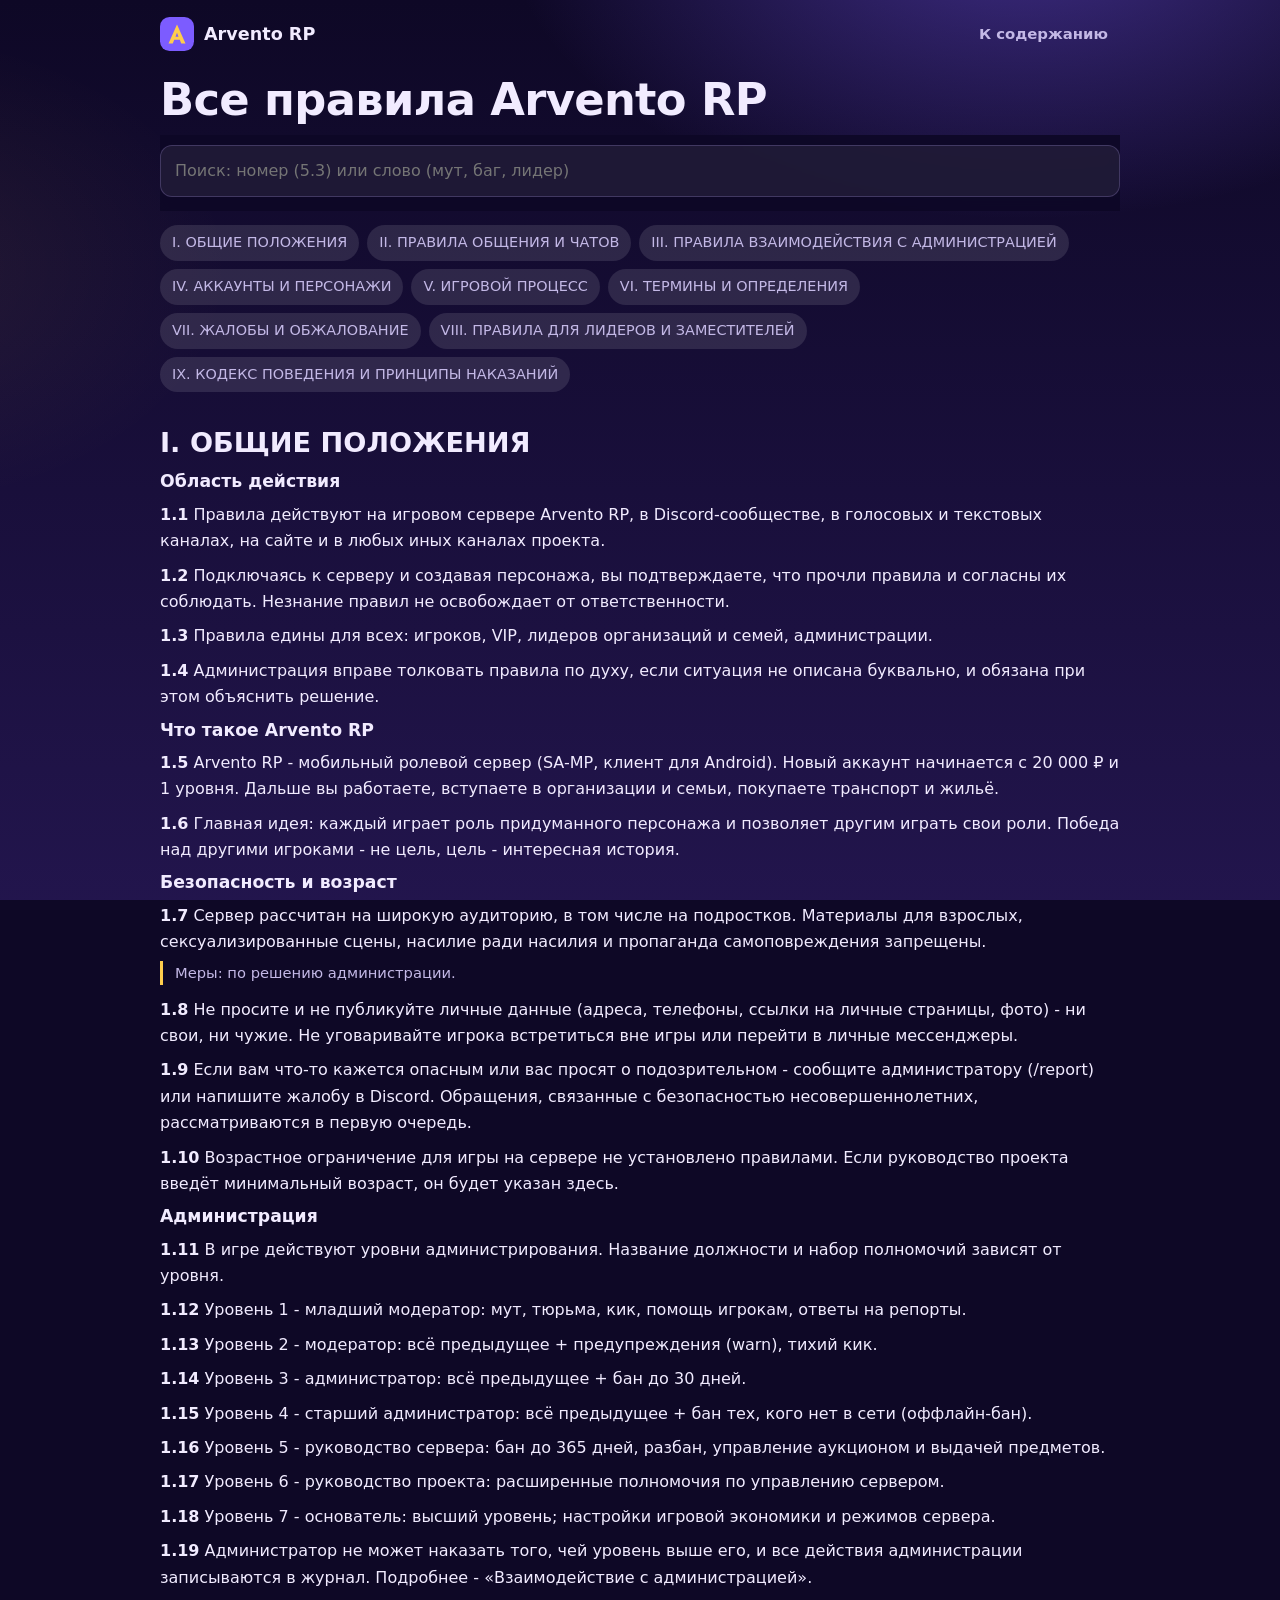
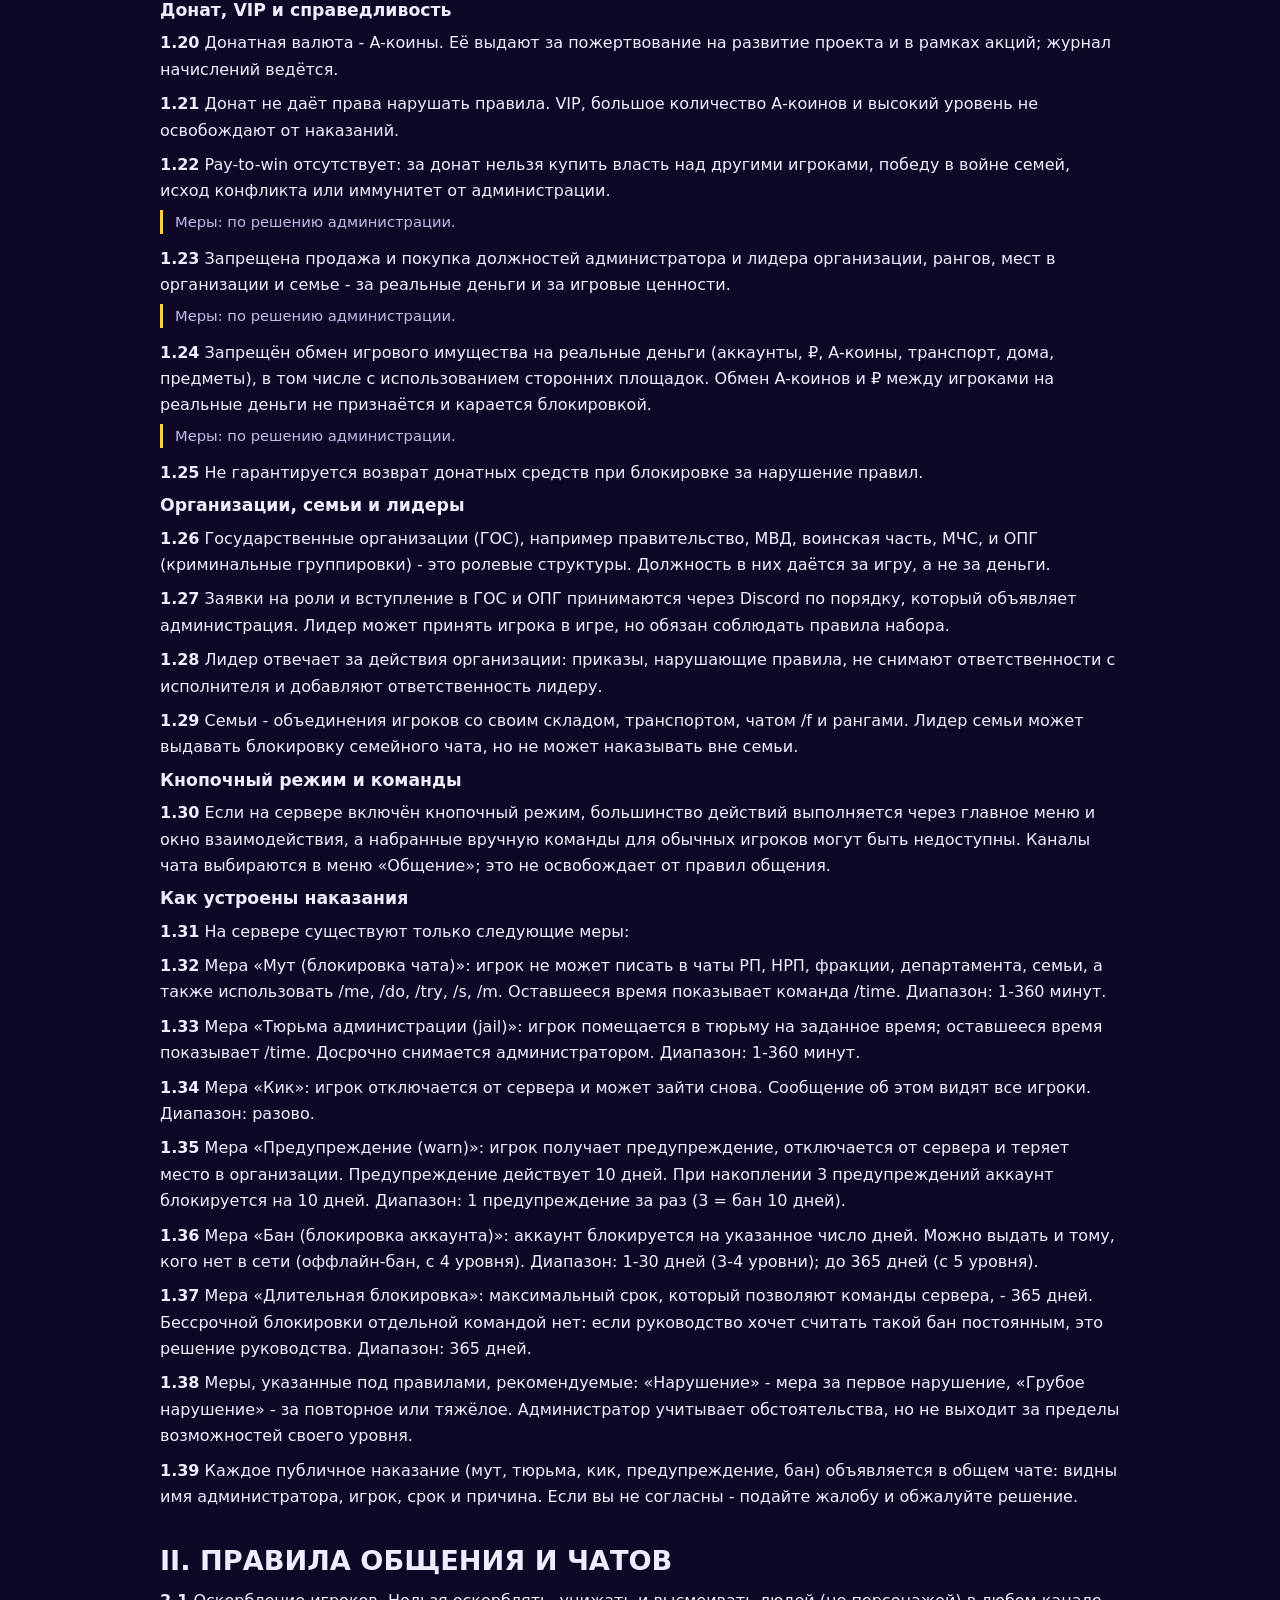
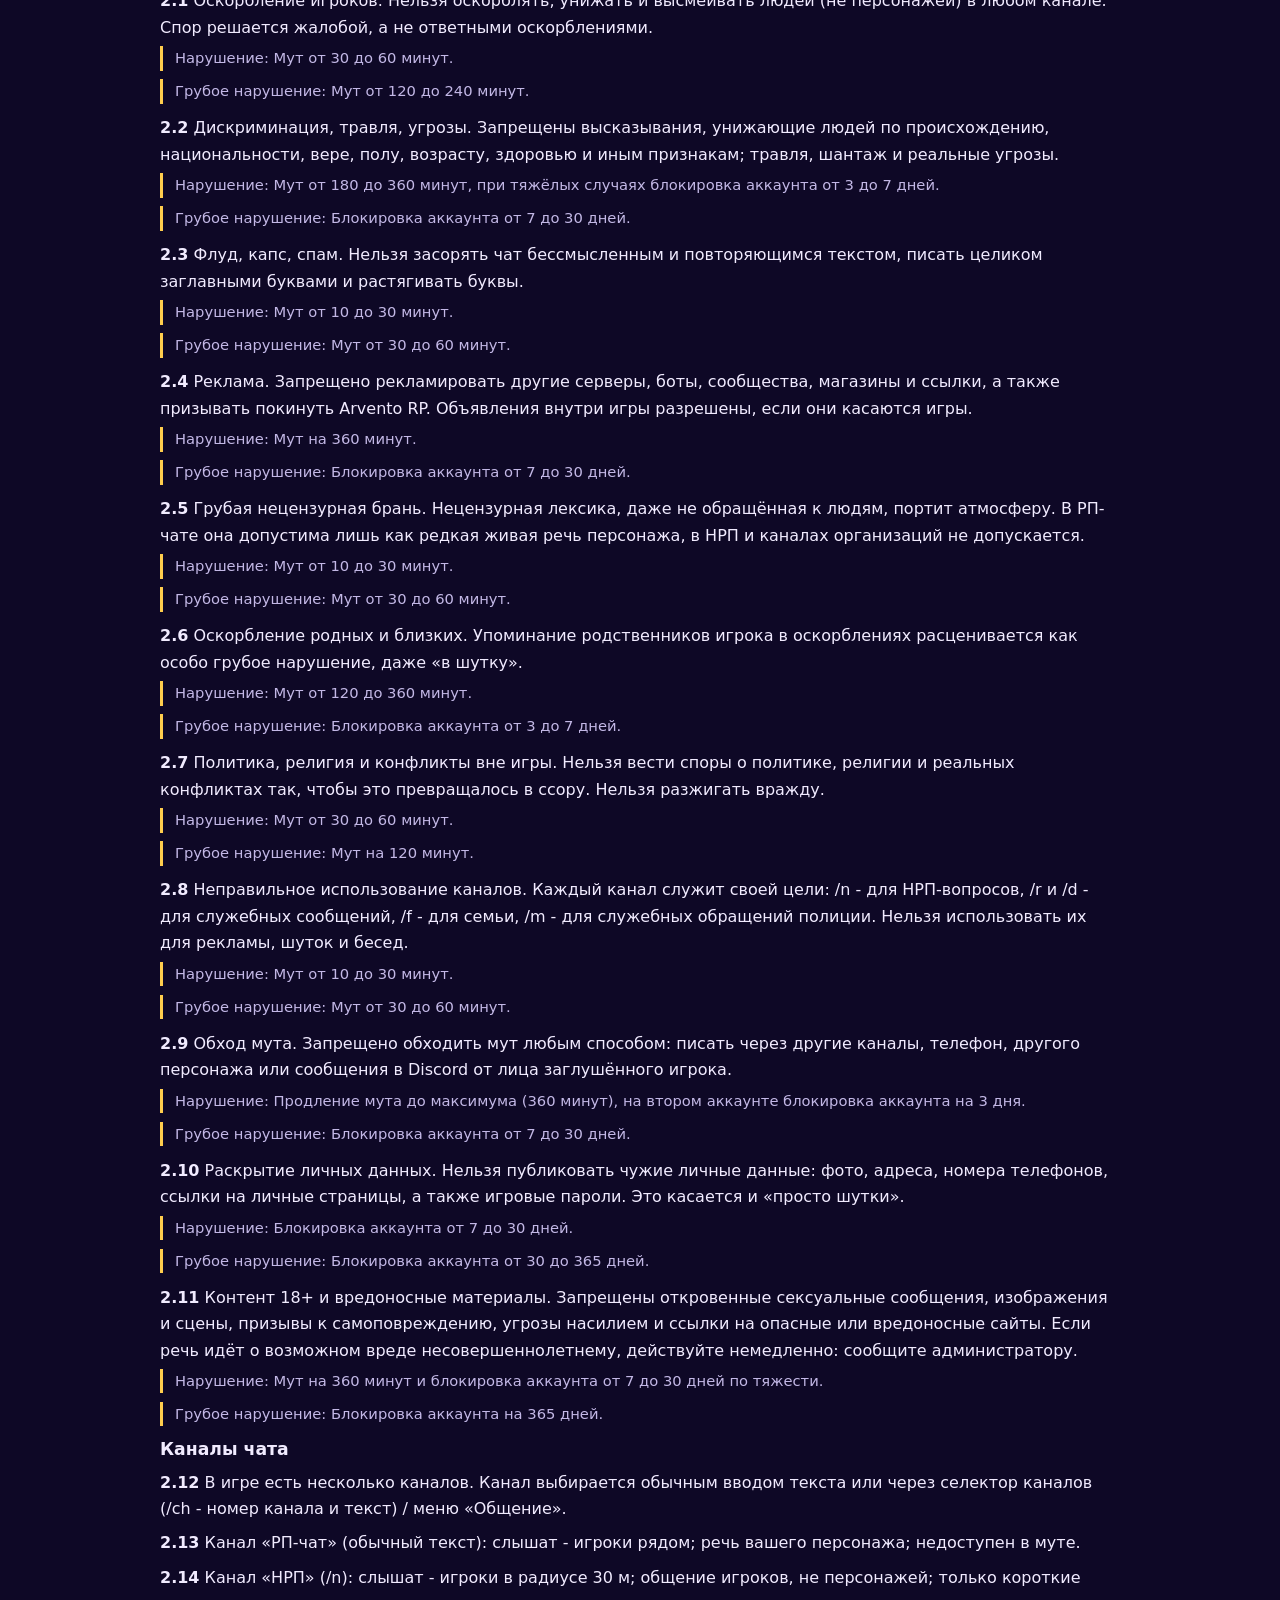
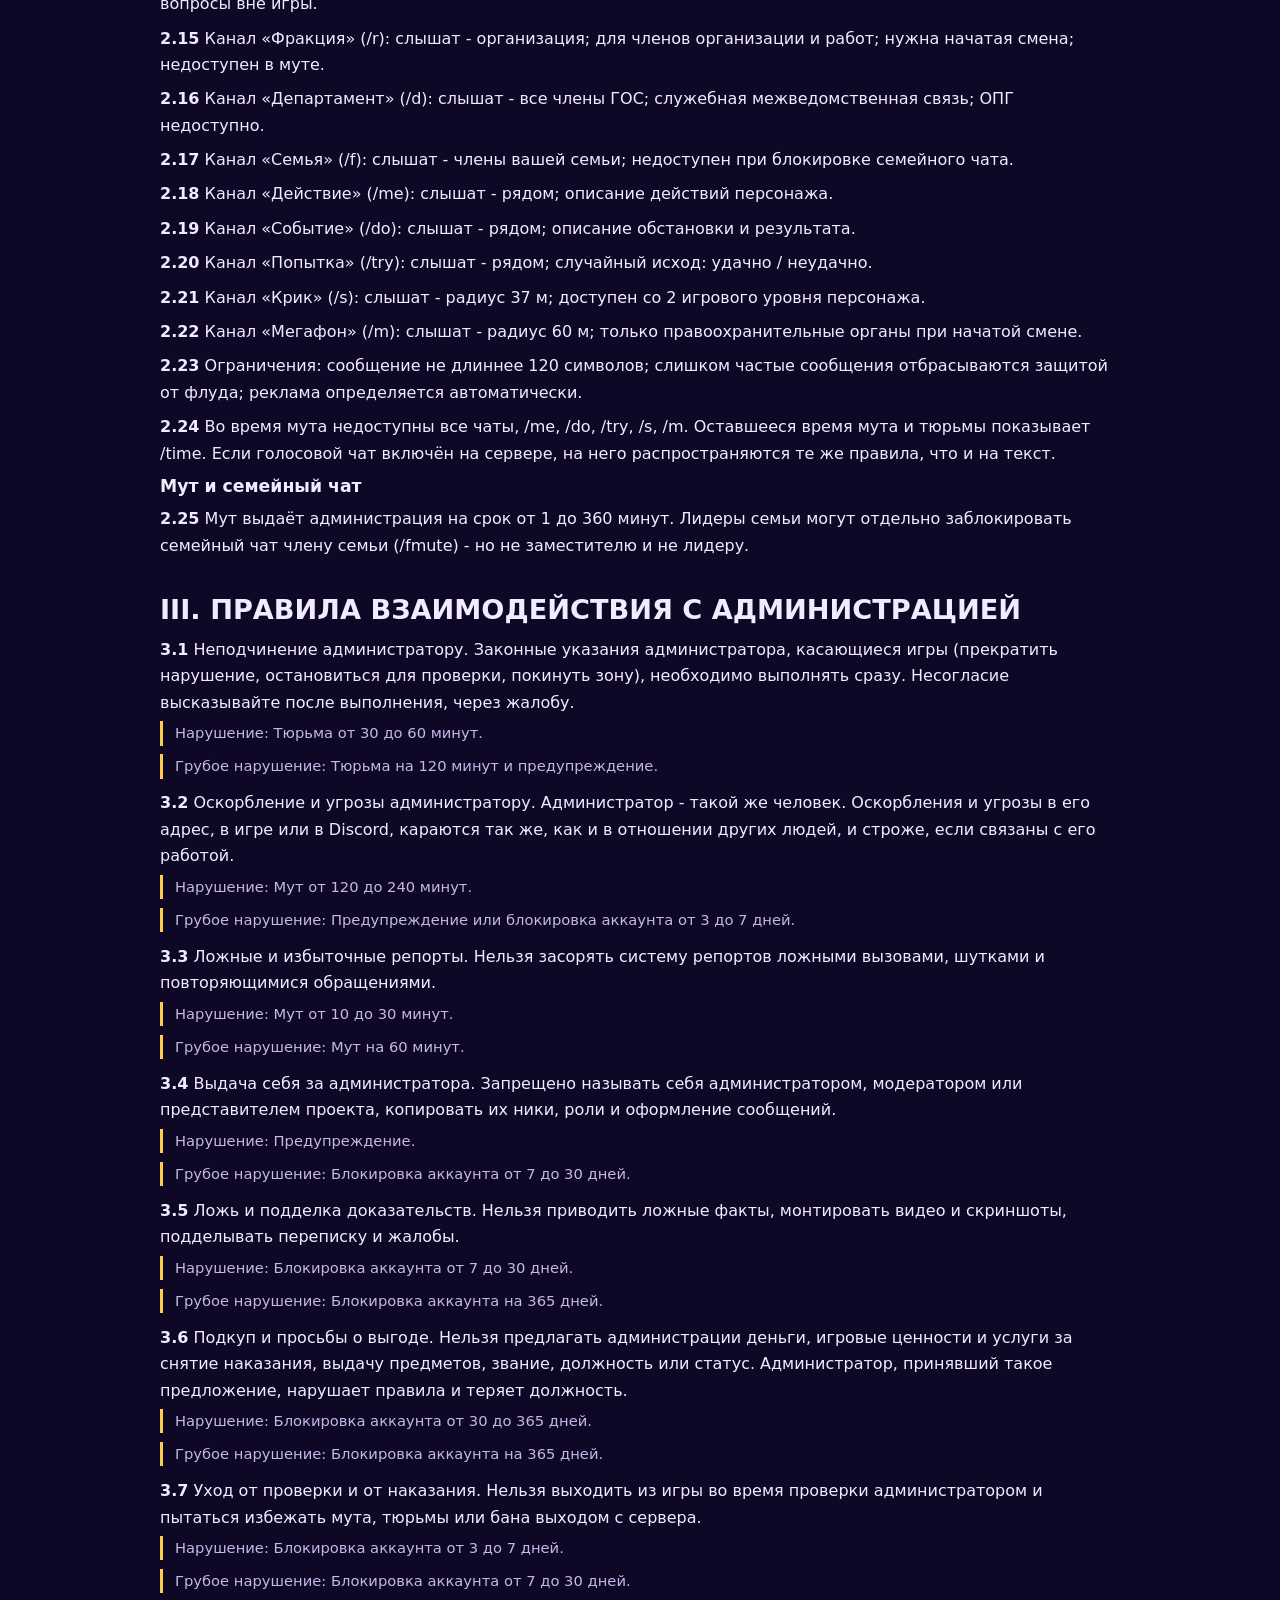
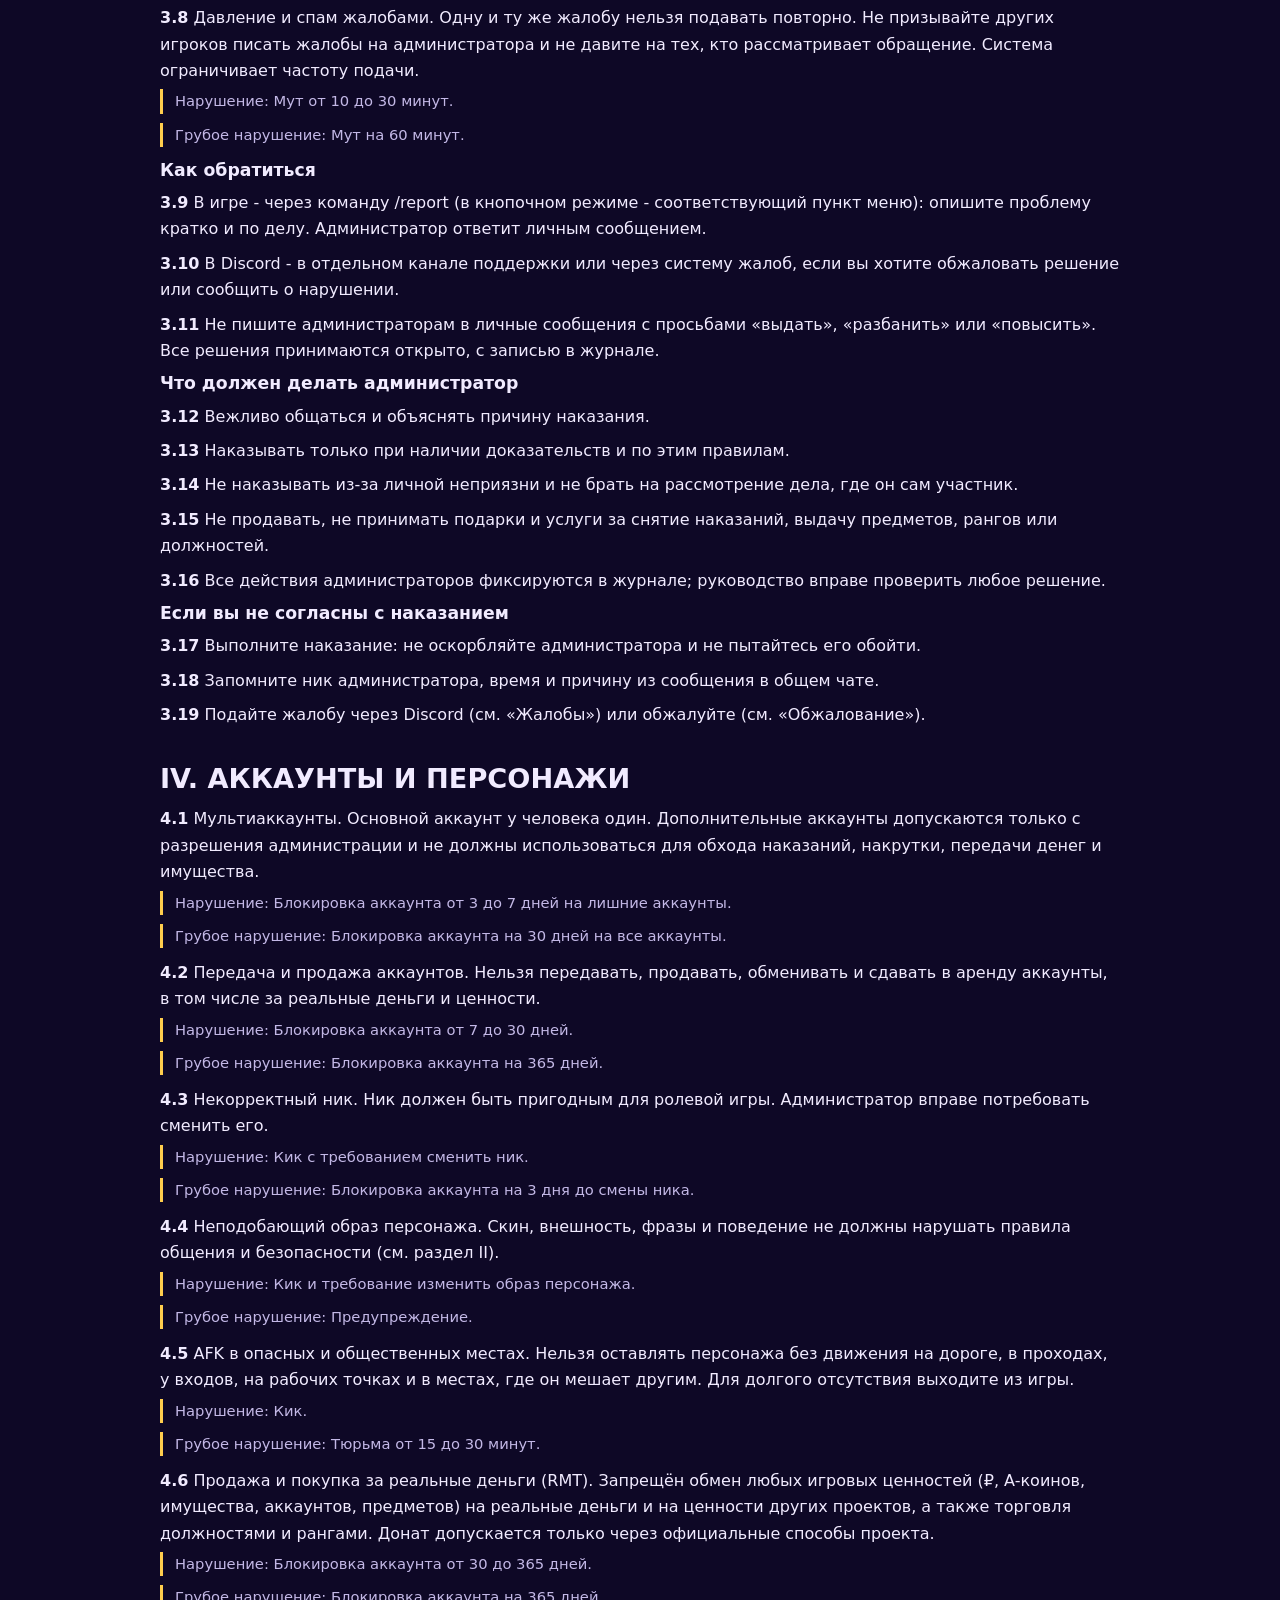
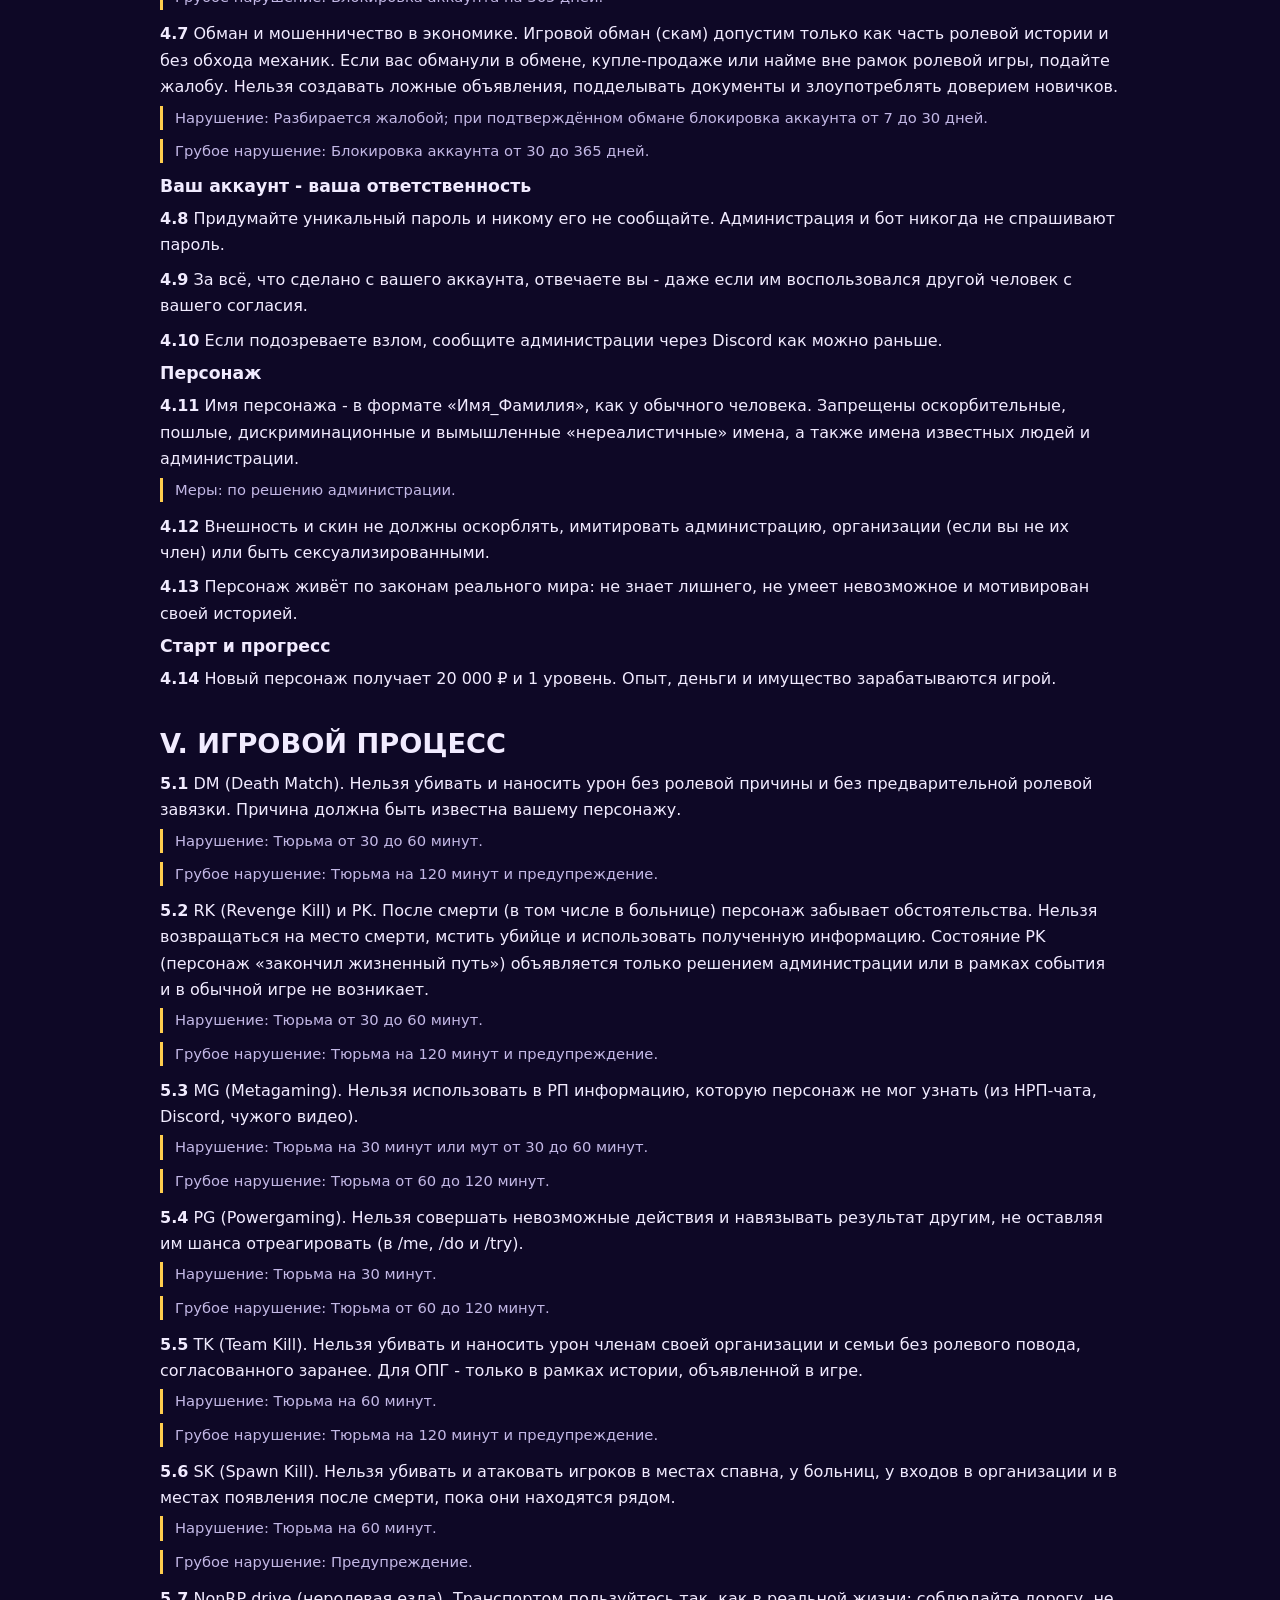
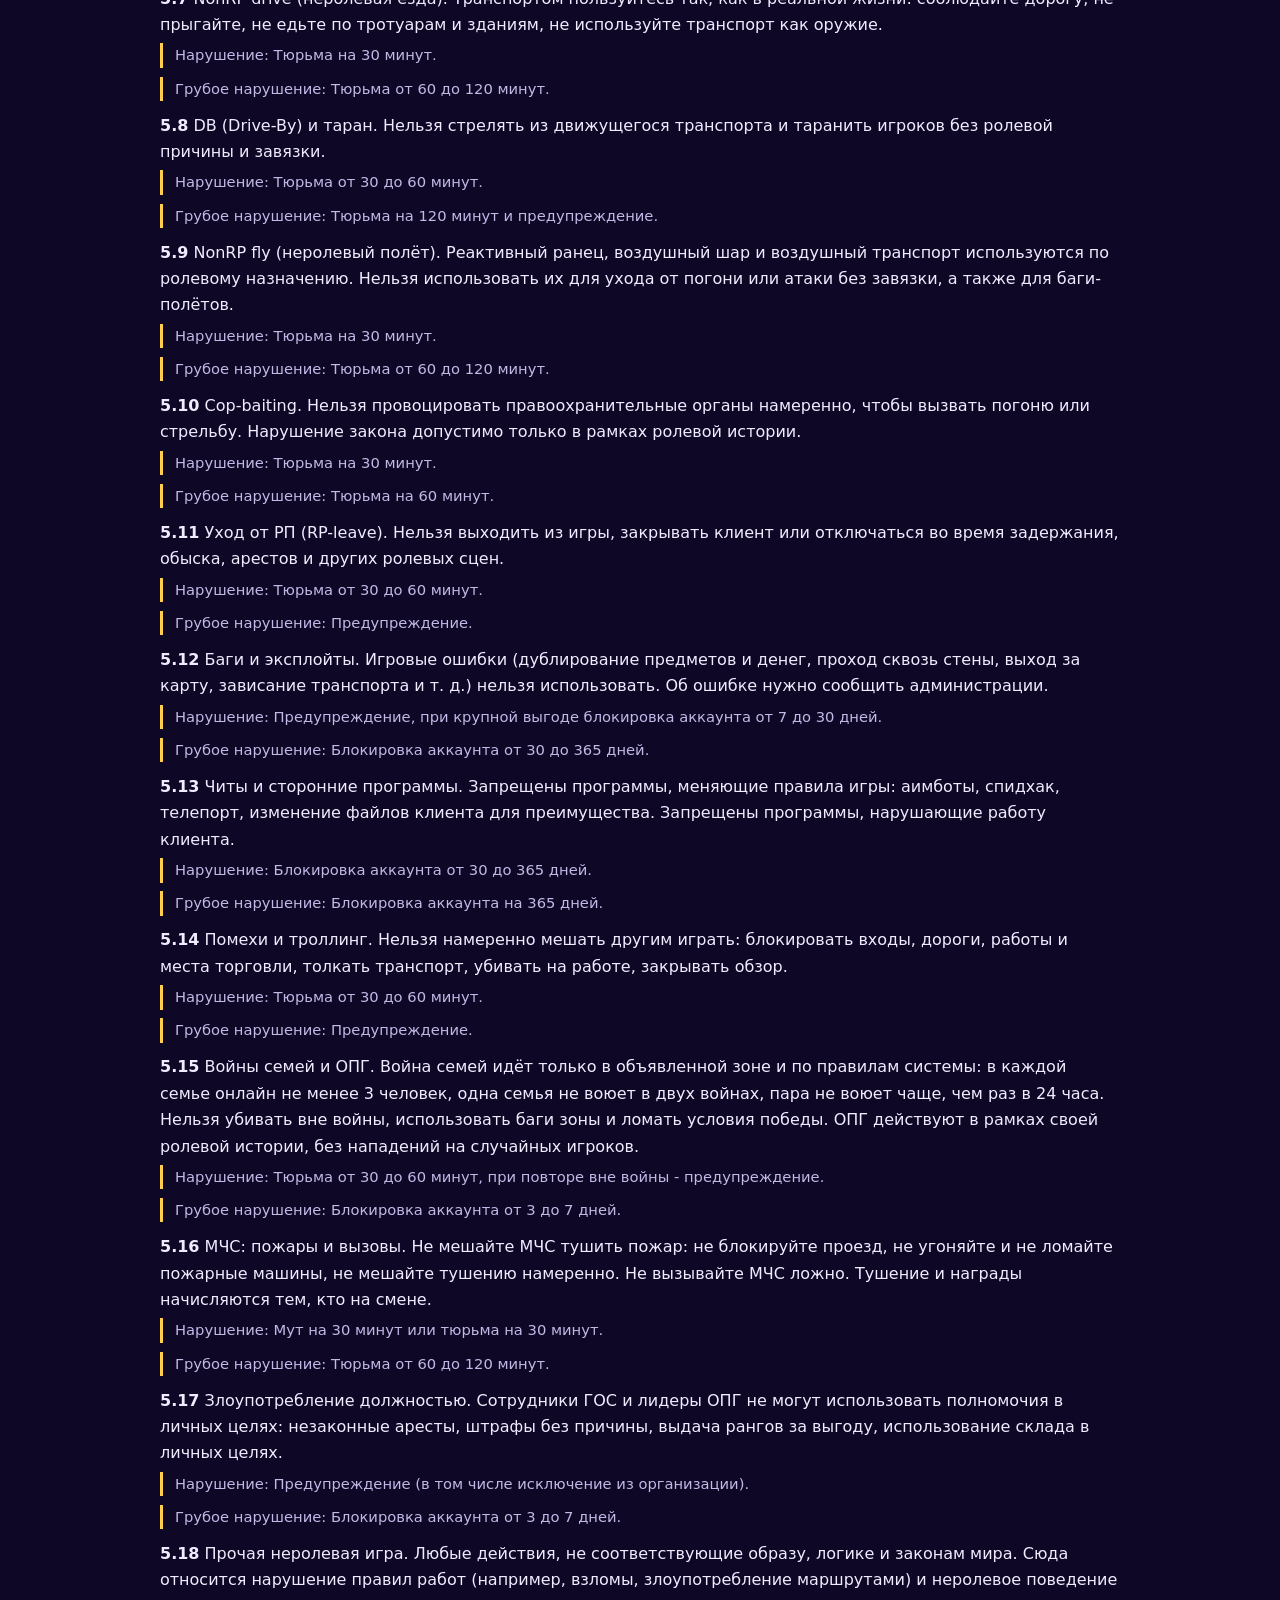
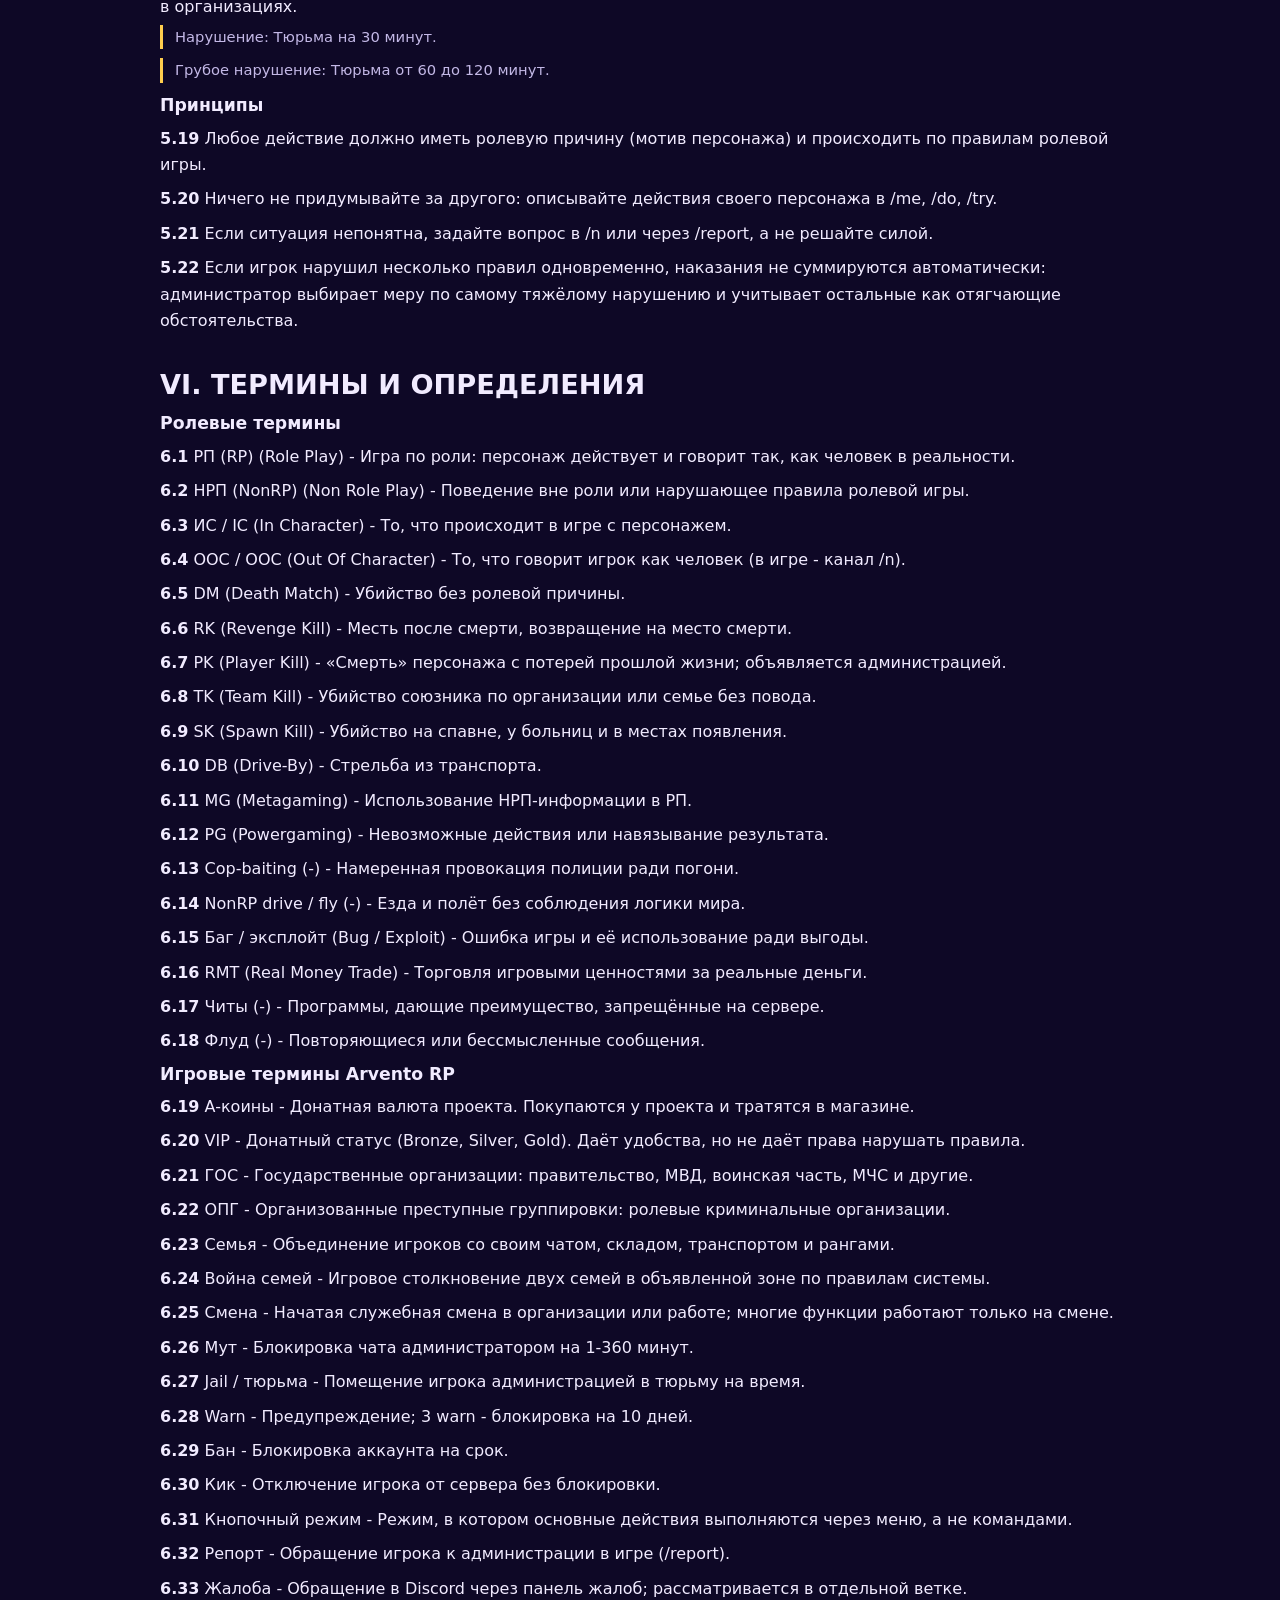
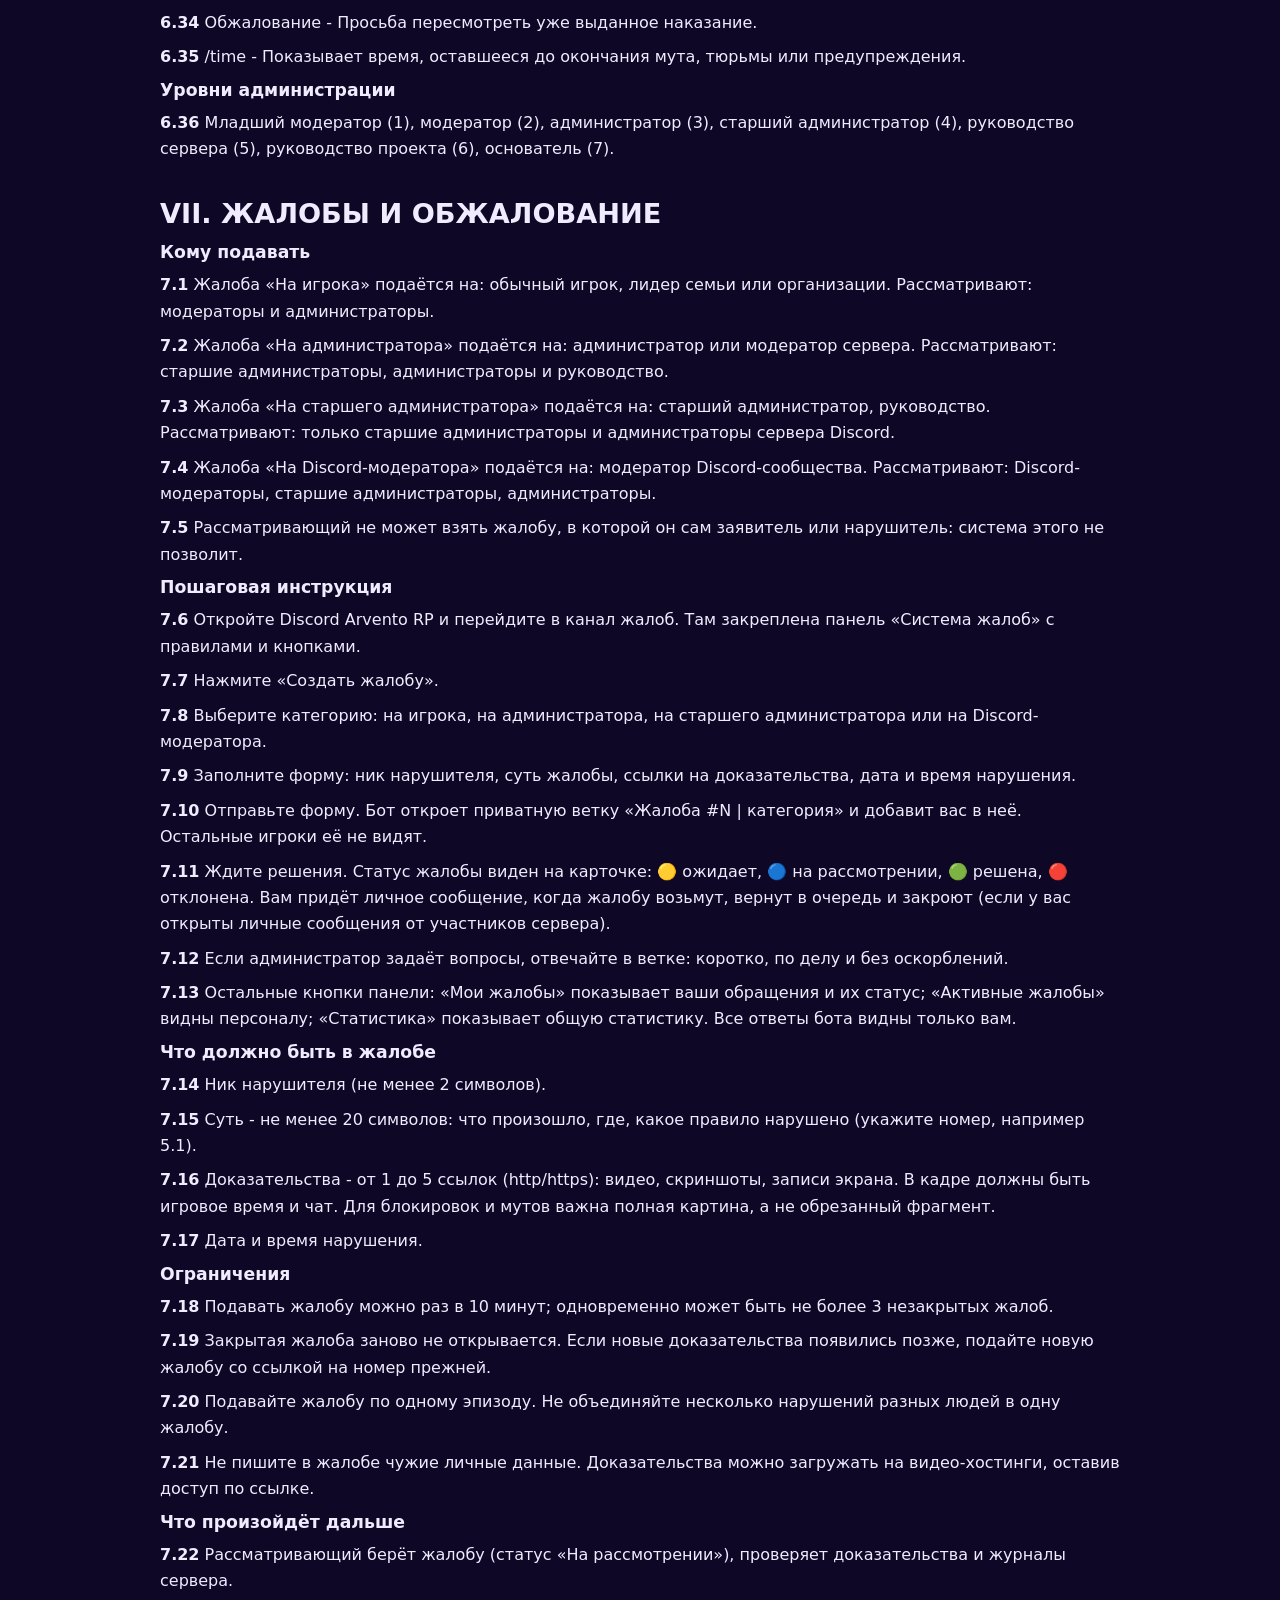
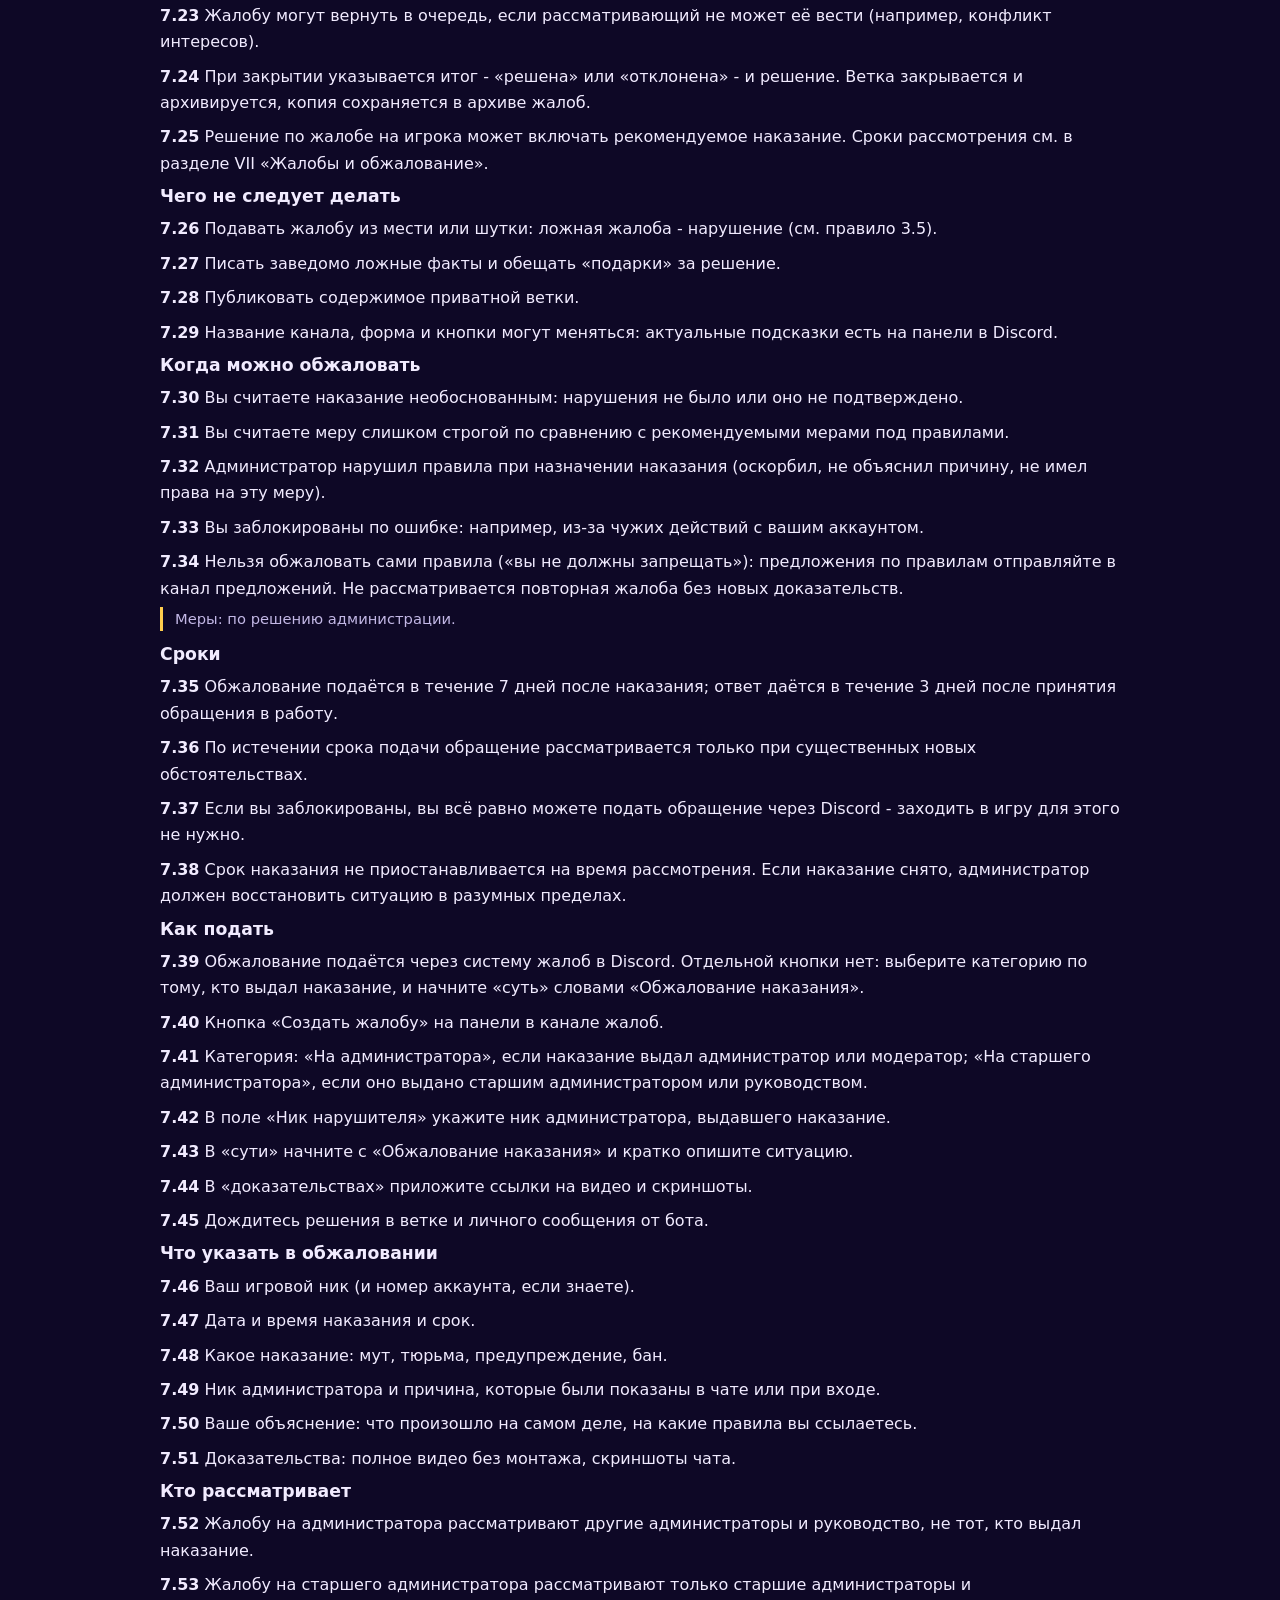
<file: docs/pravila/vse-pravila.html>
<!doctype html>
<html lang="ru"><head><meta charset="utf-8">
<meta name="viewport" content="width=device-width, initial-scale=1, viewport-fit=cover">
<title>Все правила — Arvento RP</title>
<meta name="description" content="Полный текст правил Arvento RP на одной странице с поиском.">
<meta name="color-scheme" content="dark"><meta name="theme-color" content="#0e0826">
<link rel="stylesheet" href="rules.css">
<style>
.search{position:sticky;top:0;z-index:5;padding:10px 0;background:rgba(14,8,38,.92);backdrop-filter:blur(6px)}
.search input{width:100%;padding:12px 14px;border-radius:12px;border:1px solid var(--line);background:var(--glass);color:var(--text);font:inherit}
.toc{display:flex;flex-wrap:wrap;gap:8px;margin:14px 0}.toc a{padding:6px 12px;border-radius:999px;background:var(--glass-2);text-decoration:none;font-size:.9rem}
p.r{margin:.5em 0}p.mera{margin:-.2em 0 .8em;color:var(--muted);font-size:.92rem;padding-left:12px;border-left:3px solid var(--gold)}
mark{background:var(--gold);color:#1a1033;border-radius:3px}.hide{display:none}#cnt{color:var(--muted);font-size:.9rem;margin:.3em 0}
</style></head><body>
<header class="top"><div class="wrap"><a class="brand" href="index.html"><svg class="logo" viewBox="0 0 32 32" aria-hidden="true"><rect width="32" height="32" rx="9" fill="#7c5cff"/><path fill="#ffcd4d" fill-rule="evenodd" d="M16 7l8 18h-4l-1.4-3.5h-5.2L12 25H8zM14.6 18.5h2.8L16 14.8z"/></svg><span>Arvento RP</span></a>
<a class="back" href="index.html">К содержанию</a></div></header>
<div class="wrap"><main>
<h1>Все правила Arvento RP</h1>
<div class="search"><input id="q" type="search" placeholder="Поиск: номер (5.3) или слово (мут, баг, лидер)" autocomplete="off"><div id="cnt"></div></div>
<div class="toc"><a href="#s1">I. ОБЩИЕ ПОЛОЖЕНИЯ</a><a href="#s2">II. ПРАВИЛА ОБЩЕНИЯ И ЧАТОВ</a><a href="#s3">III. ПРАВИЛА ВЗАИМОДЕЙСТВИЯ С АДМИНИСТРАЦИЕЙ</a><a href="#s4">IV. АККАУНТЫ И ПЕРСОНАЖИ</a><a href="#s5">V. ИГРОВОЙ ПРОЦЕСС</a><a href="#s6">VI. ТЕРМИНЫ И ОПРЕДЕЛЕНИЯ</a><a href="#s7">VII. ЖАЛОБЫ И ОБЖАЛОВАНИЕ</a><a href="#s8">VIII. ПРАВИЛА ДЛЯ ЛИДЕРОВ И ЗАМЕСТИТЕЛЕЙ</a><a href="#s9">IX. КОДЕКС ПОВЕДЕНИЯ И ПРИНЦИПЫ НАКАЗАНИЙ</a></div>
<div id="body">
<h2 id="s1">I. ОБЩИЕ ПОЛОЖЕНИЯ</h2>
<h3>Область действия</h3>
<p class="r" id="p1-1"><b>1.1</b> Правила действуют на игровом сервере Arvento RP, в Discord-сообществе, в голосовых и текстовых каналах, на сайте и в любых иных каналах проекта.</p>
<p class="r" id="p1-2"><b>1.2</b> Подключаясь к серверу и создавая персонажа, вы подтверждаете, что прочли правила и согласны их соблюдать. Незнание правил не освобождает от ответственности.</p>
<p class="r" id="p1-3"><b>1.3</b> Правила едины для всех: игроков, VIP, лидеров организаций и семей, администрации.</p>
<p class="r" id="p1-4"><b>1.4</b> Администрация вправе толковать правила по духу, если ситуация не описана буквально, и обязана при этом объяснить решение.</p>
<h3>Что такое Arvento RP</h3>
<p class="r" id="p1-5"><b>1.5</b> Arvento RP - мобильный ролевой сервер (SA-MP, клиент для Android). Новый аккаунт начинается с 20 000 ₽ и 1 уровня. Дальше вы работаете, вступаете в организации и семьи, покупаете транспорт и жильё.</p>
<p class="r" id="p1-6"><b>1.6</b> Главная идея: каждый играет роль придуманного персонажа и позволяет другим играть свои роли. Победа над другими игроками - не цель, цель - интересная история.</p>
<h3>Безопасность и возраст</h3>
<p class="r" id="p1-7"><b>1.7</b> Сервер рассчитан на широкую аудиторию, в том числе на подростков. Материалы для взрослых, сексуализированные сцены, насилие ради насилия и пропаганда самоповреждения запрещены.</p>
<p class="mera">Меры: по решению администрации.</p>
<p class="r" id="p1-8"><b>1.8</b> Не просите и не публикуйте личные данные (адреса, телефоны, ссылки на личные страницы, фото) - ни свои, ни чужие. Не уговаривайте игрока встретиться вне игры или перейти в личные мессенджеры.</p>
<p class="r" id="p1-9"><b>1.9</b> Если вам что-то кажется опасным или вас просят о подозрительном - сообщите администратору (/report) или напишите жалобу в Discord. Обращения, связанные с безопасностью несовершеннолетних, рассматриваются в первую очередь.</p>
<p class="r" id="p1-10"><b>1.10</b> Возрастное ограничение для игры на сервере не установлено правилами. Если руководство проекта введёт минимальный возраст, он будет указан здесь.</p>
<h3>Администрация</h3>
<p class="r" id="p1-11"><b>1.11</b> В игре действуют уровни администрирования. Название должности и набор полномочий зависят от уровня.</p>
<p class="r" id="p1-12"><b>1.12</b> Уровень 1 - младший модератор: мут, тюрьма, кик, помощь игрокам, ответы на репорты.</p>
<p class="r" id="p1-13"><b>1.13</b> Уровень 2 - модератор: всё предыдущее + предупреждения (warn), тихий кик.</p>
<p class="r" id="p1-14"><b>1.14</b> Уровень 3 - администратор: всё предыдущее + бан до 30 дней.</p>
<p class="r" id="p1-15"><b>1.15</b> Уровень 4 - старший администратор: всё предыдущее + бан тех, кого нет в сети (оффлайн-бан).</p>
<p class="r" id="p1-16"><b>1.16</b> Уровень 5 - руководство сервера: бан до 365 дней, разбан, управление аукционом и выдачей предметов.</p>
<p class="r" id="p1-17"><b>1.17</b> Уровень 6 - руководство проекта: расширенные полномочия по управлению сервером.</p>
<p class="r" id="p1-18"><b>1.18</b> Уровень 7 - основатель: высший уровень; настройки игровой экономики и режимов сервера.</p>
<p class="r" id="p1-19"><b>1.19</b> Администратор не может наказать того, чей уровень выше его, и все действия администрации записываются в журнал. Подробнее - «Взаимодействие с администрацией».</p>
<h3>Донат, VIP и справедливость</h3>
<p class="r" id="p1-20"><b>1.20</b> Донатная валюта - A-коины. Её выдают за пожертвование на развитие проекта и в рамках акций; журнал начислений ведётся.</p>
<p class="r" id="p1-21"><b>1.21</b> Донат не даёт права нарушать правила. VIP, большое количество A-коинов и высокий уровень не освобождают от наказаний.</p>
<p class="r" id="p1-22"><b>1.22</b> Pay-to-win отсутствует: за донат нельзя купить власть над другими игроками, победу в войне семей, исход конфликта или иммунитет от администрации.</p>
<p class="mera">Меры: по решению администрации.</p>
<p class="r" id="p1-23"><b>1.23</b> Запрещена продажа и покупка должностей администратора и лидера организации, рангов, мест в организации и семье - за реальные деньги и за игровые ценности.</p>
<p class="mera">Меры: по решению администрации.</p>
<p class="r" id="p1-24"><b>1.24</b> Запрещён обмен игрового имущества на реальные деньги (аккаунты, ₽, A-коины, транспорт, дома, предметы), в том числе с использованием сторонних площадок. Обмен A-коинов и ₽ между игроками на реальные деньги не признаётся и карается блокировкой.</p>
<p class="mera">Меры: по решению администрации.</p>
<p class="r" id="p1-25"><b>1.25</b> Не гарантируется возврат донатных средств при блокировке за нарушение правил.</p>
<h3>Организации, семьи и лидеры</h3>
<p class="r" id="p1-26"><b>1.26</b> Государственные организации (ГОС), например правительство, МВД, воинская часть, МЧС, и ОПГ (криминальные группировки) - это ролевые структуры. Должность в них даётся за игру, а не за деньги.</p>
<p class="r" id="p1-27"><b>1.27</b> Заявки на роли и вступление в ГОС и ОПГ принимаются через Discord по порядку, который объявляет администрация. Лидер может принять игрока в игре, но обязан соблюдать правила набора.</p>
<p class="r" id="p1-28"><b>1.28</b> Лидер отвечает за действия организации: приказы, нарушающие правила, не снимают ответственности с исполнителя и добавляют ответственность лидеру.</p>
<p class="r" id="p1-29"><b>1.29</b> Семьи - объединения игроков со своим складом, транспортом, чатом /f и рангами. Лидер семьи может выдавать блокировку семейного чата, но не может наказывать вне семьи.</p>
<h3>Кнопочный режим и команды</h3>
<p class="r" id="p1-30"><b>1.30</b> Если на сервере включён кнопочный режим, большинство действий выполняется через главное меню и окно взаимодействия, а набранные вручную команды для обычных игроков могут быть недоступны. Каналы чата выбираются в меню «Общение»; это не освобождает от правил общения.</p>
<h3>Как устроены наказания</h3>
<p class="r" id="p1-31"><b>1.31</b> На сервере существуют только следующие меры:</p>
<p class="r" id="p1-32"><b>1.32</b> Мера «Мут (блокировка чата)»: игрок не может писать в чаты РП, НРП, фракции, департамента, семьи, а также использовать /me, /do, /try, /s, /m. Оставшееся время показывает команда /time. Диапазон: 1-360 минут.</p>
<p class="r" id="p1-33"><b>1.33</b> Мера «Тюрьма администрации (jail)»: игрок помещается в тюрьму на заданное время; оставшееся время показывает /time. Досрочно снимается администратором. Диапазон: 1-360 минут.</p>
<p class="r" id="p1-34"><b>1.34</b> Мера «Кик»: игрок отключается от сервера и может зайти снова. Сообщение об этом видят все игроки. Диапазон: разово.</p>
<p class="r" id="p1-35"><b>1.35</b> Мера «Предупреждение (warn)»: игрок получает предупреждение, отключается от сервера и теряет место в организации. Предупреждение действует 10 дней. При накоплении 3 предупреждений аккаунт блокируется на 10 дней. Диапазон: 1 предупреждение за раз (3 = бан 10 дней).</p>
<p class="r" id="p1-36"><b>1.36</b> Мера «Бан (блокировка аккаунта)»: аккаунт блокируется на указанное число дней. Можно выдать и тому, кого нет в сети (оффлайн-бан, с 4 уровня). Диапазон: 1-30 дней (3-4 уровни); до 365 дней (с 5 уровня).</p>
<p class="r" id="p1-37"><b>1.37</b> Мера «Длительная блокировка»: максимальный срок, который позволяют команды сервера, - 365 дней. Бессрочной блокировки отдельной командой нет: если руководство хочет считать такой бан постоянным, это решение руководства. Диапазон: 365 дней.</p>
<p class="r" id="p1-38"><b>1.38</b> Меры, указанные под правилами, рекомендуемые: «Нарушение» - мера за первое нарушение, «Грубое нарушение» - за повторное или тяжёлое. Администратор учитывает обстоятельства, но не выходит за пределы возможностей своего уровня.</p>
<p class="r" id="p1-39"><b>1.39</b> Каждое публичное наказание (мут, тюрьма, кик, предупреждение, бан) объявляется в общем чате: видны имя администратора, игрок, срок и причина. Если вы не согласны - подайте жалобу и обжалуйте решение.</p>
<h2 id="s2">II. ПРАВИЛА ОБЩЕНИЯ И ЧАТОВ</h2>
<p class="r" id="p2-1"><b>2.1</b> Оскорбление игроков. Нельзя оскорблять, унижать и высмеивать людей (не персонажей) в любом канале. Спор решается жалобой, а не ответными оскорблениями.</p>
<p class="mera">Нарушение: Мут от 30 до 60 минут.</p>
<p class="mera">Грубое нарушение: Мут от 120 до 240 минут.</p>
<p class="r" id="p2-2"><b>2.2</b> Дискриминация, травля, угрозы. Запрещены высказывания, унижающие людей по происхождению, национальности, вере, полу, возрасту, здоровью и иным признакам; травля, шантаж и реальные угрозы.</p>
<p class="mera">Нарушение: Мут от 180 до 360 минут, при тяжёлых случаях блокировка аккаунта от 3 до 7 дней.</p>
<p class="mera">Грубое нарушение: Блокировка аккаунта от 7 до 30 дней.</p>
<p class="r" id="p2-3"><b>2.3</b> Флуд, капс, спам. Нельзя засорять чат бессмысленным и повторяющимся текстом, писать целиком заглавными буквами и растягивать буквы.</p>
<p class="mera">Нарушение: Мут от 10 до 30 минут.</p>
<p class="mera">Грубое нарушение: Мут от 30 до 60 минут.</p>
<p class="r" id="p2-4"><b>2.4</b> Реклама. Запрещено рекламировать другие серверы, боты, сообщества, магазины и ссылки, а также призывать покинуть Arvento RP. Объявления внутри игры разрешены, если они касаются игры.</p>
<p class="mera">Нарушение: Мут на 360 минут.</p>
<p class="mera">Грубое нарушение: Блокировка аккаунта от 7 до 30 дней.</p>
<p class="r" id="p2-5"><b>2.5</b> Грубая нецензурная брань. Нецензурная лексика, даже не обращённая к людям, портит атмосферу. В РП-чате она допустима лишь как редкая живая речь персонажа, в НРП и каналах организаций не допускается.</p>
<p class="mera">Нарушение: Мут от 10 до 30 минут.</p>
<p class="mera">Грубое нарушение: Мут от 30 до 60 минут.</p>
<p class="r" id="p2-6"><b>2.6</b> Оскорбление родных и близких. Упоминание родственников игрока в оскорблениях расценивается как особо грубое нарушение, даже «в шутку».</p>
<p class="mera">Нарушение: Мут от 120 до 360 минут.</p>
<p class="mera">Грубое нарушение: Блокировка аккаунта от 3 до 7 дней.</p>
<p class="r" id="p2-7"><b>2.7</b> Политика, религия и конфликты вне игры. Нельзя вести споры о политике, религии и реальных конфликтах так, чтобы это превращалось в ссору. Нельзя разжигать вражду.</p>
<p class="mera">Нарушение: Мут от 30 до 60 минут.</p>
<p class="mera">Грубое нарушение: Мут на 120 минут.</p>
<p class="r" id="p2-8"><b>2.8</b> Неправильное использование каналов. Каждый канал служит своей цели: /n - для НРП-вопросов, /r и /d - для служебных сообщений, /f - для семьи, /m - для служебных обращений полиции. Нельзя использовать их для рекламы, шуток и бесед.</p>
<p class="mera">Нарушение: Мут от 10 до 30 минут.</p>
<p class="mera">Грубое нарушение: Мут от 30 до 60 минут.</p>
<p class="r" id="p2-9"><b>2.9</b> Обход мута. Запрещено обходить мут любым способом: писать через другие каналы, телефон, другого персонажа или сообщения в Discord от лица заглушённого игрока.</p>
<p class="mera">Нарушение: Продление мута до максимума (360 минут), на втором аккаунте блокировка аккаунта на 3 дня.</p>
<p class="mera">Грубое нарушение: Блокировка аккаунта от 7 до 30 дней.</p>
<p class="r" id="p2-10"><b>2.10</b> Раскрытие личных данных. Нельзя публиковать чужие личные данные: фото, адреса, номера телефонов, ссылки на личные страницы, а также игровые пароли. Это касается и «просто шутки».</p>
<p class="mera">Нарушение: Блокировка аккаунта от 7 до 30 дней.</p>
<p class="mera">Грубое нарушение: Блокировка аккаунта от 30 до 365 дней.</p>
<p class="r" id="p2-11"><b>2.11</b> Контент 18+ и вредоносные материалы. Запрещены откровенные сексуальные сообщения, изображения и сцены, призывы к самоповреждению, угрозы насилием и ссылки на опасные или вредоносные сайты. Если речь идёт о возможном вреде несовершеннолетнему, действуйте немедленно: сообщите администратору.</p>
<p class="mera">Нарушение: Мут на 360 минут и блокировка аккаунта от 7 до 30 дней по тяжести.</p>
<p class="mera">Грубое нарушение: Блокировка аккаунта на 365 дней.</p>
<h3>Каналы чата</h3>
<p class="r" id="p2-12"><b>2.12</b> В игре есть несколько каналов. Канал выбирается обычным вводом текста или через селектор каналов (/ch - номер канала и текст) / меню «Общение».</p>
<p class="r" id="p2-13"><b>2.13</b> Канал «РП-чат» (обычный текст): слышат - игроки рядом; речь вашего персонажа; недоступен в муте.</p>
<p class="r" id="p2-14"><b>2.14</b> Канал «НРП» (/n): слышат - игроки в радиусе 30 м; общение игроков, не персонажей; только короткие вопросы вне игры.</p>
<p class="r" id="p2-15"><b>2.15</b> Канал «Фракция» (/r): слышат - организация; для членов организации и работ; нужна начатая смена; недоступен в муте.</p>
<p class="r" id="p2-16"><b>2.16</b> Канал «Департамент» (/d): слышат - все члены ГОС; служебная межведомственная связь; ОПГ недоступно.</p>
<p class="r" id="p2-17"><b>2.17</b> Канал «Семья» (/f): слышат - члены вашей семьи; недоступен при блокировке семейного чата.</p>
<p class="r" id="p2-18"><b>2.18</b> Канал «Действие» (/me): слышат - рядом; описание действий персонажа.</p>
<p class="r" id="p2-19"><b>2.19</b> Канал «Событие» (/do): слышат - рядом; описание обстановки и результата.</p>
<p class="r" id="p2-20"><b>2.20</b> Канал «Попытка» (/try): слышат - рядом; случайный исход: удачно / неудачно.</p>
<p class="r" id="p2-21"><b>2.21</b> Канал «Крик» (/s): слышат - радиус 37 м; доступен со 2 игрового уровня персонажа.</p>
<p class="r" id="p2-22"><b>2.22</b> Канал «Мегафон» (/m): слышат - радиус 60 м; только правоохранительные органы при начатой смене.</p>
<p class="r" id="p2-23"><b>2.23</b> Ограничения: сообщение не длиннее 120 символов; слишком частые сообщения отбрасываются защитой от флуда; реклама определяется автоматически.</p>
<p class="r" id="p2-24"><b>2.24</b> Во время мута недоступны все чаты, /me, /do, /try, /s, /m. Оставшееся время мута и тюрьмы показывает /time. Если голосовой чат включён на сервере, на него распространяются те же правила, что и на текст.</p>
<h3>Мут и семейный чат</h3>
<p class="r" id="p2-25"><b>2.25</b> Мут выдаёт администрация на срок от 1 до 360 минут. Лидеры семьи могут отдельно заблокировать семейный чат члену семьи (/fmute) - но не заместителю и не лидеру.</p>
<h2 id="s3">III. ПРАВИЛА ВЗАИМОДЕЙСТВИЯ С АДМИНИСТРАЦИЕЙ</h2>
<p class="r" id="p3-1"><b>3.1</b> Неподчинение администратору. Законные указания администратора, касающиеся игры (прекратить нарушение, остановиться для проверки, покинуть зону), необходимо выполнять сразу. Несогласие высказывайте после выполнения, через жалобу.</p>
<p class="mera">Нарушение: Тюрьма от 30 до 60 минут.</p>
<p class="mera">Грубое нарушение: Тюрьма на 120 минут и предупреждение.</p>
<p class="r" id="p3-2"><b>3.2</b> Оскорбление и угрозы администратору. Администратор - такой же человек. Оскорбления и угрозы в его адрес, в игре или в Discord, караются так же, как и в отношении других людей, и строже, если связаны с его работой.</p>
<p class="mera">Нарушение: Мут от 120 до 240 минут.</p>
<p class="mera">Грубое нарушение: Предупреждение или блокировка аккаунта от 3 до 7 дней.</p>
<p class="r" id="p3-3"><b>3.3</b> Ложные и избыточные репорты. Нельзя засорять систему репортов ложными вызовами, шутками и повторяющимися обращениями.</p>
<p class="mera">Нарушение: Мут от 10 до 30 минут.</p>
<p class="mera">Грубое нарушение: Мут на 60 минут.</p>
<p class="r" id="p3-4"><b>3.4</b> Выдача себя за администратора. Запрещено называть себя администратором, модератором или представителем проекта, копировать их ники, роли и оформление сообщений.</p>
<p class="mera">Нарушение: Предупреждение.</p>
<p class="mera">Грубое нарушение: Блокировка аккаунта от 7 до 30 дней.</p>
<p class="r" id="p3-5"><b>3.5</b> Ложь и подделка доказательств. Нельзя приводить ложные факты, монтировать видео и скриншоты, подделывать переписку и жалобы.</p>
<p class="mera">Нарушение: Блокировка аккаунта от 7 до 30 дней.</p>
<p class="mera">Грубое нарушение: Блокировка аккаунта на 365 дней.</p>
<p class="r" id="p3-6"><b>3.6</b> Подкуп и просьбы о выгоде. Нельзя предлагать администрации деньги, игровые ценности и услуги за снятие наказания, выдачу предметов, звание, должность или статус. Администратор, принявший такое предложение, нарушает правила и теряет должность.</p>
<p class="mera">Нарушение: Блокировка аккаунта от 30 до 365 дней.</p>
<p class="mera">Грубое нарушение: Блокировка аккаунта на 365 дней.</p>
<p class="r" id="p3-7"><b>3.7</b> Уход от проверки и от наказания. Нельзя выходить из игры во время проверки администратором и пытаться избежать мута, тюрьмы или бана выходом с сервера.</p>
<p class="mera">Нарушение: Блокировка аккаунта от 3 до 7 дней.</p>
<p class="mera">Грубое нарушение: Блокировка аккаунта от 7 до 30 дней.</p>
<p class="r" id="p3-8"><b>3.8</b> Давление и спам жалобами. Одну и ту же жалобу нельзя подавать повторно. Не призывайте других игроков писать жалобы на администратора и не давите на тех, кто рассматривает обращение. Система ограничивает частоту подачи.</p>
<p class="mera">Нарушение: Мут от 10 до 30 минут.</p>
<p class="mera">Грубое нарушение: Мут на 60 минут.</p>
<h3>Как обратиться</h3>
<p class="r" id="p3-9"><b>3.9</b> В игре - через команду /report (в кнопочном режиме - соответствующий пункт меню): опишите проблему кратко и по делу. Администратор ответит личным сообщением.</p>
<p class="r" id="p3-10"><b>3.10</b> В Discord - в отдельном канале поддержки или через систему жалоб, если вы хотите обжаловать решение или сообщить о нарушении.</p>
<p class="r" id="p3-11"><b>3.11</b> Не пишите администраторам в личные сообщения с просьбами «выдать», «разбанить» или «повысить». Все решения принимаются открыто, с записью в журнале.</p>
<h3>Что должен делать администратор</h3>
<p class="r" id="p3-12"><b>3.12</b> Вежливо общаться и объяснять причину наказания.</p>
<p class="r" id="p3-13"><b>3.13</b> Наказывать только при наличии доказательств и по этим правилам.</p>
<p class="r" id="p3-14"><b>3.14</b> Не наказывать из-за личной неприязни и не брать на рассмотрение дела, где он сам участник.</p>
<p class="r" id="p3-15"><b>3.15</b> Не продавать, не принимать подарки и услуги за снятие наказаний, выдачу предметов, рангов или должностей.</p>
<p class="r" id="p3-16"><b>3.16</b> Все действия администраторов фиксируются в журнале; руководство вправе проверить любое решение.</p>
<h3>Если вы не согласны с наказанием</h3>
<p class="r" id="p3-17"><b>3.17</b> Выполните наказание: не оскорбляйте администратора и не пытайтесь его обойти.</p>
<p class="r" id="p3-18"><b>3.18</b> Запомните ник администратора, время и причину из сообщения в общем чате.</p>
<p class="r" id="p3-19"><b>3.19</b> Подайте жалобу через Discord (см. «Жалобы») или обжалуйте (см. «Обжалование»).</p>
<h2 id="s4">IV. АККАУНТЫ И ПЕРСОНАЖИ</h2>
<p class="r" id="p4-1"><b>4.1</b> Мультиаккаунты. Основной аккаунт у человека один. Дополнительные аккаунты допускаются только с разрешения администрации и не должны использоваться для обхода наказаний, накрутки, передачи денег и имущества.</p>
<p class="mera">Нарушение: Блокировка аккаунта от 3 до 7 дней на лишние аккаунты.</p>
<p class="mera">Грубое нарушение: Блокировка аккаунта на 30 дней на все аккаунты.</p>
<p class="r" id="p4-2"><b>4.2</b> Передача и продажа аккаунтов. Нельзя передавать, продавать, обменивать и сдавать в аренду аккаунты, в том числе за реальные деньги и ценности.</p>
<p class="mera">Нарушение: Блокировка аккаунта от 7 до 30 дней.</p>
<p class="mera">Грубое нарушение: Блокировка аккаунта на 365 дней.</p>
<p class="r" id="p4-3"><b>4.3</b> Некорректный ник. Ник должен быть пригодным для ролевой игры. Администратор вправе потребовать сменить его.</p>
<p class="mera">Нарушение: Кик с требованием сменить ник.</p>
<p class="mera">Грубое нарушение: Блокировка аккаунта на 3 дня до смены ника.</p>
<p class="r" id="p4-4"><b>4.4</b> Неподобающий образ персонажа. Скин, внешность, фразы и поведение не должны нарушать правила общения и безопасности (см. раздел II).</p>
<p class="mera">Нарушение: Кик и требование изменить образ персонажа.</p>
<p class="mera">Грубое нарушение: Предупреждение.</p>
<p class="r" id="p4-5"><b>4.5</b> AFK в опасных и общественных местах. Нельзя оставлять персонажа без движения на дороге, в проходах, у входов, на рабочих точках и в местах, где он мешает другим. Для долгого отсутствия выходите из игры.</p>
<p class="mera">Нарушение: Кик.</p>
<p class="mera">Грубое нарушение: Тюрьма от 15 до 30 минут.</p>
<p class="r" id="p4-6"><b>4.6</b> Продажа и покупка за реальные деньги (RMT). Запрещён обмен любых игровых ценностей (₽, A-коинов, имущества, аккаунтов, предметов) на реальные деньги и на ценности других проектов, а также торговля должностями и рангами. Донат допускается только через официальные способы проекта.</p>
<p class="mera">Нарушение: Блокировка аккаунта от 30 до 365 дней.</p>
<p class="mera">Грубое нарушение: Блокировка аккаунта на 365 дней.</p>
<p class="r" id="p4-7"><b>4.7</b> Обман и мошенничество в экономике. Игровой обман (скам) допустим только как часть ролевой истории и без обхода механик. Если вас обманули в обмене, купле-продаже или найме вне рамок ролевой игры, подайте жалобу. Нельзя создавать ложные объявления, подделывать документы и злоупотреблять доверием новичков.</p>
<p class="mera">Нарушение: Разбирается жалобой; при подтверждённом обмане блокировка аккаунта от 7 до 30 дней.</p>
<p class="mera">Грубое нарушение: Блокировка аккаунта от 30 до 365 дней.</p>
<h3>Ваш аккаунт - ваша ответственность</h3>
<p class="r" id="p4-8"><b>4.8</b> Придумайте уникальный пароль и никому его не сообщайте. Администрация и бот никогда не спрашивают пароль.</p>
<p class="r" id="p4-9"><b>4.9</b> За всё, что сделано с вашего аккаунта, отвечаете вы - даже если им воспользовался другой человек с вашего согласия.</p>
<p class="r" id="p4-10"><b>4.10</b> Если подозреваете взлом, сообщите администрации через Discord как можно раньше.</p>
<h3>Персонаж</h3>
<p class="r" id="p4-11"><b>4.11</b> Имя персонажа - в формате «Имя_Фамилия», как у обычного человека. Запрещены оскорбительные, пошлые, дискриминационные и вымышленные «нереалистичные» имена, а также имена известных людей и администрации.</p>
<p class="mera">Меры: по решению администрации.</p>
<p class="r" id="p4-12"><b>4.12</b> Внешность и скин не должны оскорблять, имитировать администрацию, организации (если вы не их член) или быть сексуализированными.</p>
<p class="r" id="p4-13"><b>4.13</b> Персонаж живёт по законам реального мира: не знает лишнего, не умеет невозможное и мотивирован своей историей.</p>
<h3>Старт и прогресс</h3>
<p class="r" id="p4-14"><b>4.14</b> Новый персонаж получает 20 000 ₽ и 1 уровень. Опыт, деньги и имущество зарабатываются игрой.</p>
<h2 id="s5">V. ИГРОВОЙ ПРОЦЕСС</h2>
<p class="r" id="p5-1"><b>5.1</b> DM (Death Match). Нельзя убивать и наносить урон без ролевой причины и без предварительной ролевой завязки. Причина должна быть известна вашему персонажу.</p>
<p class="mera">Нарушение: Тюрьма от 30 до 60 минут.</p>
<p class="mera">Грубое нарушение: Тюрьма на 120 минут и предупреждение.</p>
<p class="r" id="p5-2"><b>5.2</b> RK (Revenge Kill) и PK. После смерти (в том числе в больнице) персонаж забывает обстоятельства. Нельзя возвращаться на место смерти, мстить убийце и использовать полученную информацию. Состояние PK (персонаж «закончил жизненный путь») объявляется только решением администрации или в рамках события и в обычной игре не возникает.</p>
<p class="mera">Нарушение: Тюрьма от 30 до 60 минут.</p>
<p class="mera">Грубое нарушение: Тюрьма на 120 минут и предупреждение.</p>
<p class="r" id="p5-3"><b>5.3</b> MG (Metagaming). Нельзя использовать в РП информацию, которую персонаж не мог узнать (из НРП-чата, Discord, чужого видео).</p>
<p class="mera">Нарушение: Тюрьма на 30 минут или мут от 30 до 60 минут.</p>
<p class="mera">Грубое нарушение: Тюрьма от 60 до 120 минут.</p>
<p class="r" id="p5-4"><b>5.4</b> PG (Powergaming). Нельзя совершать невозможные действия и навязывать результат другим, не оставляя им шанса отреагировать (в /me, /do и /try).</p>
<p class="mera">Нарушение: Тюрьма на 30 минут.</p>
<p class="mera">Грубое нарушение: Тюрьма от 60 до 120 минут.</p>
<p class="r" id="p5-5"><b>5.5</b> TK (Team Kill). Нельзя убивать и наносить урон членам своей организации и семьи без ролевого повода, согласованного заранее. Для ОПГ - только в рамках истории, объявленной в игре.</p>
<p class="mera">Нарушение: Тюрьма на 60 минут.</p>
<p class="mera">Грубое нарушение: Тюрьма на 120 минут и предупреждение.</p>
<p class="r" id="p5-6"><b>5.6</b> SK (Spawn Kill). Нельзя убивать и атаковать игроков в местах спавна, у больниц, у входов в организации и в местах появления после смерти, пока они находятся рядом.</p>
<p class="mera">Нарушение: Тюрьма на 60 минут.</p>
<p class="mera">Грубое нарушение: Предупреждение.</p>
<p class="r" id="p5-7"><b>5.7</b> NonRP drive (неролевая езда). Транспортом пользуйтесь так, как в реальной жизни: соблюдайте дорогу, не прыгайте, не едьте по тротуарам и зданиям, не используйте транспорт как оружие.</p>
<p class="mera">Нарушение: Тюрьма на 30 минут.</p>
<p class="mera">Грубое нарушение: Тюрьма от 60 до 120 минут.</p>
<p class="r" id="p5-8"><b>5.8</b> DB (Drive-By) и таран. Нельзя стрелять из движущегося транспорта и таранить игроков без ролевой причины и завязки.</p>
<p class="mera">Нарушение: Тюрьма от 30 до 60 минут.</p>
<p class="mera">Грубое нарушение: Тюрьма на 120 минут и предупреждение.</p>
<p class="r" id="p5-9"><b>5.9</b> NonRP fly (неролевый полёт). Реактивный ранец, воздушный шар и воздушный транспорт используются по ролевому назначению. Нельзя использовать их для ухода от погони или атаки без завязки, а также для баги-полётов.</p>
<p class="mera">Нарушение: Тюрьма на 30 минут.</p>
<p class="mera">Грубое нарушение: Тюрьма от 60 до 120 минут.</p>
<p class="r" id="p5-10"><b>5.10</b> Cop-baiting. Нельзя провоцировать правоохранительные органы намеренно, чтобы вызвать погоню или стрельбу. Нарушение закона допустимо только в рамках ролевой истории.</p>
<p class="mera">Нарушение: Тюрьма на 30 минут.</p>
<p class="mera">Грубое нарушение: Тюрьма на 60 минут.</p>
<p class="r" id="p5-11"><b>5.11</b> Уход от РП (RP-leave). Нельзя выходить из игры, закрывать клиент или отключаться во время задержания, обыска, арестов и других ролевых сцен.</p>
<p class="mera">Нарушение: Тюрьма от 30 до 60 минут.</p>
<p class="mera">Грубое нарушение: Предупреждение.</p>
<p class="r" id="p5-12"><b>5.12</b> Баги и эксплойты. Игровые ошибки (дублирование предметов и денег, проход сквозь стены, выход за карту, зависание транспорта и т. д.) нельзя использовать. Об ошибке нужно сообщить администрации.</p>
<p class="mera">Нарушение: Предупреждение, при крупной выгоде блокировка аккаунта от 7 до 30 дней.</p>
<p class="mera">Грубое нарушение: Блокировка аккаунта от 30 до 365 дней.</p>
<p class="r" id="p5-13"><b>5.13</b> Читы и сторонние программы. Запрещены программы, меняющие правила игры: аимботы, спидхак, телепорт, изменение файлов клиента для преимущества. Запрещены программы, нарушающие работу клиента.</p>
<p class="mera">Нарушение: Блокировка аккаунта от 30 до 365 дней.</p>
<p class="mera">Грубое нарушение: Блокировка аккаунта на 365 дней.</p>
<p class="r" id="p5-14"><b>5.14</b> Помехи и троллинг. Нельзя намеренно мешать другим играть: блокировать входы, дороги, работы и места торговли, толкать транспорт, убивать на работе, закрывать обзор.</p>
<p class="mera">Нарушение: Тюрьма от 30 до 60 минут.</p>
<p class="mera">Грубое нарушение: Предупреждение.</p>
<p class="r" id="p5-15"><b>5.15</b> Войны семей и ОПГ. Война семей идёт только в объявленной зоне и по правилам системы: в каждой семье онлайн не менее 3 человек, одна семья не воюет в двух войнах, пара не воюет чаще, чем раз в 24 часа. Нельзя убивать вне войны, использовать баги зоны и ломать условия победы. ОПГ действуют в рамках своей ролевой истории, без нападений на случайных игроков.</p>
<p class="mera">Нарушение: Тюрьма от 30 до 60 минут, при повторе вне войны - предупреждение.</p>
<p class="mera">Грубое нарушение: Блокировка аккаунта от 3 до 7 дней.</p>
<p class="r" id="p5-16"><b>5.16</b> МЧС: пожары и вызовы. Не мешайте МЧС тушить пожар: не блокируйте проезд, не угоняйте и не ломайте пожарные машины, не мешайте тушению намеренно. Не вызывайте МЧС ложно. Тушение и награды начисляются тем, кто на смене.</p>
<p class="mera">Нарушение: Мут на 30 минут или тюрьма на 30 минут.</p>
<p class="mera">Грубое нарушение: Тюрьма от 60 до 120 минут.</p>
<p class="r" id="p5-17"><b>5.17</b> Злоупотребление должностью. Сотрудники ГОС и лидеры ОПГ не могут использовать полномочия в личных целях: незаконные аресты, штрафы без причины, выдача рангов за выгоду, использование склада в личных целях.</p>
<p class="mera">Нарушение: Предупреждение (в том числе исключение из организации).</p>
<p class="mera">Грубое нарушение: Блокировка аккаунта от 3 до 7 дней.</p>
<p class="r" id="p5-18"><b>5.18</b> Прочая неролевая игра. Любые действия, не соответствующие образу, логике и законам мира. Сюда относится нарушение правил работ (например, взломы, злоупотребление маршрутами) и неролевое поведение в организациях.</p>
<p class="mera">Нарушение: Тюрьма на 30 минут.</p>
<p class="mera">Грубое нарушение: Тюрьма от 60 до 120 минут.</p>
<h3>Принципы</h3>
<p class="r" id="p5-19"><b>5.19</b> Любое действие должно иметь ролевую причину (мотив персонажа) и происходить по правилам ролевой игры.</p>
<p class="r" id="p5-20"><b>5.20</b> Ничего не придумывайте за другого: описывайте действия своего персонажа в /me, /do, /try.</p>
<p class="r" id="p5-21"><b>5.21</b> Если ситуация непонятна, задайте вопрос в /n или через /report, а не решайте силой.</p>
<p class="r" id="p5-22"><b>5.22</b> Если игрок нарушил несколько правил одновременно, наказания не суммируются автоматически: администратор выбирает меру по самому тяжёлому нарушению и учитывает остальные как отягчающие обстоятельства.</p>
<h2 id="s6">VI. ТЕРМИНЫ И ОПРЕДЕЛЕНИЯ</h2>
<h3>Ролевые термины</h3>
<p class="r" id="p6-1"><b>6.1</b> РП (RP) (Role Play) - Игра по роли: персонаж действует и говорит так, как человек в реальности.</p>
<p class="r" id="p6-2"><b>6.2</b> НРП (NonRP) (Non Role Play) - Поведение вне роли или нарушающее правила ролевой игры.</p>
<p class="r" id="p6-3"><b>6.3</b> ИС / IC (In Character) - То, что происходит в игре с персонажем.</p>
<p class="r" id="p6-4"><b>6.4</b> ООС / OOC (Out Of Character) - То, что говорит игрок как человек (в игре - канал /n).</p>
<p class="r" id="p6-5"><b>6.5</b> DM (Death Match) - Убийство без ролевой причины.</p>
<p class="r" id="p6-6"><b>6.6</b> RK (Revenge Kill) - Месть после смерти, возвращение на место смерти.</p>
<p class="r" id="p6-7"><b>6.7</b> PK (Player Kill) - «Смерть» персонажа с потерей прошлой жизни; объявляется администрацией.</p>
<p class="r" id="p6-8"><b>6.8</b> TK (Team Kill) - Убийство союзника по организации или семье без повода.</p>
<p class="r" id="p6-9"><b>6.9</b> SK (Spawn Kill) - Убийство на спавне, у больниц и в местах появления.</p>
<p class="r" id="p6-10"><b>6.10</b> DB (Drive-By) - Стрельба из транспорта.</p>
<p class="r" id="p6-11"><b>6.11</b> MG (Metagaming) - Использование НРП-информации в РП.</p>
<p class="r" id="p6-12"><b>6.12</b> PG (Powergaming) - Невозможные действия или навязывание результата.</p>
<p class="r" id="p6-13"><b>6.13</b> Cop-baiting (-) - Намеренная провокация полиции ради погони.</p>
<p class="r" id="p6-14"><b>6.14</b> NonRP drive / fly (-) - Езда и полёт без соблюдения логики мира.</p>
<p class="r" id="p6-15"><b>6.15</b> Баг / эксплойт (Bug / Exploit) - Ошибка игры и её использование ради выгоды.</p>
<p class="r" id="p6-16"><b>6.16</b> RMT (Real Money Trade) - Торговля игровыми ценностями за реальные деньги.</p>
<p class="r" id="p6-17"><b>6.17</b> Читы (-) - Программы, дающие преимущество, запрещённые на сервере.</p>
<p class="r" id="p6-18"><b>6.18</b> Флуд (-) - Повторяющиеся или бессмысленные сообщения.</p>
<h3>Игровые термины Arvento RP</h3>
<p class="r" id="p6-19"><b>6.19</b> A-коины - Донатная валюта проекта. Покупаются у проекта и тратятся в магазине.</p>
<p class="r" id="p6-20"><b>6.20</b> VIP - Донатный статус (Bronze, Silver, Gold). Даёт удобства, но не даёт права нарушать правила.</p>
<p class="r" id="p6-21"><b>6.21</b> ГОС - Государственные организации: правительство, МВД, воинская часть, МЧС и другие.</p>
<p class="r" id="p6-22"><b>6.22</b> ОПГ - Организованные преступные группировки: ролевые криминальные организации.</p>
<p class="r" id="p6-23"><b>6.23</b> Семья - Объединение игроков со своим чатом, складом, транспортом и рангами.</p>
<p class="r" id="p6-24"><b>6.24</b> Война семей - Игровое столкновение двух семей в объявленной зоне по правилам системы.</p>
<p class="r" id="p6-25"><b>6.25</b> Смена - Начатая служебная смена в организации или работе; многие функции работают только на смене.</p>
<p class="r" id="p6-26"><b>6.26</b> Мут - Блокировка чата администратором на 1-360 минут.</p>
<p class="r" id="p6-27"><b>6.27</b> Jail / тюрьма - Помещение игрока администрацией в тюрьму на время.</p>
<p class="r" id="p6-28"><b>6.28</b> Warn - Предупреждение; 3 warn - блокировка на 10 дней.</p>
<p class="r" id="p6-29"><b>6.29</b> Бан - Блокировка аккаунта на срок.</p>
<p class="r" id="p6-30"><b>6.30</b> Кик - Отключение игрока от сервера без блокировки.</p>
<p class="r" id="p6-31"><b>6.31</b> Кнопочный режим - Режим, в котором основные действия выполняются через меню, а не командами.</p>
<p class="r" id="p6-32"><b>6.32</b> Репорт - Обращение игрока к администрации в игре (/report).</p>
<p class="r" id="p6-33"><b>6.33</b> Жалоба - Обращение в Discord через панель жалоб; рассматривается в отдельной ветке.</p>
<p class="r" id="p6-34"><b>6.34</b> Обжалование - Просьба пересмотреть уже выданное наказание.</p>
<p class="r" id="p6-35"><b>6.35</b> /time - Показывает время, оставшееся до окончания мута, тюрьмы или предупреждения.</p>
<h3>Уровни администрации</h3>
<p class="r" id="p6-36"><b>6.36</b> Младший модератор (1), модератор (2), администратор (3), старший администратор (4), руководство сервера (5), руководство проекта (6), основатель (7).</p>
<h2 id="s7">VII. ЖАЛОБЫ И ОБЖАЛОВАНИЕ</h2>
<h3>Кому подавать</h3>
<p class="r" id="p7-1"><b>7.1</b> Жалоба «На игрока» подаётся на: обычный игрок, лидер семьи или организации. Рассматривают: модераторы и администраторы.</p>
<p class="r" id="p7-2"><b>7.2</b> Жалоба «На администратора» подаётся на: администратор или модератор сервера. Рассматривают: старшие администраторы, администраторы и руководство.</p>
<p class="r" id="p7-3"><b>7.3</b> Жалоба «На старшего администратора» подаётся на: старший администратор, руководство. Рассматривают: только старшие администраторы и администраторы сервера Discord.</p>
<p class="r" id="p7-4"><b>7.4</b> Жалоба «На Discord-модератора» подаётся на: модератор Discord-сообщества. Рассматривают: Discord-модераторы, старшие администраторы, администраторы.</p>
<p class="r" id="p7-5"><b>7.5</b> Рассматривающий не может взять жалобу, в которой он сам заявитель или нарушитель: система этого не позволит.</p>
<h3>Пошаговая инструкция</h3>
<p class="r" id="p7-6"><b>7.6</b> Откройте Discord Arvento RP и перейдите в канал жалоб. Там закреплена панель «Система жалоб» с правилами и кнопками.</p>
<p class="r" id="p7-7"><b>7.7</b> Нажмите «Создать жалобу».</p>
<p class="r" id="p7-8"><b>7.8</b> Выберите категорию: на игрока, на администратора, на старшего администратора или на Discord-модератора.</p>
<p class="r" id="p7-9"><b>7.9</b> Заполните форму: ник нарушителя, суть жалобы, ссылки на доказательства, дата и время нарушения.</p>
<p class="r" id="p7-10"><b>7.10</b> Отправьте форму. Бот откроет приватную ветку «Жалоба #N | категория» и добавит вас в неё. Остальные игроки её не видят.</p>
<p class="r" id="p7-11"><b>7.11</b> Ждите решения. Статус жалобы виден на карточке: 🟡 ожидает, 🔵 на рассмотрении, 🟢 решена, 🔴 отклонена. Вам придёт личное сообщение, когда жалобу возьмут, вернут в очередь и закроют (если у вас открыты личные сообщения от участников сервера).</p>
<p class="r" id="p7-12"><b>7.12</b> Если администратор задаёт вопросы, отвечайте в ветке: коротко, по делу и без оскорблений.</p>
<p class="r" id="p7-13"><b>7.13</b> Остальные кнопки панели: «Мои жалобы» показывает ваши обращения и их статус; «Активные жалобы» видны персоналу; «Статистика» показывает общую статистику. Все ответы бота видны только вам.</p>
<h3>Что должно быть в жалобе</h3>
<p class="r" id="p7-14"><b>7.14</b> Ник нарушителя (не менее 2 символов).</p>
<p class="r" id="p7-15"><b>7.15</b> Суть - не менее 20 символов: что произошло, где, какое правило нарушено (укажите номер, например 5.1).</p>
<p class="r" id="p7-16"><b>7.16</b> Доказательства - от 1 до 5 ссылок (http/https): видео, скриншоты, записи экрана. В кадре должны быть игровое время и чат. Для блокировок и мутов важна полная картина, а не обрезанный фрагмент.</p>
<p class="r" id="p7-17"><b>7.17</b> Дата и время нарушения.</p>
<h3>Ограничения</h3>
<p class="r" id="p7-18"><b>7.18</b> Подавать жалобу можно раз в 10 минут; одновременно может быть не более 3 незакрытых жалоб.</p>
<p class="r" id="p7-19"><b>7.19</b> Закрытая жалоба заново не открывается. Если новые доказательства появились позже, подайте новую жалобу со ссылкой на номер прежней.</p>
<p class="r" id="p7-20"><b>7.20</b> Подавайте жалобу по одному эпизоду. Не объединяйте несколько нарушений разных людей в одну жалобу.</p>
<p class="r" id="p7-21"><b>7.21</b> Не пишите в жалобе чужие личные данные. Доказательства можно загружать на видео-хостинги, оставив доступ по ссылке.</p>
<h3>Что произойдёт дальше</h3>
<p class="r" id="p7-22"><b>7.22</b> Рассматривающий берёт жалобу (статус «На рассмотрении»), проверяет доказательства и журналы сервера.</p>
<p class="r" id="p7-23"><b>7.23</b> Жалобу могут вернуть в очередь, если рассматривающий не может её вести (например, конфликт интересов).</p>
<p class="r" id="p7-24"><b>7.24</b> При закрытии указывается итог - «решена» или «отклонена» - и решение. Ветка закрывается и архивируется, копия сохраняется в архиве жалоб.</p>
<p class="r" id="p7-25"><b>7.25</b> Решение по жалобе на игрока может включать рекомендуемое наказание. Сроки рассмотрения см. в разделе VII «Жалобы и обжалование».</p>
<h3>Чего не следует делать</h3>
<p class="r" id="p7-26"><b>7.26</b> Подавать жалобу из мести или шутки: ложная жалоба - нарушение (см. правило 3.5).</p>
<p class="r" id="p7-27"><b>7.27</b> Писать заведомо ложные факты и обещать «подарки» за решение.</p>
<p class="r" id="p7-28"><b>7.28</b> Публиковать содержимое приватной ветки.</p>
<p class="r" id="p7-29"><b>7.29</b> Название канала, форма и кнопки могут меняться: актуальные подсказки есть на панели в Discord.</p>
<h3>Когда можно обжаловать</h3>
<p class="r" id="p7-30"><b>7.30</b> Вы считаете наказание необоснованным: нарушения не было или оно не подтверждено.</p>
<p class="r" id="p7-31"><b>7.31</b> Вы считаете меру слишком строгой по сравнению с рекомендуемыми мерами под правилами.</p>
<p class="r" id="p7-32"><b>7.32</b> Администратор нарушил правила при назначении наказания (оскорбил, не объяснил причину, не имел права на эту меру).</p>
<p class="r" id="p7-33"><b>7.33</b> Вы заблокированы по ошибке: например, из-за чужих действий с вашим аккаунтом.</p>
<p class="r" id="p7-34"><b>7.34</b> Нельзя обжаловать сами правила («вы не должны запрещать»): предложения по правилам отправляйте в канал предложений. Не рассматривается повторная жалоба без новых доказательств.</p>
<p class="mera">Меры: по решению администрации.</p>
<h3>Сроки</h3>
<p class="r" id="p7-35"><b>7.35</b> Обжалование подаётся в течение 7 дней после наказания; ответ даётся в течение 3 дней после принятия обращения в работу.</p>
<p class="r" id="p7-36"><b>7.36</b> По истечении срока подачи обращение рассматривается только при существенных новых обстоятельствах.</p>
<p class="r" id="p7-37"><b>7.37</b> Если вы заблокированы, вы всё равно можете подать обращение через Discord - заходить в игру для этого не нужно.</p>
<p class="r" id="p7-38"><b>7.38</b> Срок наказания не приостанавливается на время рассмотрения. Если наказание снято, администратор должен восстановить ситуацию в разумных пределах.</p>
<h3>Как подать</h3>
<p class="r" id="p7-39"><b>7.39</b> Обжалование подаётся через систему жалоб в Discord. Отдельной кнопки нет: выберите категорию по тому, кто выдал наказание, и начните «суть» словами «Обжалование наказания».</p>
<p class="r" id="p7-40"><b>7.40</b> Кнопка «Создать жалобу» на панели в канале жалоб.</p>
<p class="r" id="p7-41"><b>7.41</b> Категория: «На администратора», если наказание выдал администратор или модератор; «На старшего администратора», если оно выдано старшим администратором или руководством.</p>
<p class="r" id="p7-42"><b>7.42</b> В поле «Ник нарушителя» укажите ник администратора, выдавшего наказание.</p>
<p class="r" id="p7-43"><b>7.43</b> В «сути» начните с «Обжалование наказания» и кратко опишите ситуацию.</p>
<p class="r" id="p7-44"><b>7.44</b> В «доказательствах» приложите ссылки на видео и скриншоты.</p>
<p class="r" id="p7-45"><b>7.45</b> Дождитесь решения в ветке и личного сообщения от бота.</p>
<h3>Что указать в обжаловании</h3>
<p class="r" id="p7-46"><b>7.46</b> Ваш игровой ник (и номер аккаунта, если знаете).</p>
<p class="r" id="p7-47"><b>7.47</b> Дата и время наказания и срок.</p>
<p class="r" id="p7-48"><b>7.48</b> Какое наказание: мут, тюрьма, предупреждение, бан.</p>
<p class="r" id="p7-49"><b>7.49</b> Ник администратора и причина, которые были показаны в чате или при входе.</p>
<p class="r" id="p7-50"><b>7.50</b> Ваше объяснение: что произошло на самом деле, на какие правила вы ссылаетесь.</p>
<p class="r" id="p7-51"><b>7.51</b> Доказательства: полное видео без монтажа, скриншоты чата.</p>
<h3>Кто рассматривает</h3>
<p class="r" id="p7-52"><b>7.52</b> Жалобу на администратора рассматривают другие администраторы и руководство, не тот, кто выдал наказание.</p>
<p class="r" id="p7-53"><b>7.53</b> Жалобу на старшего администратора рассматривают только старшие администраторы и администраторы Discord.</p>
<p class="r" id="p7-54"><b>7.54</b> Рассматривающий не должен иметь личного конфликта с вами и не должен быть участником случая.</p>
<h3>Возможные решения</h3>
<p class="r" id="p7-55"><b>7.55</b> «Наказание подтверждено»: Обжалование отклонено, срок остаётся.</p>
<p class="r" id="p7-56"><b>7.56</b> «Наказание сокращено»: Мера остаётся, но срок уменьшается.</p>
<p class="r" id="p7-57"><b>7.57</b> «Наказание снято»: Мут, тюрьма, предупреждение или бан отменяются.</p>
<p class="r" id="p7-58"><b>7.58</b> «Нужны дополнительные данные»: Жалоба остаётся открытой до получения доказательств.</p>
<p class="r" id="p7-59"><b>7.59</b> Закрытое обжалование не открывается повторно. Если у вас появились новые доказательства, подайте новое обращение и укажите номер предыдущего.</p>
<p class="r" id="p7-60"><b>7.60</b> Спасибо, что обращаетесь спокойно: уважительный тон обращения ускоряет рассмотрение.</p>
<h2 id="s8">VIII. ПРАВИЛА ДЛЯ ЛИДЕРОВ И ЗАМЕСТИТЕЛЕЙ</h2>
<h3>Кого касается</h3>
<p class="r" id="p8-1"><b>8.1</b> Раздел относится к лидерам (ранг 10) и заместителям (ранг 9) государственных организаций (Правительство, МВД, ФСБ, Воинская часть, Центральная больница, МЧС, Новостная сеть), ОПГ (Кавказская, Курганская, Ореховская), а также к лидерам семей и их заместителям. Эти правила дополняют, а не заменяют общие правила сервера: всё, что обязательно для игрока, обязательно и для лидера.</p>
<h3>Общие положения</h3>
<p class="r" id="p8-2"><b>8.2</b> Пример для игроков. Лидер и заместитель - лицо организации. К ним применяются все правила сервера, а использование должности при нарушении считается отягчающим обстоятельством (см. «Кодекс поведения»).</p>
<p class="mera">Нарушение: Предупреждение.</p>
<p class="mera">Грубое нарушение: Снятие с поста.</p>
<p class="r" id="p8-3"><b>8.3</b> Ответственность за организацию. Лидер отвечает за порядок в организации, за её склад, бюджет, транспорт и за действия сотрудников, которым он дал права или приказы. Ссылка на то, что «этого не знал», не освобождает, если лидер не следил за журналом склада и жалобами.</p>
<p class="mera">Нарушение: Предупреждение.</p>
<p class="mera">Грубое нарушение: Снятие с поста и запрет на пост 7 дней.</p>
<p class="r" id="p8-4"><b>8.4</b> Подотчётность администрации. Лидеры и заместители обязаны по просьбе администрации объяснить свои решения (приём, увольнение, выговор, премию, выдачу прав) и показать подтверждения: переписку, видео, записи журнала склада.</p>
<p class="mera">Нарушение: Предупреждение.</p>
<p class="mera">Грубое нарушение: Снятие с поста.</p>
<p class="r" id="p8-5"><b>8.5</b> Рамки полномочий заместителя. Заместитель действует только в пределах прав, которые выдал лидер в /lmenu. Нельзя обходить ограничения через других игроков или второй аккаунт. Распоряжение лидера нарушить правила сервера недействительно и не освобождает исполнителя.</p>
<p class="mera">Нарушение: Предупреждение.</p>
<p class="mera">Грубое нарушение: Снятие с поста.</p>
<p class="r" id="p8-6"><b>8.6</b> Пост не продаётся. Запрещено продавать, обменивать, сдавать в аренду или дарить за вознаграждение пост лидера и заместителя, ранги, места в организации, права и приглашения: за рубли, A-коины, игровое имущество и реальные деньги.</p>
<p class="mera">Нарушение: Снятие с поста и запрет на пост 30 дней, блокировка аккаунта от 7 до 30 дней.</p>
<p class="mera">Грубое нарушение: Снятие с поста, запрет на пост 30 дней и блокировка аккаунта от 30 до 365 дней.</p>
<p class="r" id="p8-7"><b>8.7</b> Нельзя бросать пост без уведомления. Покидать пост лидера или заместителя без уведомления администрации и сотрудников нельзя. Уходящий предупреждает заранее и передаёт дела по правилам блока «Передача поста и смена руководства».</p>
<p class="mera">Нарушение: Предупреждение и запрет на пост 7 дней.</p>
<p class="mera">Грубое нарушение: Снятие с поста и запрет на пост 30 дней.</p>
<p class="r" id="p8-8"><b>8.8</b> Минимальная активность. Лидер находится в игре не менее 10 часов в неделю, заместитель - не менее 7 часов в неделю; время в AFK не считается. Если вы не сможете играть, предупредите администрацию (отсутствие до 3 дней - не нарушение при предупреждении). Если лидер или заместитель не заходит в игру 14 дней подряд без предупреждения, администрация вправе снять его с поста.</p>
<p class="mera">Нарушение: Предупреждение (напоминание администрации).</p>
<p class="mera">Грубое нарушение: Снятие с поста и запрет на пост 7 дней.</p>
<p class="r" id="p8-9"><b>8.9</b> Один человек - один пост. Руководить организацией можно только со своего аккаунта. Нельзя управлять организацией с чужого или дополнительного аккаунта, назначать на посты свои вторые аккаунты, использовать их как «запасной склад».</p>
<p class="mera">Нарушение: Блокировка аккаунта от 3 до 7 дней на лишние аккаунты и снятие с поста.</p>
<p class="mera">Грубое нарушение: Блокировка аккаунта на 30 дней и запрет на пост 30 дней.</p>
<h3>Набор и увольнение</h3>
<p class="r" id="p8-10"><b>8.10</b> Честный набор. Принимать нужно по одинаковым понятным условиям для всех (активность, знание правил, ролевая подготовка), а не по дружбе или за вознаграждение. Условия набора можно опубликовать в объявлении или канале организации.</p>
<p class="mera">Нарушение: Предупреждение.</p>
<p class="mera">Грубое нарушение: Снятие с поста.</p>
<p class="r" id="p8-11"><b>8.11</b> Собеседование. Собеседование проводится в ролевой форме. Можно проверять знание правил и ролевых терминов; нельзя просить личные данные, адреса, ссылки на соцсети, плату за вступление или «вступительный взнос».</p>
<p class="mera">Нарушение: Снятие с поста (при плате за вступление - запрет на пост 7 дней).</p>
<p class="mera">Грубое нарушение: Снятие с поста и запрет на пост 30 дней.</p>
<p class="r" id="p8-12"><b>8.12</b> Без массовых приглашений. Нельзя массово приглашать людей ради рейтинга, красивой численности, зарплаты или фарма склада. Приглашённый должен реально участвовать в жизни организации; неактивных увольняют.</p>
<p class="mera">Нарушение: Предупреждение.</p>
<p class="mera">Грубое нарушение: Снятие с поста.</p>
<p class="r" id="p8-13"><b>8.13</b> Увольнение только по причине. Увольнять (/uninvite, /uninviteoff, меню /lmenu) можно только с реальной причиной: нарушение правил организации или сервера, неактивность, собственное желание. Причина вносится в диалог увольнения и должна быть правдивой. Нельзя увольнять из личной неприязни, за критику, за жалобу на лидера или в качестве мести.</p>
<p class="mera">Нарушение: Предупреждение (с восстановлением уволенного).</p>
<p class="mera">Грубое нарушение: Снятие с поста.</p>
<p class="r" id="p8-14"><b>8.14</b> Выговоры. Выговор (максимум 3, на третьем сотрудник увольняется автоматически) выдаётся за конкретное нарушение с указанием причины. Нельзя использовать выговоры, чтобы выжить сотрудника без повода, выдавать три выговора подряд за один случай или снимать выговор за услугу.</p>
<p class="mera">Нарушение: Предупреждение (с отменой выговоров).</p>
<p class="mera">Грубое нарушение: Снятие с поста.</p>
<p class="r" id="p8-15"><b>8.15</b> Премии только за заслуги. Премия (до 50 000 руб за раз) выплачивается из бюджета организации и только за заслуги: выполненные задачи, помощь, активность. Нельзя премировать самого себя, друзей без причины, платить премией за вступление, ранг или услугу, делить бюджет «по кругу» между своими.</p>
<p class="mera">Нарушение: Возврат средств в бюджет, предупреждение.</p>
<p class="mera">Грубое нарушение: Снятие с поста и запрет на пост 7 дней.</p>
<p class="r" id="p8-16"><b>8.16</b> Повышения по заслугам. Повышать ранг нужно за активность и результат, а не за дружбу. Рекомендуется повышать одного сотрудника не чаще, чем раз в 2 дня. Нельзя повысить игрока до ранга, равного или выше собственного.</p>
<p class="mera">Нарушение: Предупреждение.</p>
<p class="mera">Грубое нарушение: Снятие с поста.</p>
<p class="r" id="p8-17"><b>8.17</b> Ранги и приглашения не продаются. Нельзя брать деньги, имущество или услуги за приглашение, повышение, снятие выговора или защиту от увольнения. Это касается и «подарков» после события.</p>
<p class="mera">Нарушение: Снятие с поста и запрет на пост 30 дней, блокировка аккаунта от 7 до 30 дней.</p>
<p class="mera">Грубое нарушение: Снятие с поста, запрет на пост 30 дней и блокировка аккаунта от 30 до 365 дней.</p>
<h3>Склад и бюджет организации</h3>
<p class="r" id="p8-18"><b>8.18</b> Склад - не личное имущество. Предметы склада (оружие, броня, аптечки, материалы, патроны, наркотики банды, деньги) предназначены для службы и нужд организации. Брать для личного пользования, хранить впрок, продавать и обменивать запрещено - в том числе лидеру.</p>
<p class="mera">Нарушение: Возврат предметов, предупреждение.</p>
<p class="mera">Грубое нарушение: Снятие с поста и запрет на пост 7 дней.</p>
<p class="r" id="p8-19"><b>8.19</b> Оружие - только членам организации. Запрещено выдавать, продавать, передавать или оставлять оружие тем, кто не состоит в организации или не имеет права на выдачу: друзьям, другим организациям, семьям и посторонним игрокам.</p>
<p class="mera">Нарушение: Предупреждение и возврат оружия.</p>
<p class="mera">Грубое нарушение: Снятие с поста и запрет на пост 7 дней.</p>
<p class="r" id="p8-20"><b>8.20</b> Лимиты склада. Суточные лимиты выдачи (по умолчанию: дубинка, тазер, Desert Eagle, АК-47, дробовик - по 1; броня - 3; аптечка - 5) устанавливает руководство под нужды организации. Нельзя обходить лимиты через вторые аккаунты, чужих сотрудников, смену ранга или «взять и сразу отдать» напарнику. Поднимать лимиты без необходимости нельзя.</p>
<p class="mera">Нарушение: Предупреждение, лимиты сбрасываются.</p>
<p class="mera">Грубое нарушение: Снятие с поста.</p>
<p class="r" id="p8-21"><b>8.21</b> Бюджет - на нужды организации. Бюджет организации тратится на её нужды: заказы снабжения, премии за заслуги, оборудование. Нельзя тратить его в личных целях, выводить себе или друзьям, давать в долг, использовать как плату за услуги.</p>
<p class="mera">Нарушение: Возврат средств в бюджет, снятие с поста.</p>
<p class="mera">Грубое нарушение: Снятие с поста и запрет на пост 30 дней, блокировка аккаунта от 7 до 30 дней.</p>
<p class="r" id="p8-22"><b>8.22</b> Продажа имущества организации. Продавать для личной выгоды материалы, патроны, аптечки, оружие, предметы склада и снабжения организации запрещено. Нельзя делать «заказы» для себя на государственный счёт.</p>
<p class="mera">Нарушение: Снятие с поста и возврат ценностей.</p>
<p class="mera">Грубое нарушение: Снятие с поста, запрет на пост 30 дней и блокировка аккаунта от 7 до 30 дней.</p>
<p class="r" id="p8-23"><b>8.23</b> Журнал и отчётность. Все операции со складом записываются в журнал. Лидер обязан уметь объяснить записи и по просьбе администрации предоставить сведения. Нельзя обходить журнал (быстро взять и положить, брать через других) и уничтожать подтверждения.</p>
<p class="mera">Нарушение: Предупреждение.</p>
<p class="mera">Грубое нарушение: Снятие с поста.</p>
<p class="r" id="p8-24"><b>8.24</b> Хищение имущества организации. Хищением считается любое изъятие предметов, оружия и денег организации без права: через ошибки игры, чужие аккаунты, обман или продажу. Хищение влечёт возврат ценностей и снятие с поста; лидер, узнавший о хищении, обязан сообщить администрации.</p>
<p class="mera">Нарушение: Снятие с поста и запрет на пост 30 дней, возврат ценностей.</p>
<p class="mera">Грубое нарушение: Блокировка аккаунта от 30 до 365 дней, снятие с поста и запрет на пост.</p>
<h3>Транспорт и снаряжение</h3>
<p class="r" id="p8-25"><b>8.25</b> Служебный транспорт - для службы. Служебные автомобили и вертолёты используются для задач организации: патруль, вызовы, доставка, перевозка. Личные поездки, гонки, показуха, такси и «покататься» запрещены.</p>
<p class="mera">Нарушение: Тюрьма на 30 минут, предупреждение.</p>
<p class="mera">Грубое нарушение: Снятие с поста.</p>
<p class="r" id="p8-26"><b>8.26</b> Нельзя таранить и убивать транспортом. Служебная техника не оружие. Таранить гражданских, давить людей, стрелять из окна (DB) без ролевой причины и договорённости, разрушать служебные машины запрещено.</p>
<p class="mera">Нарушение: Тюрьма от 30 до 60 минут.</p>
<p class="mera">Грубое нарушение: Тюрьма на 120 минут и снятие с поста.</p>
<p class="r" id="p8-27"><b>8.27</b> Транспорт не для посторонних. Нельзя передавать служебный транспорт посторонним, давать доступ тем, кто не состоит в организации, оставлять машину открытой на улице. Доступ к транспорту по рангам нужно настраивать осознанно, особенно к тяжёлой технике и вертолётам.</p>
<p class="mera">Нарушение: Предупреждение.</p>
<p class="mera">Грубое нарушение: Снятие с поста.</p>
<p class="r" id="p8-28"><b>8.28</b> Возврат и порядок. Служебный транспорт возвращается на место после службы. Нельзя занимать, бросать, прятать машины и использовать эвакуацию для злоупотреблений.</p>
<p class="mera">Нарушение: Тюрьма на 30 минут.</p>
<p class="mera">Грубое нарушение: Предупреждение.</p>
<p class="r" id="p8-29"><b>8.29</b> Форма и снаряжение. Форма и снаряжение организации используются во время службы. Нельзя надевать форму для обмана игроков, вне службы выдавать себя за сотрудника или совершать преступления в форме.</p>
<p class="mera">Нарушение: Тюрьма от 30 до 60 минут.</p>
<p class="mera">Грубое нарушение: Предупреждение и снятие с поста.</p>
<h3>Права рангов</h3>
<p class="r" id="p8-30"><b>8.30</b> Минимально необходимые права. Каждому рангу выдаются только те права, которые нужны для его задач. Права настраиваются в /lmenu -&gt; «Доступы по рангам» и пересматриваются, если задачи меняются.</p>
<p class="mera">Нарушение: Предупреждение.</p>
<p class="mera">Грубое нарушение: Снятие с поста.</p>
<p class="r" id="p8-31"><b>8.31</b> Не все права низким рангам. Низким рангам нельзя давать чувствительные права: принимать и увольнять сотрудников, повышать, выдавать выговоры и премии, открывать и закрывать склад, делать заказы со склада государства, вести эфир. Исключение - краткое решение лидера по уважительной причине.</p>
<p class="mera">Нарушение: Предупреждение.</p>
<p class="mera">Грубое нарушение: Снятие с поста.</p>
<p class="r" id="p8-32"><b>8.32</b> Обоснованные изменения прав. Права меняют по понятной причине: смена задач, ротация, недоверие после инцидента. Нельзя давать всем права на время и забирать их после злоупотребления, менять права «в отместку» или массово обнулять их перед уходом.</p>
<p class="mera">Нарушение: Предупреждение.</p>
<p class="mera">Грубое нарушение: Снятие с поста.</p>
<p class="r" id="p8-33"><b>8.33</b> Ответственность за выданные права. Лидер и заместитель отвечают за последствия, если выдали право неподходящему человеку или не отреагировали на злоупотребление. После нарушения права ограничиваются немедленно.</p>
<p class="mera">Нарушение: Предупреждение.</p>
<p class="mera">Грубое нарушение: Снятие с поста.</p>
<h3>Для государственных организаций</h3>
<p class="r" id="p8-34"><b>8.34</b> Нейтральность и закон. Сотрудники ГОС действуют по закону и по устройству организации: одинаково относятся ко всем, не покровительствуют друзьям, семье или банде, не берут взяток и не оказывают услуг за деньги вне официальных цен.</p>
<p class="mera">Нарушение: Предупреждение и снятие с поста.</p>
<p class="mera">Грубое нарушение: Снятие с поста и запрет на пост 30 дней.</p>
<p class="r" id="p8-35"><b>8.35</b> Законное применение наручников, обыска, ареста. Наручники, обыск, конвой и арест применяются при ролевой причине и с ролевой отыгровкой. Арест возможен, когда задержанный в наручниках и находится у здания отделения; срок зависит от уровня розыска. Розыск выдаётся с настоящей причиной, а не ради «набить уровень».</p>
<p class="mera">Нарушение: Тюрьма от 30 до 60 минут, предупреждение.</p>
<p class="mera">Грубое нарушение: Снятие с поста.</p>
<p class="r" id="p8-36"><b>8.36</b> Штрафы и изъятие прав. Штраф (/ticket, от 1 до 50 000 руб) выписывается за реальное нарушение, с указанием причины и в разумной сумме. Права и лицензии (/takelic) изымаются только за нарушение. Ошибочные штрафы отменяются (/delticket). Нельзя штрафовать ради денег, мести или чтобы помочь другу.</p>
<p class="mera">Нарушение: Возврат суммы, предупреждение.</p>
<p class="mera">Грубое нарушение: Снятие с поста.</p>
<p class="r" id="p8-37"><b>8.37</b> Превышение полномочий. Нельзя использовать должность, КПК, розыск, обыск, ворота и склад для личной выгоды, слежки за личными врагами, угроз и унижений. Нельзя применять силу без причины и действовать за пределами прав своего ранга и отдела.</p>
<p class="mera">Нарушение: Предупреждение и снятие с поста.</p>
<p class="mera">Грубое нарушение: Снятие с поста и запрет на пост 30 дней.</p>
<p class="r" id="p8-38"><b>8.38</b> Приоритет экстренных вызовов. Во время рабочего дня вызовы граждан (/sos, /911, МЧС и больница) приоритетнее личных дел. Нельзя игнорировать вызовы без причины, подавать ложные вызовы и использовать вызовы для охоты на игроков.</p>
<p class="mera">Нарушение: Предупреждение.</p>
<p class="mera">Грубое нарушение: Снятие с поста.</p>
<p class="r" id="p8-39"><b>8.39</b> Больница и МЧС. Врачи и спасатели помогают всем без исключения, независимо от организации, семьи и личных симпатий. Лечение и услуги оказываются по ценам и правилам организации; нельзя продавать мед. карты, лечение или проверки вне цен. Смена МЧС начинается только для реальной работы: нельзя стоять на смене в AFK и фармить награды за вызовы, устраивая «пожары» самим себе.</p>
<p class="mera">Нарушение: Предупреждение.</p>
<p class="mera">Грубое нарушение: Снятие с поста.</p>
<p class="r" id="p8-40"><b>8.40</b> Новостная сеть и эфир. Редактор проверяет объявления (/adedit) по правилам и одинаково для всех; отклонение сопровождается понятной причиной; нельзя продавать одобрение или место в очереди. В эфире (/efir) действуют правила чатов: без оскорблений, рекламы реальных денег и посторонних проектов. Эфир выключается после окончания (/efir off), гости приглашаются с их согласия. Госновости (/gnews) - только по делу государства.</p>
<p class="mera">Нарушение: Предупреждение.</p>
<p class="mera">Грубое нарушение: Снятие с поста.</p>
<p class="r" id="p8-41"><b>8.41</b> Лицензии и адвокаты. Лицензии выдаются в рамках цен, установленных сервером: права базового уровня - 1 000-10 000 руб, профессионального - 10 000-30 000 руб, лицензия на оружие - 30 000-50 000 руб. Освобождение из заключения (/free, 500-50 000 руб) - услуга адвоката по ролевой причине; нельзя использовать её, чтобы обходить наказания администрации. Лицензию на оружие нельзя заведомо выдавать преступникам по знакомству.</p>
<p class="mera">Нарушение: Снятие с поста и запрет на пост 7 дней.</p>
<p class="mera">Грубое нарушение: Снятие с поста, запрет на пост 30 дней и блокировка аккаунта от 7 до 30 дней.</p>
<p class="r" id="p8-42"><b>8.42</b> Государственный бюджет и главный склад. Заказы главного склада (/gs), начисления и переводы из государственного бюджета делаются в интересах государства и организаций: в пределах суточных лимитов (материалы, патроны, аптечки) и по реальной потребности. Нельзя заказывать для друзей, для получения оплаты за доставку самим себе, перенаправлять заказы в личную выгоду.</p>
<p class="mera">Нарушение: Снятие с поста и запрет на пост 7 дней.</p>
<p class="mera">Грубое нарушение: Снятие с поста, запрет на пост 30 дней и блокировка аккаунта от 7 до 30 дней.</p>
<p class="r" id="p8-43"><b>8.43</b> Воинская часть и ФСБ. Ворота КПП (/opengates) открываются по службе, а не по просьбе посторонних. Маскировка ФСБ (/disguise) используется для задач организации, а не для обмана игроков ради денег. Военное оружие не выдаётся гражданским; нельзя нападать на гражданских без ролевой причины.</p>
<p class="mera">Нарушение: Предупреждение.</p>
<p class="mera">Грубое нарушение: Снятие с поста.</p>
<h3>Для ОПГ</h3>
<p class="r" id="p8-44"><b>8.44</b> Не убивать мирных ради забавы. Насилие должно иметь ролевую причину и историю. Массовые убийства гражданских, расстрел случайных прохожих и «охота» на новичков запрещены.</p>
<p class="mera">Нарушение: Тюрьма на 60 минут, предупреждение.</p>
<p class="mera">Грубое нарушение: Блокировка аккаунта от 3 до 7 дней и снятие с поста.</p>
<p class="r" id="p8-45"><b>8.45</b> Ограбление. Грабить можно с ролевой отыгровкой и в пределах механики: не более 10 % наличных жертвы и не более 5 000 руб, не чаще одного раза на жертву в 30 минут. Нельзя обходить ограничение, подсылая второго члена банды или второй аккаунт, и грабить сразу после спавна.</p>
<p class="mera">Нарушение: Тюрьма от 30 до 60 минут, возврат денег жертве.</p>
<p class="mera">Грубое нарушение: Предупреждение и тюрьма на 120 минут.</p>
<p class="r" id="p8-46"><b>8.46</b> Верёвка и мешок. Связывать (верёвка) и надевать мешок можно после ролевой завязки и только с правом ранга. Пленник не держится в бесконечном ожидании: игра должна идти (рекомендуется не дольше 15 минут). Нельзя убивать связанного без договорённости, уводить в AFK-ловушки или оставлять без возможности играть.</p>
<p class="mera">Нарушение: Тюрьма от 30 до 60 минут.</p>
<p class="mera">Грубое нарушение: Предупреждение.</p>
<p class="r" id="p8-47"><b>8.47</b> Стрела и конфликты банд. «Стрела» (/strela) объявляется лидером или рангом с правом, заранее и с ролевым обоснованием; в ней участвуют только заявленные стороны. Нельзя втягивать гражданских, проводить стрелу вне заявленного места и времени, вмешиваться третьими сторонами без договорённости.</p>
<p class="mera">Нарушение: Предупреждение.</p>
<p class="mera">Грубое нарушение: Снятие с поста.</p>
<p class="r" id="p8-48"><b>8.48</b> Захват фуры. Захват фуры (событие, которое запускает администрация) проходит по правилам события: без TK, без использования ошибок (застрявший грузовик, телепорт), без вмешательства в обход объявленных сторон.</p>
<p class="mera">Нарушение: Тюрьма на 60 минут.</p>
<p class="mera">Грубое нарушение: Блокировка аккаунта от 3 до 7 дней.</p>
<p class="r" id="p8-49"><b>8.49</b> Соблюдение договорённостей. Договорённости между организациями (перемирие, разделение территории, условия сделки) соблюдаются. Нарушить их можно только по ролевой причине и с предупреждением. Нельзя использовать перемирие для засады.</p>
<p class="mera">Нарушение: Предупреждение.</p>
<p class="mera">Грубое нарушение: Снятие с поста.</p>
<p class="r" id="p8-50"><b>8.50</b> Запретные места для боя. Нельзя убивать и наносить урон на спавне, у больниц и в зелёных зонах (SK и DM, см. правила игрового процесса). Лидер доводит это до членов банды.</p>
<p class="mera">Нарушение: Тюрьма на 60 минут, предупреждение.</p>
<p class="mera">Грубое нарушение: Блокировка аккаунта от 3 до 7 дней и снятие с поста.</p>
<p class="r" id="p8-51"><b>8.51</b> Ответственность лидера за членов банды. Лидер обучает членов банды правилам и убирает тех, кто нарушает их систематически. Приказ нарушить правила сервера не имеет силы.</p>
<p class="mera">Нарушение: Предупреждение.</p>
<p class="mera">Грубое нарушение: Снятие с поста.</p>
<h3>Взаимодействие с игроками и администрацией</h3>
<p class="r" id="p8-52"><b>8.52</b> Уважение к игрокам. Лидеры и заместители общаются вежливо, не унижают игроков должностью. Оскорбления и дискриминация запрещены так же, как для всех (правила общения).</p>
<p class="mera">Нарушение: Мут от 30 до 60 минут.</p>
<p class="mera">Грубое нарушение: Мут от 120 до 240 минут, предупреждение.</p>
<p class="r" id="p8-53"><b>8.53</b> Ответ на жалобы. Жалобы игроков на сотрудников рассматриваются честно: ответ - в течение 24 часов после обращения (сообщение жалобщику или передача администрации). Нельзя наказывать за жалобу и давить на игрока.</p>
<p class="mera">Нарушение: Предупреждение.</p>
<p class="mera">Грубое нарушение: Снятие с поста.</p>
<p class="r" id="p8-54"><b>8.54</b> Не скрывать доказательства. Нельзя удалять сообщения, переписку и записи, скрывать нарушения сотрудников, просить сотрудников солгать администрации. Скрытие доказательств - отягчающее обстоятельство.</p>
<p class="mera">Нарушение: Предупреждение и снятие с поста.</p>
<p class="mera">Грубое нарушение: Снятие с поста и запрет на пост 30 дней.</p>
<p class="r" id="p8-55"><b>8.55</b> Подчинение администрации. Требования администрации выполняются немедленно. Если вы не согласны - подавайте жалобу или обжалование, а не спорьте в игровом чате и не мешайте проверке.</p>
<p class="mera">Нарушение: Мут от 30 до 60 минут.</p>
<p class="mera">Грубое нарушение: Предупреждение и снятие с поста.</p>
<p class="r" id="p8-56"><b>8.56</b> Объявления о наборе и тексты организации. Тексты набора, объявления и сообщения в рации, эфире и чатах подчиняются правилам чатов: без оскорблений, ложных обещаний (зарплата, ранг), дискриминации, рекламы реальных денег и сторонних проектов, без флуда и КАПСА.</p>
<p class="mera">Нарушение: Мут от 30 до 60 минут, исправление текста.</p>
<p class="mera">Грубое нарушение: Мут на 120 минут и предупреждение.</p>
<p class="r" id="p8-57"><b>8.57</b> Межорганизационные отношения. Конфликты между организациями решаются в игре или через администрацию. Нельзя сговариваться между лидерами вне игры, чтобы получить преимущество, делиться чужой ролевой информацией (MG) или торговать влиянием.</p>
<p class="mera">Нарушение: Предупреждение.</p>
<p class="mera">Грубое нарушение: Снятие с поста.</p>
<h3>Передача поста и смена руководства</h3>
<p class="r" id="p8-58"><b>8.58</b> Уведомление об уходе. О желании покинуть пост лидер или заместитель сообщает администрации и сотрудникам за 7 дней, кроме случаев, когда уход вызван внезапными обстоятельствами (в этом случае - сразу, как появится возможность).</p>
<p class="mera">Нарушение: Предупреждение.</p>
<p class="mera">Грубое нарушение: Снятие с поста и запрет на пост 7 дней.</p>
<p class="r" id="p8-59"><b>8.59</b> Передача дел. При передаче поста передаются состояние склада и бюджета, настройка прав и транспорт, договорённости с другими организациями. Для семьи передача лидерства (Управление -&gt; Передать лидерство) необратима: бывший лидер становится рангом 9, а новый не может передать семью дальше в течение 7 дней. Преемник - активный, без действующих предупреждений игрок, которому доверяет организация.</p>
<p class="mera">Нарушение: Предупреждение.</p>
<p class="mera">Грубое нарушение: Снятие с поста.</p>
<p class="r" id="p8-60"><b>8.60</b> Никакой платной или тайной передачи. Нельзя передавать пост за вознаграждение, «по договорённости» с игроком, не прошедшим проверку, или тайно от администрации. Назначение на пост лидера организации подтверждает администрация.</p>
<p class="mera">Нарушение: Снятие с поста и запрет на пост 30 дней, блокировка аккаунта от 7 до 30 дней.</p>
<p class="mera">Грубое нарушение: Снятие с поста, запрет на пост 30 дней и блокировка аккаунта от 30 до 365 дней.</p>
<p class="r" id="p8-61"><b>8.61</b> Основания снятия с поста. Администрация вправе снять лидера или заместителя с поста за: нарушение этих правил; хищение; продажу поста или рангов; неактивность (14 дней без захода или невыполнение нормы по часам); массовые жалобы, подтверждённые доказательствами; уход без уведомления; бан или предупреждения на аккаунте; сокрытие нарушений.</p>
<p class="mera">Нарушение: Основание для снятия с поста; мера назначается по нарушенному правилу.</p>
<p class="mera">Грубое нарушение: Снятие с поста и запрет на пост 30 дней.</p>
<p class="r" id="p8-62"><b>8.62</b> Недопустимо портить организацию при уходе. Нельзя перед уходом или после снятия опустошать склад, увольнять сотрудников, менять права и ранги «из мести», уносить транспорт и предметы. Такие действия считаются саботажем и отягчающим обстоятельством.</p>
<p class="mera">Нарушение: Возврат имущества, снятие с поста и запрет на пост 30 дней.</p>
<p class="mera">Грубое нарушение: Блокировка аккаунта от 7 до 30 дней, снятие с поста и запрет на пост.</p>
<p class="r" id="p8-63"><b>8.63</b> Временное замещение. Если лидер отсутствует, он оставляет за себя заместителя и сообщает администрации, если отсутствие дольше 3 дней. Замещающий не получает прав, которых не имел бы по рангу.</p>
<p class="mera">Нарушение: Предупреждение (напоминание администрации).</p>
<p class="mera">Грубое нарушение: Предупреждение.</p>
<h3>Санкции для лидеров и заместителей</h3>
<p class="r" id="p8-64"><b>8.64</b> Кроме мер, которые есть в игре (мут, тюрьма администрации, кик, предупреждение, бан), для лидеров применяются две организационные меры. Они выдаются решением администрации и не являются игровыми командами:</p>
<p class="r" id="p8-65"><b>8.65</b> Предупреждение (warn): Игровая мера сервера: игрок отключается и теряет место в организации; 3 предупреждения дают бан на 10 дней. Решает: со 2 уровня администрации.</p>
<p class="r" id="p8-66"><b>8.66</b> Снятие с поста: Лидер или заместитель лишается должности; пост передаётся или назначается заново. Решает: решение руководства сервера (5 уровень и выше).</p>
<p class="r" id="p8-67"><b>8.67</b> Запрет на пост: Игроку запрещено занимать пост лидера или заместителя на срок: 7 дней за первое нарушение, 30 дней за повторное или тяжёлое. Решает: решение руководства сервера (5 уровень и выше).</p>
<p class="r" id="p8-68"><b>8.68</b> Jail, мут, кик, бан: Обычные меры сервера, как у игроков. Решает: по уровню администратора.</p>
<p class="r" id="p8-69"><b>8.69</b> Обстоятельства из Кодекса поведения (раскаяние, повторность, использование должности) учитываются и здесь. Хищение, продажа поста и сокрытие доказательств - основания для более строгой меры.</p>
<h3>Порядок обжалования</h3>
<p class="r" id="p8-70"><b>8.70</b> Решение о снятии с поста, запрете на пост или другом наказании можно обжаловать так же, как обычное наказание: в течение 7 дней с момента решения через систему жалоб (категория «На администратора» или «На старшего администратора», суть начинается словами «Обжалование наказания»). Администрация даёт ответ в течение 3 дней после принятия обращения в работу.</p>
<p class="r" id="p8-71"><b>8.71</b> Обращение рассматривает не тот администратор, который выдал наказание.</p>
<p class="r" id="p8-72"><b>8.72</b> На время рассмотрения решение о снятии с поста продолжает действовать. Если оно будет отменено, должность возвращается при наличии такой возможности, в ином случае предлагается равноценная.</p>
<p class="r" id="p8-73"><b>8.73</b> Подробности, перечень возможных решений и требования к обращению - в разделе VII «Жалобы и обжалование».</p>
<p class="r" id="p8-74"><b>8.74</b> При изменении правил наказание назначается по правилам, действовавшим на момент нарушения.</p>
<h2 id="s9">IX. КОДЕКС ПОВЕДЕНИЯ И ПРИНЦИПЫ НАКАЗАНИЙ</h2>
<h3>Десять принципов</h3>
<p class="r" id="p9-1"><b>9.1</b> Уважайте людей за экраном так же, как своего персонажа.</p>
<p class="r" id="p9-2"><b>9.2</b> Играйте ради истории, а не ради победы любой ценой.</p>
<p class="r" id="p9-3"><b>9.3</b> Давайте другим возможность реагировать: не навязывайте результат.</p>
<p class="r" id="p9-4"><b>9.4</b> Честно играйте: не используйте ошибки, чит-программы и чужие аккаунты.</p>
<p class="r" id="p9-5"><b>9.5</b> Берегите личные данные - свои и чужие.</p>
<p class="r" id="p9-6"><b>9.6</b> Помогайте новичкам и не пользуйтесь их неопытностью.</p>
<p class="r" id="p9-7"><b>9.7</b> Спорные ситуации решайте разговором и жалобой, а не силой.</p>
<p class="r" id="p9-8"><b>9.8</b> Принимайте решения администрации спокойно, а возражать - через жалобу.</p>
<p class="r" id="p9-9"><b>9.9</b> Сообщайте об ошибках игры, а не пользуйтесь ими.</p>
<p class="r" id="p9-10"><b>9.10</b> Помните: на другом конце экрана человек - возможно, подросток.</p>
<h3>Принципы наказаний</h3>
<p class="r" id="p9-11"><b>9.11</b> Соразмерность. Мера должна соответствовать тяжести и последствиям нарушения.</p>
<p class="r" id="p9-12"><b>9.12</b> Доказательства. Без подтверждения администратор не наказывает; в сомнении решение принимается в пользу игрока.</p>
<p class="r" id="p9-13"><b>9.13</b> Постепенность. Сначала более мягкая мера, затем строже; при тяжёлых нарушениях допустим сразу бан.</p>
<p class="r" id="p9-14"><b>9.14</b> Единство. Одинаковые нарушения наказываются одинаково, независимо от статуса, VIP и дружбы с администрацией.</p>
<p class="r" id="p9-15"><b>9.15</b> Открытость. Игрок вправе узнать причину и срок наказания и обжаловать его.</p>
<h3>Смягчающие и отягчающие обстоятельства</h3>
<p class="r" id="p9-16"><b>9.16</b> Смягчающие обстоятельства: первое нарушение; раскаяние и помощь в устранении последствий; нарушение вызвано незнанием правил (новичок); незначительные последствия; добровольно сообщил об ошибке или нарушении.</p>
<p class="r" id="p9-17"><b>9.17</b> Отягчающие обстоятельства: повторное нарушение в течение 10 дней; намеренный, организованный характер нарушения; вред другим игрокам, давление на новичков; использование статуса, должности, VIP; попытка скрыть нарушение, обман администратора.</p>
<p class="r" id="p9-18"><b>9.18</b> Мера «Мут (блокировка чата)»: игрок не может писать в чаты РП, НРП, фракции, департамента, семьи, а также использовать /me, /do, /try, /s, /m. Оставшееся время показывает команда /time. Диапазон: 1-360 минут.</p>
<p class="r" id="p9-19"><b>9.19</b> Мера «Тюрьма администрации (jail)»: игрок помещается в тюрьму на заданное время; оставшееся время показывает /time. Досрочно снимается администратором. Диапазон: 1-360 минут.</p>
<p class="r" id="p9-20"><b>9.20</b> Мера «Кик»: игрок отключается от сервера и может зайти снова. Сообщение об этом видят все игроки. Диапазон: разово.</p>
<p class="r" id="p9-21"><b>9.21</b> Мера «Предупреждение (warn)»: игрок получает предупреждение, отключается от сервера и теряет место в организации. Предупреждение действует 10 дней. При накоплении 3 предупреждений аккаунт блокируется на 10 дней. Диапазон: 1 предупреждение за раз (3 = бан 10 дней).</p>
<p class="r" id="p9-22"><b>9.22</b> Мера «Бан (блокировка аккаунта)»: аккаунт блокируется на указанное число дней. Можно выдать и тому, кого нет в сети (оффлайн-бан, с 4 уровня). Диапазон: 1-30 дней (3-4 уровни); до 365 дней (с 5 уровня).</p>
<p class="r" id="p9-23"><b>9.23</b> Мера «Длительная блокировка»: максимальный срок, который позволяют команды сервера, - 365 дней. Бессрочной блокировки отдельной командой нет: если руководство хочет считать такой бан постоянным, это решение руководства. Диапазон: 365 дней.</p>
<h3>Ограничения для администрации</h3>
<p class="r" id="p9-24"><b>9.24</b> Администратор не может наказать того, кто выше него по уровню.</p>
<p class="r" id="p9-25"><b>9.25</b> Мут и тюрьма: от 1 до 360 минут. Бан до 30 дней - с 3 уровня, до 365 дней - с 5 уровня. Предупреждения - со 2 уровня. Бессрочный бан отдельной мерой не предусмотрен.</p>
<p class="r" id="p9-26"><b>9.26</b> Каждое наказание записывается в журнал; руководство вправе пересмотреть любое решение.</p>
<p class="r" id="p9-27"><b>9.27</b> При изменении правил наказание назначается по правилам, действовавшим на момент нарушения.</p>
<p class="r">Правила могут изменяться администрацией.</p>
</div>
</main>
<footer class="foot"><p><strong>Правила могут изменяться администрацией.</strong> Актуальной считается версия на сайте.</p>
<p>Мы в соцсетях: <a href="https://discord.gg/J7GY6a5fT">Discord</a> · <a href="https://t.me/ArventoRP">Telegram</a></p></footer></div>
<script>
(function(){
var q=document.getElementById('q'),cnt=document.getElementById('cnt'),items=[].slice.call(document.querySelectorAll('#body p.r'));
var orig=items.map(function(p){return p.innerHTML});
function esc(s){return s.replace(/[.*+?^${}()|[\]\\]/g,'\\$&')}
q.addEventListener('input',function(){
 var v=q.value.trim().toLowerCase(),n=0;
 items.forEach(function(p,i){
  p.innerHTML=orig[i];
  if(!v){p.classList.remove('hide');return}
  var ok=p.textContent.toLowerCase().indexOf(v)>=0;
  p.classList.toggle('hide',!ok);
  if(ok){n++;p.innerHTML=orig[i].replace(new RegExp('('+esc(v)+')(?![^<]*>)','gi'),'<mark>$1</mark>')}
 });
 [].forEach.call(document.querySelectorAll('#body h2,#body h3,#body p.mera'),function(h){h.classList.toggle('hide',!!v)});
 cnt.textContent=v?('Найдено пунктов: '+n):'';
});
})();
</script></body></html>
</file>
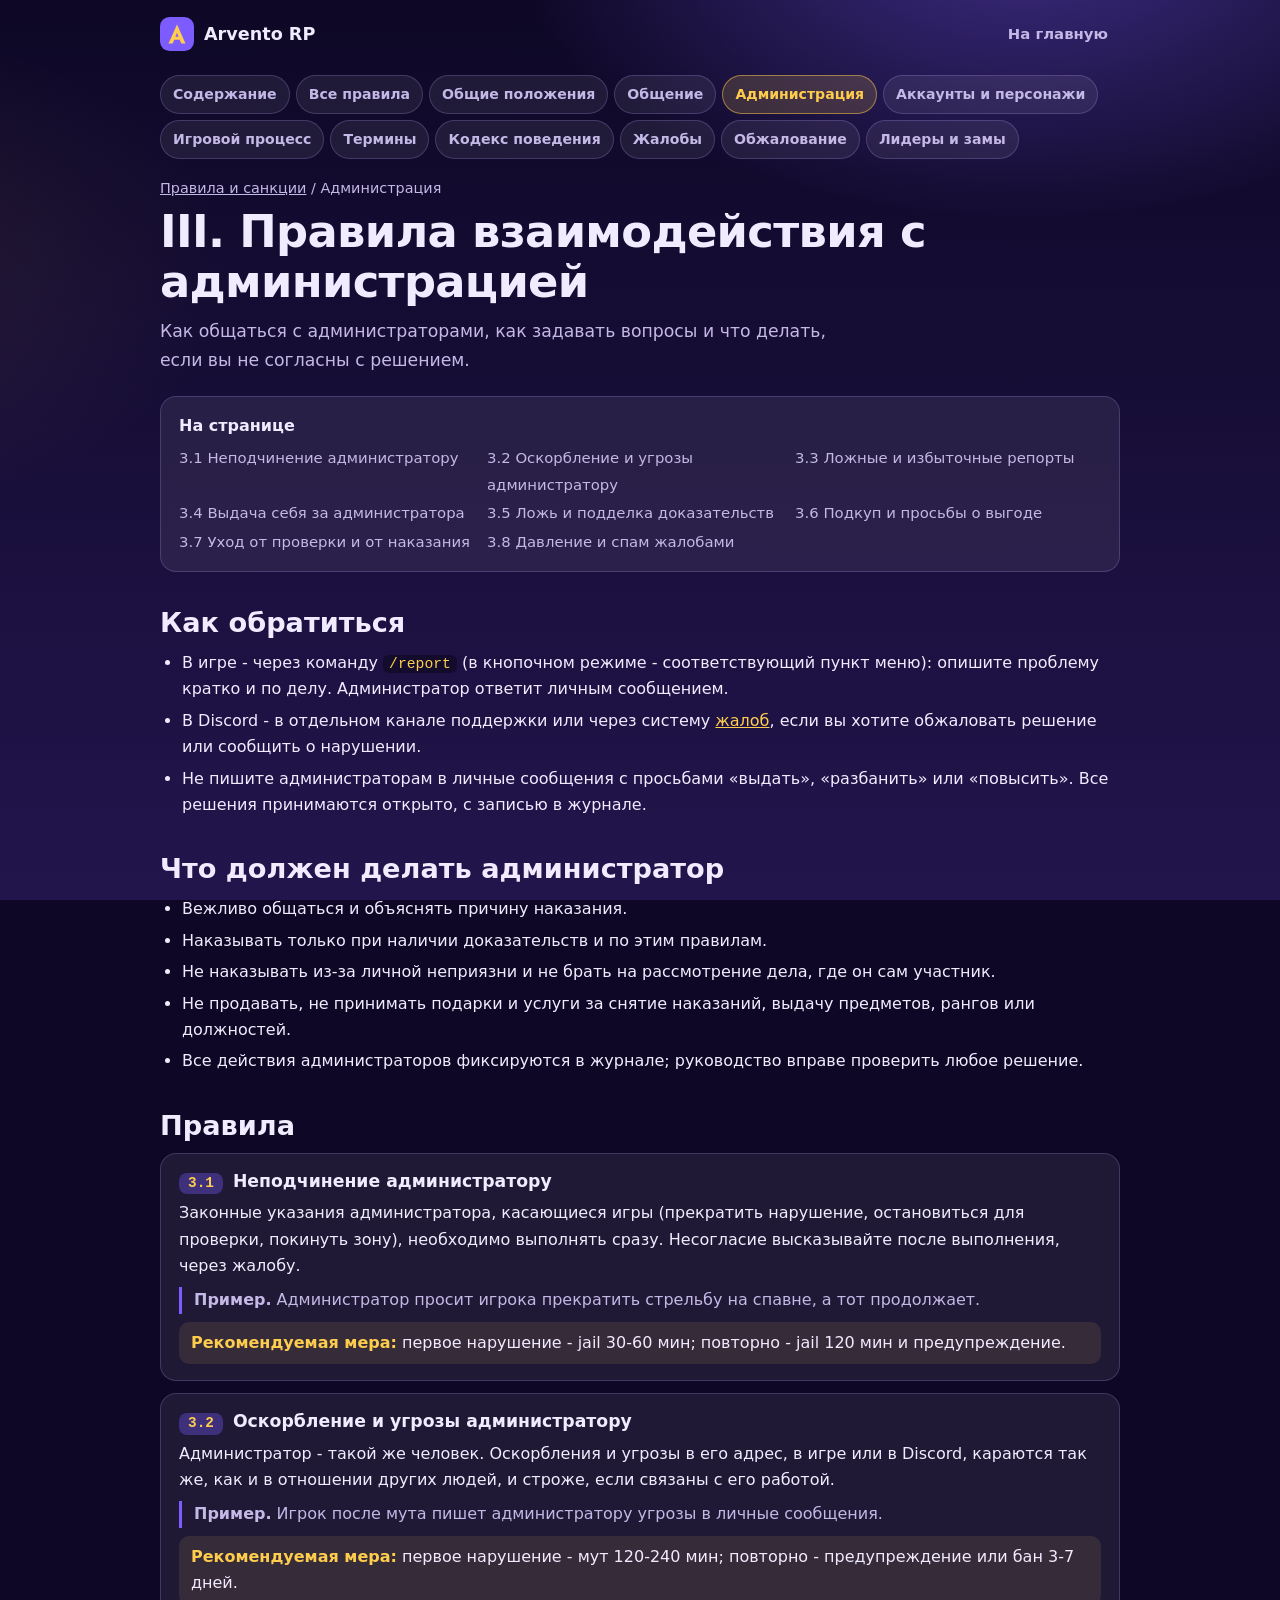
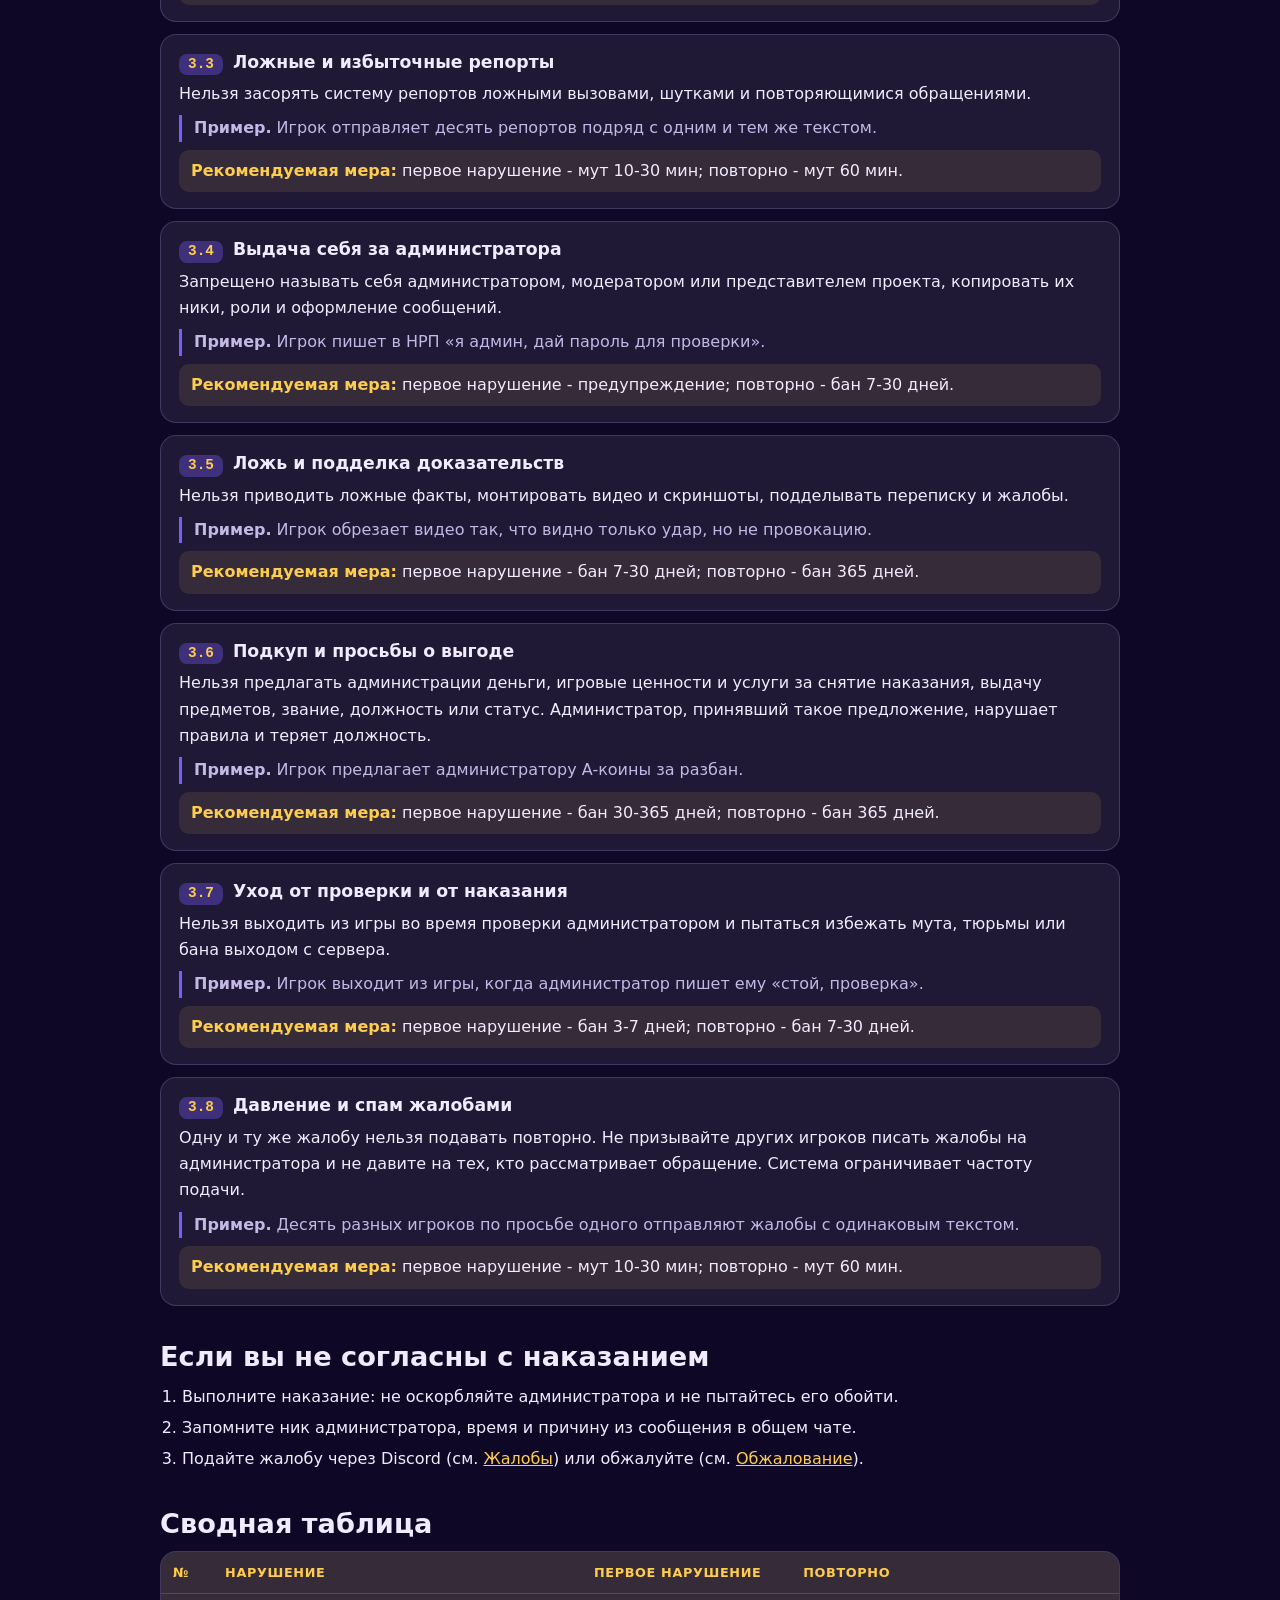
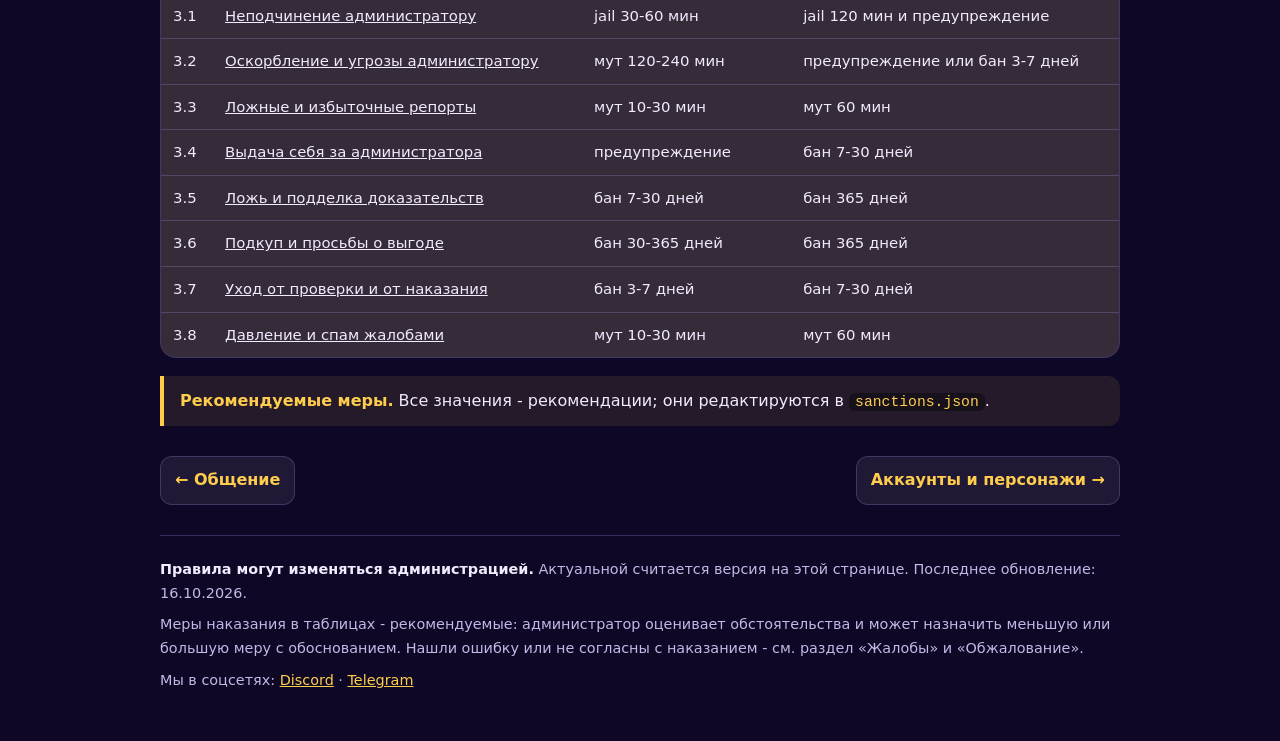
<file: docs/pravila/vzaimodeistvie-s-administraciei.html>
<!doctype html>
<html lang="ru">
<head>
<meta charset="utf-8">
<meta name="viewport" content="width=device-width, initial-scale=1, viewport-fit=cover">
<title>Правила: III. Правила взаимодействия с администрацией — Arvento RP</title>
<meta name="description" content="Как общаться с администраторами, как задавать вопросы и что делать, если вы не согласны с решением.">
<meta name="color-scheme" content="dark">
<meta name="theme-color" content="#0e0826">
<link rel="icon" href="data:image/svg+xml,%3Csvg xmlns='http://www.w3.org/2000/svg' viewBox='0 0 32 32'%3E%3Crect width='32' height='32' rx='9' fill='%237c5cff'/%3E%3Cpath fill='%23ffcd4d' fill-rule='evenodd' d='M16 7l8 18h-4l-1.4-3.5h-5.2L12 25H8zM14.6 18.5h2.8L16 14.8z'/%3E%3C/svg%3E">
<link rel="stylesheet" href="rules.css">
</head>
<body>
<header class="top"><div class="wrap">
<a class="brand" href="index.html"><svg class="logo" viewBox="0 0 32 32" aria-hidden="true"><rect width="32" height="32" rx="9" fill="#7c5cff"/><path fill="#ffcd4d" fill-rule="evenodd" d="M16 7l8 18h-4l-1.4-3.5h-5.2L12 25H8zM14.6 18.5h2.8L16 14.8z"/></svg><span>Arvento RP</span></a>
<a class="back" href="index.html">На главную</a>
</div></header>
<div class="wrap">
<nav class="tabs" aria-label="Разделы правил"><a href="index.html">Содержание</a><a href="vse-pravila.html">Все правила</a><a href="obshchie-polozheniya.html">Общие положения</a><a href="pravila-obshcheniya.html">Общение</a><a href="vzaimodeistvie-s-administraciei.html" aria-current="page">Администрация</a><a href="akkaunty-i-personazhi.html">Аккаунты и персонажи</a><a href="igrovoi-process.html">Игровой процесс</a><a href="terminy.html">Термины</a><a href="kodeks-povedeniya.html">Кодекс поведения</a><a href="zhaloby.html">Жалобы</a><a href="obzhalovanie.html">Обжалование</a><a href="pravila-liderov.html">Лидеры и замы</a></nav>
<main>
<p class="crumb"><a href="index.html">Правила и санкции</a> / Администрация</p>
<h1>III. Правила взаимодействия с администрацией</h1>
<p class="lead">Как общаться с администраторами, как задавать вопросы и что делать, если вы не согласны с решением.</p>
<nav class="toc card" aria-label="Содержание страницы"><strong>На странице</strong><ul><li><a href="#r3-1">3.1 Неподчинение администратору</a></li><li><a href="#r3-2">3.2 Оскорбление и угрозы администратору</a></li><li><a href="#r3-3">3.3 Ложные и избыточные репорты</a></li><li><a href="#r3-4">3.4 Выдача себя за администратора</a></li><li><a href="#r3-5">3.5 Ложь и подделка доказательств</a></li><li><a href="#r3-6">3.6 Подкуп и просьбы о выгоде</a></li><li><a href="#r3-7">3.7 Уход от проверки и от наказания</a></li><li><a href="#r3-8">3.8 Давление и спам жалобами</a></li></ul></nav><h2>Как обратиться</h2><ul><li>В игре - через команду <code>/report</code> (в кнопочном режиме - соответствующий пункт меню): опишите проблему кратко и по делу. Администратор ответит личным сообщением.</li><li>В Discord - в отдельном канале поддержки или через систему <a href="zhaloby.html">жалоб</a>, если вы хотите обжаловать решение или сообщить о нарушении.</li><li>Не пишите администраторам в личные сообщения с просьбами «выдать», «разбанить» или «повысить». Все решения принимаются открыто, с записью в журнале.</li></ul><h2>Что должен делать администратор</h2><ul><li>Вежливо общаться и объяснять причину наказания.</li><li>Наказывать только при наличии доказательств и по этим правилам.</li><li>Не наказывать из-за личной неприязни и не брать на рассмотрение дела, где он сам участник.</li><li>Не продавать, не принимать подарки и услуги за снятие наказаний, выдачу предметов, рангов или должностей.</li><li>Все действия администраторов фиксируются в журнале; руководство вправе проверить любое решение.</li></ul><h2>Правила</h2><article class="rule" id="r3-1"><h3><span class="rid">3.1</span>Неподчинение администратору</h3><p>Законные указания администратора, касающиеся игры (прекратить нарушение, остановиться для проверки, покинуть зону), необходимо выполнять сразу. Несогласие высказывайте после выполнения, через жалобу.</p><p class="ex"><strong>Пример.</strong> Администратор просит игрока прекратить стрельбу на спавне, а тот продолжает.</p><p class="sanc"><strong>Рекомендуемая мера:</strong> первое нарушение - jail 30-60 мин; повторно - jail 120 мин и предупреждение.</p></article><article class="rule" id="r3-2"><h3><span class="rid">3.2</span>Оскорбление и угрозы администратору</h3><p>Администратор - такой же человек. Оскорбления и угрозы в его адрес, в игре или в Discord, караются так же, как и в отношении других людей, и строже, если связаны с его работой.</p><p class="ex"><strong>Пример.</strong> Игрок после мута пишет администратору угрозы в личные сообщения.</p><p class="sanc"><strong>Рекомендуемая мера:</strong> первое нарушение - мут 120-240 мин; повторно - предупреждение или бан 3-7 дней.</p></article><article class="rule" id="r3-3"><h3><span class="rid">3.3</span>Ложные и избыточные репорты</h3><p>Нельзя засорять систему репортов ложными вызовами, шутками и повторяющимися обращениями.</p><p class="ex"><strong>Пример.</strong> Игрок отправляет десять репортов подряд с одним и тем же текстом.</p><p class="sanc"><strong>Рекомендуемая мера:</strong> первое нарушение - мут 10-30 мин; повторно - мут 60 мин.</p></article><article class="rule" id="r3-4"><h3><span class="rid">3.4</span>Выдача себя за администратора</h3><p>Запрещено называть себя администратором, модератором или представителем проекта, копировать их ники, роли и оформление сообщений.</p><p class="ex"><strong>Пример.</strong> Игрок пишет в НРП «я админ, дай пароль для проверки».</p><p class="sanc"><strong>Рекомендуемая мера:</strong> первое нарушение - предупреждение; повторно - бан 7-30 дней.</p></article><article class="rule" id="r3-5"><h3><span class="rid">3.5</span>Ложь и подделка доказательств</h3><p>Нельзя приводить ложные факты, монтировать видео и скриншоты, подделывать переписку и жалобы.</p><p class="ex"><strong>Пример.</strong> Игрок обрезает видео так, что видно только удар, но не провокацию.</p><p class="sanc"><strong>Рекомендуемая мера:</strong> первое нарушение - бан 7-30 дней; повторно - бан 365 дней.</p></article><article class="rule" id="r3-6"><h3><span class="rid">3.6</span>Подкуп и просьбы о выгоде</h3><p>Нельзя предлагать администрации деньги, игровые ценности и услуги за снятие наказания, выдачу предметов, звание, должность или статус. Администратор, принявший такое предложение, нарушает правила и теряет должность.</p><p class="ex"><strong>Пример.</strong> Игрок предлагает администратору A-коины за разбан.</p><p class="sanc"><strong>Рекомендуемая мера:</strong> первое нарушение - бан 30-365 дней; повторно - бан 365 дней.</p></article><article class="rule" id="r3-7"><h3><span class="rid">3.7</span>Уход от проверки и от наказания</h3><p>Нельзя выходить из игры во время проверки администратором и пытаться избежать мута, тюрьмы или бана выходом с сервера.</p><p class="ex"><strong>Пример.</strong> Игрок выходит из игры, когда администратор пишет ему «стой, проверка».</p><p class="sanc"><strong>Рекомендуемая мера:</strong> первое нарушение - бан 3-7 дней; повторно - бан 7-30 дней.</p></article><article class="rule" id="r3-8"><h3><span class="rid">3.8</span>Давление и спам жалобами</h3><p>Одну и ту же жалобу нельзя подавать повторно. Не призывайте других игроков писать жалобы на администратора и не давите на тех, кто рассматривает обращение. Система ограничивает частоту подачи.</p><p class="ex"><strong>Пример.</strong> Десять разных игроков по просьбе одного отправляют жалобы с одинаковым текстом.</p><p class="sanc"><strong>Рекомендуемая мера:</strong> первое нарушение - мут 10-30 мин; повторно - мут 60 мин.</p></article><h2>Если вы не согласны с наказанием</h2><ol><li>Выполните наказание: не оскорбляйте администратора и не пытайтесь его обойти.</li><li>Запомните ник администратора, время и причину из сообщения в общем чате.</li><li>Подайте жалобу через Discord (см. <a href="zhaloby.html">Жалобы</a>) или обжалуйте (см. <a href="obzhalovanie.html">Обжалование</a>).</li></ol><h2>Сводная таблица</h2><div class="tablewrap"><table class="sanc"><thead><tr><th>№</th><th>Нарушение</th><th>Первое нарушение</th><th>Повторно</th></tr></thead><tbody><tr><td data-l="№">3.1</td><td data-l="Нарушение"><a href="vzaimodeistvie-s-administraciei.html#r3-1">Неподчинение администратору</a></td><td data-l="Первое нарушение">jail 30-60 мин</td><td data-l="Повторно">jail 120 мин и предупреждение</td></tr><tr><td data-l="№">3.2</td><td data-l="Нарушение"><a href="vzaimodeistvie-s-administraciei.html#r3-2">Оскорбление и угрозы администратору</a></td><td data-l="Первое нарушение">мут 120-240 мин</td><td data-l="Повторно">предупреждение или бан 3-7 дней</td></tr><tr><td data-l="№">3.3</td><td data-l="Нарушение"><a href="vzaimodeistvie-s-administraciei.html#r3-3">Ложные и избыточные репорты</a></td><td data-l="Первое нарушение">мут 10-30 мин</td><td data-l="Повторно">мут 60 мин</td></tr><tr><td data-l="№">3.4</td><td data-l="Нарушение"><a href="vzaimodeistvie-s-administraciei.html#r3-4">Выдача себя за администратора</a></td><td data-l="Первое нарушение">предупреждение</td><td data-l="Повторно">бан 7-30 дней</td></tr><tr><td data-l="№">3.5</td><td data-l="Нарушение"><a href="vzaimodeistvie-s-administraciei.html#r3-5">Ложь и подделка доказательств</a></td><td data-l="Первое нарушение">бан 7-30 дней</td><td data-l="Повторно">бан 365 дней</td></tr><tr><td data-l="№">3.6</td><td data-l="Нарушение"><a href="vzaimodeistvie-s-administraciei.html#r3-6">Подкуп и просьбы о выгоде</a></td><td data-l="Первое нарушение">бан 30-365 дней</td><td data-l="Повторно">бан 365 дней</td></tr><tr><td data-l="№">3.7</td><td data-l="Нарушение"><a href="vzaimodeistvie-s-administraciei.html#r3-7">Уход от проверки и от наказания</a></td><td data-l="Первое нарушение">бан 3-7 дней</td><td data-l="Повторно">бан 7-30 дней</td></tr><tr><td data-l="№">3.8</td><td data-l="Нарушение"><a href="vzaimodeistvie-s-administraciei.html#r3-8">Давление и спам жалобами</a></td><td data-l="Первое нарушение">мут 10-30 мин</td><td data-l="Повторно">мут 60 мин</td></tr></tbody></table></div><div class="note edit"><strong>Рекомендуемые меры.</strong> Все значения - рекомендации; они редактируются в <code>sanctions.json</code>.</div>
<nav class="pn" aria-label="Соседние страницы"><span><a href="pravila-obshcheniya.html">&larr; Общение</a></span><span><a href="akkaunty-i-personazhi.html">Аккаунты и персонажи &rarr;</a></span></nav>
</main>
<footer class="foot">
<p><strong>Правила могут изменяться администрацией.</strong> Актуальной считается версия на этой странице. Последнее обновление: 16.10.2026.</p>
<p>Меры наказания в таблицах - рекомендуемые: администратор оценивает обстоятельства и может назначить меньшую или большую меру с обоснованием. Нашли ошибку или не согласны с наказанием - см. раздел «Жалобы» и «Обжалование».</p>
<p>Мы в соцсетях: <a href="https://discord.gg/J7GY6a5fT">Discord</a> · <a href="https://t.me/ArventoRP">Telegram</a></p></footer>
</div>
</body>
</html>
</file>
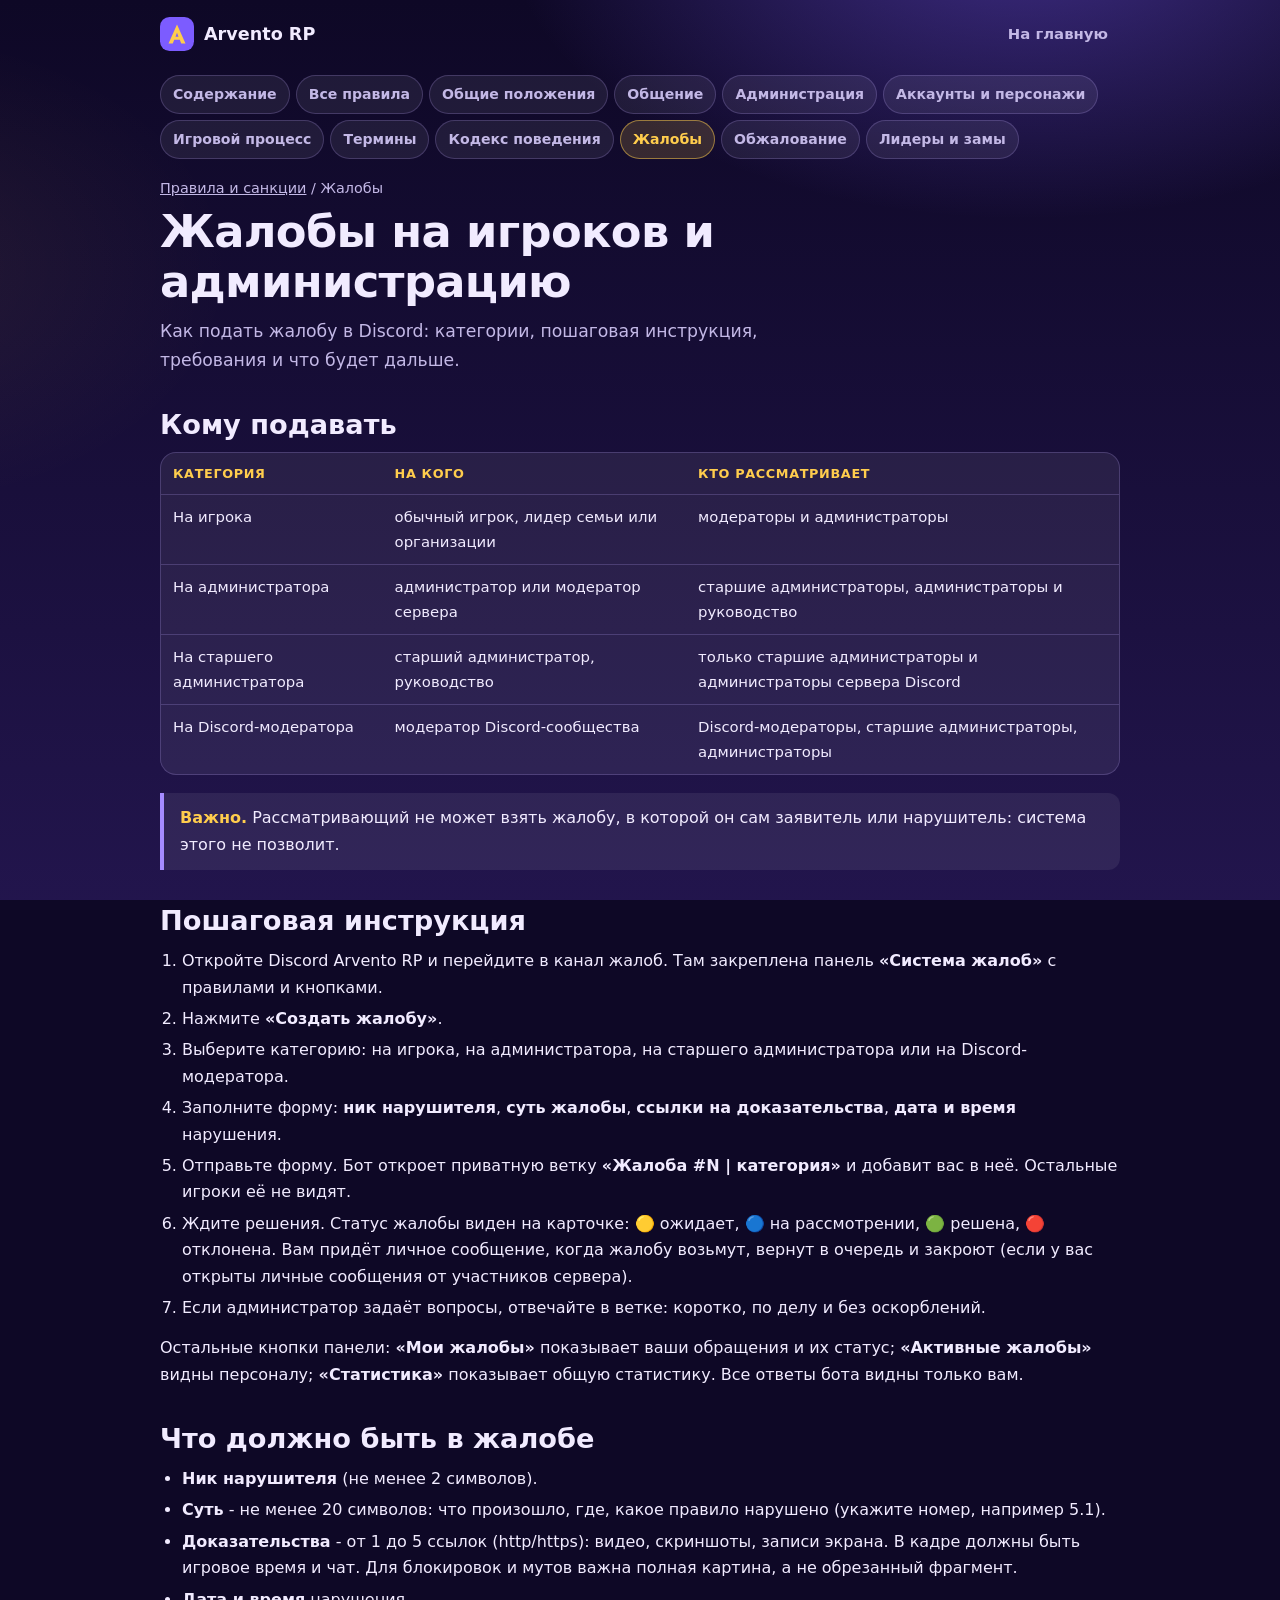
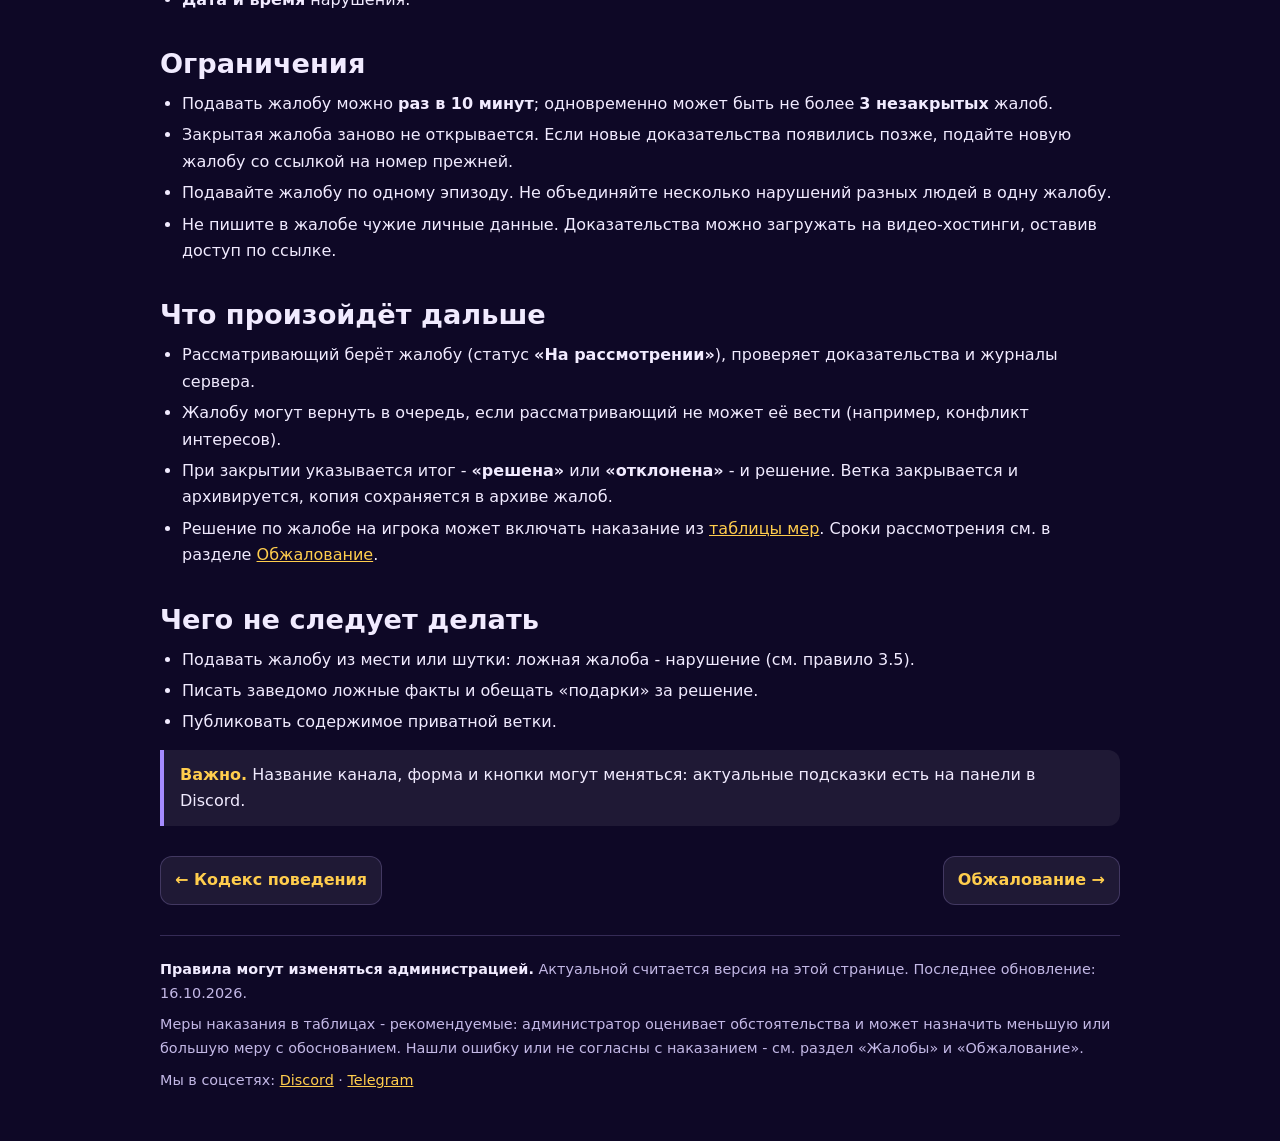
<file: docs/pravila/zhaloby.html>
<!doctype html>
<html lang="ru">
<head>
<meta charset="utf-8">
<meta name="viewport" content="width=device-width, initial-scale=1, viewport-fit=cover">
<title>Правила: Жалобы на игроков и администрацию — Arvento RP</title>
<meta name="description" content="Как подать жалобу в Discord: категории, пошаговая инструкция, требования и что будет дальше.">
<meta name="color-scheme" content="dark">
<meta name="theme-color" content="#0e0826">
<link rel="icon" href="data:image/svg+xml,%3Csvg xmlns='http://www.w3.org/2000/svg' viewBox='0 0 32 32'%3E%3Crect width='32' height='32' rx='9' fill='%237c5cff'/%3E%3Cpath fill='%23ffcd4d' fill-rule='evenodd' d='M16 7l8 18h-4l-1.4-3.5h-5.2L12 25H8zM14.6 18.5h2.8L16 14.8z'/%3E%3C/svg%3E">
<link rel="stylesheet" href="rules.css">
</head>
<body>
<header class="top"><div class="wrap">
<a class="brand" href="index.html"><svg class="logo" viewBox="0 0 32 32" aria-hidden="true"><rect width="32" height="32" rx="9" fill="#7c5cff"/><path fill="#ffcd4d" fill-rule="evenodd" d="M16 7l8 18h-4l-1.4-3.5h-5.2L12 25H8zM14.6 18.5h2.8L16 14.8z"/></svg><span>Arvento RP</span></a>
<a class="back" href="index.html">На главную</a>
</div></header>
<div class="wrap">
<nav class="tabs" aria-label="Разделы правил"><a href="index.html">Содержание</a><a href="vse-pravila.html">Все правила</a><a href="obshchie-polozheniya.html">Общие положения</a><a href="pravila-obshcheniya.html">Общение</a><a href="vzaimodeistvie-s-administraciei.html">Администрация</a><a href="akkaunty-i-personazhi.html">Аккаунты и персонажи</a><a href="igrovoi-process.html">Игровой процесс</a><a href="terminy.html">Термины</a><a href="kodeks-povedeniya.html">Кодекс поведения</a><a href="zhaloby.html" aria-current="page">Жалобы</a><a href="obzhalovanie.html">Обжалование</a><a href="pravila-liderov.html">Лидеры и замы</a></nav>
<main>
<p class="crumb"><a href="index.html">Правила и санкции</a> / Жалобы</p>
<h1>Жалобы на игроков и администрацию</h1>
<p class="lead">Как подать жалобу в Discord: категории, пошаговая инструкция, требования и что будет дальше.</p>
<h2>Кому подавать</h2><div class="tablewrap"><table class=""><thead><tr><th>Категория</th><th>На кого</th><th>Кто рассматривает</th></tr></thead><tbody><tr><td data-l="Категория">На игрока</td><td data-l="На кого">обычный игрок, лидер семьи или организации</td><td data-l="Кто рассматривает">модераторы и администраторы</td></tr><tr><td data-l="Категория">На администратора</td><td data-l="На кого">администратор или модератор сервера</td><td data-l="Кто рассматривает">старшие администраторы, администраторы и руководство</td></tr><tr><td data-l="Категория">На старшего администратора</td><td data-l="На кого">старший администратор, руководство</td><td data-l="Кто рассматривает">только старшие администраторы и администраторы сервера Discord</td></tr><tr><td data-l="Категория">На Discord-модератора</td><td data-l="На кого">модератор Discord-сообщества</td><td data-l="Кто рассматривает">Discord-модераторы, старшие администраторы, администраторы</td></tr></tbody></table></div><div class="note"><strong>Важно.</strong> Рассматривающий не может взять жалобу, в которой он сам заявитель или нарушитель: система этого не позволит.</div><h2>Пошаговая инструкция</h2><ol><li>Откройте Discord Arvento RP и перейдите в канал жалоб. Там закреплена панель <strong>«Система жалоб»</strong> с правилами и кнопками.</li><li>Нажмите <strong>«Создать жалобу»</strong>.</li><li>Выберите категорию: на игрока, на администратора, на старшего администратора или на Discord-модератора.</li><li>Заполните форму: <strong>ник нарушителя</strong>, <strong>суть жалобы</strong>, <strong>ссылки на доказательства</strong>, <strong>дата и время</strong> нарушения.</li><li>Отправьте форму. Бот откроет приватную ветку <strong>«Жалоба #N | категория»</strong> и добавит вас в неё. Остальные игроки её не видят.</li><li>Ждите решения. Статус жалобы виден на карточке: 🟡 ожидает, 🔵 на рассмотрении, 🟢 решена, 🔴 отклонена. Вам придёт личное сообщение, когда жалобу возьмут, вернут в очередь и закроют (если у вас открыты личные сообщения от участников сервера).</li><li>Если администратор задаёт вопросы, отвечайте в ветке: коротко, по делу и без оскорблений.</li></ol><p>Остальные кнопки панели: <strong>«Мои жалобы»</strong> показывает ваши обращения и их статус; <strong>«Активные жалобы»</strong> видны персоналу; <strong>«Статистика»</strong> показывает общую статистику. Все ответы бота видны только вам.</p><h2>Что должно быть в жалобе</h2><ul><li><strong>Ник нарушителя</strong> (не менее 2 символов).</li><li><strong>Суть</strong> - не менее 20 символов: что произошло, где, какое правило нарушено (укажите номер, например 5.1).</li><li><strong>Доказательства</strong> - от 1 до 5 ссылок (http/https): видео, скриншоты, записи экрана. В кадре должны быть игровое время и чат. Для блокировок и мутов важна полная картина, а не обрезанный фрагмент.</li><li><strong>Дата и время</strong> нарушения.</li></ul><h2>Ограничения</h2><ul><li>Подавать жалобу можно <strong>раз в 10 минут</strong>; одновременно может быть не более <strong>3 незакрытых</strong> жалоб.</li><li>Закрытая жалоба заново не открывается. Если новые доказательства появились позже, подайте новую жалобу со ссылкой на номер прежней.</li><li>Подавайте жалобу по одному эпизоду. Не объединяйте несколько нарушений разных людей в одну жалобу.</li><li>Не пишите в жалобе чужие личные данные. Доказательства можно загружать на видео-хостинги, оставив доступ по ссылке.</li></ul><h2>Что произойдёт дальше</h2><ul><li>Рассматривающий берёт жалобу (статус <strong>«На рассмотрении»</strong>), проверяет доказательства и журналы сервера.</li><li>Жалобу могут вернуть в очередь, если рассматривающий не может её вести (например, конфликт интересов).</li><li>При закрытии указывается итог - <strong>«решена»</strong> или <strong>«отклонена»</strong> - и решение. Ветка закрывается и архивируется, копия сохраняется в архиве жалоб.</li><li>Решение по жалобе на игрока может включать наказание из <a href="kodeks-povedeniya.html">таблицы мер</a>. Сроки рассмотрения см. в разделе <a href="obzhalovanie.html">Обжалование</a>.</li></ul><h2>Чего не следует делать</h2><ul><li>Подавать жалобу из мести или шутки: ложная жалоба - нарушение (см. правило 3.5).</li><li>Писать заведомо ложные факты и обещать «подарки» за решение.</li><li>Публиковать содержимое приватной ветки.</li></ul><div class="note"><strong>Важно.</strong> Название канала, форма и кнопки могут меняться: актуальные подсказки есть на панели в Discord.</div>
<nav class="pn" aria-label="Соседние страницы"><span><a href="kodeks-povedeniya.html">&larr; Кодекс поведения</a></span><span><a href="obzhalovanie.html">Обжалование &rarr;</a></span></nav>
</main>
<footer class="foot">
<p><strong>Правила могут изменяться администрацией.</strong> Актуальной считается версия на этой странице. Последнее обновление: 16.10.2026.</p>
<p>Меры наказания в таблицах - рекомендуемые: администратор оценивает обстоятельства и может назначить меньшую или большую меру с обоснованием. Нашли ошибку или не согласны с наказанием - см. раздел «Жалобы» и «Обжалование».</p>
<p>Мы в соцсетях: <a href="https://discord.gg/J7GY6a5fT">Discord</a> · <a href="https://t.me/ArventoRP">Telegram</a></p></footer>
</div>
</body>
</html>
</file>
<file: docs/pravila/rules.css>
:root{
  color-scheme:dark;
  --bg0:#0e0826;--bg1:#2a1a5c;
  --violet:#7c5cff;--violet-2:#a58bff;
  --gold:#ffcd4d;--gold-2:#ffb21e;
  --text:#f1ebff;--muted:#c3b8e6;
  --glass:rgba(255,255,255,.07);--glass-2:rgba(255,255,255,.11);
  --line:rgba(190,170,255,.22);
  --r:16px;
  --mono:ui-monospace,SFMono-Regular,Menlo,Consolas,"Liberation Mono",monospace;
}
*,*::before,*::after{box-sizing:border-box}
html{background:var(--bg0);-webkit-text-size-adjust:100%;text-size-adjust:100%;scroll-behavior:smooth;scroll-padding-top:12px}
body{
  margin:0;min-height:100vh;color:var(--text);overflow-wrap:break-word;
  background:
    radial-gradient(800px 460px at 80% -80px,rgba(124,92,255,.45),transparent 65%),
    radial-gradient(600px 400px at -10% 30%,rgba(255,205,77,.07),transparent 60%),
    linear-gradient(180deg,var(--bg0),var(--bg1) 140%);
  background-attachment:fixed;
  font:16px/1.65 system-ui,-apple-system,"Segoe UI",Roboto,"Helvetica Neue",Arial,"Noto Sans",sans-serif;
}
a{color:var(--gold)}
code{font-family:var(--mono);padding:1px 6px;border-radius:6px;background:rgba(0,0,0,.35);color:var(--gold);font-size:.92em}
:focus-visible{outline:3px solid var(--gold);outline-offset:3px;border-radius:6px}
.wrap{width:min(960px,100% - 32px);margin-inline:auto}

.top{padding:14px 0}
.top .wrap{display:flex;align-items:center;justify-content:space-between;gap:12px}
.brand{display:flex;align-items:center;gap:10px;color:var(--text);text-decoration:none;font-weight:800;font-size:1.1rem}
.logo{width:34px;height:34px;flex:none}
.back{padding:8px 12px;border-radius:10px;color:var(--muted);text-decoration:none;font-weight:600;font-size:.93rem}
.back:hover{color:var(--text);background:var(--glass)}

.tabs{display:flex;flex-wrap:wrap;gap:6px;margin:6px 0 18px}
.tabs a{padding:7px 12px;border:1px solid var(--line);border-radius:999px;background:var(--glass);color:var(--muted);text-decoration:none;font-size:.88rem;font-weight:600}
.tabs a:hover{color:var(--text);border-color:var(--violet-2)}
.tabs a[aria-current]{background:rgba(255,205,77,.16);border-color:rgba(255,205,77,.5);color:var(--gold)}

.crumb{margin:0;color:var(--muted);font-size:.9rem}
.crumb a{color:var(--muted)}
h1{margin:6px 0 10px;font-size:clamp(1.8rem,1.2rem + 3vw,2.8rem);line-height:1.12;letter-spacing:-.015em}
.lead{margin:0 0 22px;max-width:62ch;color:var(--muted);font-size:1.08rem}
h2{margin:34px 0 10px;font-size:clamp(1.3rem,1.05rem + 1.2vw,1.7rem);line-height:1.25;color:var(--text)}
h3{margin:0 0 6px;font-size:1.08rem;line-height:1.35}
p{margin:0 0 12px}
ul,ol{margin:0 0 14px;padding-left:22px}
li{margin-bottom:5px}
strong{font-weight:700}

.card{padding:16px 18px;border:1px solid var(--line);border-radius:var(--r);background:var(--glass)}
.tiles{display:grid;gap:12px;grid-template-columns:repeat(auto-fit,minmax(min(100%,270px),1fr));margin-bottom:10px}
.tile{display:flex;flex-direction:column;gap:6px;color:var(--text);text-decoration:none}
.tile:hover{border-color:var(--gold);background:var(--glass-2)}
.tile strong{font-size:1.05rem}
.tile span:last-child{color:var(--muted);font-size:.93rem}
.tn{display:grid;place-items:center;width:32px;height:32px;border-radius:50%;background:linear-gradient(135deg,var(--gold),var(--gold-2));color:#20123f;font-weight:800;font-size:.92rem}

.toc{margin:0 0 18px}
.toc ul{margin:6px 0 0;padding:0;list-style:none;display:grid;gap:2px;grid-template-columns:repeat(auto-fit,minmax(min(100%,300px),1fr))}
.toc li{margin:0}
.toc a{text-decoration:none;color:var(--muted);font-size:.93rem}
.toc a:hover{color:var(--gold)}

.rule{margin:0 0 12px;padding:16px 18px;border:1px solid var(--line);border-radius:var(--r);background:var(--glass)}
.rule:target{border-color:var(--gold);box-shadow:0 0 0 3px rgba(255,205,77,.2)}
.rid{display:inline-block;margin-right:10px;padding:1px 9px;border-radius:8px;background:rgba(124,92,255,.35);color:var(--gold);font-family:var(--mono);font-size:.9rem}
.rule p{margin:0 0 8px}
.ex{color:var(--muted);padding-left:12px;border-left:3px solid var(--violet)}
.sanc{margin:0!important;padding:8px 12px;border-radius:10px;background:rgba(255,205,77,.1);color:var(--text)}
.sanc strong{color:var(--gold)}

.note{margin:0 0 14px;padding:12px 16px;border-left:4px solid var(--violet-2);border-radius:0 12px 12px 0;background:var(--glass)}
.note.edit{border-left-color:var(--gold);background:rgba(255,205,77,.09)}
.note strong:first-child{color:var(--gold)}

.tablewrap{margin:0 0 18px;overflow-x:auto;border:1px solid var(--line);border-radius:var(--r);background:var(--glass)}
table{width:100%;border-collapse:collapse;font-size:.93rem}
th,td{padding:10px 12px;text-align:left;vertical-align:top;border-bottom:1px solid var(--line)}
th{color:var(--gold);font-size:.8rem;letter-spacing:.05em;text-transform:uppercase;white-space:nowrap}
tbody tr:last-child td{border-bottom:0}
td a{color:var(--text)}
@media (max-width:640px){
  .tablewrap{border:0;background:none;overflow:visible}
  table,tbody,tr,td{display:block;width:100%}
  thead{position:absolute;width:1px;height:1px;overflow:hidden;clip:rect(0 0 0 0)}
  tr{margin-bottom:10px;border:1px solid var(--line);border-radius:var(--r);background:var(--glass);overflow:hidden}
  td{border-bottom:1px solid var(--line);padding:8px 14px}
  td::before{content:attr(data-l);display:block;color:var(--gold);font-size:.74rem;letter-spacing:.05em;text-transform:uppercase}
}

.pn{display:flex;justify-content:space-between;gap:12px;flex-wrap:wrap;margin:30px 0 0}
.pn a{display:inline-block;padding:10px 14px;border:1px solid var(--line);border-radius:12px;background:var(--glass);text-decoration:none;font-weight:600}
.pn a:hover{border-color:var(--gold)}
.foot{margin-top:30px;padding:22px 0 40px;border-top:1px solid var(--line);color:var(--muted);font-size:.9rem}
.foot p{margin:0 0 8px}
.foot strong{color:var(--text)}

@media (prefers-reduced-motion:reduce){html{scroll-behavior:auto}}
</file>
